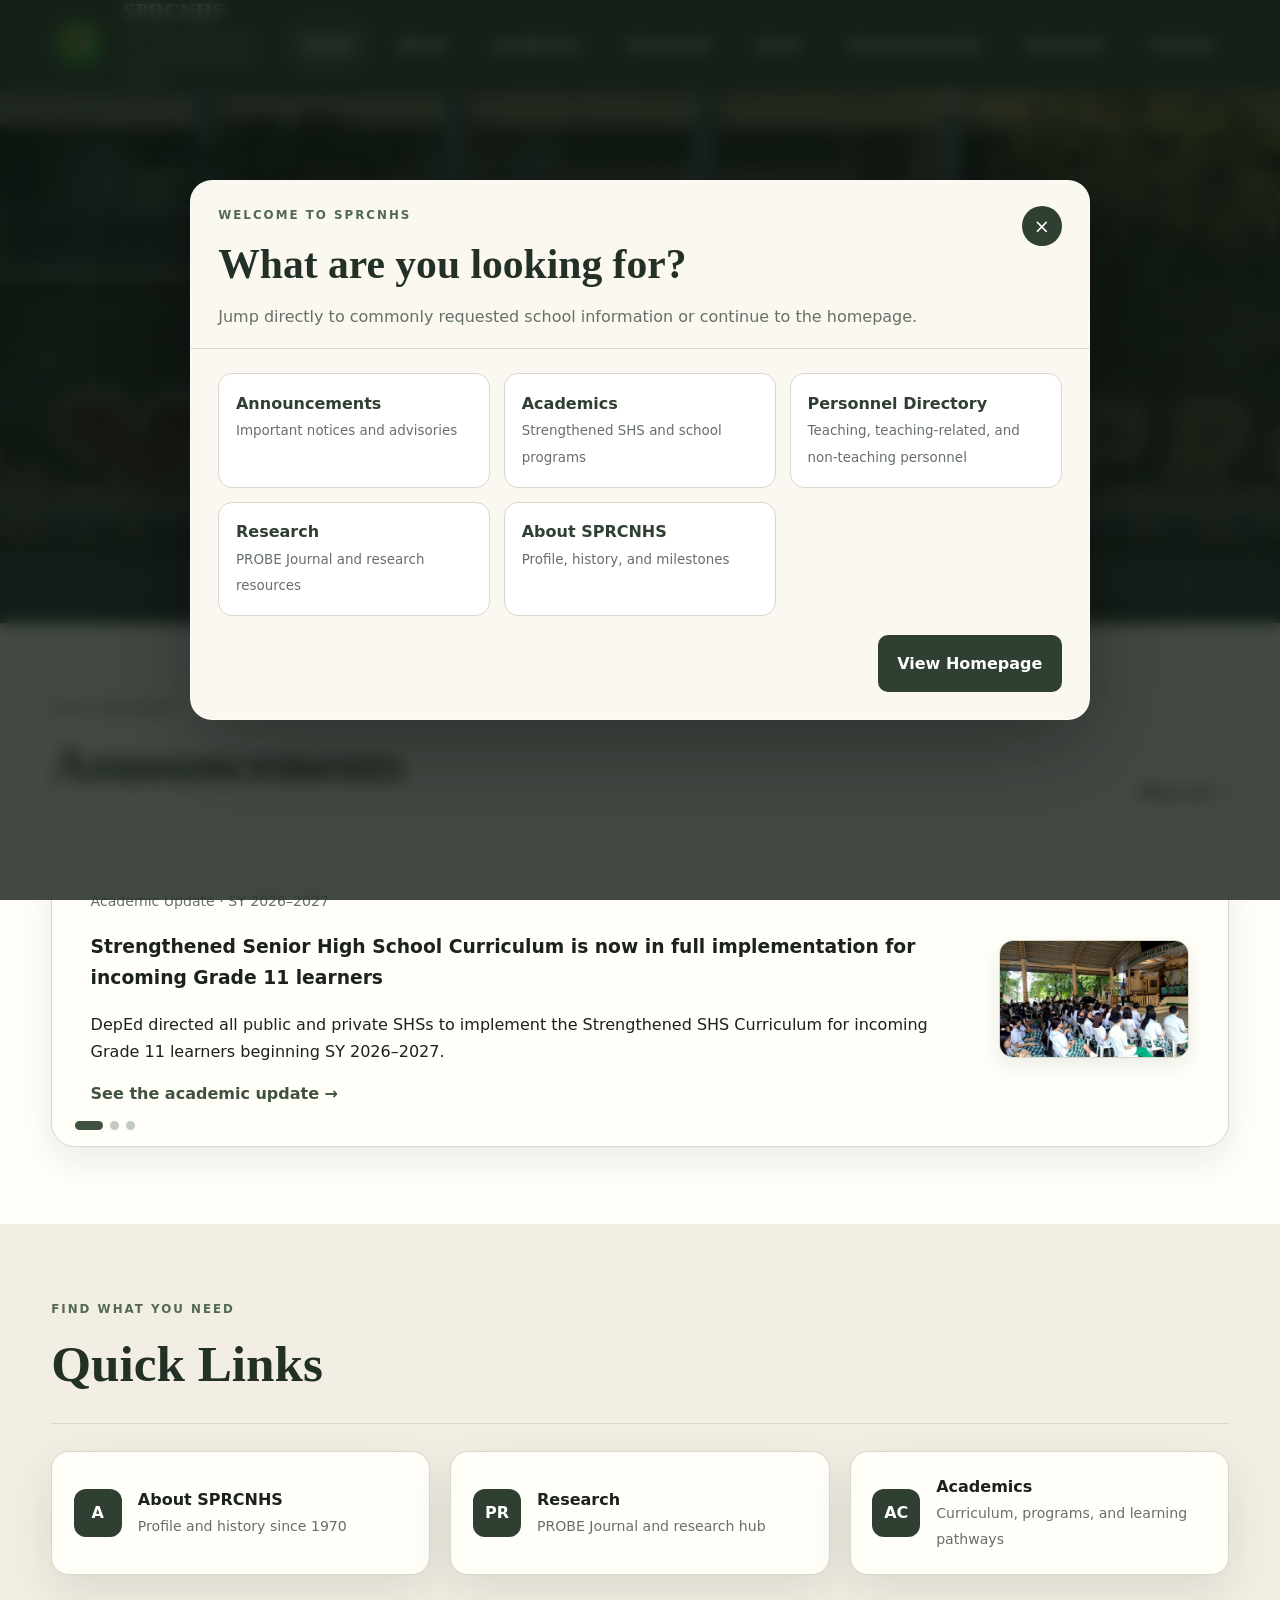
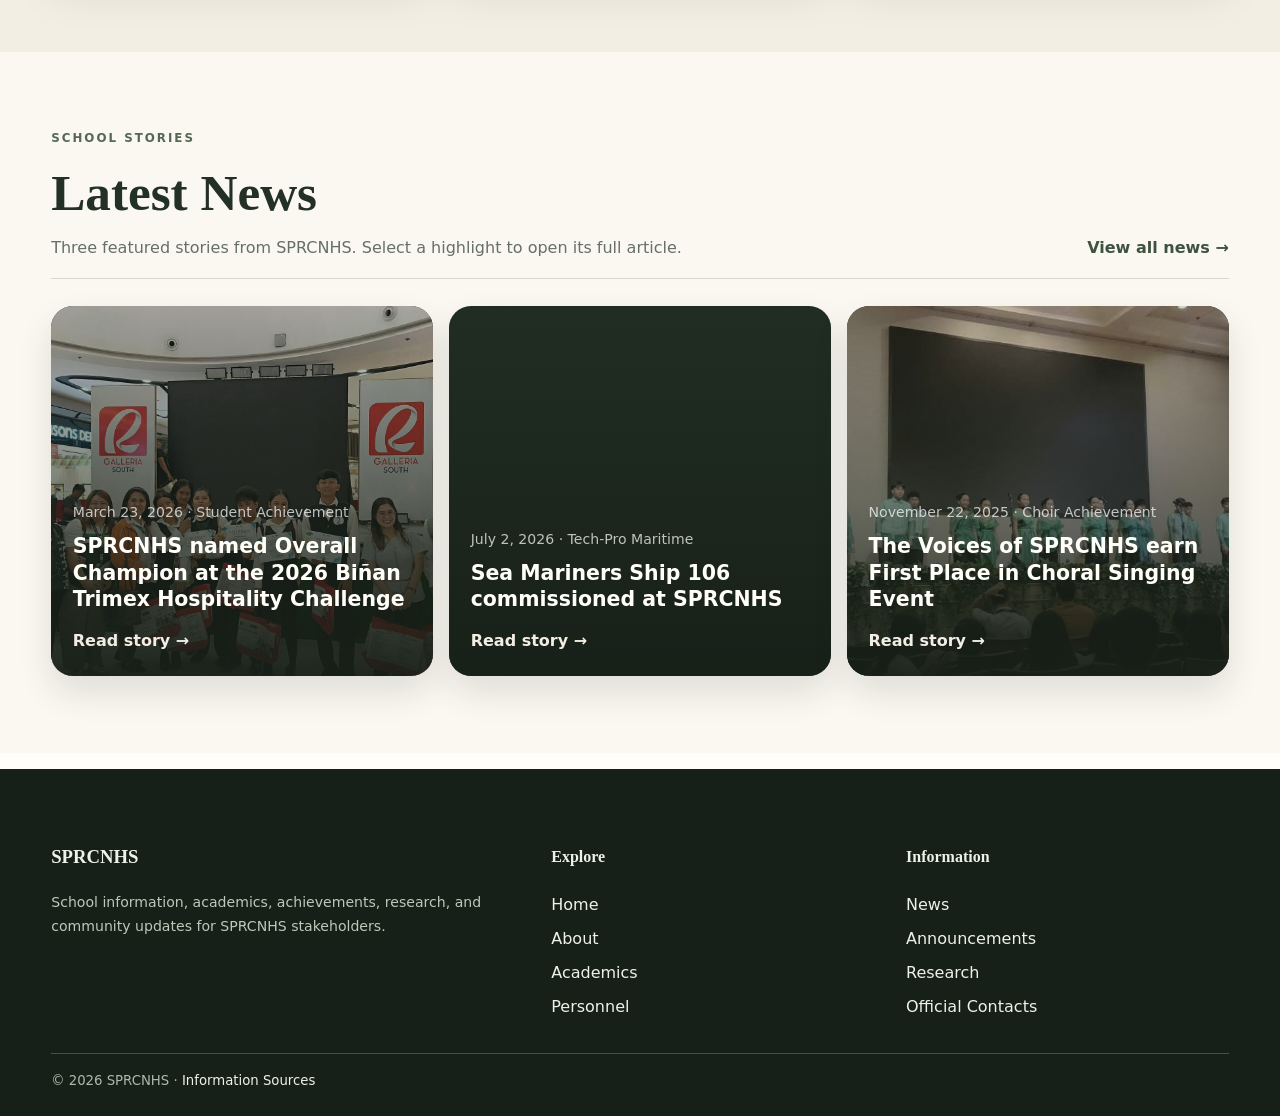
<file: index.html>
<!DOCTYPE html>
<html lang="en">
 <head>
  <meta charset="utf-8"/>
  <meta content="width=device-width, initial-scale=1" name="viewport"/>
  <link href="assets/images/school-logo.png" rel="icon" type="image/png"/>
  <title>
   Home | SPRCNHS
  </title>
  <link href="css/style.css" rel="stylesheet"/>
 </head>
 <body>
  <header class="site-header">
   <div class="container nav-wrap">
    <a class="brand" href="index.html">
     <img alt="SPRCNHS logo" class="brand-logo" src="assets/images/school-logo.png"/>
     <div class="brand-text">
      <strong>
       SPRCNHS
      </strong>
      <span>
       San Pedro Relocation Center National High School
      </span>
     </div>
    </a>
    <button aria-expanded="false" class="menu-btn" type="button">
     Menu
    </button>
    <nav aria-label="Primary navigation" class="nav">
     <a href="index.html">
      Home
     </a>
     <a href="about.html">
      About
     </a>
     <a href="academics.html">
      Academics
     </a>
     <a href="personnel.html">
      Personnel
     </a>
     <a href="news.html">
      News
     </a>
     <a href="announcements.html">
      Announcements
     </a>
     <a href="research.html">
      Research
     </a>
     <a href="contact.html">
      Contact
     </a>
    </nav>
   </div>
  </header>
  <div aria-labelledby="welcome-title" aria-modal="true" class="welcome-overlay" id="welcome-overlay" role="dialog">
   <div class="welcome-dialog">
    <div class="welcome-head">
     <div>
      <div class="eyebrow">
       Welcome to SPRCNHS
      </div>
      <h2 id="welcome-title">
       What are you looking for?
      </h2>
      <p>
       Jump directly to commonly requested school information or continue to the homepage.
      </p>
     </div>
     <button aria-label="Close" class="close-modal" data-close-welcome="" type="button">
      &times;
     </button>
    </div>
    <div class="welcome-body">
     <div class="recommend-grid">
      <a class="recommend-card" href="announcements.html">
       <strong>
        Announcements
       </strong>
       <span>
        Important notices and advisories
       </span>
      </a>
      <a class="recommend-card" href="academics.html">
       <strong>
        Academics
       </strong>
       <span>
        Strengthened SHS and school programs
       </span>
      </a>
      <a class="recommend-card" href="personnel.html">
       <strong>
        Personnel Directory
       </strong>
       <span>
        Teaching, teaching-related, and non-teaching personnel
       </span>
      </a>
      <a class="recommend-card" href="research.html">
       <strong>
        Research
       </strong>
       <span>
        PROBE Journal and research resources
       </span>
      </a>
      <a class="recommend-card" href="about.html">
       <strong>
        About SPRCNHS
       </strong>
       <span>
        Profile, history, and milestones
       </span>
      </a>
     </div>
     <div class="welcome-footer">
      <button class="btn btn-green" data-close-welcome="" type="button">
       View Homepage
      </button>
     </div>
    </div>
   </div>
  </div>
  <main>
   <section class="school-identity-hero" data-hero-carousel="" data-interval="6500">
    <div aria-hidden="true" class="hero-background-carousel">
     <div aria-hidden="true" class="hero-bg-slide active" data-hero-slide="" style="background-image:url('assets/images/school-campus-love-sprcnhs.png')">
     </div>
     <div aria-hidden="true" class="hero-bg-slide" data-hero-slide="" style="background-image:url('assets/images/adminbldg.png')">
     </div>
     <div aria-hidden="true" class="hero-bg-slide" data-hero-slide="" style="background-image:url('assets/images/voices-sprcnhs-medals-group.png')">
     </div>
     <div aria-hidden="true" class="hero-bg-slide" data-hero-slide="" style="background-image:url('assets/images/adopt-a-ship1.png')">
     </div>
     <div aria-hidden="true" class="hero-bg-slide" data-hero-slide="" style="background-image:url('assets/images/homepage-carousel-school-event.png')">
     </div>
     <div aria-hidden="true" class="hero-bg-slide" data-hero-slide="" style="background-image:url('assets/images/homepage-carousel-scout-investiture-2026.png')">
     </div>
     <div aria-hidden="true" class="hero-bg-slide" data-hero-slide="" style="background-image:url('assets/images/homepage-carousel-student-assembly.png')">
     </div>
     <div aria-hidden="true" class="hero-bg-slide" data-hero-slide="" style="background-image:url('assets/images/homepage-carousel-school-activity.png')">
     </div>
     <div aria-hidden="true" class="hero-bg-slide" data-hero-slide="" style="background-image:url('assets/images/adopt-a-ship2.png')">
     </div>
     <div aria-hidden="true" class="hero-bg-slide" data-hero-slide="" style="background-image:url('assets/images/sea-mariners.jpg')">
     </div>
     <div aria-hidden="true" class="hero-bg-slide" data-hero-slide="" style="background-image:url('assets/images/binan-trimex.jpg')">
     </div>
    </div>
    <div aria-hidden="true" class="hero-carousel-shade">
    </div>
    <button aria-label="Previous background image" class="hero-arrow hero-arrow-prev" data-hero-prev="" type="button">
     &lsaquo;
    </button>
    <button aria-label="Next background image" class="hero-arrow hero-arrow-next" data-hero-next="" type="button">
     &rsaquo;
    </button>
    <div class="container school-identity-inner reveal">
     <div class="school-name-kicker">
      San Pedro Relocation Center National High School
     </div>
     <div class="school-logo-wrap">
      <img alt="SPRCNHS school logo" class="school-hero-logo" src="assets/images/school-logo.png"/>
     </div>
     <div aria-label="Education office logos" class="partner-logo-row">
      <img alt="Schools Division Office logo" class="partner-logo" src="assets/images/schools-division-office-logo.png"/>
      <img alt="Department of Education logo" class="partner-logo" src="assets/images/deped-logo.png"/>
      <img alt="Regional Office logo" class="partner-logo" src="assets/images/deped-calabarzon-logo.png"/>
     </div>
     <h1 class="school-motto">
      &ldquo;The Home of Champions.&rdquo;
     </h1>
    </div>
    <div class="hero-carousel-footer">
     <div aria-label="Homepage background gallery" class="hero-dots">
      <button aria-label="Show background image 1" class="hero-dot active" data-hero-dot="0" type="button">
      </button>
      <button aria-label="Show background image 2" class="hero-dot" data-hero-dot="1" type="button">
      </button>
      <button aria-label="Show background image 3" class="hero-dot" data-hero-dot="2" type="button">
      </button>
      <button aria-label="Show background image 4" class="hero-dot" data-hero-dot="3" type="button">
      </button>
      <button aria-label="Show background image 5" class="hero-dot" data-hero-dot="4" type="button">
      </button>
      <button aria-label="Show background image 6" class="hero-dot" data-hero-dot="5" type="button">
      </button>
      <button aria-label="Show background image 7" class="hero-dot" data-hero-dot="6" type="button">
      </button>
      <button aria-label="Show background image 8" class="hero-dot" data-hero-dot="7" type="button">
      </button>
      <button aria-label="Show background image 9" class="hero-dot" data-hero-dot="8" type="button">
      </button>
      <button aria-label="Show background image 10" class="hero-dot" data-hero-dot="9" type="button">
      </button>
      <button aria-label="Show background image 11" class="hero-dot" data-hero-dot="10" type="button">
      </button>
     </div>
     <button aria-label="Pause carousel" aria-pressed="false" class="hero-pause" data-hero-pause="" type="button">
      <span aria-hidden="true" class="hero-control-icon">
       ⏸
      </span>
     </button>
     <button aria-pressed="false" class="hero-music" data-hero-music="" type="button">
      Play music
     </button>
    </div>
    <audio id="homepage-bgm" loop="" playsinline="" preload="none" src="assets/audio/Bagong%20Pilipinas%20Hymn.mp3">
    </audio>
   </section>
   <section>
    <div class="container">
     <div class="section-head">
      <div>
       <div class="eyebrow">
        Stay updated
       </div>
       <h2>
        Announcements
       </h2>
      </div>
      <a class="link-arrow" href="announcements.html">
       View all &rarr;
      </a>
     </div>
     <div class="rotator" data-interval="10000" data-rotator="">
      <article class="rotator-slide active">
       <div class="announcement-copy">
        <div class="meta">
         Academic Update &middot; SY 2026&ndash;2027
        </div>
        <h3>
         Strengthened Senior High School Curriculum is now in full implementation for incoming Grade 11 learners
        </h3>
        <p>
         DepEd directed all public and private SHSs to implement the Strengthened SHS Curriculum for incoming Grade 11 learners beginning SY 2026&ndash;2027.
        </p>
        <a class="link-arrow" href="academics.html">
         See the academic update &rarr;
        </a>
       </div>
       <div aria-hidden="true" class="announcement-thumb">
        <img alt="" src="assets/images/homepage-carousel-student-assembly.png"/>
       </div>
      </article>
      <article class="rotator-slide">
       <div class="announcement-copy">
        <div class="meta">
         Curriculum &amp; Learning
        </div>
        <h3>
         Official Strengthened SHS curriculum guides and learning resources
        </h3>
        <p>
         Students and teachers can use the Academics page to reach official DepEd curriculum information and school learning pathways.
        </p>
       </div>
       <div aria-hidden="true" class="announcement-thumb">
        <img alt="" src="assets/images/announcement-strengthened-shs.png"/>
       </div>
      </article>
      <article class="rotator-slide">
       <div class="announcement-copy">
        <div class="meta">
         Website Evaluation
        </div>
        <h3>
         Help improve the SPRCNHS website
        </h3>
        <p>
         The evaluation reminder appears throughout the website every minute and links to the research team's Google Form.
        </p>
        <a class="link-arrow" href="https://forms.gle/BQADoaQvHX5dyZUE6" rel="noopener noreferrer" target="_blank">
         Open evaluation form &rarr;
        </a>
       </div>
       <div aria-hidden="true" class="announcement-thumb">
        <img alt="" src="assets/images/website-evaluation-feedback.png"/>
       </div>
      </article>
      <div aria-label="Announcement controls" class="rotator-controls">
      </div>
     </div>
    </div>
   </section>
   <section class="quick-links">
    <div class="container">
     <div class="section-head">
      <div>
       <div class="eyebrow">
        Find what you need
       </div>
       <h2>
        Quick Links
       </h2>
      </div>
     </div>
     <div class="grid grid-3">
      <a class="card quick-link" href="about.html">
       <span class="icon">
        A
       </span>
       <span>
        <strong>
         About SPRCNHS
        </strong>
        <br/>
        <span class="meta">
         Profile and history since 1970
        </span>
       </span>
      </a>
      <a class="card quick-link" href="research.html">
       <span class="icon">
        PR
       </span>
       <span>
        <strong>
         Research
        </strong>
        <br/>
        <span class="meta">
         PROBE Journal and research hub
        </span>
       </span>
      </a>
        <a class="card quick-link" href="academics.html">
         <span class="icon">
          AC
         </span>
         <span>
          <strong>
           Academics
          </strong>
          <br/>
          <span class="meta">
           Curriculum, programs, and learning pathways
          </span>
         </span>
        </a>
     </div>
    </div>
   </section>
   <section class="home-news-highlights">
    <div class="container">
     <div class="section-head">
      <div>
       <div class="eyebrow">
        School Stories
       </div>
       <h2>
        Latest News
       </h2>
       <p class="section-intro">
        Three featured stories from SPRCNHS. Select a highlight to open its full article.
       </p>
      </div>
      <a class="link-arrow" href="news.html">
       View all news &rarr;
      </a>
     </div>
     <div class="news-banner-grid">
      <a class="news-banner-card" href="news/hospitality-champion.html">
       <div class="news-banner-bg" style='background-image:linear-gradient(to top,rgba(23,32,24,.96),rgba(23,32,24,.18)),url("assets/images/binan-trimex.jpg")'>
       </div>
       <div class="news-banner-content">
        <div class="meta">
         March 23, 2026 &middot; Student Achievement
        </div>
        <h3>
         SPRCNHS named Overall Champion at the 2026 Bi&ntilde;an Trimex Hospitality Challenge
        </h3>
        <span class="news-banner-read">
         Read story &rarr;
        </span>
       </div>
      </a>
      <a class="news-banner-card" href="news/sea-mariners-ship-106.html">
       <div class="news-banner-bg" style='background-image:linear-gradient(to top,rgba(23,32,24,.96),rgba(23,32,24,.18)),url("https://ptcmaritime.com/wp-content/uploads/2026/07/Sea-Mariners-formally-commissions-2.jpg")'>
       </div>
       <div class="news-banner-content">
        <div class="meta">
         July 2, 2026 &middot; Tech-Pro Maritime
        </div>
        <h3>
         Sea Mariners Ship 106 commissioned at SPRCNHS
        </h3>
        <span class="news-banner-read">
         Read story &rarr;
        </span>
       </div>
      </a>
      <a class="news-banner-card" href="news/voices-sprcnhs-first-place-2025.html">
       <div class="news-banner-bg" style='background-image:linear-gradient(to top,rgba(23,32,24,.96),rgba(23,32,24,.18)),url("assets/images/voices-sprcnhs-stage-performance.png")'>
       </div>
       <div class="news-banner-content">
        <div class="meta">
         November 22, 2025 &middot; Choir Achievement
        </div>
        <h3>
         The Voices of SPRCNHS earn First Place in Choral Singing Event
        </h3>
        <span class="news-banner-read">
         Read story &rarr;
        </span>
       </div>
      </a>
     </div>
    </div>
   </section>
  </main>
  <footer>
   <div class="container">
    <div class="footer-grid">
     <div>
      <h3>
       SPRCNHS
      </h3>
      <p class="small">
       School information, academics, achievements, research, and community updates for SPRCNHS stakeholders.
      </p>
     </div>
     <div>
      <h4>
       Explore
      </h4>
      <p class="footer-links">
       <a href="index.html">
        Home
       </a>
       <a href="about.html">
        About
       </a>
       <a href="academics.html">
        Academics
       </a>
       <a href="personnel.html">
        Personnel
       </a>
      </p>
     </div>
     <div>
      <h4>
       Information
      </h4>
      <p class="footer-links">
       <a href="news.html">
        News
       </a>
       <a href="announcements.html">
        Announcements
       </a>
       <a href="research.html">
        Research
       </a>
       <a href="contact.html">
        Official Contacts
       </a>
      </p>
     </div>
    </div>
    <div class="footer-bottom">
     &copy;
     <span data-year="">
     </span>
     SPRCNHS &middot;
     <a href="sources.html">
      Information Sources
     </a>
    </div>
   </div>
  </footer>
  <script src="js/script.js">
  </script>
 </body>
</html>
</file>
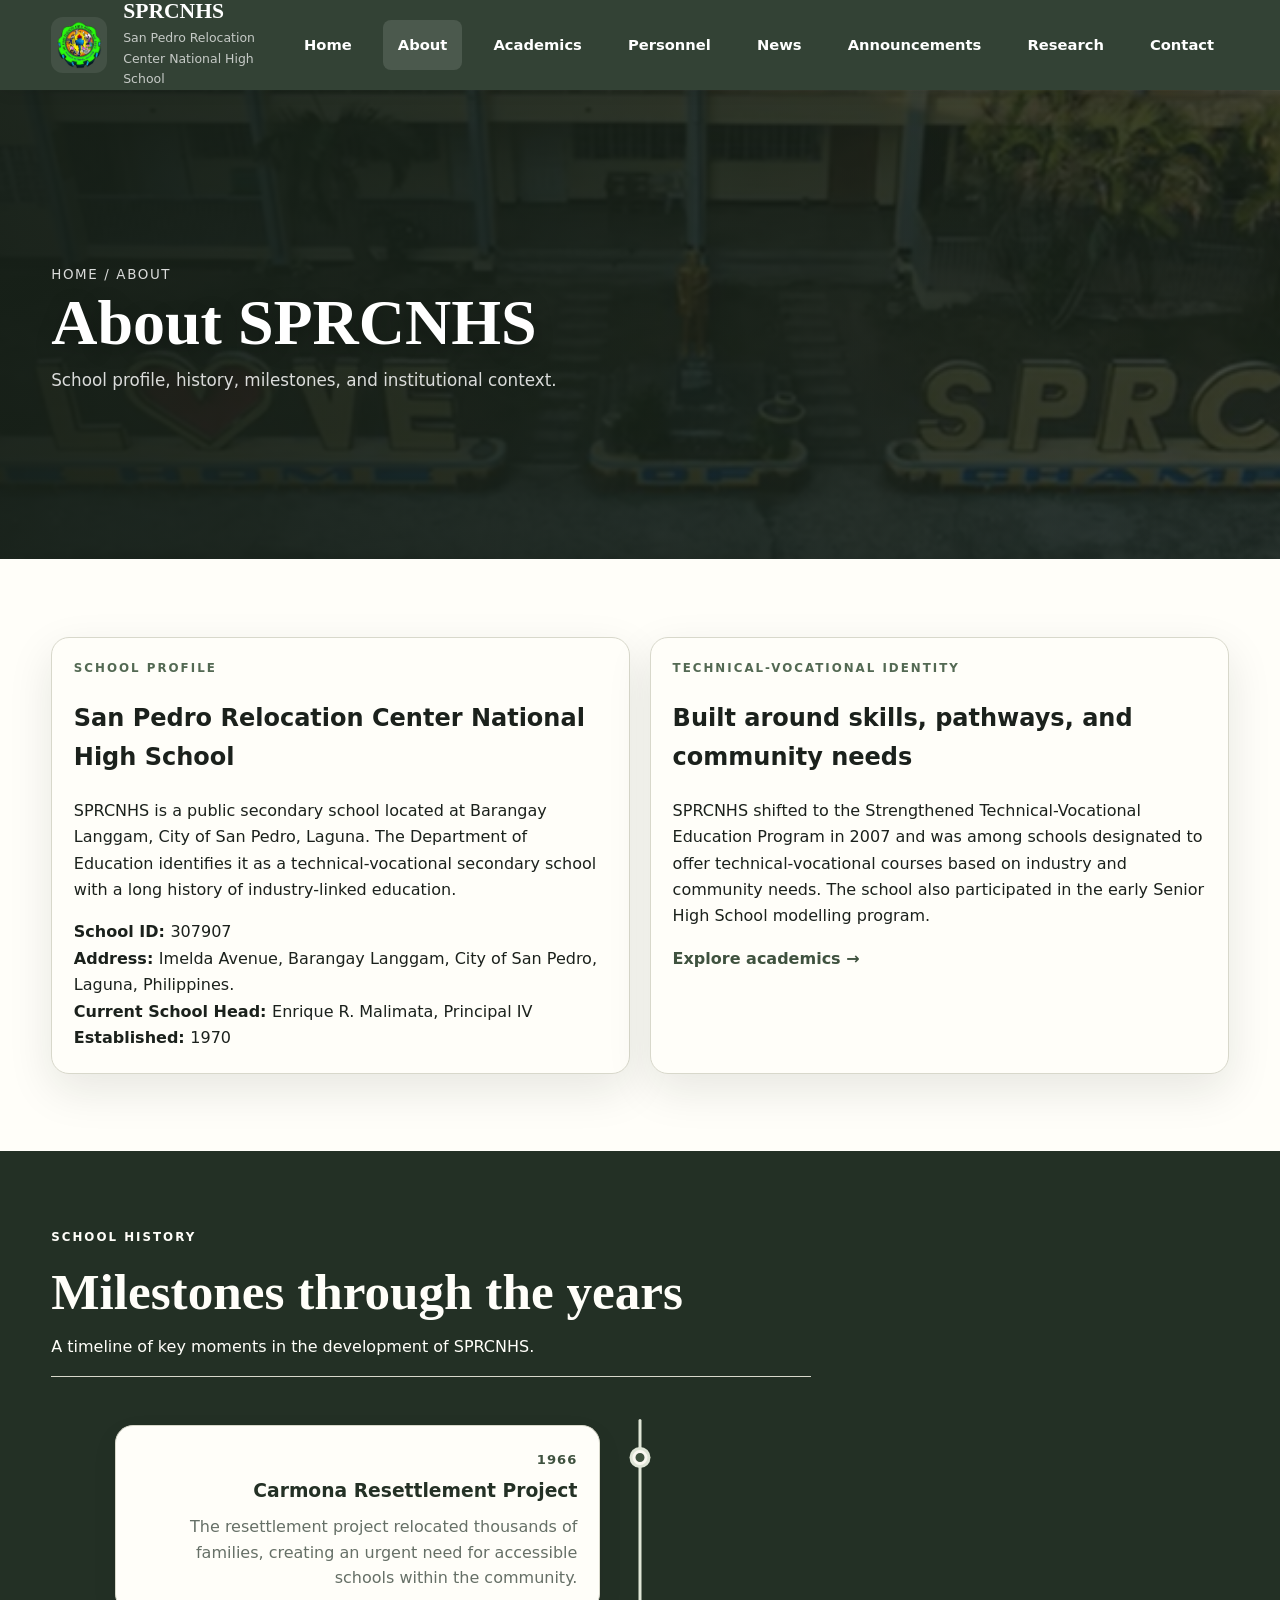
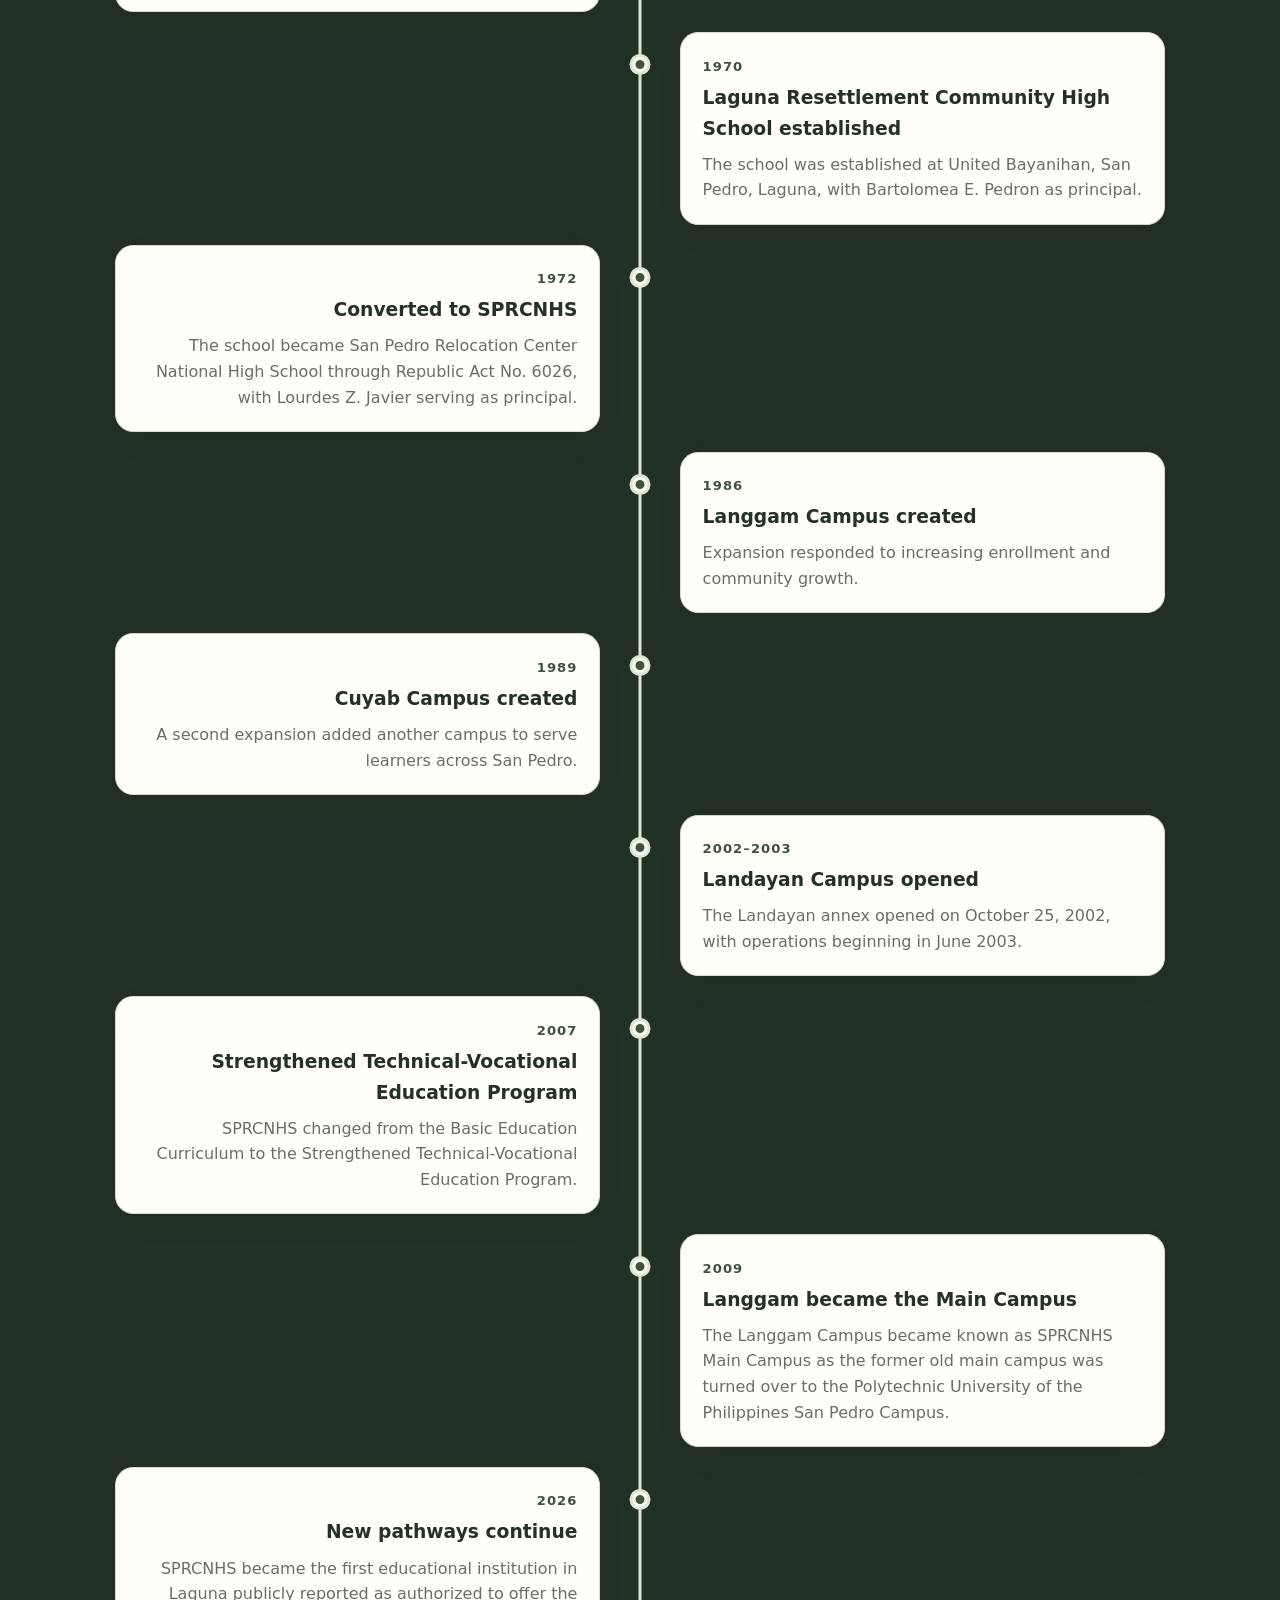
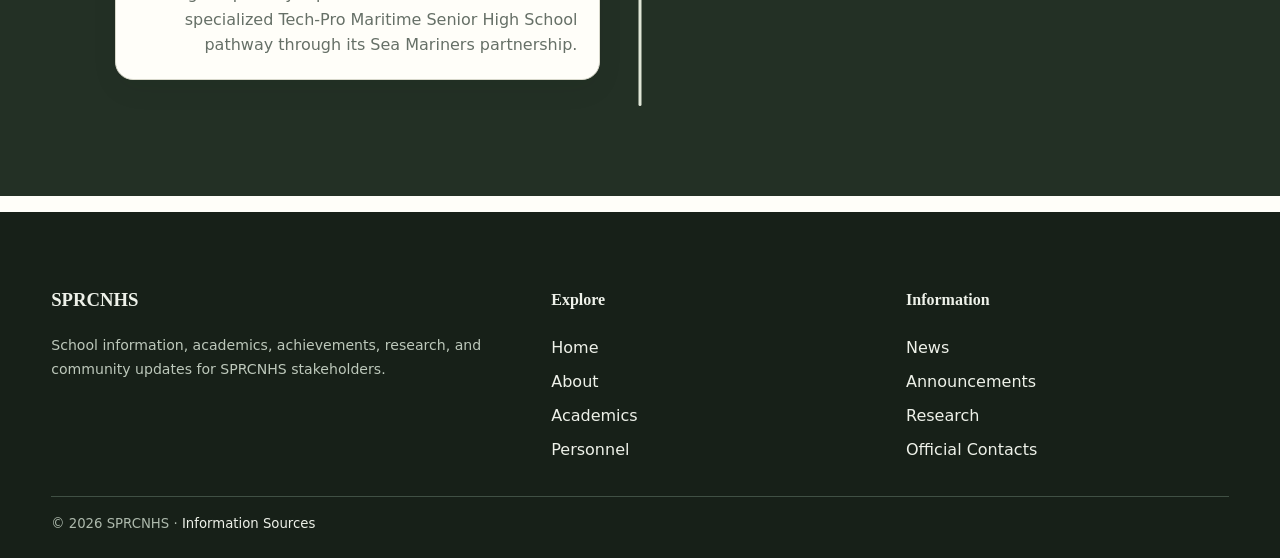
<file: about.html>
<!DOCTYPE html>
<html lang="en">
 <head>
  <meta charset="utf-8"/>
  <meta content="width=device-width, initial-scale=1" name="viewport"/>
  <link href="assets/images/school-logo.png" rel="icon" type="image/png"/>
  <title>
   About | SPRCNHS
  </title>
  <link href="css/style.css" rel="stylesheet"/>
 </head>
 <body>
  <header class="site-header">
   <div class="container nav-wrap">
    <a class="brand" href="index.html">
     <img alt="SPRCNHS logo" class="brand-logo" src="assets/images/school-logo.png"/>
     <div class="brand-text">
      <strong>
       SPRCNHS
      </strong>
      <span>
       San Pedro Relocation Center National High School
      </span>
     </div>
    </a>
    <button aria-expanded="false" class="menu-btn" type="button">
     Menu
    </button>
    <nav aria-label="Primary navigation" class="nav">
     <a href="index.html">
      Home
     </a>
     <a href="about.html">
      About
     </a>
     <a href="academics.html">
      Academics
     </a>
     <a href="personnel.html">
      Personnel
     </a>
     <a href="news.html">
      News
     </a>
     <a href="announcements.html">
      Announcements
     </a>
     <a href="research.html">
      Research
     </a>
     <a href="contact.html">
      Contact
     </a>
    </nav>
   </div>
  </header>
  <main>
   <section class="page-hero about-photo-hero">
    <div class="about-photo-overlay">
    </div>
    <div class="container about-photo-content reveal">
     <div class="breadcrumb">
      Home / About
     </div>
     <h1>
      About SPRCNHS
     </h1>
     <p>
      School profile, history, milestones, and institutional context.
     </p>
    </div>
   </section>
   <section>
    <div class="container grid grid-2">
     <article class="card">
      <div class="eyebrow">
       School Profile
      </div>
      <h2>
       San Pedro Relocation Center National High School
      </h2>
      <p>
       SPRCNHS is a public secondary school located at Barangay Langgam, City of San Pedro, Laguna. The Department of Education identifies it as a technical-vocational secondary school with a long history of industry-linked education.
      </p>
      <div class="fact-list">
       <div>
        <strong>
         School ID:
        </strong>
        <span>
         307907
        </span>
       </div>
       <div>
        <strong>
         Address:
        </strong>
        <span>
         Imelda Avenue, Barangay Langgam, City of San Pedro, Laguna, Philippines.
        </span>
       </div>
       <div>
        <strong>
         Current School Head:
        </strong>
        <span>
         Enrique R. Malimata, Principal IV
        </span>
       </div>
       <div>
        <strong>
         Established:
        </strong>
        <span>
         1970
        </span>
       </div>
      </div>
     </article>
     <article class="card">
      <div class="eyebrow">
       Technical-Vocational Identity
      </div>
      <h2>
       Built around skills, pathways, and community needs
      </h2>
      <p>
       SPRCNHS shifted to the Strengthened Technical-Vocational Education Program in 2007 and was among schools designated to offer technical-vocational courses based on industry and community needs. The school also participated in the early Senior High School modelling program.
      </p>
      <a class="link-arrow" href="academics.html">
       Explore academics &rarr;
      </a>
     </article>
    </div>
   </section>
   <section class="timeline-section redesigned-timeline">
    <div class="container">
     <div class="section-head timeline-intro">
      <div>
       <div class="eyebrow">
        School History
       </div>
       <h2>
        Milestones through the years
       </h2>
       <p class="section-intro">
        A timeline of key moments in the development of SPRCNHS.
       </p>
      </div>
     </div>
     <div class="school-timeline">
      <article class="timeline-event timeline-left">
       <span aria-hidden="true" class="timeline-node">
       </span>
       <div class="timeline-card">
        <span class="timeline-year">
         1966
        </span>
        <h3>
         Carmona Resettlement Project
        </h3>
        <p>
         The resettlement project relocated thousands of families, creating an urgent need for accessible schools within the community.
        </p>
       </div>
      </article>
      <article class="timeline-event timeline-right">
       <span aria-hidden="true" class="timeline-node">
       </span>
       <div class="timeline-card">
        <span class="timeline-year">
         1970
        </span>
        <h3>
         Laguna Resettlement Community High School established
        </h3>
        <p>
         The school was established at United Bayanihan, San Pedro, Laguna, with Bartolomea E. Pedron as principal.
        </p>
       </div>
      </article>
      <article class="timeline-event timeline-left">
       <span aria-hidden="true" class="timeline-node">
       </span>
       <div class="timeline-card">
        <span class="timeline-year">
         1972
        </span>
        <h3>
         Converted to SPRCNHS
        </h3>
        <p>
         The school became San Pedro Relocation Center National High School through Republic Act No. 6026, with Lourdes Z. Javier serving as principal.
        </p>
       </div>
      </article>
      <article class="timeline-event timeline-right">
       <span aria-hidden="true" class="timeline-node">
       </span>
       <div class="timeline-card">
        <span class="timeline-year">
         1986
        </span>
        <h3>
         Langgam Campus created
        </h3>
        <p>
         Expansion responded to increasing enrollment and community growth.
        </p>
       </div>
      </article>
      <article class="timeline-event timeline-left">
       <span aria-hidden="true" class="timeline-node">
       </span>
       <div class="timeline-card">
        <span class="timeline-year">
         1989
        </span>
        <h3>
         Cuyab Campus created
        </h3>
        <p>
         A second expansion added another campus to serve learners across San Pedro.
        </p>
       </div>
      </article>
      <article class="timeline-event timeline-right">
       <span aria-hidden="true" class="timeline-node">
       </span>
       <div class="timeline-card">
        <span class="timeline-year">
         2002&ndash;2003
        </span>
        <h3>
         Landayan Campus opened
        </h3>
        <p>
         The Landayan annex opened on October 25, 2002, with operations beginning in June 2003.
        </p>
       </div>
      </article>
      <article class="timeline-event timeline-left">
       <span aria-hidden="true" class="timeline-node">
       </span>
       <div class="timeline-card">
        <span class="timeline-year">
         2007
        </span>
        <h3>
         Strengthened Technical-Vocational Education Program
        </h3>
        <p>
         SPRCNHS changed from the Basic Education Curriculum to the Strengthened Technical-Vocational Education Program.
        </p>
       </div>
      </article>
      <article class="timeline-event timeline-right">
       <span aria-hidden="true" class="timeline-node">
       </span>
       <div class="timeline-card">
        <span class="timeline-year">
         2009
        </span>
        <h3>
         Langgam became the Main Campus
        </h3>
        <p>
         The Langgam Campus became known as SPRCNHS Main Campus as the former old main campus was turned over to the Polytechnic University of the Philippines San Pedro Campus.
        </p>
       </div>
      </article>
      <article class="timeline-event timeline-left">
       <span aria-hidden="true" class="timeline-node">
       </span>
       <div class="timeline-card">
        <span class="timeline-year">
         2026
        </span>
        <h3>
         New pathways continue
        </h3>
        <p>
         SPRCNHS became the first educational institution in Laguna publicly reported as authorized to offer the specialized Tech-Pro Maritime Senior High School pathway through its Sea Mariners partnership.
        </p>
       </div>
      </article>
     </div>
    </div>
   </section>
  </main>
  <footer>
   <div class="container">
    <div class="footer-grid">
     <div>
      <h3>
       SPRCNHS
      </h3>
      <p class="small">
       School information, academics, achievements, research, and community updates for SPRCNHS stakeholders.
      </p>
     </div>
     <div>
      <h4>
       Explore
      </h4>
      <p class="footer-links">
       <a href="index.html">
        Home
       </a>
       <a href="about.html">
        About
       </a>
       <a href="academics.html">
        Academics
       </a>
       <a href="personnel.html">
        Personnel
       </a>
      </p>
     </div>
     <div>
      <h4>
       Information
      </h4>
      <p class="footer-links">
       <a href="news.html">
        News
       </a>
       <a href="announcements.html">
        Announcements
       </a>
       <a href="research.html">
        Research
       </a>
       <a href="contact.html">
        Official Contacts
       </a>
      </p>
     </div>
    </div>
    <div class="footer-bottom">
     &copy;
     <span data-year="">
     </span>
     SPRCNHS &middot;
     <a href="sources.html">
      Information Sources
     </a>
    </div>
   </div>
  </footer>
  <script src="js/script.js">
  </script>
 </body>
</html>
</file>
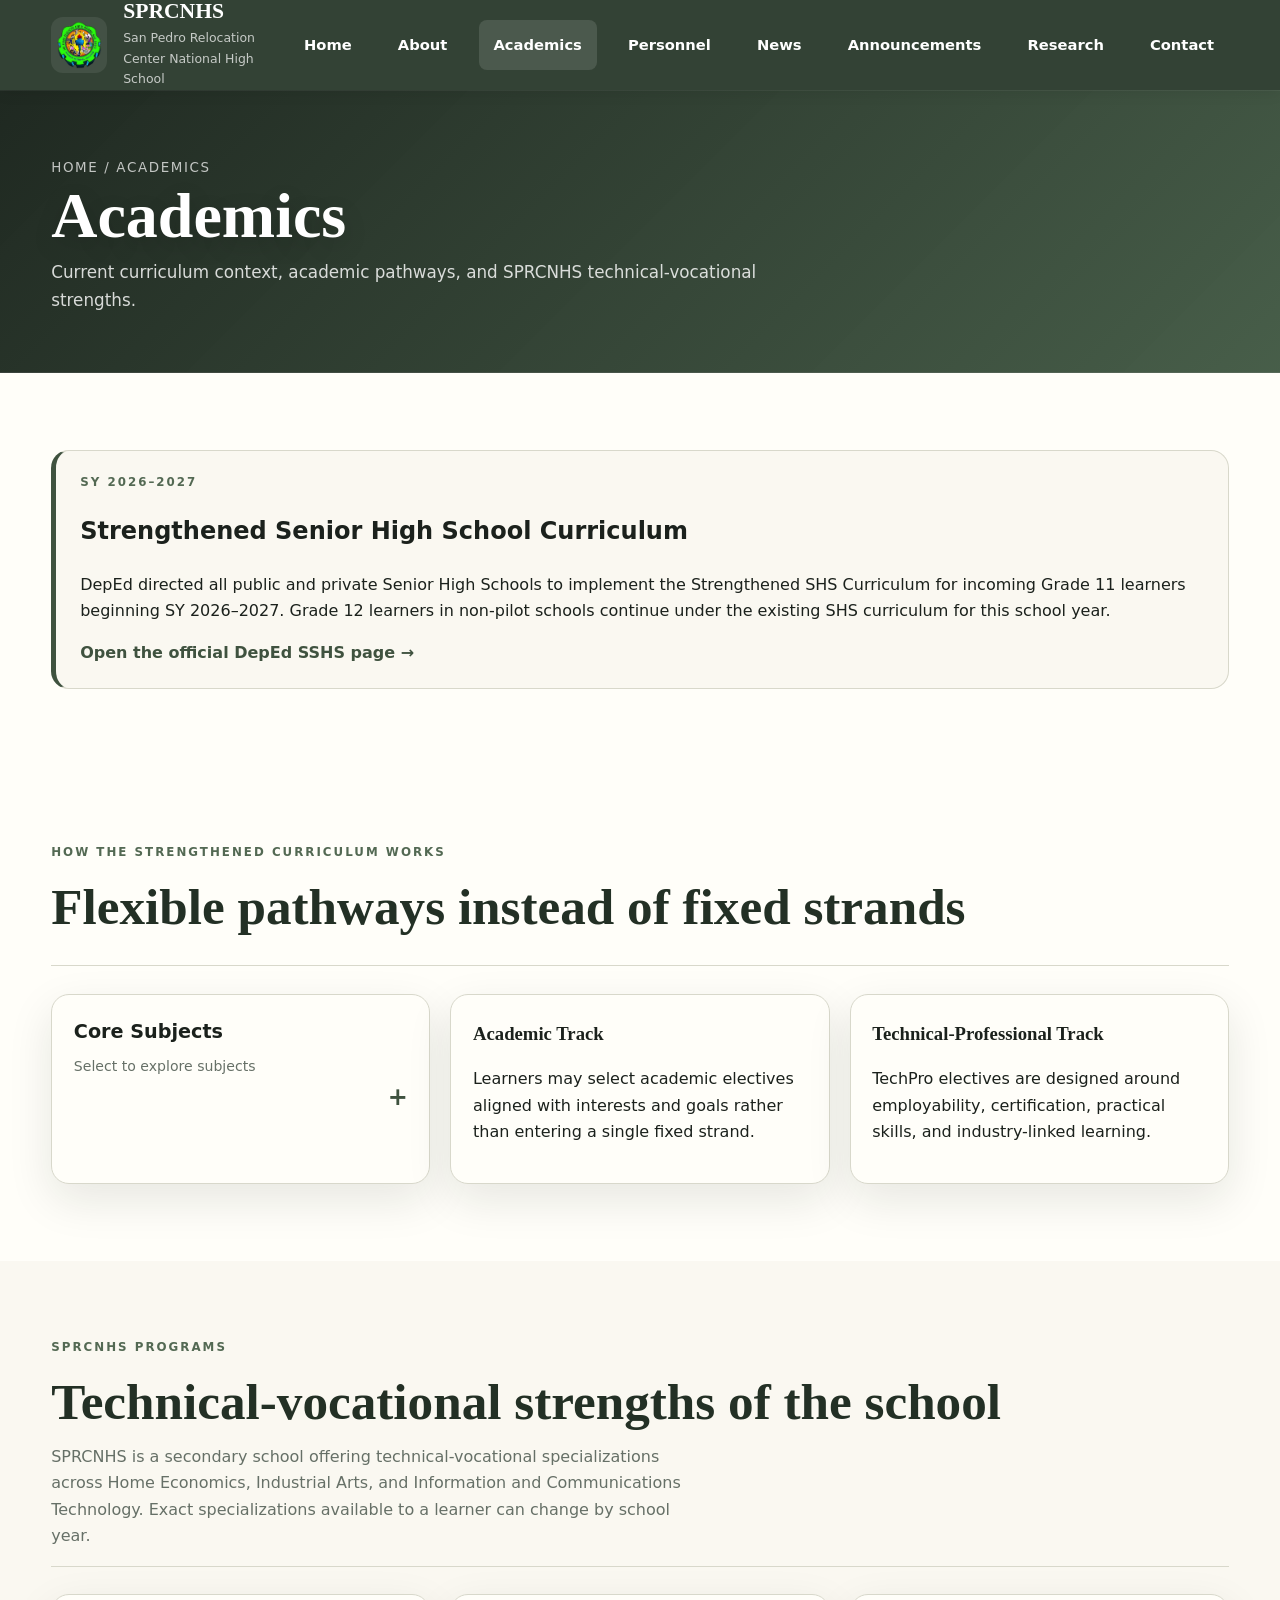
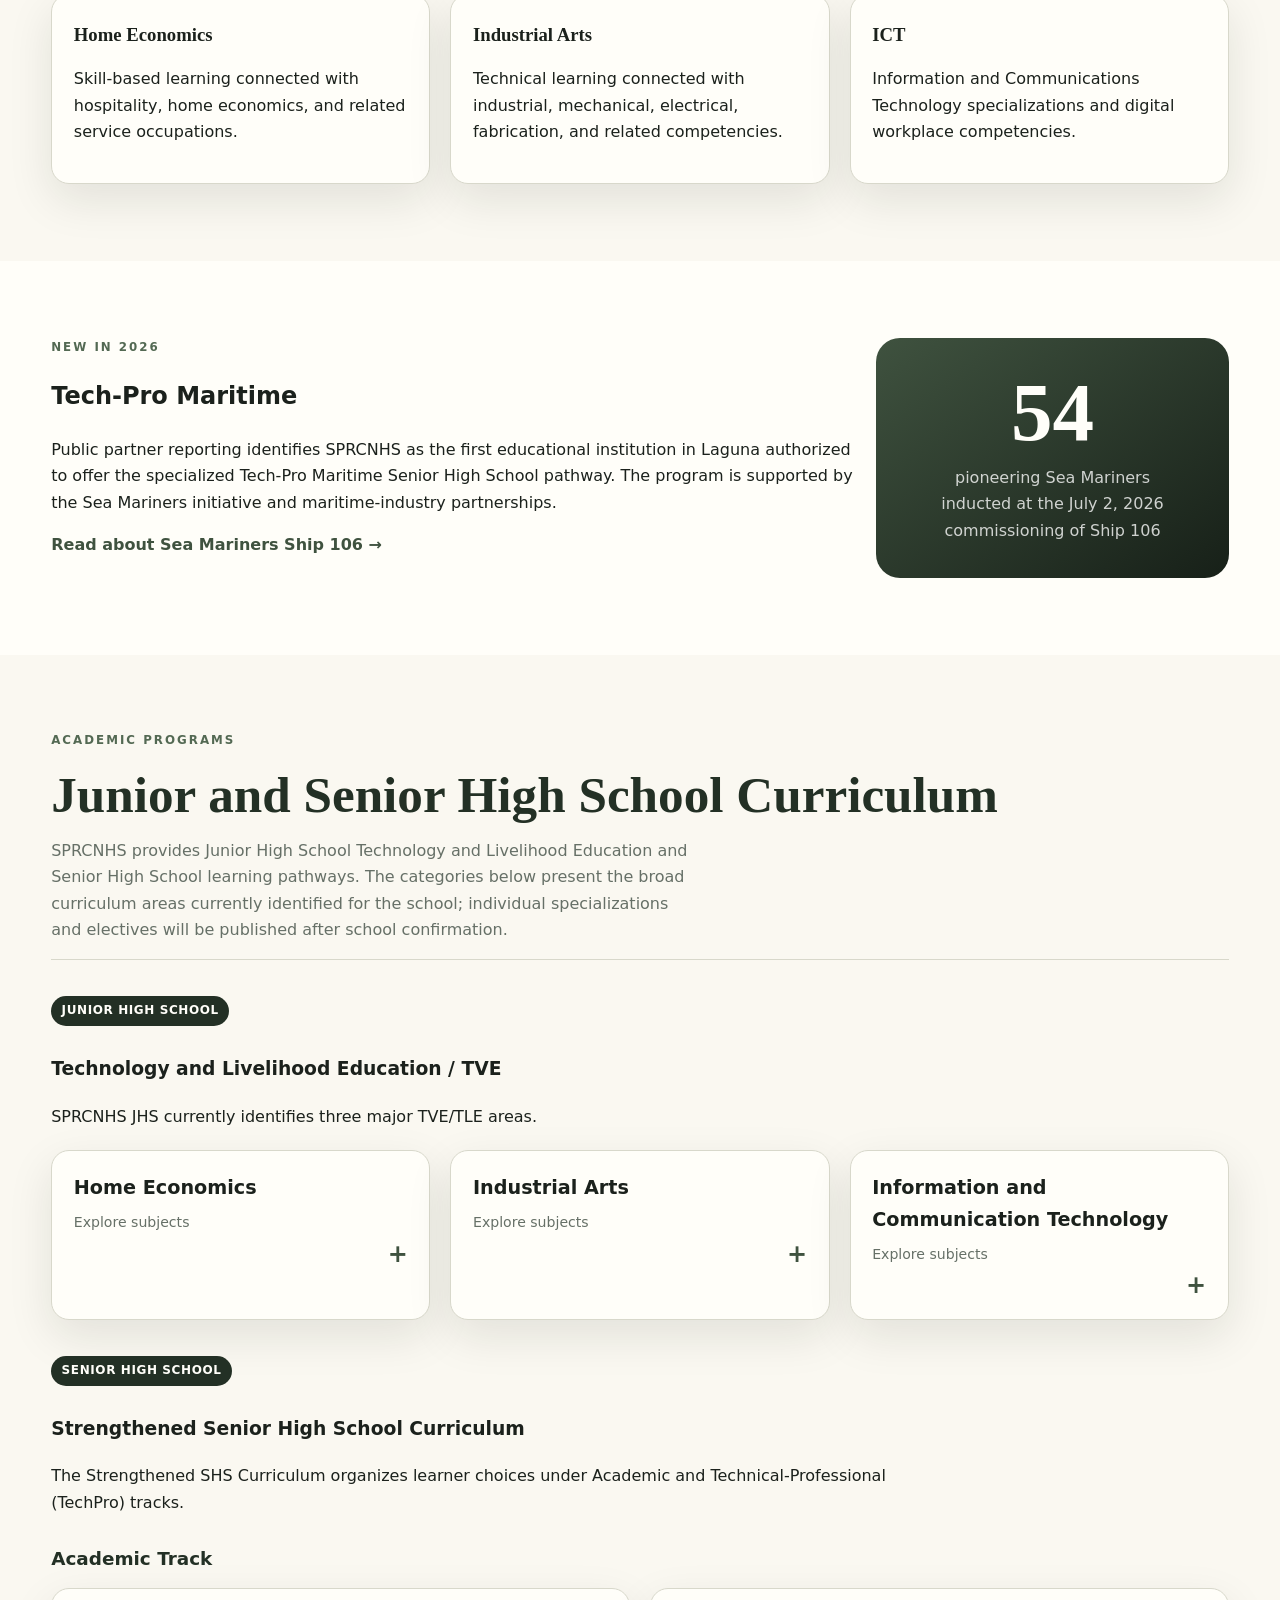
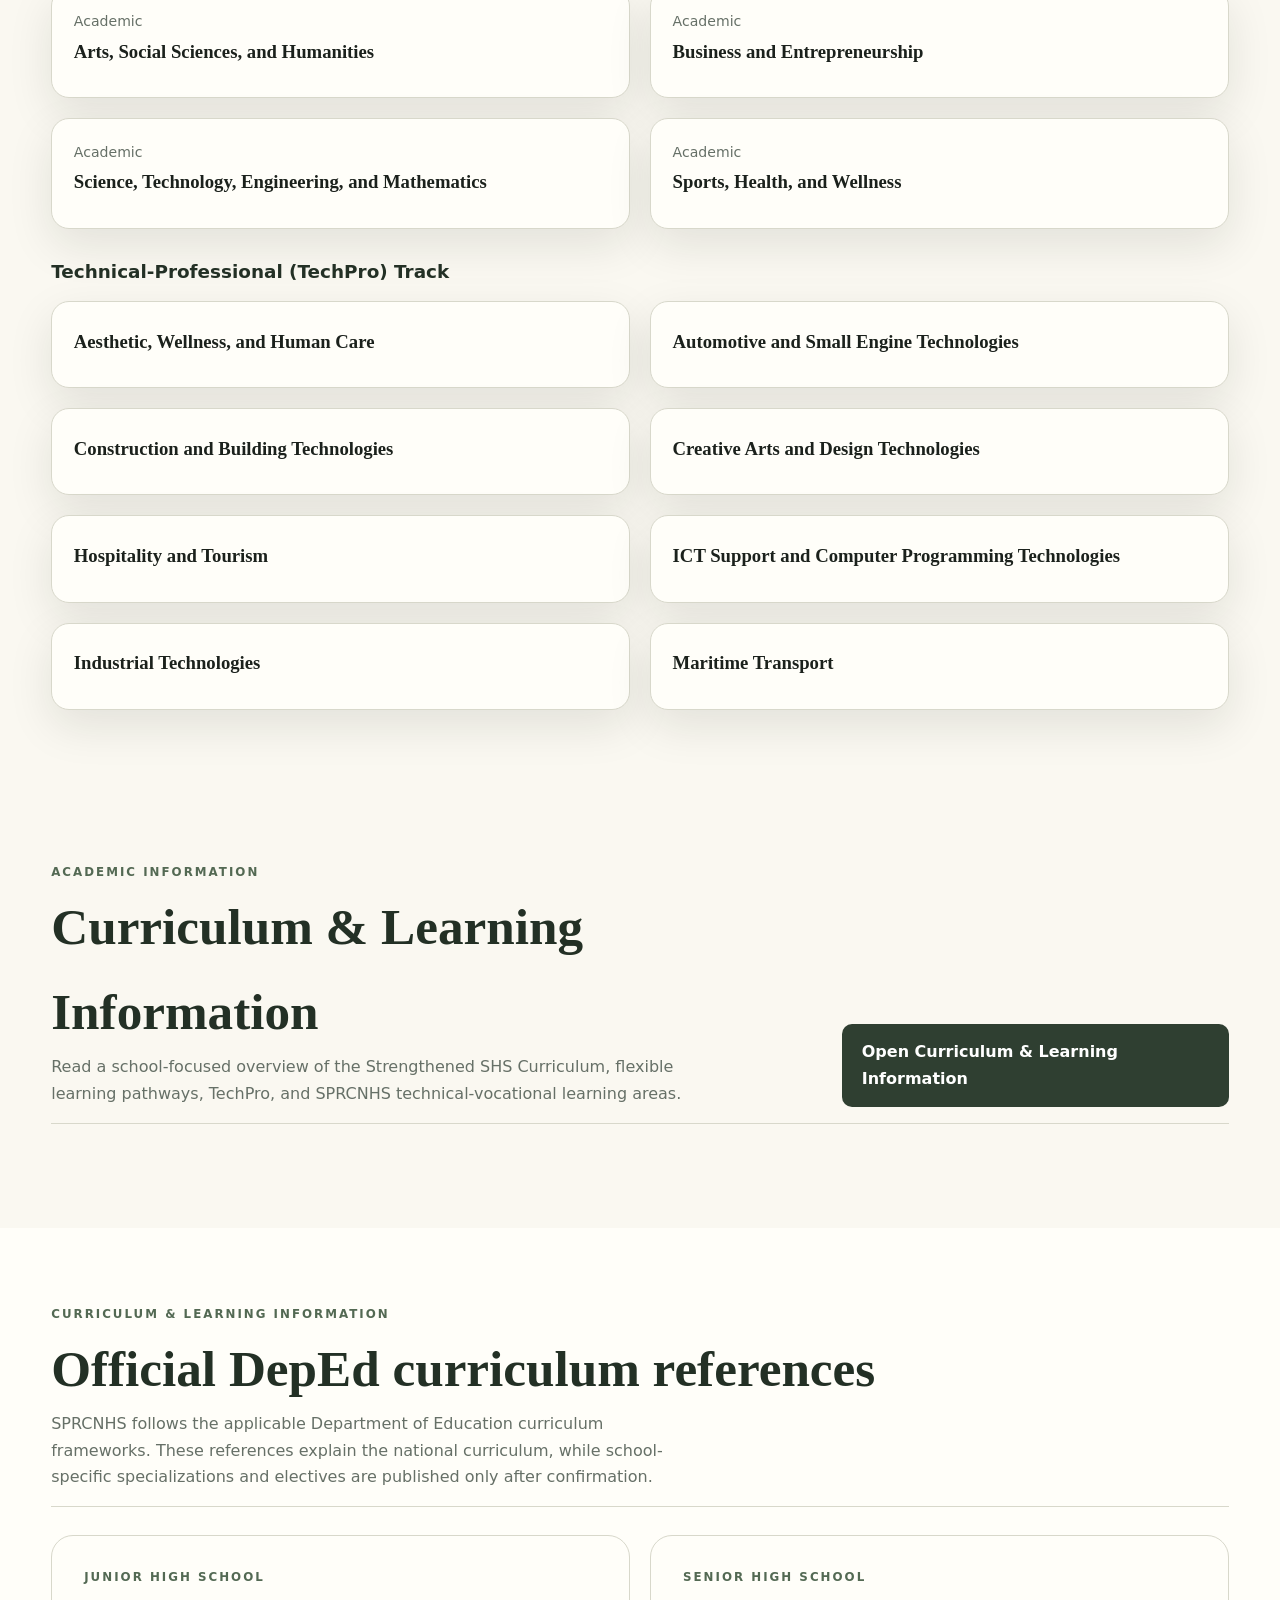
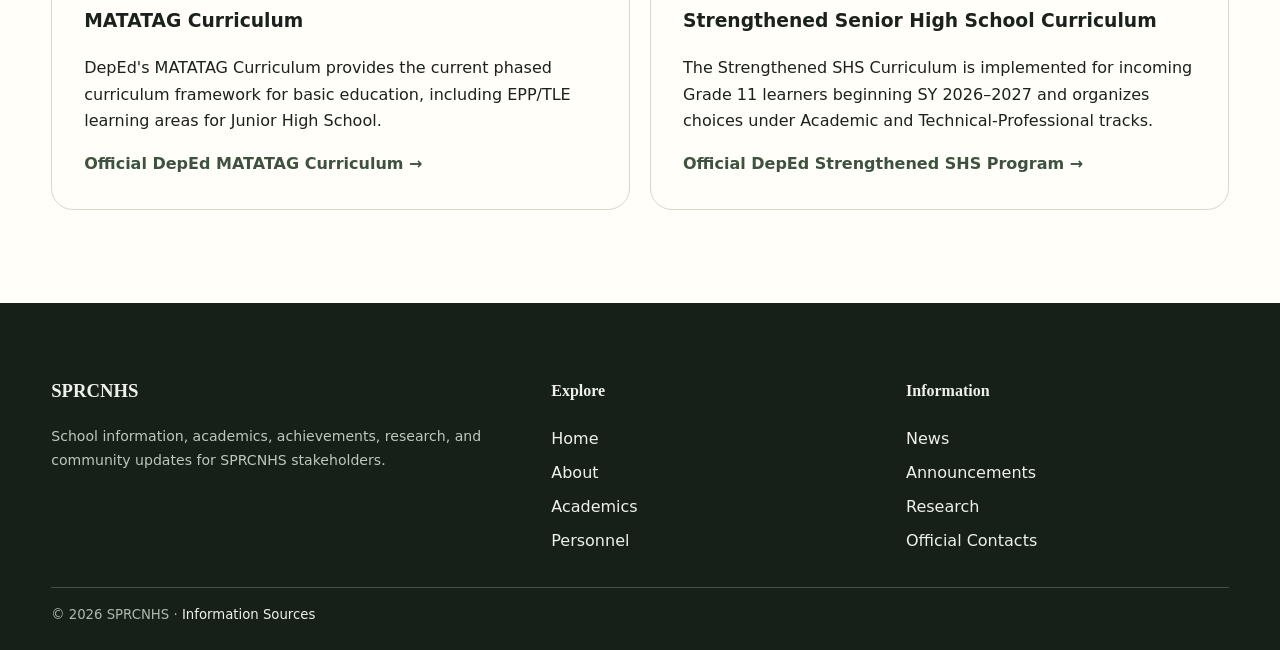
<file: academics.html>
<!DOCTYPE html>
<html lang="en">
 <head>
  <meta charset="utf-8"/>
  <meta content="width=device-width, initial-scale=1" name="viewport"/>
  <link href="assets/images/school-logo.png" rel="icon" type="image/png"/>
  <title>
   Academics | SPRCNHS
  </title>
  <link href="css/style.css" rel="stylesheet"/>
 </head>
 <body>
  <header class="site-header">
   <div class="container nav-wrap">
    <a class="brand" href="index.html">
     <img alt="SPRCNHS logo" class="brand-logo" src="assets/images/school-logo.png"/>
     <div class="brand-text">
      <strong>
       SPRCNHS
      </strong>
      <span>
       San Pedro Relocation Center National High School
      </span>
     </div>
    </a>
    <button aria-expanded="false" class="menu-btn" type="button">
     Menu
    </button>
    <nav aria-label="Primary navigation" class="nav">
     <a href="index.html">
      Home
     </a>
     <a href="about.html">
      About
     </a>
     <a href="academics.html">
      Academics
     </a>
     <a href="personnel.html">
      Personnel
     </a>
     <a href="news.html">
      News
     </a>
     <a href="announcements.html">
      Announcements
     </a>
     <a href="research.html">
      Research
     </a>
     <a href="contact.html">
      Contact
     </a>
    </nav>
   </div>
  </header>
  <main>
   <section class="page-hero">
    <div class="container">
     <div class="breadcrumb">
      Home / Academics
     </div>
     <h1>
      Academics
     </h1>
     <p>
      Current curriculum context, academic pathways, and SPRCNHS technical-vocational strengths.
     </p>
    </div>
   </section>
   <section>
    <div class="container">
     <div class="notice-panel">
      <div class="eyebrow">
       SY 2026&ndash;2027
      </div>
      <h2>
       Strengthened Senior High School Curriculum
      </h2>
      <p>
       DepEd directed all public and private Senior High Schools to implement the Strengthened SHS Curriculum for incoming Grade 11 learners beginning SY 2026&ndash;2027. Grade 12 learners in non-pilot schools continue under the existing SHS curriculum for this school year.
      </p>
      <a class="link-arrow" href="https://www.deped.gov.ph/strengthened-shs-program/" rel="noopener noreferrer" target="_blank">
       Open the official DepEd SSHS page &rarr;
      </a>
     </div>
    </div>
   </section>
   <section>
    <div class="container">
     <div class="section-head">
      <div>
       <div class="eyebrow">
        How the strengthened curriculum works
       </div>
       <h2>
        Flexible pathways instead of fixed strands
       </h2>
      </div>
     </div>
     <div class="grid grid-3">
      <details class="card curriculum-explorer">
       <summary>
        <span class="curriculum-explorer-title">
         Core Subjects
        </span>
        <span class="curriculum-explorer-hint">
         Select to explore subjects
        </span>
       </summary>
       <p>
        The Strengthened SHS Curriculum identifies the following core subjects. Select a subject to open the official DepEd curriculum guide page.
       </p>
       <ul class="curriculum-subject-list">
        <li>
         <a aria-label="Open curriculum guide or Budget of Work for Mabisang Komunikasyon" href="https://www.deped.gov.ph/strengthened-shs-program/" rel="noopener noreferrer" target="_blank">
          Mabisang Komunikasyon
         </a>
        </li>
        <li>
         <a aria-label="Open curriculum guide or Budget of Work for Effective Communication" href="https://www.deped.gov.ph/strengthened-shs-program/" rel="noopener noreferrer" target="_blank">
          Effective Communication
         </a>
        </li>
        <li>
         <a aria-label="Open curriculum guide or Budget of Work for General Mathematics" href="https://www.deped.gov.ph/strengthened-shs-program/" rel="noopener noreferrer" target="_blank">
          General Mathematics
         </a>
        </li>
        <li>
         <a aria-label="Open curriculum guide or Budget of Work for General Science" href="https://www.deped.gov.ph/strengthened-shs-program/" rel="noopener noreferrer" target="_blank">
          General Science
         </a>
        </li>
        <li>
         <a aria-label="Open curriculum guide or Budget of Work for Life and Career Skills" href="https://www.deped.gov.ph/strengthened-shs-program/" rel="noopener noreferrer" target="_blank">
          Life and Career Skills
         </a>
        </li>
        <li>
         <a aria-label="Open curriculum guide or Budget of Work for Pag-aaral ng Kasaysayan at Lipunang Pilipino" href="https://www.deped.gov.ph/strengthened-shs-program/" rel="noopener noreferrer" target="_blank">
          Pag-aaral ng Kasaysayan at Lipunang Pilipino
         </a>
        </li>
       </ul>
       <p class="curriculum-note">
        The official DepEd page hosts the current curriculum guide files. If a direct guide is unavailable, check the same official page for the latest version.
       </p>
      </details>
      <article class="card">
       <h3>
        Academic Track
       </h3>
       <p>
        Learners may select academic electives aligned with interests and goals rather than entering a single fixed strand.
       </p>
      </article>
      <article class="card">
       <h3>
        Technical-Professional Track
       </h3>
       <p>
        TechPro electives are designed around employability, certification, practical skills, and industry-linked learning.
       </p>
      </article>
     </div>
    </div>
   </section>
   <section class="soft-section">
    <div class="container">
     <div class="section-head">
      <div>
       <div class="eyebrow">
        SPRCNHS Programs
       </div>
       <h2>
        Technical-vocational strengths of the school
       </h2>
       <p class="section-intro">
        SPRCNHS is a secondary school offering technical-vocational specializations across Home Economics, Industrial Arts, and Information and Communications Technology. Exact specializations available to a learner can change by school year.
       </p>
      </div>
     </div>
     <div class="grid grid-3">
      <article class="card">
       <h3>
        Home Economics
       </h3>
       <p>
        Skill-based learning connected with hospitality, home economics, and related service occupations.
       </p>
      </article>
      <article class="card">
       <h3>
        Industrial Arts
       </h3>
       <p>
        Technical learning connected with industrial, mechanical, electrical, fabrication, and related competencies.
       </p>
      </article>
      <article class="card">
       <h3>
        ICT
       </h3>
       <p>
        Information and Communications Technology specializations and digital workplace competencies.
       </p>
      </article>
     </div>
    </div>
   </section>
   <section>
    <div class="container feature-split">
     <div>
      <div class="eyebrow">
       New in 2026
      </div>
      <h2>
       Tech-Pro Maritime
      </h2>
      <p>
       Public partner reporting identifies SPRCNHS as the first educational institution in Laguna authorized to offer the specialized Tech-Pro Maritime Senior High School pathway. The program is supported by the Sea Mariners initiative and maritime-industry partnerships.
      </p>
      <a class="link-arrow" href="news.html#ship-106">
       Read about Sea Mariners Ship 106 &rarr;
      </a>
     </div>
     <div class="stat-card">
      <strong>
       54
      </strong>
      <span>
       pioneering Sea Mariners inducted at the July 2, 2026 commissioning of Ship 106
      </span>
     </div>
    </div>
   </section>
   <section class="soft-section curriculum-overview-section">
    <div class="container">
     <div class="section-head">
      <div>
       <div class="eyebrow">
        Academic Programs
       </div>
       <h2>
        Junior and Senior High School Curriculum
       </h2>
       <p class="section-intro">
        SPRCNHS provides Junior High School Technology and Livelihood Education and Senior High School learning pathways. The categories below present the broad curriculum areas currently identified for the school; individual specializations and electives will be published after school confirmation.
       </p>
      </div>
     </div>
     <div class="curriculum-level-block">
      <div class="curriculum-level-heading">
       <span class="curriculum-level-tag">
        Junior High School
       </span>
       <h3>
        Technology and Livelihood Education / TVE
       </h3>
       <p>
        SPRCNHS JHS currently identifies three major TVE/TLE areas.
       </p>
      </div>
      <div class="grid grid-3 curriculum-category-grid">
       <details class="card curriculum-explorer">
        <summary>
         <span class="curriculum-explorer-title">
          Home Economics
         </span>
         <span class="curriculum-explorer-hint">
          Explore subjects
         </span>
        </summary>
        <p>
         Common Home Economics learning areas and specializations in the DepEd curriculum include:
        </p>
        <ul class="curriculum-subject-list">
         <li>
          <a aria-label="Open curriculum guide or Budget of Work for Cookery" href="https://lrmds.deped.gov.ph/search?query=Home%20Economics%20Cookery%20NC%20II%20Curriculum%20Guide%20Budget%20of%20Work" rel="noopener noreferrer" target="_blank">
           Cookery
          </a>
         </li>
         <li>
          <a aria-label="Open curriculum guide or Budget of Work for Bread and Pastry Production" href="https://lrmds.deped.gov.ph/search?query=Bread%20and%20Pastry%20Production%20Curriculum%20Guide%20Budget%20of%20Work" rel="noopener noreferrer" target="_blank">
           Bread and Pastry Production
          </a>
         </li>
         <li>
          <a aria-label="Open curriculum guide or Budget of Work for Food and Beverage Services" href="https://lrmds.deped.gov.ph/search?query=Food%20and%20Beverage%20Services%20Curriculum%20Guide%20Budget%20of%20Work" rel="noopener noreferrer" target="_blank">
           Food and Beverage Services
          </a>
         </li>
         <li>
          <a aria-label="Open curriculum guide or Budget of Work for Housekeeping" href="https://lrmds.deped.gov.ph/search?query=Housekeeping%20NC%20II%20Curriculum%20Guide%20Budget%20of%20Work" rel="noopener noreferrer" target="_blank">
           Housekeeping
          </a>
         </li>
        </ul>
       </details>
       <details class="card curriculum-explorer">
        <summary>
         <span class="curriculum-explorer-title">
          Industrial Arts
         </span>
         <span class="curriculum-explorer-hint">
          Explore subjects
         </span>
        </summary>
        <p>
         Common Industrial Arts learning areas and specializations in the DepEd curriculum include:
        </p>
        <ul class="curriculum-subject-list">
         <li>
          <a aria-label="Open curriculum guide or Budget of Work for Electrical Installation and Maintenance" href="https://lrmds.deped.gov.ph/search?query=Electrical%20Installation%20and%20Maintenance%20Curriculum%20Guide%20Budget%20of%20Work" rel="noopener noreferrer" target="_blank">
           Electrical Installation and Maintenance
          </a>
         </li>
         <li>
          <a aria-label="Open curriculum guide or Budget of Work for Shielded Metal Arc Welding" href="https://lrmds.deped.gov.ph/search?query=Shielded%20Metal%20Arc%20Welding%20Curriculum%20Guide%20Budget%20of%20Work" rel="noopener noreferrer" target="_blank">
           Shielded Metal Arc Welding
          </a>
         </li>
         <li>
          <a aria-label="Open curriculum guide or Budget of Work for Automotive Servicing" href="https://lrmds.deped.gov.ph/search?query=Automotive%20Servicing%20Curriculum%20Guide%20Budget%20of%20Work" rel="noopener noreferrer" target="_blank">
           Automotive Servicing
          </a>
         </li>
         <li>
          <a aria-label="Open curriculum guide or Budget of Work for Technical Drafting" href="https://lrmds.deped.gov.ph/search?query=Technical%20Drafting%20Curriculum%20Guide%20Budget%20of%20Work" rel="noopener noreferrer" target="_blank">
           Technical Drafting
          </a>
         </li>
        </ul>
       </details>
       <details class="card curriculum-explorer">
        <summary>
         <span class="curriculum-explorer-title">
          Information and Communication Technology
         </span>
         <span class="curriculum-explorer-hint">
          Explore subjects
         </span>
        </summary>
        <p>
         Common ICT learning areas and specializations in the DepEd curriculum include:
        </p>
        <ul class="curriculum-subject-list">
         <li>
          <a aria-label="Open curriculum guide or Budget of Work for Computer Systems Servicing" href="https://lrmds.deped.gov.ph/detail/14540" rel="noopener noreferrer" target="_blank">
           Computer Systems Servicing
          </a>
         </li>
         <li>
          <a aria-label="Open curriculum guide or Budget of Work for Programming" href="https://lrmds.deped.gov.ph/detail/14542" rel="noopener noreferrer" target="_blank">
           Programming
          </a>
         </li>
         <li>
          <a aria-label="Open curriculum guide or Budget of Work for Technical Drafting" href="https://lrmds.deped.gov.ph/detail/15476" rel="noopener noreferrer" target="_blank">
           Technical Drafting
          </a>
         </li>
        </ul>
       </details>
      </div>
     </div>
     <div class="curriculum-level-block">
      <div class="curriculum-level-heading">
       <span class="curriculum-level-tag">
        Senior High School
       </span>
       <h3>
        Strengthened Senior High School Curriculum
       </h3>
       <p>
        The Strengthened SHS Curriculum organizes learner choices under Academic and Technical-Professional (TechPro) tracks.
       </p>
      </div>
      <h4 class="curriculum-track-title">
       Academic Track
      </h4>
      <div class="grid grid-2 curriculum-category-grid">
       <article class="card">
        <div class="meta">
         Academic
        </div>
        <h3>
         Arts, Social Sciences, and Humanities
        </h3>
       </article>
       <article class="card">
        <div class="meta">
         Academic
        </div>
        <h3>
         Business and Entrepreneurship
        </h3>
       </article>
       <article class="card">
        <div class="meta">
         Academic
        </div>
        <h3>
         Science, Technology, Engineering, and Mathematics
        </h3>
       </article>
       <article class="card">
        <div class="meta">
         Academic
        </div>
        <h3>
         Sports, Health, and Wellness
        </h3>
       </article>
      </div>
      <h4 class="curriculum-track-title">
       Technical-Professional (TechPro) Track
      </h4>
      <div class="grid grid-2 curriculum-category-grid">
       <article class="card">
        <h3>
         Aesthetic, Wellness, and Human Care
        </h3>
       </article>
       <article class="card">
        <h3>
         Automotive and Small Engine Technologies
        </h3>
       </article>
       <article class="card">
        <h3>
         Construction and Building Technologies
        </h3>
       </article>
       <article class="card">
        <h3>
         Creative Arts and Design Technologies
        </h3>
       </article>
       <article class="card">
        <h3>
         Hospitality and Tourism
        </h3>
       </article>
       <article class="card">
        <h3>
         ICT Support and Computer Programming Technologies
        </h3>
       </article>
       <article class="card">
        <h3>
         Industrial Technologies
        </h3>
       </article>
       <article class="card">
        <h3>
         Maritime Transport
        </h3>
       </article>
      </div>
     </div>
    </div>
   </section>
   <section class="soft-section">
    <div class="container">
     <div class="section-head">
      <div>
       <div class="eyebrow">
        Academic Information
       </div>
       <h2>
        Curriculum &amp; Learning Information
       </h2>
       <p class="section-intro">
        Read a school-focused overview of the Strengthened SHS Curriculum, flexible learning pathways, TechPro, and SPRCNHS technical-vocational learning areas.
       </p>
      </div>
      <a class="btn btn-green" href="#curriculum-information">
       Open Curriculum &amp; Learning Information
      </a>
     </div>
    </div>
   </section>
   <section class="curriculum-information-section" id="curriculum-information">
    <div class="container">
     <div class="section-head">
      <div>
       <div class="eyebrow">
        Curriculum &amp; Learning Information
       </div>
       <h2>
        Official DepEd curriculum references
       </h2>
       <p class="section-intro">
        SPRCNHS follows the applicable Department of Education curriculum frameworks. These references explain the national curriculum, while school-specific specializations and electives are published only after confirmation.
       </p>
      </div>
     </div>
     <div class="grid grid-2">
      <article class="curriculum-source-card">
       <div class="eyebrow">
        Junior High School
       </div>
       <h3>
        MATATAG Curriculum
       </h3>
       <p>
        DepEd's MATATAG Curriculum provides the current phased curriculum framework for basic education, including EPP/TLE learning areas for Junior High School.
       </p>
       <a class="link-arrow" href="https://www.deped.gov.ph/matatagcurriculumk147/" rel="noopener noreferrer" target="_blank">
        Official DepEd MATATAG Curriculum &rarr;
       </a>
      </article>
      <article class="curriculum-source-card">
       <div class="eyebrow">
        Senior High School
       </div>
       <h3>
        Strengthened Senior High School Curriculum
       </h3>
       <p>
        The Strengthened SHS Curriculum is implemented for incoming Grade 11 learners beginning SY 2026&ndash;2027 and organizes choices under Academic and Technical-Professional tracks.
       </p>
       <a class="link-arrow" href="https://www.deped.gov.ph/strengthened-shs-program/" rel="noopener noreferrer" target="_blank">
        Official DepEd Strengthened SHS Program &rarr;
       </a>
      </article>
     </div>
    </div>
   </section>
  </main>
  <footer>
   <div class="container">
    <div class="footer-grid">
     <div>
      <h3>
       SPRCNHS
      </h3>
      <p class="small">
       School information, academics, achievements, research, and community updates for SPRCNHS stakeholders.
      </p>
     </div>
     <div>
      <h4>
       Explore
      </h4>
      <p class="footer-links">
       <a href="index.html">
        Home
       </a>
       <a href="about.html">
        About
       </a>
       <a href="academics.html">
        Academics
       </a>
       <a href="personnel.html">
        Personnel
       </a>
      </p>
     </div>
     <div>
      <h4>
       Information
      </h4>
      <p class="footer-links">
       <a href="news.html">
        News
       </a>
       <a href="announcements.html">
        Announcements
       </a>
       <a href="research.html">
        Research
       </a>
       <a href="contact.html">
        Official Contacts
       </a>
      </p>
     </div>
    </div>
    <div class="footer-bottom">
     &copy;
     <span data-year="">
     </span>
     SPRCNHS &middot;
     <a href="sources.html">
      Information Sources
     </a>
    </div>
   </div>
  </footer>
  <script src="js/script.js">
  </script>
 </body>
</html>
</file>
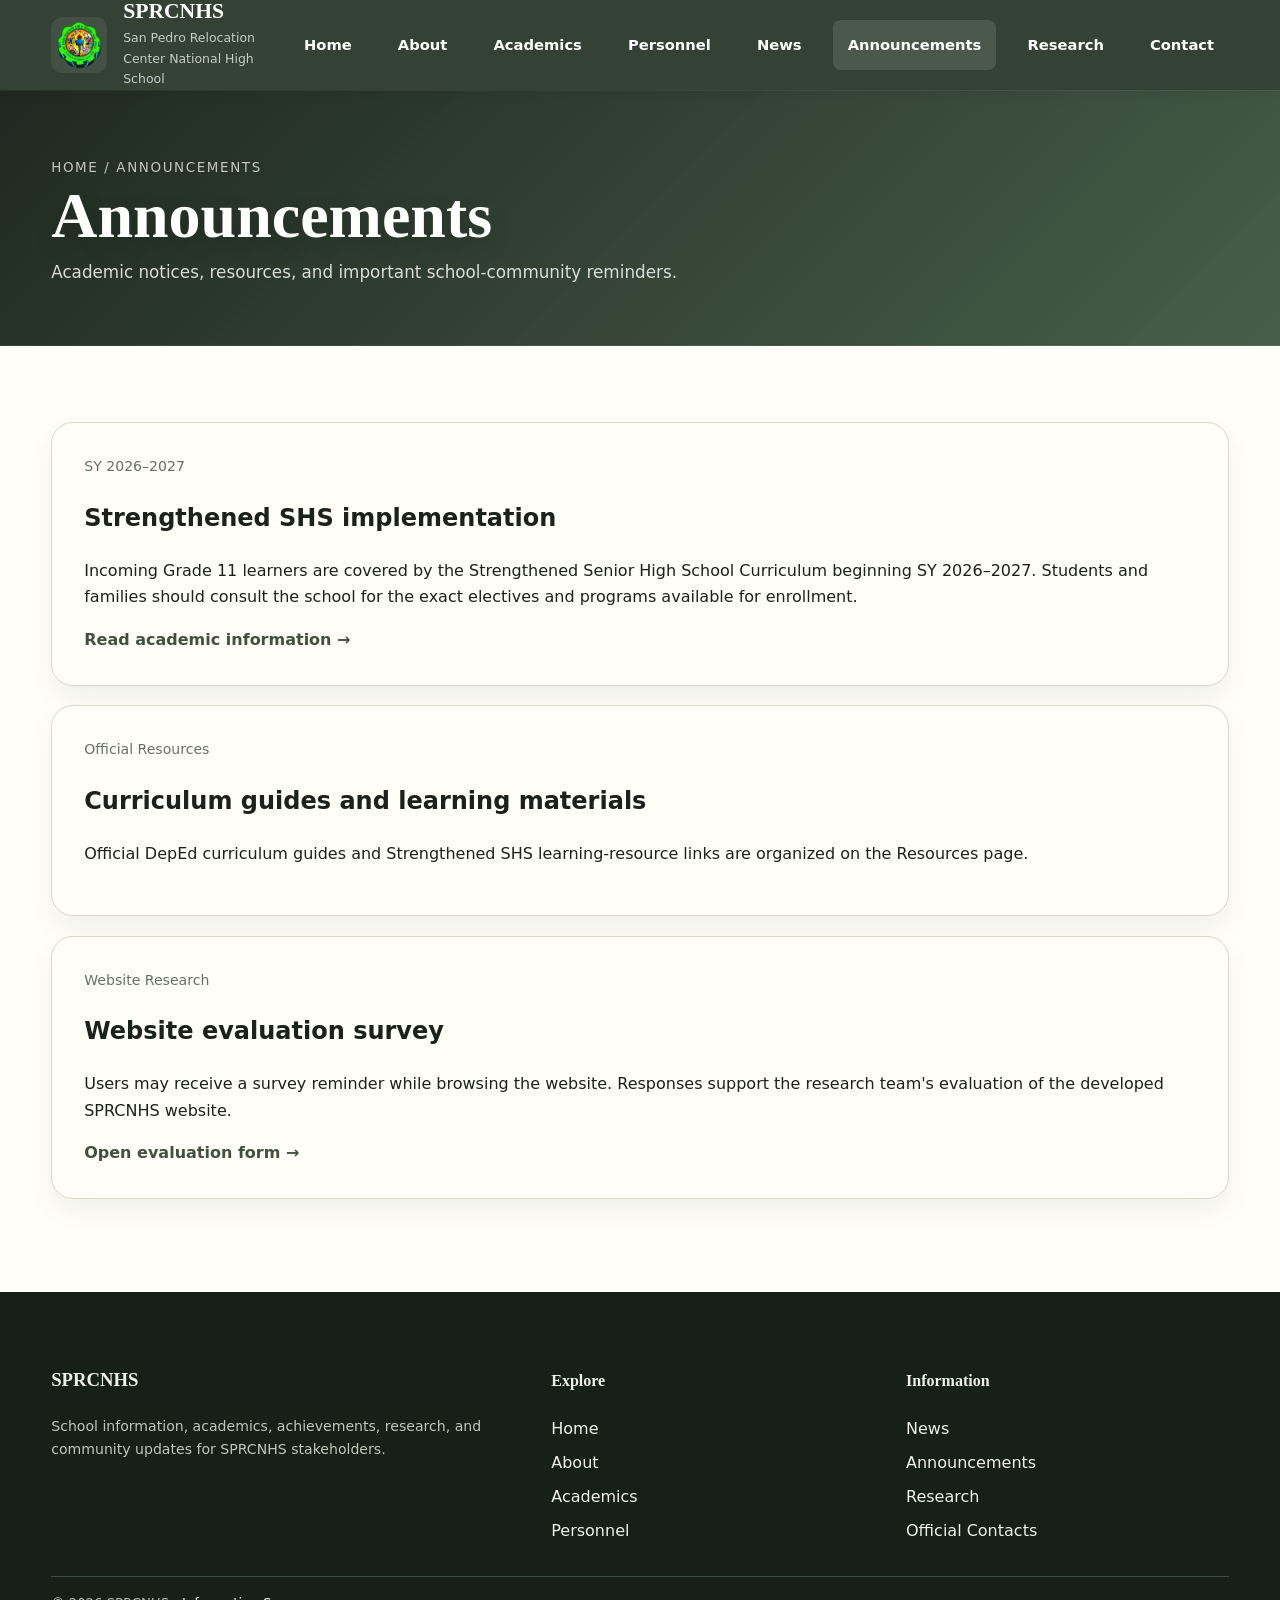
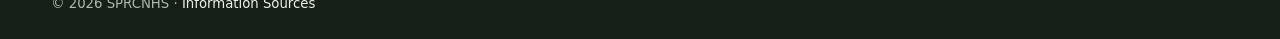
<file: announcements.html>
<!DOCTYPE html>
<html lang="en">
 <head>
  <meta charset="utf-8"/>
  <meta content="width=device-width, initial-scale=1" name="viewport"/>
  <link href="assets/images/school-logo.png" rel="icon" type="image/png"/>
  <title>
   Announcements | SPRCNHS
  </title>
  <link href="css/style.css" rel="stylesheet"/>
 </head>
 <body>
  <header class="site-header">
   <div class="container nav-wrap">
    <a class="brand" href="index.html">
     <img alt="SPRCNHS logo" class="brand-logo" src="assets/images/school-logo.png"/>
     <div class="brand-text">
      <strong>
       SPRCNHS
      </strong>
      <span>
       San Pedro Relocation Center National High School
      </span>
     </div>
    </a>
    <button aria-expanded="false" class="menu-btn" type="button">
     Menu
    </button>
    <nav aria-label="Primary navigation" class="nav">
     <a href="index.html">
      Home
     </a>
     <a href="about.html">
      About
     </a>
     <a href="academics.html">
      Academics
     </a>
     <a href="personnel.html">
      Personnel
     </a>
     <a href="news.html">
      News
     </a>
     <a href="announcements.html">
      Announcements
     </a>
     <a href="research.html">
      Research
     </a>
     <a href="contact.html">
      Contact
     </a>
    </nav>
   </div>
  </header>
  <main>
   <section class="page-hero">
    <div class="container">
     <div class="breadcrumb">
      Home / Announcements
     </div>
     <h1>
      Announcements
     </h1>
     <p>
      Academic notices, resources, and important school-community reminders.
     </p>
    </div>
   </section>
   <section>
    <div class="container story-list">
     <article class="story-card">
      <div class="meta">
       SY 2026&ndash;2027
      </div>
      <h2>
       Strengthened SHS implementation
      </h2>
      <p>
       Incoming Grade 11 learners are covered by the Strengthened Senior High School Curriculum beginning SY 2026&ndash;2027. Students and families should consult the school for the exact electives and programs available for enrollment.
      </p>
      <a class="link-arrow" href="academics.html">
       Read academic information &rarr;
      </a>
     </article>
     <article class="story-card">
      <div class="meta">
       Official Resources
      </div>
      <h2>
       Curriculum guides and learning materials
      </h2>
      <p>
       Official DepEd curriculum guides and Strengthened SHS learning-resource links are organized on the Resources page.
      </p>
     </article>
     <article class="story-card">
      <div class="meta">
       Website Research
      </div>
      <h2>
       Website evaluation survey
      </h2>
      <p>
       Users may receive a survey reminder while browsing the website. Responses support the research team's evaluation of the developed SPRCNHS website.
      </p>
      <a class="link-arrow" href="https://forms.gle/BQADoaQvHX5dyZUE6" rel="noopener noreferrer" target="_blank">
       Open evaluation form &rarr;
      </a>
     </article>
    </div>
   </section>
  </main>
  <footer>
   <div class="container">
    <div class="footer-grid">
     <div>
      <h3>
       SPRCNHS
      </h3>
      <p class="small">
       School information, academics, achievements, research, and community updates for SPRCNHS stakeholders.
      </p>
     </div>
     <div>
      <h4>
       Explore
      </h4>
      <p class="footer-links">
       <a href="index.html">
        Home
       </a>
       <a href="about.html">
        About
       </a>
       <a href="academics.html">
        Academics
       </a>
       <a href="personnel.html">
        Personnel
       </a>
      </p>
     </div>
     <div>
      <h4>
       Information
      </h4>
      <p class="footer-links">
       <a href="news.html">
        News
       </a>
       <a href="announcements.html">
        Announcements
       </a>
       <a href="research.html">
        Research
       </a>
       <a href="contact.html">
        Official Contacts
       </a>
      </p>
     </div>
    </div>
    <div class="footer-bottom">
     &copy;
     <span data-year="">
     </span>
     SPRCNHS &middot;
     <a href="sources.html">
      Information Sources
     </a>
    </div>
   </div>
  </footer>
  <script src="js/script.js">
  </script>
 </body>
</html>
</file>
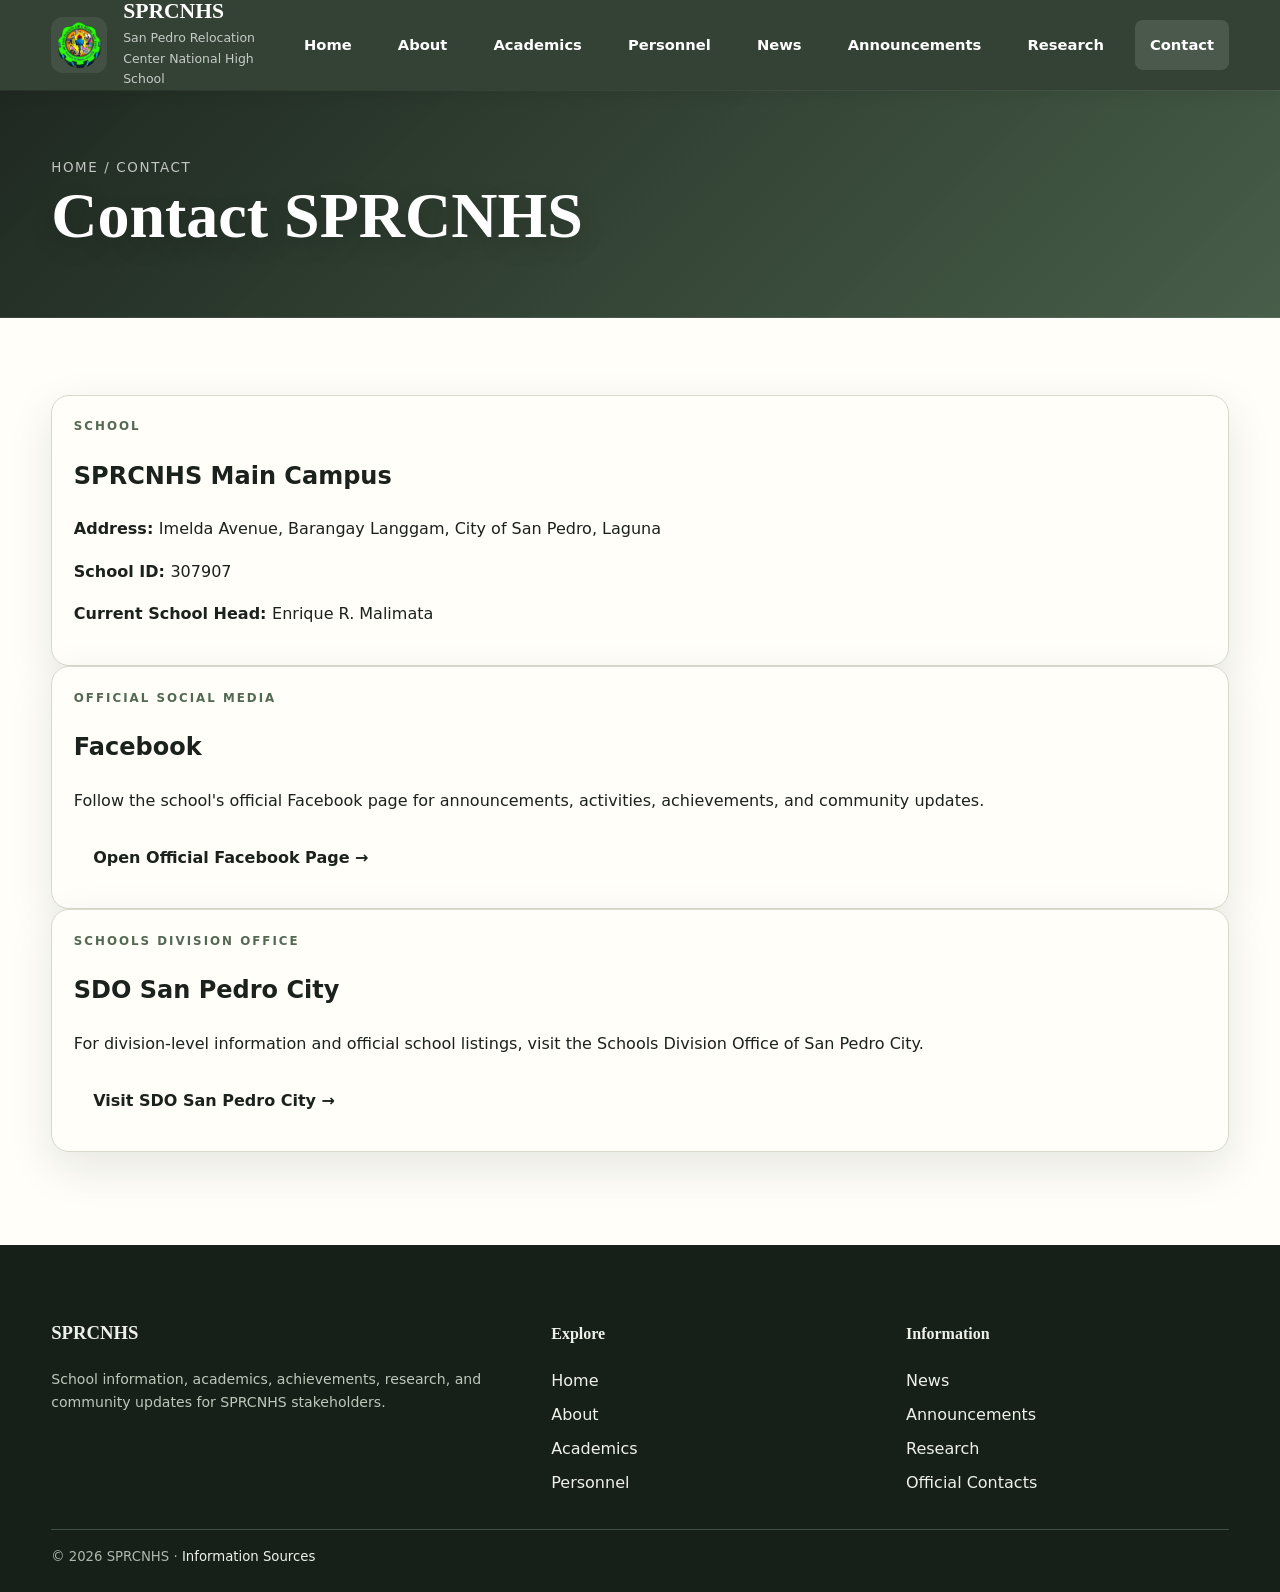
<file: contact.html>
<!DOCTYPE html>
<html lang="en">
 <head>
  <meta charset="utf-8"/>
  <meta content="width=device-width, initial-scale=1" name="viewport"/>
  <link href="assets/images/school-logo.png" rel="icon" type="image/png"/>
  <title>
   Contact | SPRCNHS
  </title>
  <link href="css/style.css" rel="stylesheet"/>
 </head>
 <body>
  <header class="site-header">
   <div class="container nav-wrap">
    <a class="brand" href="index.html">
     <img alt="SPRCNHS logo" class="brand-logo" src="assets/images/school-logo.png"/>
     <div class="brand-text">
      <strong>
       SPRCNHS
      </strong>
      <span>
       San Pedro Relocation Center National High School
      </span>
     </div>
    </a>
    <button aria-expanded="false" class="menu-btn" type="button">
     Menu
    </button>
    <nav aria-label="Primary navigation" class="nav">
     <a href="index.html">
      Home
     </a>
     <a href="about.html">
      About
     </a>
     <a href="academics.html">
      Academics
     </a>
     <a href="personnel.html">
      Personnel
     </a>
     <a href="news.html">
      News
     </a>
     <a href="announcements.html">
      Announcements
     </a>
     <a href="research.html">
      Research
     </a>
     <a href="contact.html">
      Contact
     </a>
    </nav>
   </div>
  </header>
  <main>
   <section class="page-hero">
    <div class="container">
     <div class="breadcrumb">
      Home / Contact
     </div>
     <h1>
      Contact SPRCNHS
     </h1>
    </div>
   </section>
   <section>
    <div class="container contact-grid">
     <!-- SCHOOL INFORMATION -->
     <article class="card contact-card">
      <div class="eyebrow">
       School
      </div>
      <h2>
       SPRCNHS Main Campus
      </h2>
      <p>
       <strong>
        Address:
       </strong>
       Imelda Avenue, Barangay Langgam, City of San Pedro, Laguna
      </p>
      <p>
       <strong>
        School ID:
       </strong>
       307907
      </p>
      <p>
       <strong>
        Current School Head:
       </strong>
       Enrique R. Malimata
      </p>
     </article>
     <!-- OFFICIAL FACEBOOK -->
     <article class="card contact-card">
      <div class="eyebrow">
       Official Social Media
      </div>
      <h2>
       Facebook
      </h2>
      <p>
       Follow the school's official Facebook page for announcements,
          activities, achievements, and community updates.
      </p>
      <a class="btn" href="https://www.facebook.com/DepEdSPRCNHS307907" rel="noopener noreferrer" target="_blank">
       Open Official Facebook Page &rarr;
      </a>
     </article>
     <!-- SCHOOLS DIVISION OFFICE -->
     <article class="card contact-card">
      <div class="eyebrow">
       Schools Division Office
      </div>
      <h2>
       SDO San Pedro City
      </h2>
      <p>
       For division-level information and official school listings,
          visit the Schools Division Office of San Pedro City.
      </p>
      <a class="btn" href="https://depedsanpedrocity.com/" rel="noopener noreferrer" target="_blank">
       Visit SDO San Pedro City &rarr;
      </a>
     </article>
    </div>
   </section>
  </main>
  <footer>
   <div class="container">
    <div class="footer-grid">
     <div>
      <h3>
       SPRCNHS
      </h3>
      <p class="small">
       School information, academics, achievements, research,
          and community updates for SPRCNHS stakeholders.
      </p>
     </div>
     <div>
      <h4>
       Explore
      </h4>
      <p class="footer-links">
       <a href="index.html">
        Home
       </a>
       <a href="about.html">
        About
       </a>
       <a href="academics.html">
        Academics
       </a>
       <a href="personnel.html">
        Personnel
       </a>
      </p>
     </div>
     <div>
      <h4>
       Information
      </h4>
      <p class="footer-links">
       <a href="news.html">
        News
       </a>
       <a href="announcements.html">
        Announcements
       </a>
       <a href="research.html">
        Research
       </a>
       <a href="contact.html">
        Official Contacts
       </a>
      </p>
     </div>
    </div>
    <div class="footer-bottom">
     &copy;
     <span data-year="">
     </span>
     SPRCNHS &middot;
     <a href="sources.html">
      Information Sources
     </a>
    </div>
   </div>
  </footer>
  <script src="js/script.js">
  </script>
 </body>
</html>
</file>
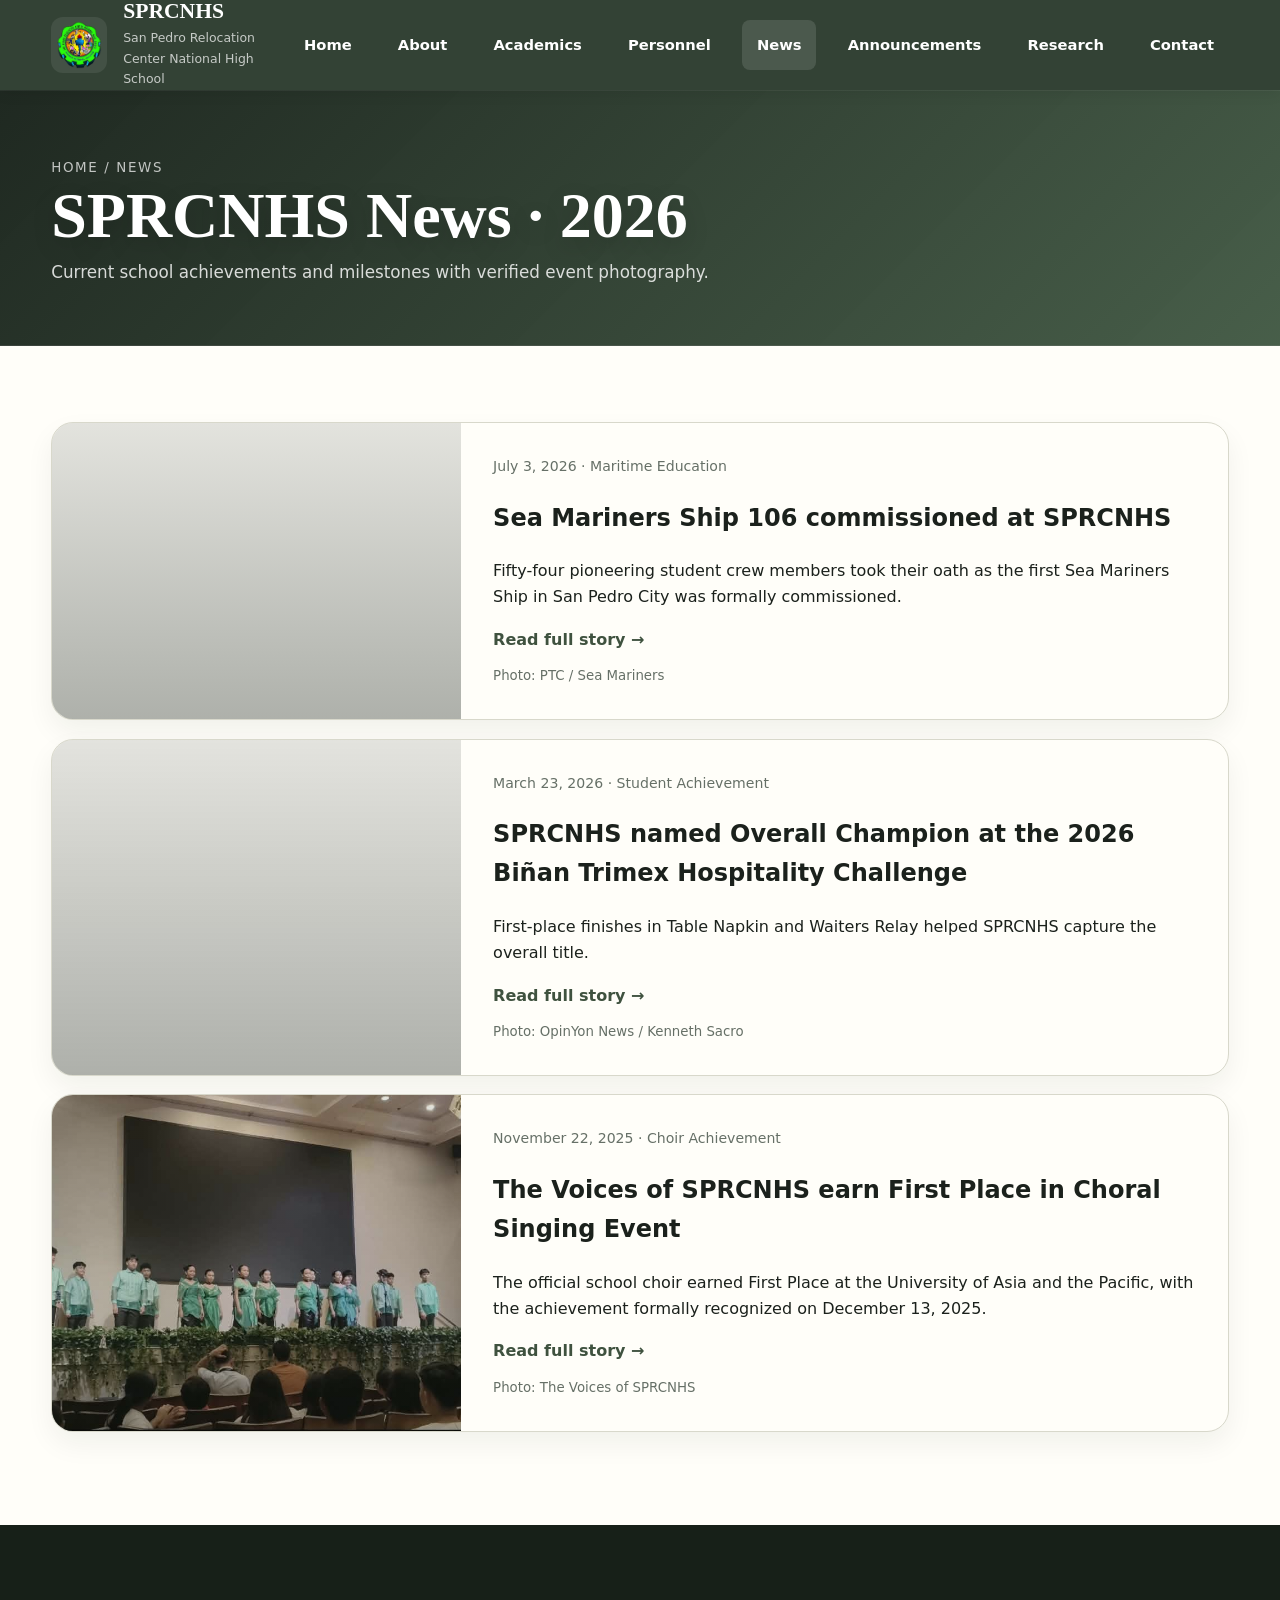
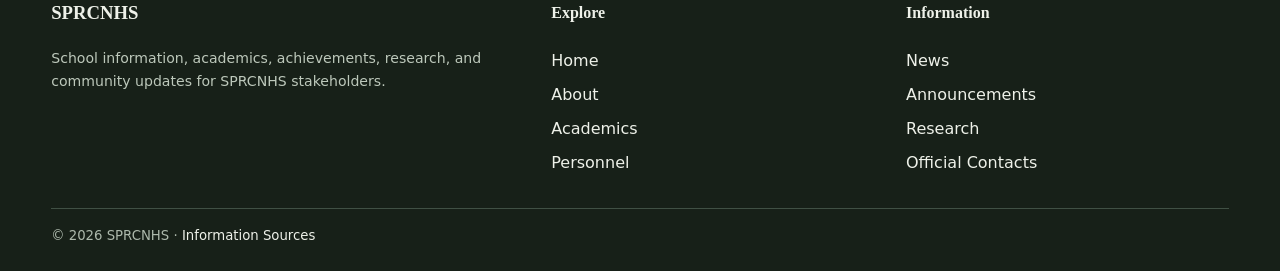
<file: news.html>
<!DOCTYPE html>
<html lang="en">
 <head>
  <meta charset="utf-8"/>
  <meta content="width=device-width, initial-scale=1" name="viewport"/>
  <link href="assets/images/school-logo.png" rel="icon" type="image/png"/>
  <title>
   News | SPRCNHS
  </title>
  <link href="css/style.css" rel="stylesheet"/>
 </head>
 <body>
  <header class="site-header">
   <div class="container nav-wrap">
    <a class="brand" href="index.html">
     <img alt="SPRCNHS logo" class="brand-logo" src="assets/images/school-logo.png"/>
     <div class="brand-text">
      <strong>
       SPRCNHS
      </strong>
      <span>
       San Pedro Relocation Center National High School
      </span>
     </div>
    </a>
    <button aria-expanded="false" class="menu-btn" type="button">
     Menu
    </button>
    <nav aria-label="Primary navigation" class="nav">
     <a href="index.html">
      Home
     </a>
     <a href="about.html">
      About
     </a>
     <a href="academics.html">
      Academics
     </a>
     <a href="personnel.html">
      Personnel
     </a>
     <a href="news.html">
      News
     </a>
     <a href="announcements.html">
      Announcements
     </a>
     <a href="research.html">
      Research
     </a>
     <a href="contact.html">
      Contact
     </a>
    </nav>
   </div>
  </header>
  <main>
   <section class="page-hero">
    <div class="container">
     <div class="breadcrumb">
      Home / News
     </div>
     <h1>
      SPRCNHS News &middot; 2026
     </h1>
     <p>
      Current school achievements and milestones with verified event photography.
     </p>
    </div>
   </section>
   <section>
    <div class="container news-index-grid">
     <a class="news-index-card" href="news/sea-mariners-ship-106.html">
      <div class="news-index-image" style="background-image:linear-gradient(rgba(23,32,24,.12),rgba(23,32,24,.35)),url('https://ptcmaritime.com/wp-content/uploads/2026/07/Sea-Mariners-formally-commissions-2.jpg')">
      </div>
      <div class="news-index-copy">
       <div class="meta">
        July 3, 2026 &middot; Maritime Education
       </div>
       <h2>
        Sea Mariners Ship 106 commissioned at SPRCNHS
       </h2>
       <p>
        Fifty-four pioneering student crew members took their oath as the first Sea Mariners Ship in San Pedro City was formally commissioned.
       </p>
       <span class="link-arrow">
        Read full story &rarr;
       </span>
       <small class="image-credit-inline">
        Photo: PTC / Sea Mariners
       </small>
      </div>
     </a>
     <a class="news-index-card" href="news/hospitality-champion.html">
      <div class="news-index-image" style="background-image:linear-gradient(rgba(23,32,24,.12),rgba(23,32,24,.35)),url('https://cdn.sanity.io/images/ycvw0l8e/production/1b76f1d0016f646b4df011f149521fc70cf4fd9d-2048x1152.jpg')">
      </div>
      <div class="news-index-copy">
       <div class="meta">
        March 23, 2026 &middot; Student Achievement
       </div>
       <h2>
        SPRCNHS named Overall Champion at the 2026 Bi&ntilde;an Trimex Hospitality Challenge
       </h2>
       <p>
        First-place finishes in Table Napkin and Waiters Relay helped SPRCNHS capture the overall title.
       </p>
       <span class="link-arrow">
        Read full story &rarr;
       </span>
       <small class="image-credit-inline">
        Photo: OpinYon News / Kenneth Sacro
       </small>
      </div>
     </a>
     <a class="news-index-card" href="news/voices-sprcnhs-first-place-2025.html">
      <div class="news-index-image" style="background-image:linear-gradient(rgba(23,32,24,.12),rgba(23,32,24,.35)),url('assets/images/voices-sprcnhs-stage-performance.png')">
      </div>
      <div class="news-index-copy">
       <div class="meta">
        November 22, 2025 &middot; Choir Achievement
       </div>
       <h2>
        The Voices of SPRCNHS earn First Place in Choral Singing Event
       </h2>
       <p>
        The official school choir earned First Place at the University of Asia and the Pacific, with the achievement formally recognized on December 13, 2025.
       </p>
       <span class="link-arrow">
        Read full story &rarr;
       </span>
       <small class="image-credit-inline">
        Photo: The Voices of SPRCNHS
       </small>
      </div>
     </a>
    </div>
   </section>
  </main>
  <footer>
   <div class="container">
    <div class="footer-grid">
     <div>
      <h3>
       SPRCNHS
      </h3>
      <p class="small">
       School information, academics, achievements, research, and community updates for SPRCNHS stakeholders.
      </p>
     </div>
     <div>
      <h4>
       Explore
      </h4>
      <p class="footer-links">
       <a href="index.html">
        Home
       </a>
       <a href="about.html">
        About
       </a>
       <a href="academics.html">
        Academics
       </a>
       <a href="personnel.html">
        Personnel
       </a>
      </p>
     </div>
     <div>
      <h4>
       Information
      </h4>
      <p class="footer-links">
       <a href="news.html">
        News
       </a>
       <a href="announcements.html">
        Announcements
       </a>
       <a href="research.html">
        Research
       </a>
       <a href="contact.html">
        Official Contacts
       </a>
      </p>
     </div>
    </div>
    <div class="footer-bottom">
     &copy;
     <span data-year="">
     </span>
     SPRCNHS &middot;
     <a href="sources.html">
      Information Sources
     </a>
    </div>
   </div>
  </footer>
  <script src="js/script.js">
  </script>
 </body>
</html>
</file>
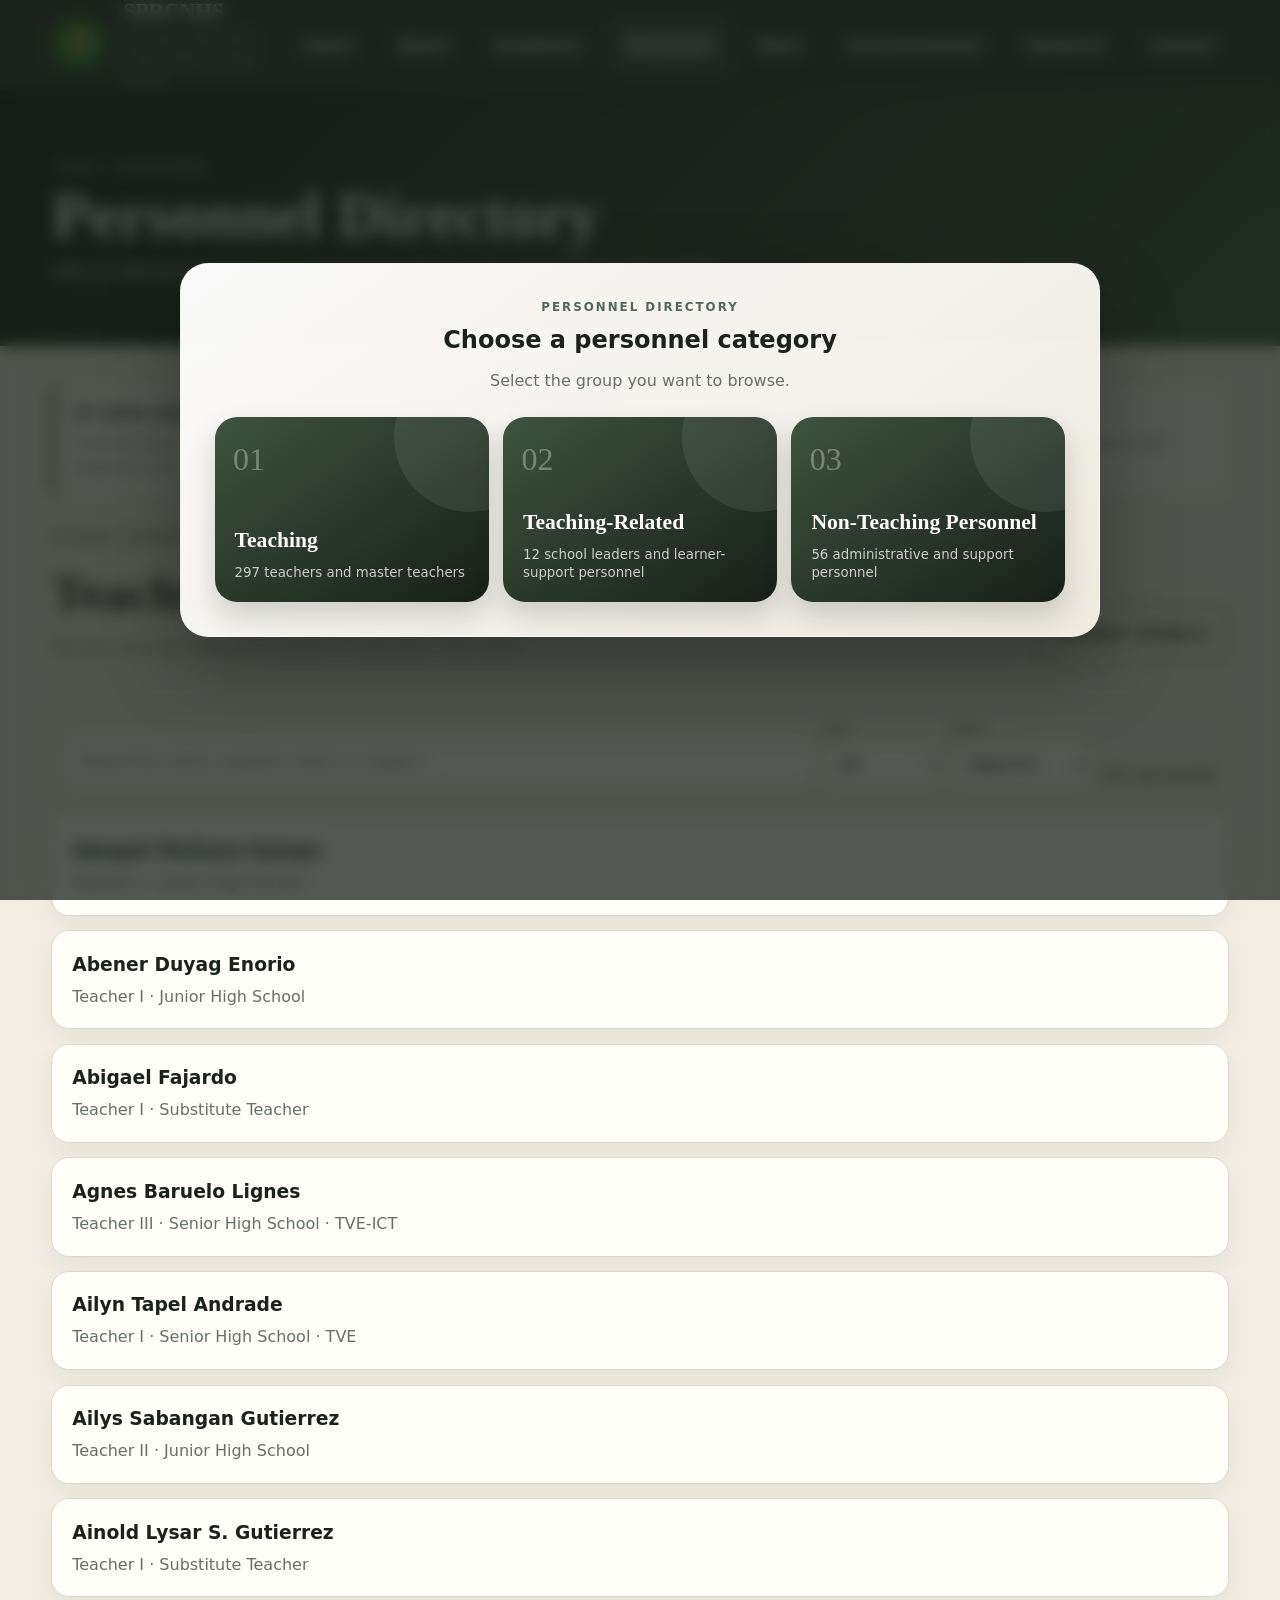
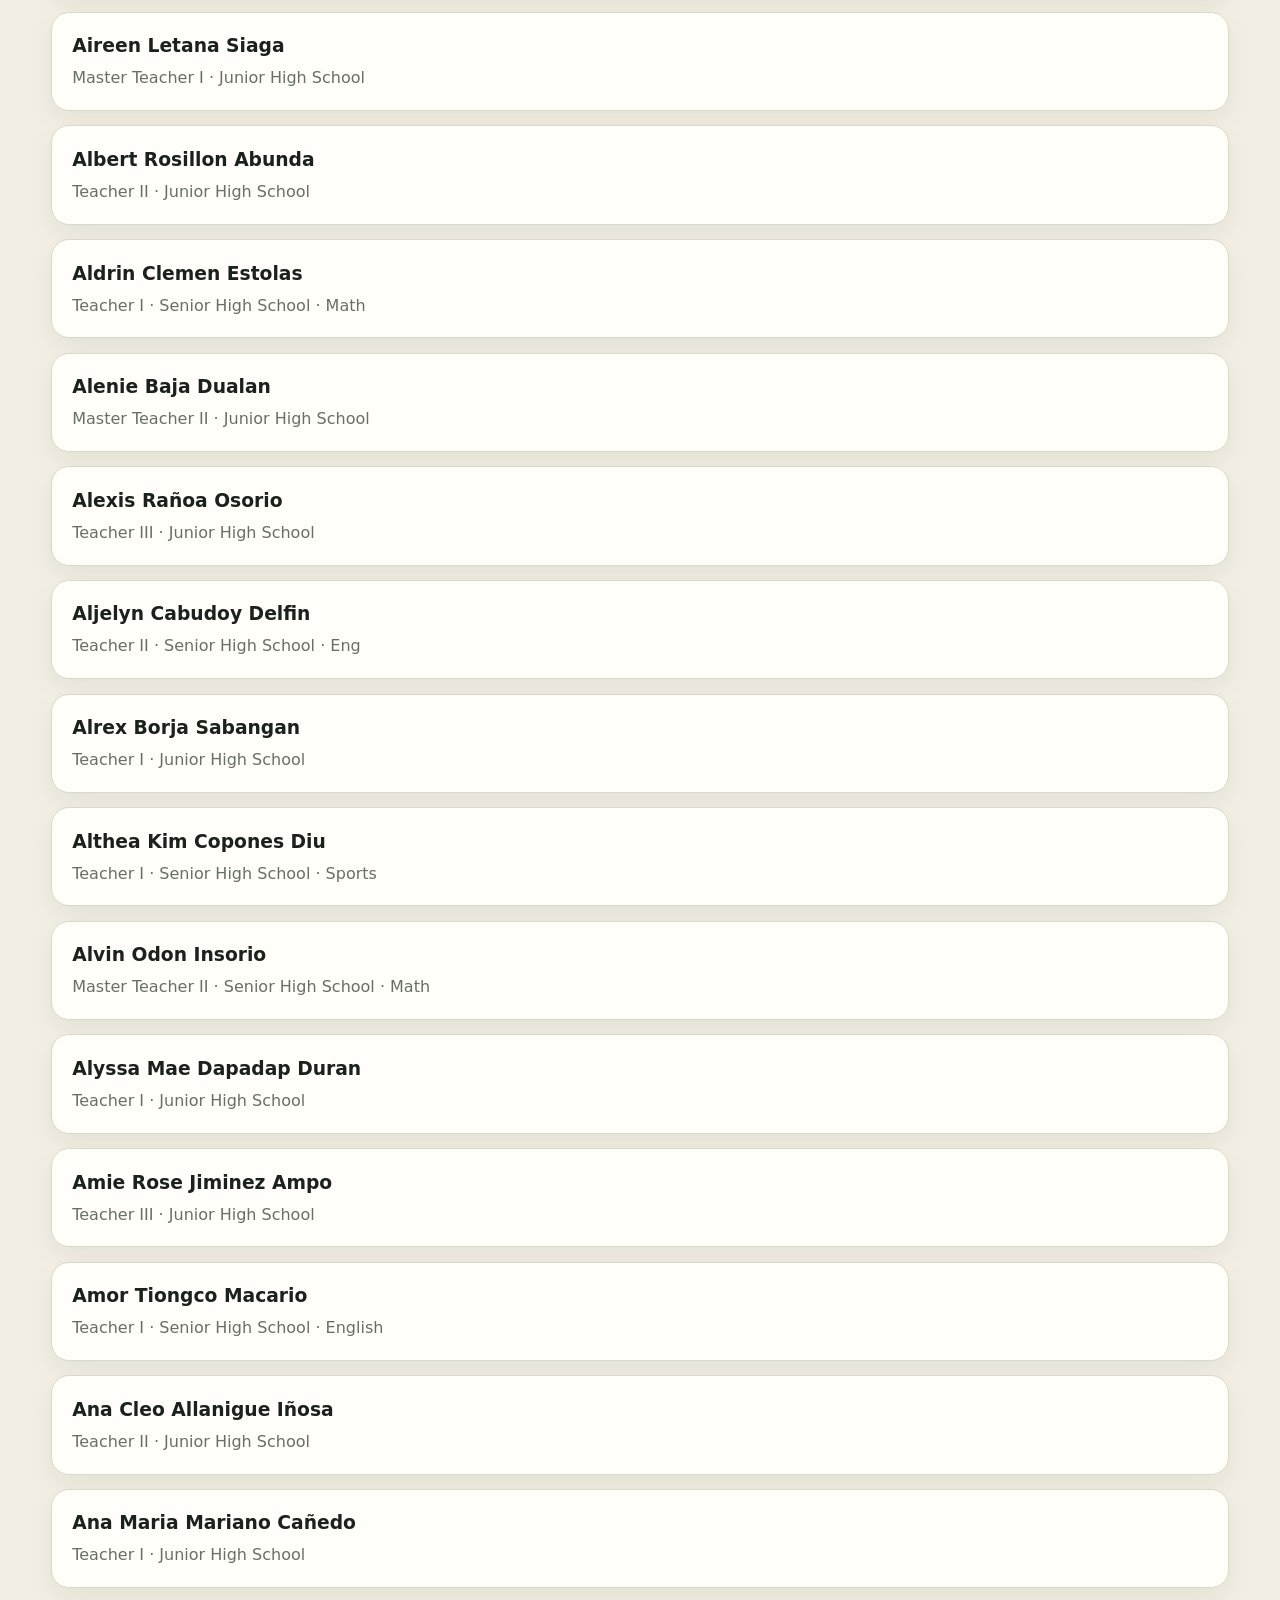
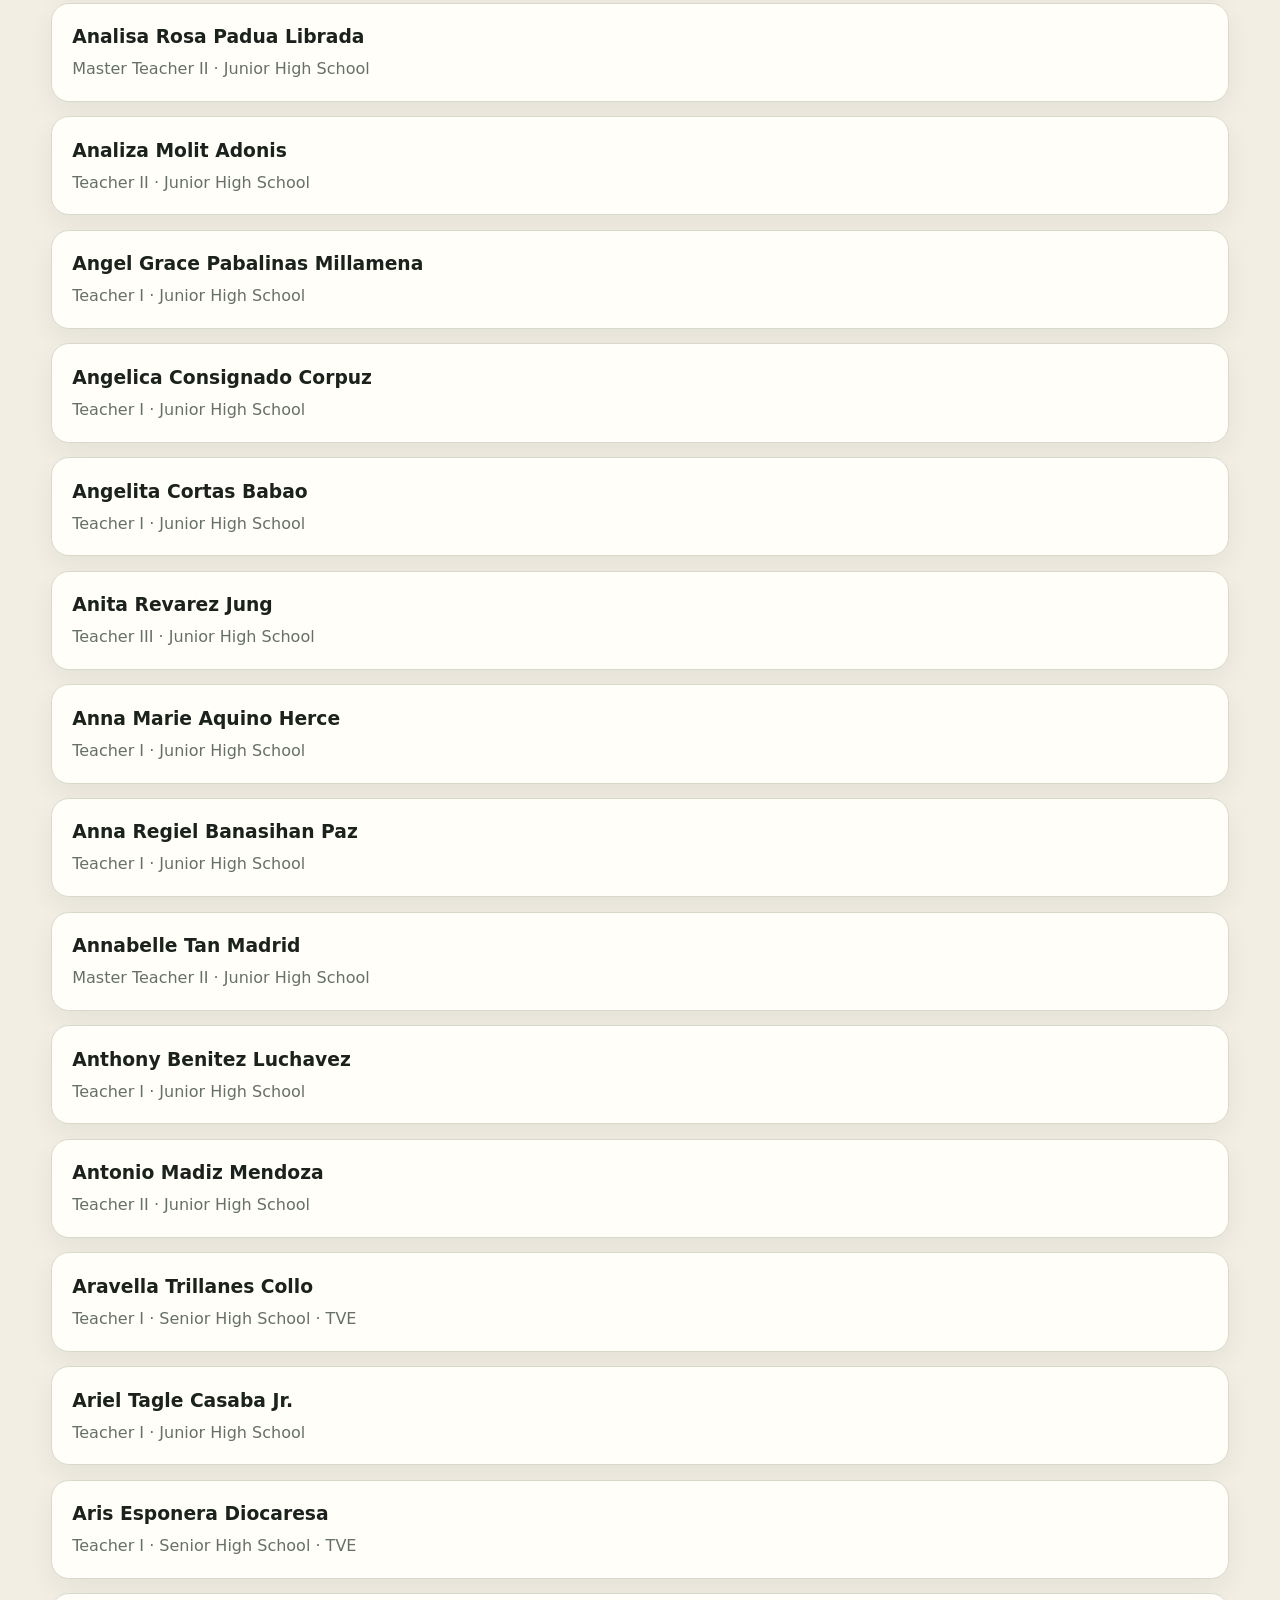
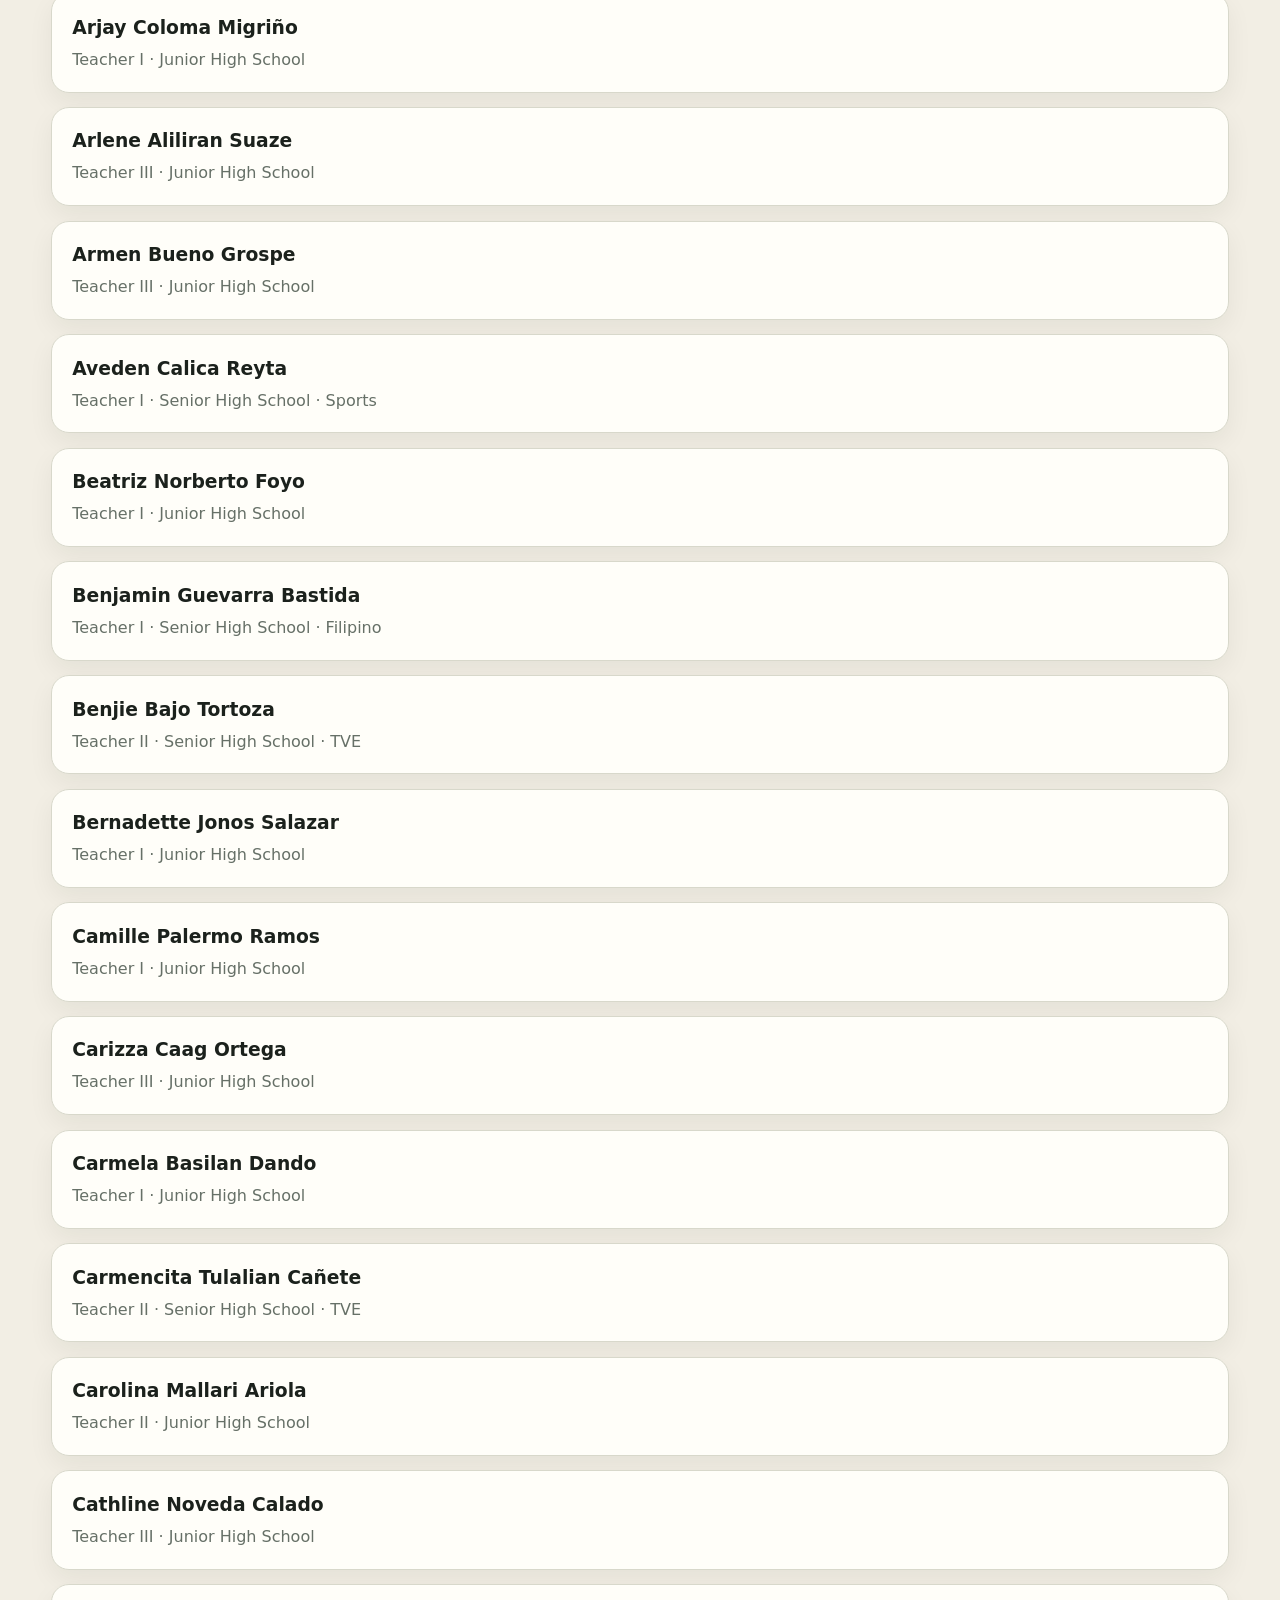
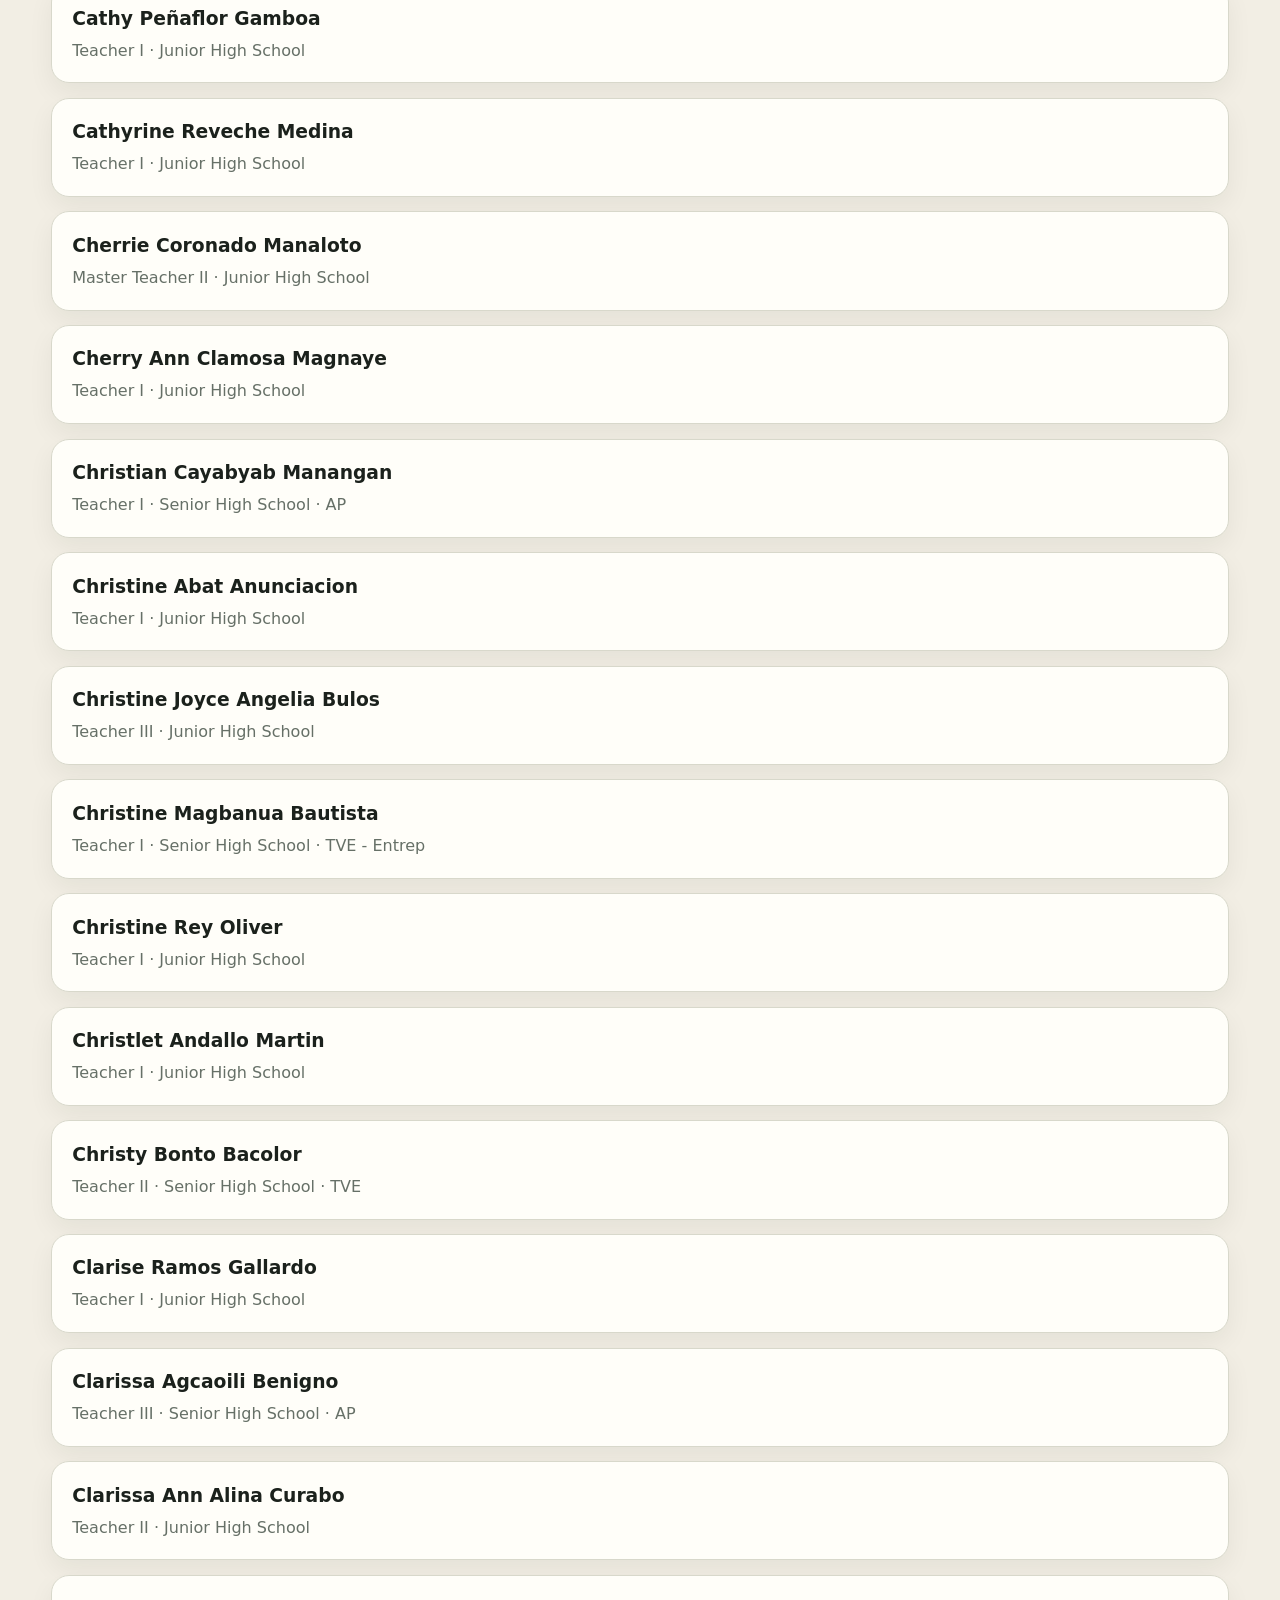
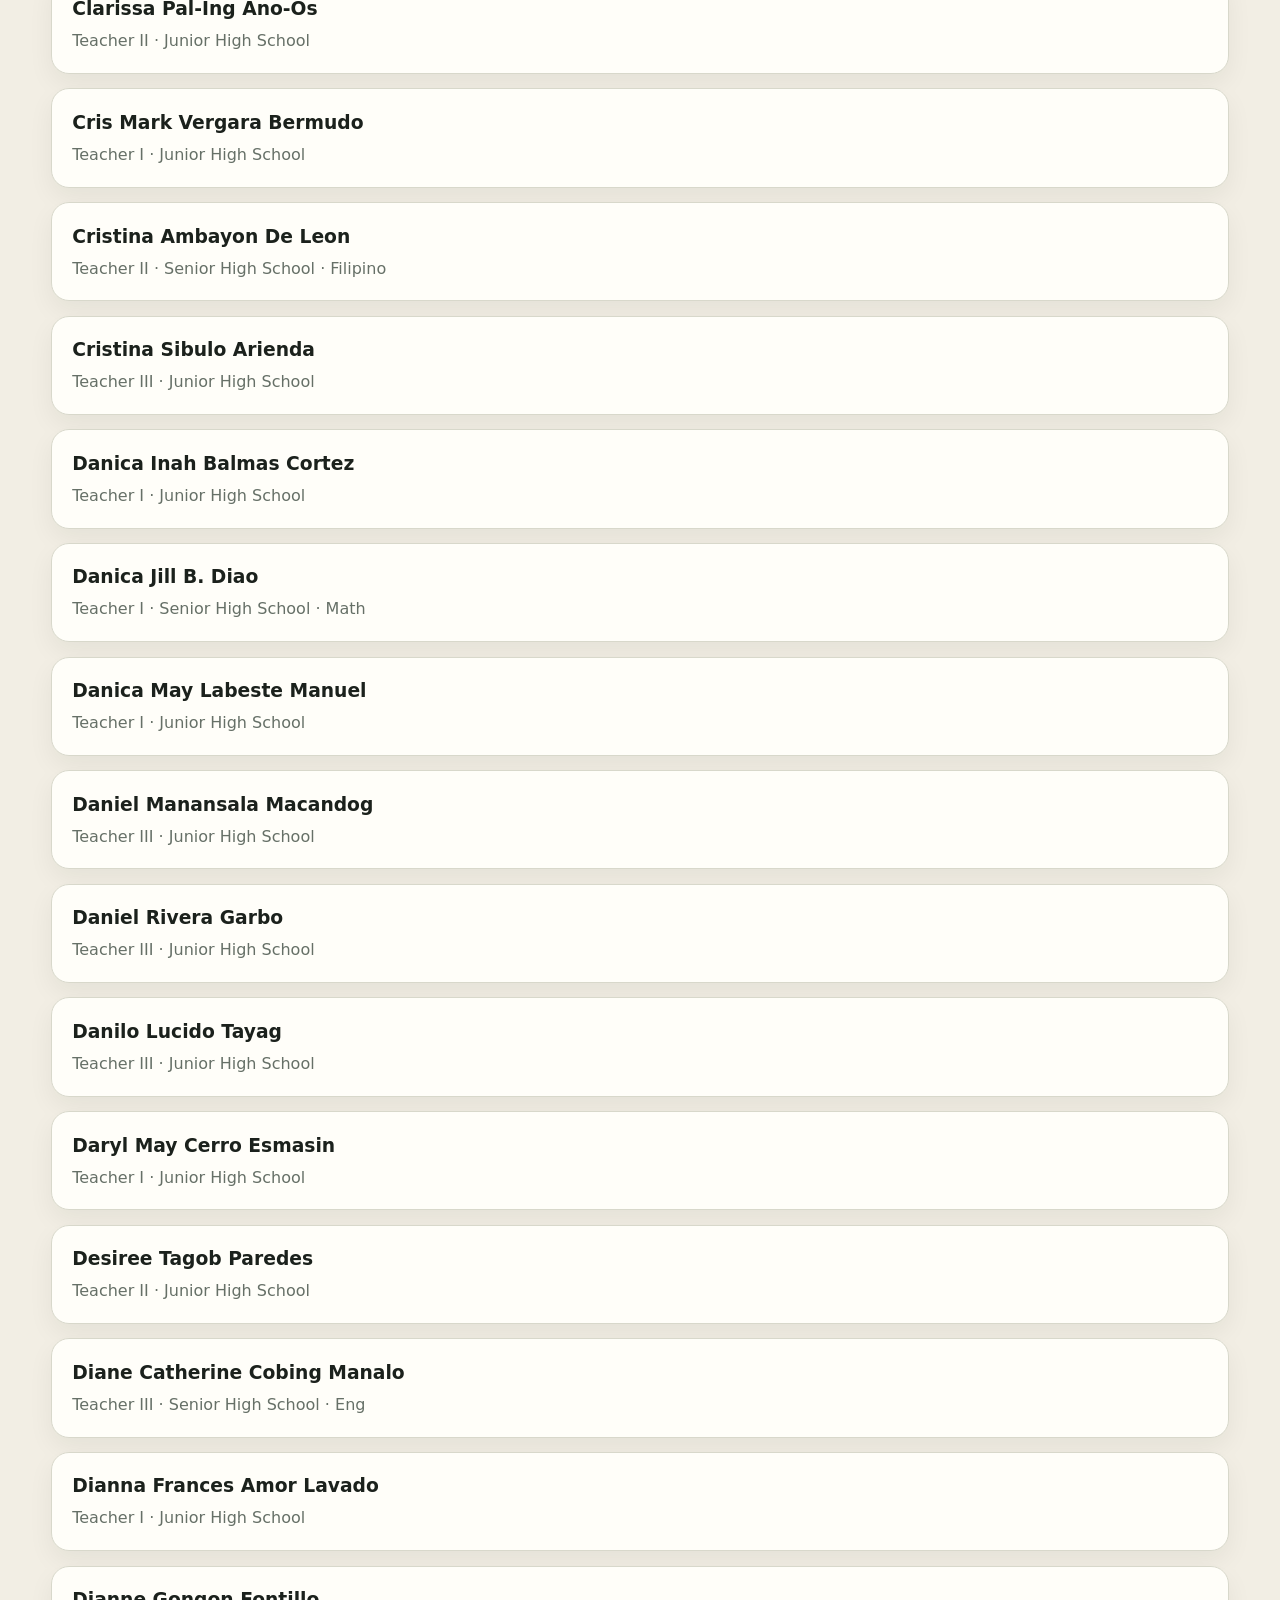
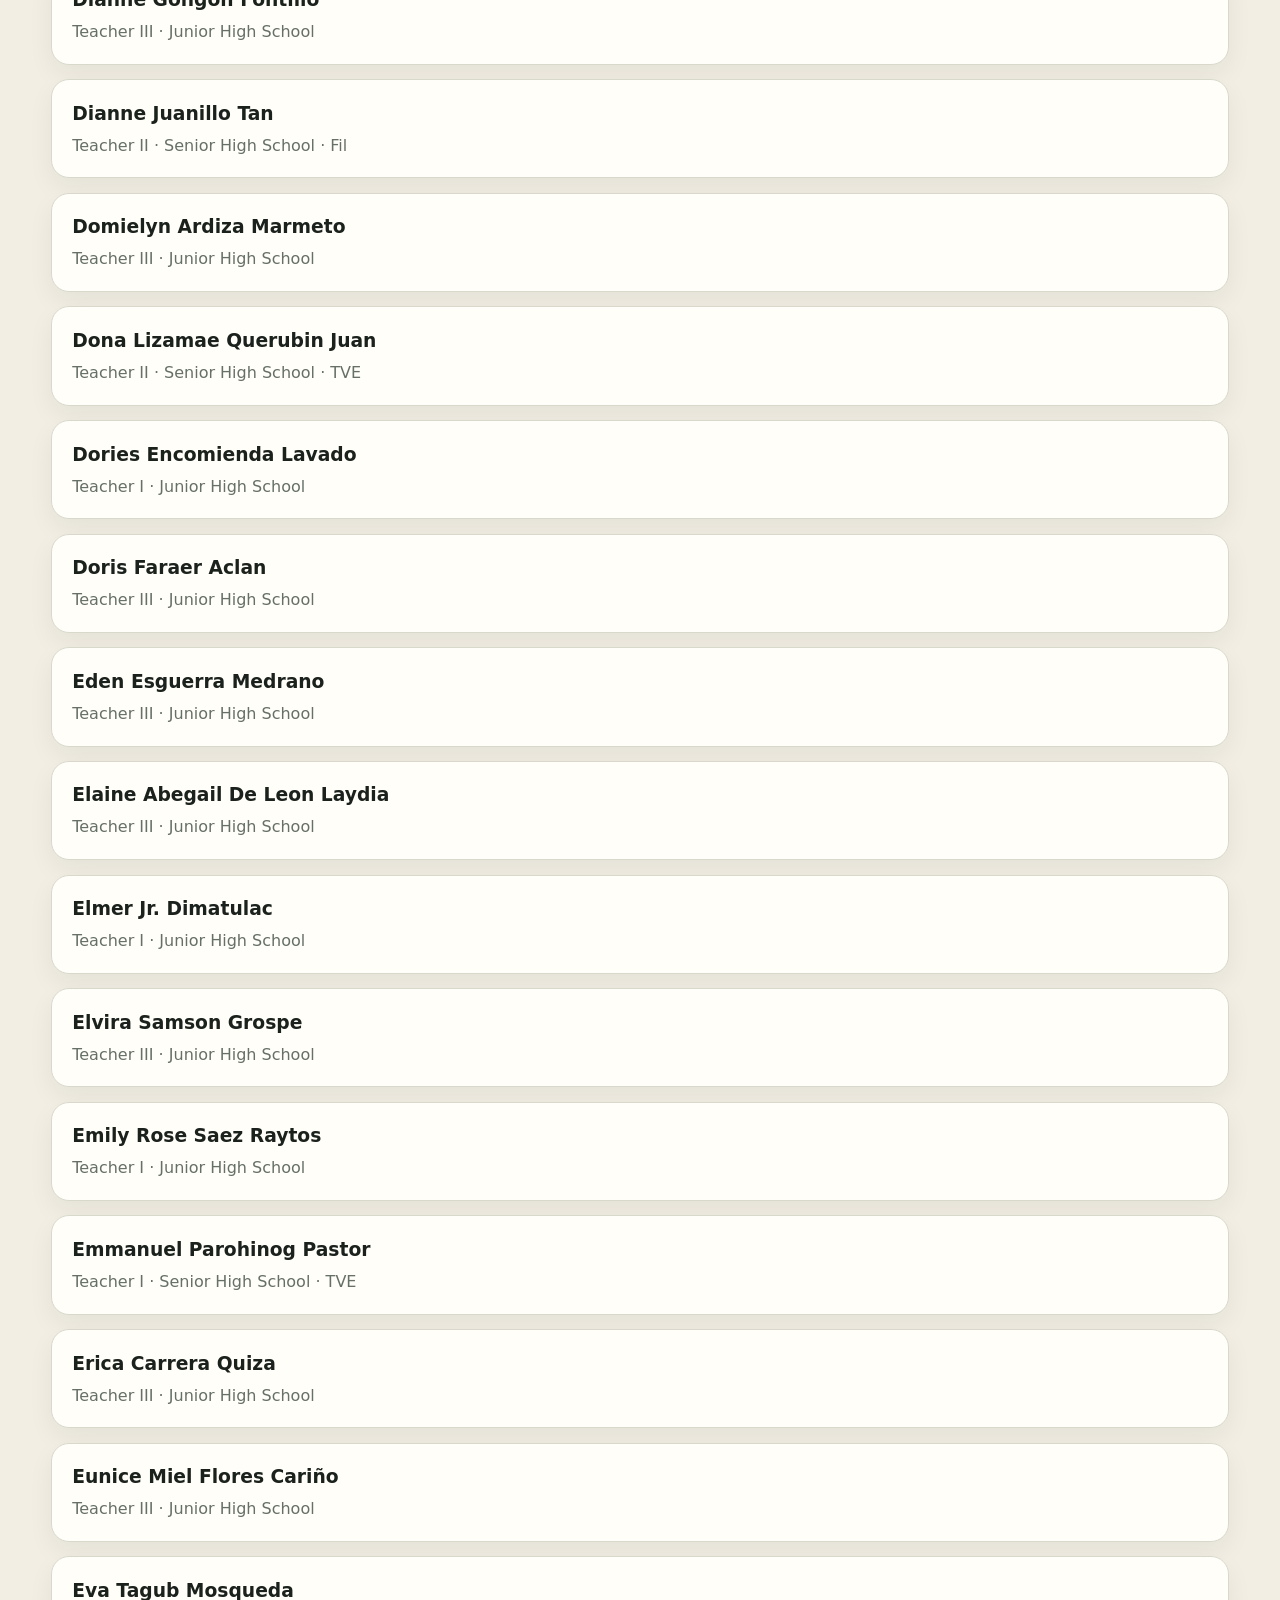
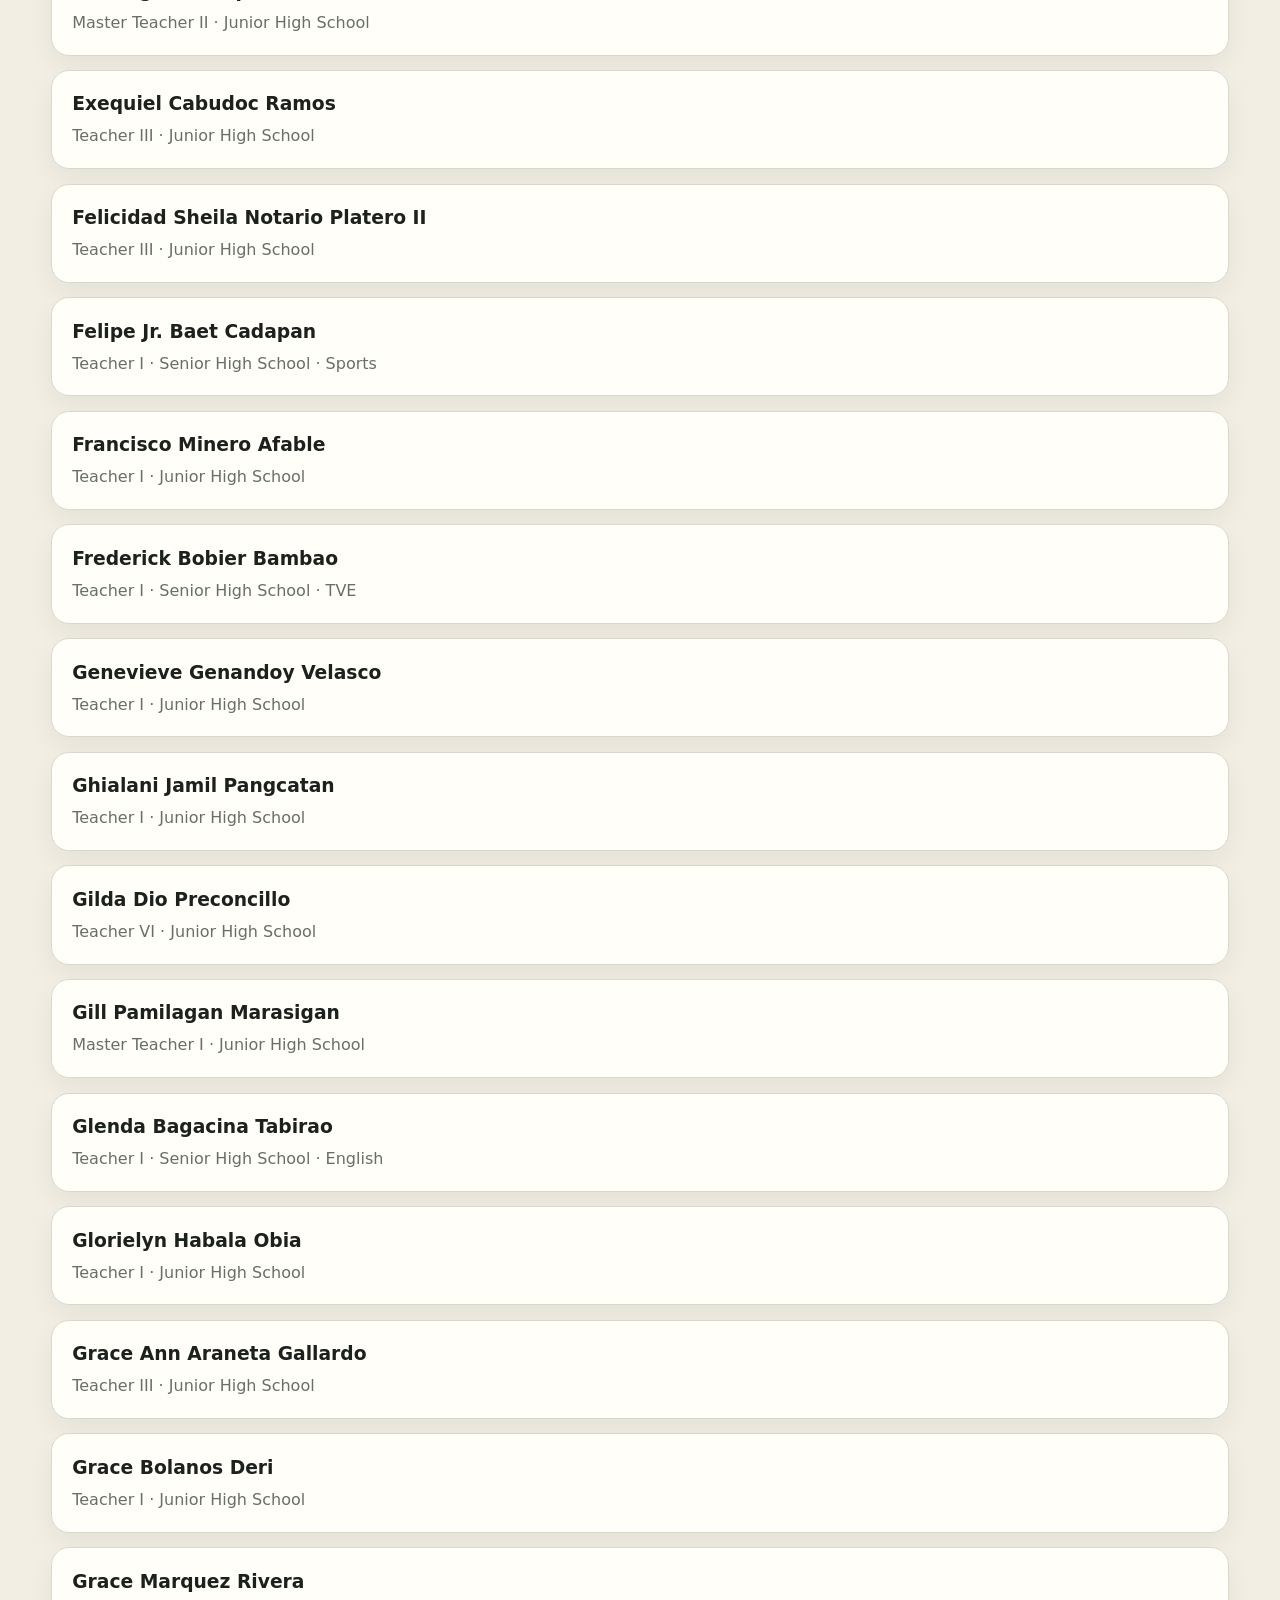
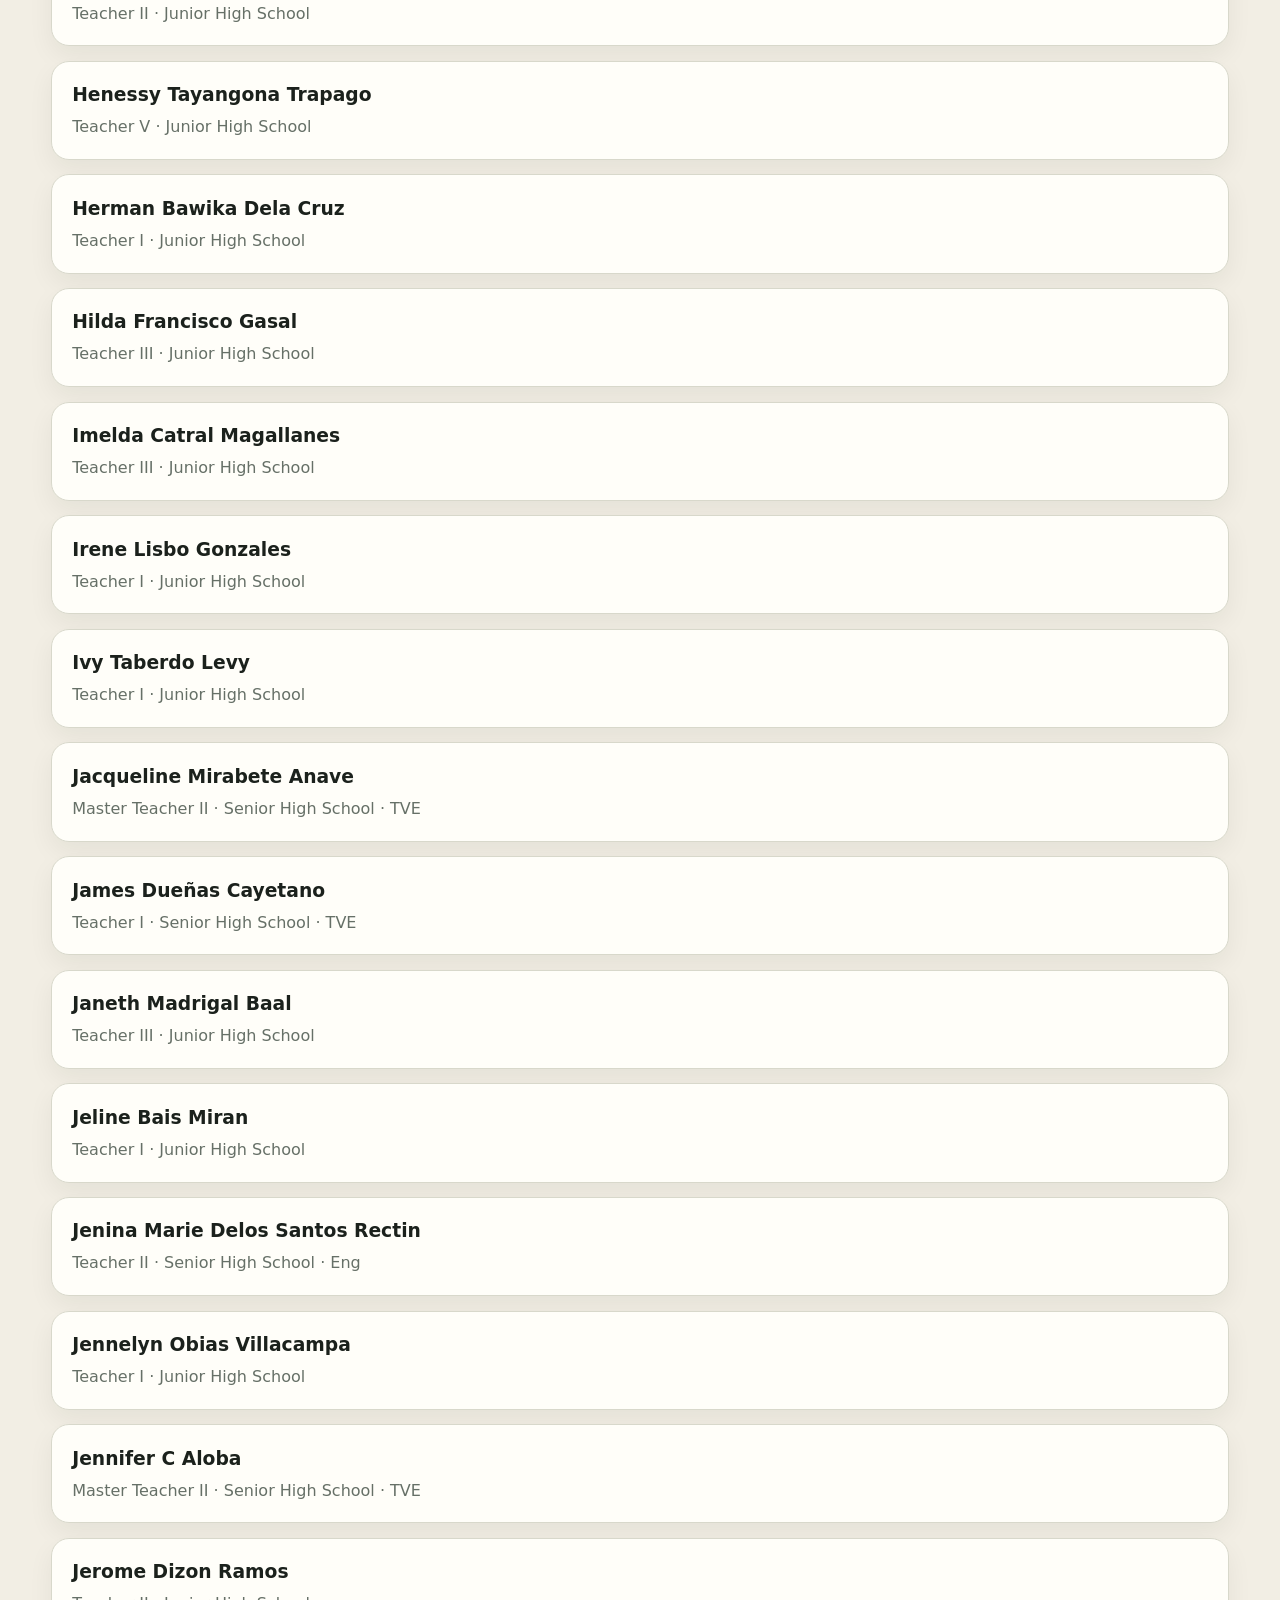
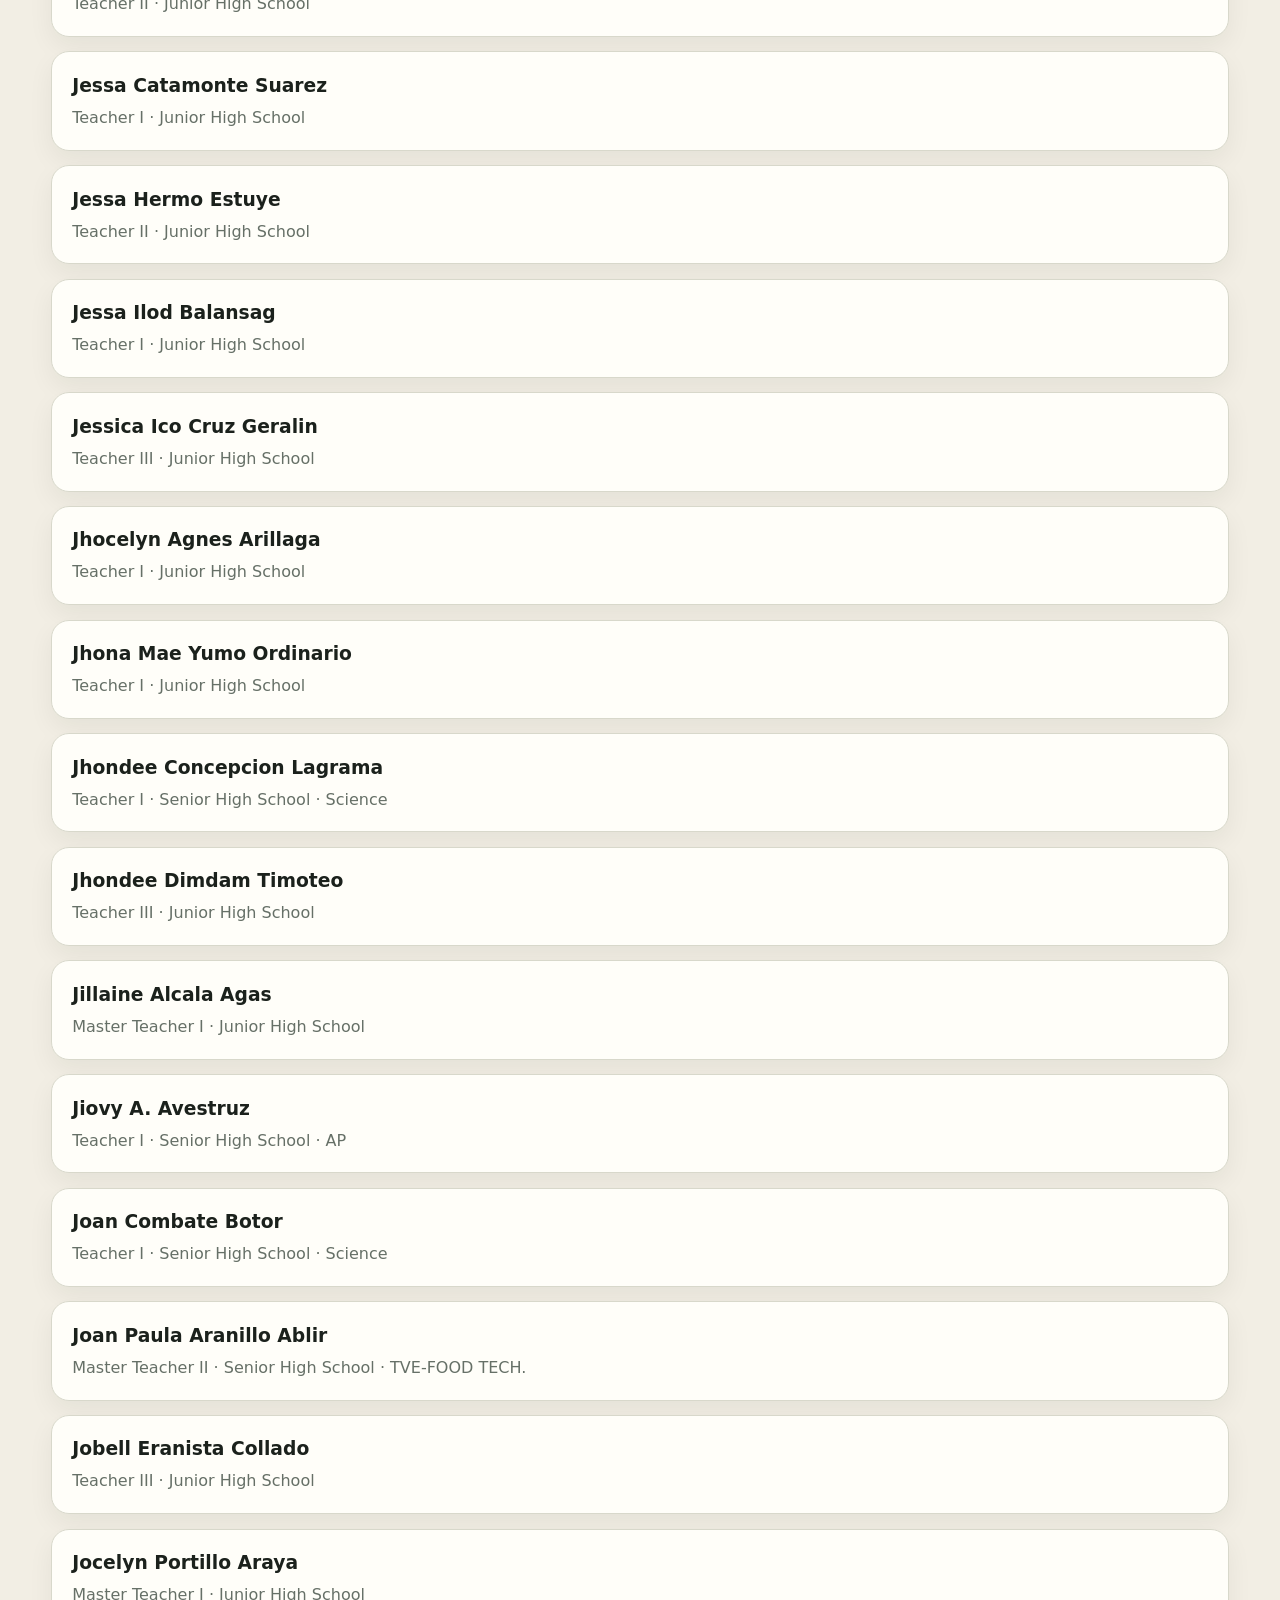
<file: personnel.html>
<!DOCTYPE html>
<html lang="en">
 <head>
  <meta charset="utf-8"/>
  <meta content="width=device-width, initial-scale=1" name="viewport"/>
  <link href="assets/images/school-logo.png" rel="icon" type="image/png"/>
  <title>
   Personnel | SPRCNHS
  </title>
  <link href="css/style.css" rel="stylesheet"/>
 </head>
 <body>
  <header class="site-header">
   <div class="container nav-wrap">
    <a class="brand" href="index.html">
     <img alt="SPRCNHS logo" class="brand-logo" src="assets/images/school-logo.png"/>
     <div class="brand-text">
      <strong>
       SPRCNHS
      </strong>
      <span>
       San Pedro Relocation Center National High School
      </span>
     </div>
    </a>
    <button aria-expanded="false" class="menu-btn" type="button">
     Menu
    </button>
    <nav aria-label="Primary navigation" class="nav">
     <a href="index.html">
      Home
     </a>
     <a href="about.html">
      About
     </a>
     <a href="academics.html">
      Academics
     </a>
     <a href="personnel.html">
      Personnel
     </a>
     <a href="news.html">
      News
     </a>
     <a href="announcements.html">
      Announcements
     </a>
     <a href="research.html">
      Research
     </a>
     <a href="contact.html">
      Contact
     </a>
    </nav>
   </div>
  </header>
  <main>
   <section class="page-hero">
    <div class="container">
     <div class="breadcrumb">
      Home / Personnel
     </div>
     <h1>
      Personnel Directory
     </h1>
     <p>
      Official SPRCNHS Main Campus personnel directory for School Year 2026&ndash;2027.
     </p>
    </div>
   </section>
   <section class="personnel-directory-section">
    <div class="container">
     <div class="personnel-roster-note">
      <strong>
       SY 2026&ndash;2027 Personnel Roster
      </strong>
      <p>
       This directory is based on the school personnel list provided for the current school year. Employee numbers, plantilla numbers, birthdays, and email addresses are intentionally not displayed on the public website.
      </p>
     </div>
     <div class="section-head personnel-directory-head">
      <div>
       <div class="eyebrow">
        School Directory
       </div>
       <h2 id="personnel-category-title">
        Teaching Personnel
       </h2>
       <p class="directory-description" id="personnel-category-description">
        Faculty members directly involved in classroom instruction.
       </p>
      </div>
      <button class="btn directory-switch-btn" data-open-personnel-picker="" type="button">
       Change category
      </button>
     </div>
     <div class="personnel-category-panel active" data-personnel-panel="teaching">
      <div class="directory-toolbar directory-toolbar-v19">
       <label class="personnel-search-label">
        <span class="sr-only">
         Search personnel
        </span>
        <input autocomplete="off" class="personnel-search" placeholder="Search by name, position, level, or subject&hellip;" type="search"/>
       </label>
       <label class="directory-control">
        <span>
         Sex
        </span>
        <select aria-label="Filter personnel by sex" class="personnel-sex-filter">
         <option value="all">
          All
         </option>
         <option value="female">
          Female
         </option>
         <option value="male">
          Male
         </option>
        </select>
       </label>
       <label class="directory-control">
        <span>
         Sort
        </span>
        <select aria-label="Sort personnel" class="personnel-sort">
         <option value="az">
          Name A&ndash;Z
         </option>
         <option value="za">
          Name Z&ndash;A
         </option>
        </select>
       </label>
       <span aria-live="polite" class="personnel-count">
        297 personnel
       </span>
      </div>
      <div class="directory-list">
       <article class="directory-entry personnel-record" data-personnel-name="joan paula aranillo ablir" data-personnel-search="joan paula aranillo ablir ablir, joan paula aranillo master teacher ii senior high school tve-food tech." data-personnel-sex="female">
        <div>
         <h3>
          Joan Paula Aranillo Ablir
         </h3>
         <p>
          Master Teacher II &middot; Senior High School &middot; TVE-FOOD TECH.
         </p>
        </div>
       </article>
       <article class="directory-entry personnel-record" data-personnel-name="albert rosillon abunda" data-personnel-search="albert rosillon abunda abunda, albert rosillon teacher ii junior high school " data-personnel-sex="male">
        <div>
         <h3>
          Albert Rosillon Abunda
         </h3>
         <p>
          Teacher II &middot; Junior High School
         </p>
        </div>
       </article>
       <article class="directory-entry personnel-record" data-personnel-name="doris faraer aclan" data-personnel-search="doris faraer aclan aclan,  doris faraer teacher iii junior high school " data-personnel-sex="female">
        <div>
         <h3>
          Doris Faraer Aclan
         </h3>
         <p>
          Teacher III &middot; Junior High School
         </p>
        </div>
       </article>
       <article class="directory-entry personnel-record" data-personnel-name="riel domingo jr. alusima adofina" data-personnel-search="riel domingo jr. alusima adofina adofina, riel domingo jr. alusima teacher ii junior high school " data-personnel-sex="male">
        <div>
         <h3>
          Riel Domingo Jr. Alusima Adofina
         </h3>
         <p>
          Teacher II &middot; Junior High School
         </p>
        </div>
       </article>
       <article class="directory-entry personnel-record" data-personnel-name="analiza molit adonis" data-personnel-search="analiza molit adonis adonis, analiza molit teacher ii junior high school " data-personnel-sex="female">
        <div>
         <h3>
          Analiza Molit Adonis
         </h3>
         <p>
          Teacher II &middot; Junior High School
         </p>
        </div>
       </article>
       <article class="directory-entry personnel-record" data-personnel-name="francisco minero afable" data-personnel-search="francisco minero afable afable, francisco minero teacher i junior high school " data-personnel-sex="male">
        <div>
         <h3>
          Francisco Minero Afable
         </h3>
         <p>
          Teacher I &middot; Junior High School
         </p>
        </div>
       </article>
       <article class="directory-entry personnel-record" data-personnel-name="jillaine alcala agas" data-personnel-search="jillaine alcala agas agas, jillaine alcala master teacher i junior high school " data-personnel-sex="female">
        <div>
         <h3>
          Jillaine Alcala Agas
         </h3>
         <p>
          Master Teacher I &middot; Junior High School
         </p>
        </div>
       </article>
       <article class="directory-entry personnel-record" data-personnel-name="myra malubay alarcon" data-personnel-search="myra malubay alarcon alarcon, myra malubay master teacher i junior high school " data-personnel-sex="female">
        <div>
         <h3>
          Myra Malubay Alarcon
         </h3>
         <p>
          Master Teacher I &middot; Junior High School
         </p>
        </div>
       </article>
       <article class="directory-entry personnel-record" data-personnel-name="renzhel salazar alcaide" data-personnel-search="renzhel salazar alcaide alcaide, renzhel salazar teacher iii junior high school " data-personnel-sex="male">
        <div>
         <h3>
          Renzhel Salazar Alcaide
         </h3>
         <p>
          Teacher III &middot; Junior High School
         </p>
        </div>
       </article>
       <article class="directory-entry personnel-record" data-personnel-name="shekinah shalom cortejo alinsunurin" data-personnel-search="shekinah shalom cortejo alinsunurin alinsunurin, shekinah shalom cortejo teacher i junior high school " data-personnel-sex="female">
        <div>
         <h3>
          Shekinah Shalom Cortejo Alinsunurin
         </h3>
         <p>
          Teacher I &middot; Junior High School
         </p>
        </div>
       </article>
       <article class="directory-entry personnel-record" data-personnel-name="kristina amor merginio allosa" data-personnel-search="kristina amor merginio allosa allosa, kristina amor merginio teacher iii junior high school " data-personnel-sex="female">
        <div>
         <h3>
          Kristina Amor Merginio Allosa
         </h3>
         <p>
          Teacher III &middot; Junior High School
         </p>
        </div>
       </article>
       <article class="directory-entry personnel-record" data-personnel-name="vince evan santos almeida" data-personnel-search="vince evan santos almeida almeida, vince evan santos teacher i senior high school tve" data-personnel-sex="male">
        <div>
         <h3>
          Vince Evan Santos Almeida
         </h3>
         <p>
          Teacher I &middot; Senior High School &middot; TVE
         </p>
        </div>
       </article>
       <article class="directory-entry personnel-record" data-personnel-name="jennifer c aloba" data-personnel-search="jennifer c aloba aloba, jennifer c master teacher ii senior high school tve" data-personnel-sex="female">
        <div>
         <h3>
          Jennifer C Aloba
         </h3>
         <p>
          Master Teacher II &middot; Senior High School &middot; TVE
         </p>
        </div>
       </article>
       <article class="directory-entry personnel-record" data-personnel-name="regina elaine avelina alvarado" data-personnel-search="regina elaine avelina alvarado alvarado, regina elaine avelina teacher i junior high school " data-personnel-sex="female">
        <div>
         <h3>
          Regina Elaine Avelina Alvarado
         </h3>
         <p>
          Teacher I &middot; Junior High School
         </p>
        </div>
       </article>
       <article class="directory-entry personnel-record" data-personnel-name="amie rose jiminez ampo" data-personnel-search="amie rose jiminez ampo ampo, amie rose jiminez teacher iii junior high school " data-personnel-sex="female">
        <div>
         <h3>
          Amie Rose Jiminez Ampo
         </h3>
         <p>
          Teacher III &middot; Junior High School
         </p>
        </div>
       </article>
       <article class="directory-entry personnel-record" data-personnel-name="jacqueline mirabete anave" data-personnel-search="jacqueline mirabete anave anave, jacqueline mirabete master teacher ii senior high school tve" data-personnel-sex="female">
        <div>
         <h3>
          Jacqueline Mirabete Anave
         </h3>
         <p>
          Master Teacher II &middot; Senior High School &middot; TVE
         </p>
        </div>
       </article>
       <article class="directory-entry personnel-record" data-personnel-name="mary grace toribio ancheta" data-personnel-search="mary grace toribio ancheta ancheta, mary grace toribio teacher iii junior high school " data-personnel-sex="female">
        <div>
         <h3>
          Mary Grace Toribio Ancheta
         </h3>
         <p>
          Teacher III &middot; Junior High School
         </p>
        </div>
       </article>
       <article class="directory-entry personnel-record" data-personnel-name="ailyn tapel andrade" data-personnel-search="ailyn tapel andrade andrade, ailyn tapel teacher i senior high school tve" data-personnel-sex="female">
        <div>
         <h3>
          Ailyn Tapel Andrade
         </h3>
         <p>
          Teacher I &middot; Senior High School &middot; TVE
         </p>
        </div>
       </article>
       <article class="directory-entry personnel-record" data-personnel-name="clarissa pal-ing ano-os" data-personnel-search="clarissa pal-ing ano-os ano-os, clarissa pal-ing teacher ii junior high school " data-personnel-sex="female">
        <div>
         <h3>
          Clarissa Pal-Ing Ano-Os
         </h3>
         <p>
          Teacher II &middot; Junior High School
         </p>
        </div>
       </article>
       <article class="directory-entry personnel-record" data-personnel-name="merly batec antolin" data-personnel-search="merly batec antolin antolin, merly batec teacher iii junior high school " data-personnel-sex="female">
        <div>
         <h3>
          Merly Batec Antolin
         </h3>
         <p>
          Teacher III &middot; Junior High School
         </p>
        </div>
       </article>
       <article class="directory-entry personnel-record" data-personnel-name="christine abat anunciacion" data-personnel-search="christine abat anunciacion anunciacion, christine abat teacher i junior high school " data-personnel-sex="female">
        <div>
         <h3>
          Christine Abat Anunciacion
         </h3>
         <p>
          Teacher I &middot; Junior High School
         </p>
        </div>
       </article>
       <article class="directory-entry personnel-record" data-personnel-name="samuel titan aranza" data-personnel-search="samuel titan aranza aranza, samuel titan teacher i junior high school " data-personnel-sex="male">
        <div>
         <h3>
          Samuel Titan Aranza
         </h3>
         <p>
          Teacher I &middot; Junior High School
         </p>
        </div>
       </article>
       <article class="directory-entry personnel-record" data-personnel-name="jocelyn portillo araya" data-personnel-search="jocelyn portillo araya araya, jocelyn portillo master teacher i junior high school " data-personnel-sex="female">
        <div>
         <h3>
          Jocelyn Portillo Araya
         </h3>
         <p>
          Master Teacher I &middot; Junior High School
         </p>
        </div>
       </article>
       <article class="directory-entry personnel-record" data-personnel-name="cristina sibulo arienda" data-personnel-search="cristina sibulo arienda arienda, cristina sibulo teacher iii junior high school " data-personnel-sex="female">
        <div>
         <h3>
          Cristina Sibulo Arienda
         </h3>
         <p>
          Teacher III &middot; Junior High School
         </p>
        </div>
       </article>
       <article class="directory-entry personnel-record" data-personnel-name="jhocelyn agnes arillaga" data-personnel-search="jhocelyn agnes arillaga arillaga, jhocelyn agnes teacher i junior high school " data-personnel-sex="female">
        <div>
         <h3>
          Jhocelyn Agnes Arillaga
         </h3>
         <p>
          Teacher I &middot; Junior High School
         </p>
        </div>
       </article>
       <article class="directory-entry personnel-record" data-personnel-name="carolina mallari ariola" data-personnel-search="carolina mallari ariola ariola, carolina mallari teacher ii junior high school " data-personnel-sex="female">
        <div>
         <h3>
          Carolina Mallari Ariola
         </h3>
         <p>
          Teacher II &middot; Junior High School
         </p>
        </div>
       </article>
       <article class="directory-entry personnel-record" data-personnel-name="milagros aquino arroyo" data-personnel-search="milagros aquino arroyo arroyo, milagros aquino teacher i junior high school " data-personnel-sex="female">
        <div>
         <h3>
          Milagros Aquino Arroyo
         </h3>
         <p>
          Teacher I &middot; Junior High School
         </p>
        </div>
       </article>
       <article class="directory-entry personnel-record" data-personnel-name="jordan asedillo" data-personnel-search="jordan asedillo asedillo, jordan teacher iii junior high school " data-personnel-sex="male">
        <div>
         <h3>
          Jordan Asedillo
         </h3>
         <p>
          Teacher III &middot; Junior High School
         </p>
        </div>
       </article>
       <article class="directory-entry personnel-record" data-personnel-name="rudsen perez atienza" data-personnel-search="rudsen perez atienza atienza, rudsen perez teacher ii junior high school " data-personnel-sex="male">
        <div>
         <h3>
          Rudsen Perez Atienza
         </h3>
         <p>
          Teacher II &middot; Junior High School
         </p>
        </div>
       </article>
       <article class="directory-entry personnel-record" data-personnel-name="jiovy a. avestruz" data-personnel-search="jiovy a. avestruz avestruz, jiovy a. teacher i senior high school ap" data-personnel-sex="male">
        <div>
         <h3>
          Jiovy A. Avestruz
         </h3>
         <p>
          Teacher I &middot; Senior High School &middot; AP
         </p>
        </div>
       </article>
       <article class="directory-entry personnel-record" data-personnel-name="janeth madrigal baal" data-personnel-search="janeth madrigal baal baal, janeth madrigal teacher iii junior high school " data-personnel-sex="female">
        <div>
         <h3>
          Janeth Madrigal Baal
         </h3>
         <p>
          Teacher III &middot; Junior High School
         </p>
        </div>
       </article>
       <article class="directory-entry personnel-record" data-personnel-name="angelita cortas babao" data-personnel-search="angelita cortas babao babao, angelita cortas teacher i junior high school " data-personnel-sex="female">
        <div>
         <h3>
          Angelita Cortas Babao
         </h3>
         <p>
          Teacher I &middot; Junior High School
         </p>
        </div>
       </article>
       <article class="directory-entry personnel-record" data-personnel-name="christy bonto bacolor" data-personnel-search="christy bonto bacolor bacolor, christy bonto teacher ii senior high school tve" data-personnel-sex="female">
        <div>
         <h3>
          Christy Bonto Bacolor
         </h3>
         <p>
          Teacher II &middot; Senior High School &middot; TVE
         </p>
        </div>
       </article>
       <article class="directory-entry personnel-record" data-personnel-name="loren tarnate bacolor" data-personnel-search="loren tarnate bacolor bacolor, loren tarnate teacher i junior high school " data-personnel-sex="male">
        <div>
         <h3>
          Loren Tarnate Bacolor
         </h3>
         <p>
          Teacher I &middot; Junior High School
         </p>
        </div>
       </article>
       <article class="directory-entry personnel-record" data-personnel-name="jessa ilod balansag" data-personnel-search="jessa ilod balansag balansag, jessa ilod teacher i junior high school " data-personnel-sex="female">
        <div>
         <h3>
          Jessa Ilod Balansag
         </h3>
         <p>
          Teacher I &middot; Junior High School
         </p>
        </div>
       </article>
       <article class="directory-entry personnel-record" data-personnel-name="lorenzo yasona baldovino jr" data-personnel-search="lorenzo yasona baldovino jr baldovino jr, lorenzo yasona master teacher i junior high school " data-personnel-sex="male">
        <div>
         <h3>
          Lorenzo Yasona Baldovino Jr
         </h3>
         <p>
          Master Teacher I &middot; Junior High School
         </p>
        </div>
       </article>
       <article class="directory-entry personnel-record" data-personnel-name="frederick bobier bambao" data-personnel-search="frederick bobier bambao bambao, frederick bobier teacher i senior high school tve" data-personnel-sex="male">
        <div>
         <h3>
          Frederick Bobier Bambao
         </h3>
         <p>
          Teacher I &middot; Senior High School &middot; TVE
         </p>
        </div>
       </article>
       <article class="directory-entry personnel-record" data-personnel-name="benjamin guevarra bastida" data-personnel-search="benjamin guevarra bastida bastida, benjamin guevarra teacher i senior high school filipino" data-personnel-sex="male">
        <div>
         <h3>
          Benjamin Guevarra Bastida
         </h3>
         <p>
          Teacher I &middot; Senior High School &middot; Filipino
         </p>
        </div>
       </article>
       <article class="directory-entry personnel-record" data-personnel-name="rona joy canlas batac" data-personnel-search="rona joy canlas batac batac, rona joy canlas teacher i junior high school " data-personnel-sex="female">
        <div>
         <h3>
          Rona Joy Canlas Batac
         </h3>
         <p>
          Teacher I &middot; Junior High School
         </p>
        </div>
       </article>
       <article class="directory-entry personnel-record" data-personnel-name="christine magbanua bautista" data-personnel-search="christine magbanua bautista bautista, christine magbanua teacher i senior high school tve - entrep" data-personnel-sex="female">
        <div>
         <h3>
          Christine Magbanua Bautista
         </h3>
         <p>
          Teacher I &middot; Senior High School &middot; TVE - Entrep
         </p>
        </div>
       </article>
       <article class="directory-entry personnel-record" data-personnel-name="marites cepriano bautista" data-personnel-search="marites cepriano bautista bautista, marites cepriano teacher iii junior high school " data-personnel-sex="female">
        <div>
         <h3>
          Marites Cepriano Bautista
         </h3>
         <p>
          Teacher III &middot; Junior High School
         </p>
        </div>
       </article>
       <article class="directory-entry personnel-record" data-personnel-name="jonabelle jamolin beleta" data-personnel-search="jonabelle jamolin beleta beleta, jonabelle jamolin teacher i junior high school " data-personnel-sex="female">
        <div>
         <h3>
          Jonabelle Jamolin Beleta
         </h3>
         <p>
          Teacher I &middot; Junior High School
         </p>
        </div>
       </article>
       <article class="directory-entry personnel-record" data-personnel-name="mary ann cirnio benaid" data-personnel-search="mary ann cirnio benaid benaid, mary ann cirnio teacher i junior high school " data-personnel-sex="female">
        <div>
         <h3>
          Mary Ann Cirnio Benaid
         </h3>
         <p>
          Teacher I &middot; Junior High School
         </p>
        </div>
       </article>
       <article class="directory-entry personnel-record" data-personnel-name="clarissa agcaoili benigno" data-personnel-search="clarissa agcaoili benigno benigno, clarissa agcaoili teacher iii senior high school ap" data-personnel-sex="female">
        <div>
         <h3>
          Clarissa Agcaoili Benigno
         </h3>
         <p>
          Teacher III &middot; Senior High School &middot; AP
         </p>
        </div>
       </article>
       <article class="directory-entry personnel-record" data-personnel-name="cris mark vergara bermudo" data-personnel-search="cris mark vergara bermudo bermudo, cris mark vergara teacher i junior high school " data-personnel-sex="male">
        <div>
         <h3>
          Cris Mark Vergara Bermudo
         </h3>
         <p>
          Teacher I &middot; Junior High School
         </p>
        </div>
       </article>
       <article class="directory-entry personnel-record" data-personnel-name="shane melorie blacer" data-personnel-search="shane melorie blacer blacer, shane melorie teacher i senior high school filipino" data-personnel-sex="female">
        <div>
         <h3>
          Shane Melorie Blacer
         </h3>
         <p>
          Teacher I &middot; Senior High School &middot; Filipino
         </p>
        </div>
       </article>
       <article class="directory-entry personnel-record" data-personnel-name="levina manabat bonoan" data-personnel-search="levina manabat bonoan bonoan, levina manabat teacher i senior high school ap" data-personnel-sex="female">
        <div>
         <h3>
          Levina Manabat Bonoan
         </h3>
         <p>
          Teacher I &middot; Senior High School &middot; AP
         </p>
        </div>
       </article>
       <article class="directory-entry personnel-record" data-personnel-name="joan combate botor" data-personnel-search="joan combate botor botor, joan combate teacher i senior high school science" data-personnel-sex="female">
        <div>
         <h3>
          Joan Combate Botor
         </h3>
         <p>
          Teacher I &middot; Senior High School &middot; Science
         </p>
        </div>
       </article>
       <article class="directory-entry personnel-record" data-personnel-name="christine joyce angelia bulos" data-personnel-search="christine joyce angelia bulos bulos, christine joyce angelia teacher iii junior high school " data-personnel-sex="female">
        <div>
         <h3>
          Christine Joyce Angelia Bulos
         </h3>
         <p>
          Teacher III &middot; Junior High School
         </p>
        </div>
       </article>
       <article class="directory-entry personnel-record" data-personnel-name="mary grace lorida buzon" data-personnel-search="mary grace lorida buzon buzon, mary grace lorida teacher i junior high school " data-personnel-sex="female">
        <div>
         <h3>
          Mary Grace Lorida Buzon
         </h3>
         <p>
          Teacher I &middot; Junior High School
         </p>
        </div>
       </article>
       <article class="directory-entry personnel-record" data-personnel-name="john mark rojo caballero" data-personnel-search="john mark rojo caballero caballero, john mark rojo teacher i junior high school " data-personnel-sex="male">
        <div>
         <h3>
          John Mark Rojo Caballero
         </h3>
         <p>
          Teacher I &middot; Junior High School
         </p>
        </div>
       </article>
       <article class="directory-entry personnel-record" data-personnel-name="juddielene maclit caceres" data-personnel-search="juddielene maclit caceres caceres, juddielene maclit teacher iii junior high school " data-personnel-sex="female">
        <div>
         <h3>
          Juddielene Maclit Caceres
         </h3>
         <p>
          Teacher III &middot; Junior High School
         </p>
        </div>
       </article>
       <article class="directory-entry personnel-record" data-personnel-name="felipe jr. baet cadapan" data-personnel-search="felipe jr. baet cadapan cadapan, felipe jr. baet teacher i senior high school sports" data-personnel-sex="male">
        <div>
         <h3>
          Felipe Jr. Baet Cadapan
         </h3>
         <p>
          Teacher I &middot; Senior High School &middot; Sports
         </p>
        </div>
       </article>
       <article class="directory-entry personnel-record" data-personnel-name="sonia lisondra cagas" data-personnel-search="sonia lisondra cagas cagas, sonia lisondra teacher i junior high school " data-personnel-sex="female">
        <div>
         <h3>
          Sonia Lisondra Cagas
         </h3>
         <p>
          Teacher I &middot; Junior High School
         </p>
        </div>
       </article>
       <article class="directory-entry personnel-record" data-personnel-name="cathline noveda calado" data-personnel-search="cathline noveda calado calado, cathline noveda teacher iii junior high school " data-personnel-sex="female">
        <div>
         <h3>
          Cathline Noveda Calado
         </h3>
         <p>
          Teacher III &middot; Junior High School
         </p>
        </div>
       </article>
       <article class="directory-entry personnel-record" data-personnel-name="ma. celine noveda calado" data-personnel-search="ma. celine noveda calado calado, ma. celine noveda teacher iii junior high school " data-personnel-sex="female">
        <div>
         <h3>
          Ma. Celine Noveda Calado
         </h3>
         <p>
          Teacher III &middot; Junior High School
         </p>
        </div>
       </article>
       <article class="directory-entry personnel-record" data-personnel-name="mary patriccia cardano camu" data-personnel-search="mary patriccia cardano camu camu, mary patriccia cardano teacher iii junior high school " data-personnel-sex="female">
        <div>
         <h3>
          Mary Patriccia Cardano Camu
         </h3>
         <p>
          Teacher III &middot; Junior High School
         </p>
        </div>
       </article>
       <article class="directory-entry personnel-record" data-personnel-name="sean mikkail nolasco diores capili" data-personnel-search="sean mikkail nolasco diores capili capili, sean mikkail nolasco diores special science teacher i senior high school science" data-personnel-sex="male">
        <div>
         <h3>
          Sean Mikkail Nolasco Diores Capili
         </h3>
         <p>
          Special Science Teacher I &middot; Senior High School &middot; Science
         </p>
        </div>
       </article>
       <article class="directory-entry personnel-record" data-personnel-name="eunice miel flores cari&ntilde;o" data-personnel-search="eunice miel flores cari&ntilde;o cari&ntilde;o, eunice miel flores teacher iii junior high school " data-personnel-sex="female">
        <div>
         <h3>
          Eunice Miel Flores Cari&ntilde;o
         </h3>
         <p>
          Teacher III &middot; Junior High School
         </p>
        </div>
       </article>
       <article class="directory-entry personnel-record" data-personnel-name="reinalyn salazar carlos" data-personnel-search="reinalyn salazar carlos carlos, reinalyn salazar teacher ii junior high school " data-personnel-sex="female">
        <div>
         <h3>
          Reinalyn Salazar Carlos
         </h3>
         <p>
          Teacher II &middot; Junior High School
         </p>
        </div>
       </article>
       <article class="directory-entry personnel-record" data-personnel-name="julie ann de mesa carmen" data-personnel-search="julie ann de mesa carmen carmen, julie ann de mesa teacher i junior high school " data-personnel-sex="female">
        <div>
         <h3>
          Julie Ann De Mesa Carmen
         </h3>
         <p>
          Teacher I &middot; Junior High School
         </p>
        </div>
       </article>
       <article class="directory-entry personnel-record" data-personnel-name="ariel tagle casaba jr." data-personnel-search="ariel tagle casaba jr. casaba jr., ariel tagle teacher i junior high school " data-personnel-sex="male">
        <div>
         <h3>
          Ariel Tagle Casaba Jr.
         </h3>
         <p>
          Teacher I &middot; Junior High School
         </p>
        </div>
       </article>
       <article class="directory-entry personnel-record" data-personnel-name="wilma balibol caspillo" data-personnel-search="wilma balibol caspillo caspillo, wilma balibol teacher i junior high school " data-personnel-sex="female">
        <div>
         <h3>
          Wilma Balibol Caspillo
         </h3>
         <p>
          Teacher I &middot; Junior High School
         </p>
        </div>
       </article>
       <article class="directory-entry personnel-record" data-personnel-name="mary joy flordeliz castillo" data-personnel-search="mary joy flordeliz castillo castillo, mary joy flordeliz teacher i junior high school " data-personnel-sex="female">
        <div>
         <h3>
          Mary Joy Flordeliz Castillo
         </h3>
         <p>
          Teacher I &middot; Junior High School
         </p>
        </div>
       </article>
       <article class="directory-entry personnel-record" data-personnel-name="james due&ntilde;as cayetano" data-personnel-search="james due&ntilde;as cayetano cayetano, james due&ntilde;as teacher i senior high school tve" data-personnel-sex="male">
        <div>
         <h3>
          James Due&ntilde;as Cayetano
         </h3>
         <p>
          Teacher I &middot; Senior High School &middot; TVE
         </p>
        </div>
       </article>
       <article class="directory-entry personnel-record" data-personnel-name="mark joseph due&ntilde;as cayetano" data-personnel-search="mark joseph due&ntilde;as cayetano cayetano, mark joseph due&ntilde;as teacher ii junior high school " data-personnel-sex="male">
        <div>
         <h3>
          Mark Joseph Due&ntilde;as Cayetano
         </h3>
         <p>
          Teacher II &middot; Junior High School
         </p>
        </div>
       </article>
       <article class="directory-entry personnel-record" data-personnel-name="ana maria mariano ca&ntilde;edo" data-personnel-search="ana maria mariano ca&ntilde;edo ca&ntilde;edo, ana maria mariano teacher i junior high school " data-personnel-sex="female">
        <div>
         <h3>
          Ana Maria Mariano Ca&ntilde;edo
         </h3>
         <p>
          Teacher I &middot; Junior High School
         </p>
        </div>
       </article>
       <article class="directory-entry personnel-record" data-personnel-name="carmencita tulalian ca&ntilde;ete" data-personnel-search="carmencita tulalian ca&ntilde;ete ca&ntilde;ete, carmencita tulalian teacher ii senior high school tve" data-personnel-sex="female">
        <div>
         <h3>
          Carmencita Tulalian Ca&ntilde;ete
         </h3>
         <p>
          Teacher II &middot; Senior High School &middot; TVE
         </p>
        </div>
       </article>
       <article class="directory-entry personnel-record" data-personnel-name="rona lynn sandoval celeste" data-personnel-search="rona lynn sandoval celeste celeste, rona lynn sandoval teacher iii junior high school " data-personnel-sex="female">
        <div>
         <h3>
          Rona Lynn Sandoval Celeste
         </h3>
         <p>
          Teacher III &middot; Junior High School
         </p>
        </div>
       </article>
       <article class="directory-entry personnel-record" data-personnel-name="jonard martinez coladilla" data-personnel-search="jonard martinez coladilla coladilla, jonard martinez teacher ii junior high school " data-personnel-sex="male">
        <div>
         <h3>
          Jonard Martinez Coladilla
         </h3>
         <p>
          Teacher II &middot; Junior High School
         </p>
        </div>
       </article>
       <article class="directory-entry personnel-record" data-personnel-name="jobell eranista collado" data-personnel-search="jobell eranista collado collado, jobell eranista teacher iii junior high school " data-personnel-sex="female">
        <div>
         <h3>
          Jobell Eranista Collado
         </h3>
         <p>
          Teacher III &middot; Junior High School
         </p>
        </div>
       </article>
       <article class="directory-entry personnel-record" data-personnel-name="aravella trillanes collo" data-personnel-search="aravella trillanes collo collo, aravella trillanes teacher i senior high school tve" data-personnel-sex="female">
        <div>
         <h3>
          Aravella Trillanes Collo
         </h3>
         <p>
          Teacher I &middot; Senior High School &middot; TVE
         </p>
        </div>
       </article>
       <article class="directory-entry personnel-record" data-personnel-name="marie nesh tabilisma colonia" data-personnel-search="marie nesh tabilisma colonia colonia, marie nesh tabilisma teacher i junior high school " data-personnel-sex="female">
        <div>
         <h3>
          Marie Nesh Tabilisma Colonia
         </h3>
         <p>
          Teacher I &middot; Junior High School
         </p>
        </div>
       </article>
       <article class="directory-entry personnel-record" data-personnel-name="angelica consignado corpuz" data-personnel-search="angelica consignado corpuz corpuz, angelica consignado teacher i junior high school " data-personnel-sex="female">
        <div>
         <h3>
          Angelica Consignado Corpuz
         </h3>
         <p>
          Teacher I &middot; Junior High School
         </p>
        </div>
       </article>
       <article class="directory-entry personnel-record" data-personnel-name="danica inah balmas cortez" data-personnel-search="danica inah balmas cortez cortez, danica inah balmas teacher i junior high school " data-personnel-sex="female">
        <div>
         <h3>
          Danica Inah Balmas Cortez
         </h3>
         <p>
          Teacher I &middot; Junior High School
         </p>
        </div>
       </article>
       <article class="directory-entry personnel-record" data-personnel-name="john paulo balmas cortez" data-personnel-search="john paulo balmas cortez cortez, john paulo balmas teacher i junior high school " data-personnel-sex="male">
        <div>
         <h3>
          John Paulo Balmas Cortez
         </h3>
         <p>
          Teacher I &middot; Junior High School
         </p>
        </div>
       </article>
       <article class="directory-entry personnel-record" data-personnel-name="joy anne pascual cruzado" data-personnel-search="joy anne pascual cruzado cruzado, joy anne pascual teacher ii junior high school " data-personnel-sex="female">
        <div>
         <h3>
          Joy Anne Pascual Cruzado
         </h3>
         <p>
          Teacher II &middot; Junior High School
         </p>
        </div>
       </article>
       <article class="directory-entry personnel-record" data-personnel-name="rowena basa cuajao" data-personnel-search="rowena basa cuajao cuajao, rowena basa teacher iii junior high school " data-personnel-sex="female">
        <div>
         <h3>
          Rowena Basa Cuajao
         </h3>
         <p>
          Teacher III &middot; Junior High School
         </p>
        </div>
       </article>
       <article class="directory-entry personnel-record" data-personnel-name="kayeden monterola cubacob" data-personnel-search="kayeden monterola cubacob cubacob, kayeden monterola teacher iii junior high school " data-personnel-sex="female">
        <div>
         <h3>
          Kayeden Monterola Cubacob
         </h3>
         <p>
          Teacher III &middot; Junior High School
         </p>
        </div>
       </article>
       <article class="directory-entry personnel-record" data-personnel-name="clarissa ann alina curabo" data-personnel-search="clarissa ann alina curabo curabo, clarissa ann alina teacher ii junior high school " data-personnel-sex="female">
        <div>
         <h3>
          Clarissa Ann Alina Curabo
         </h3>
         <p>
          Teacher II &middot; Junior High School
         </p>
        </div>
       </article>
       <article class="directory-entry personnel-record" data-personnel-name="lourdes cascajo dalumpines" data-personnel-search="lourdes cascajo dalumpines dalumpines, lourdes cascajo teacher iii junior high school " data-personnel-sex="female">
        <div>
         <h3>
          Lourdes Cascajo Dalumpines
         </h3>
         <p>
          Teacher III &middot; Junior High School
         </p>
        </div>
       </article>
       <article class="directory-entry personnel-record" data-personnel-name="mellize royo damyong" data-personnel-search="mellize royo damyong damyong, mellize royo teacher i junior high school " data-personnel-sex="female">
        <div>
         <h3>
          Mellize Royo Damyong
         </h3>
         <p>
          Teacher I &middot; Junior High School
         </p>
        </div>
       </article>
       <article class="directory-entry personnel-record" data-personnel-name="carmela basilan dando" data-personnel-search="carmela basilan dando dando, carmela basilan teacher i junior high school " data-personnel-sex="female">
        <div>
         <h3>
          Carmela Basilan Dando
         </h3>
         <p>
          Teacher I &middot; Junior High School
         </p>
        </div>
       </article>
       <article class="directory-entry personnel-record" data-personnel-name="venneth s. daquigan" data-personnel-search="venneth s. daquigan daquigan, venneth s. teacher i senior high school ap" data-personnel-sex="male">
        <div>
         <h3>
          Venneth S. Daquigan
         </h3>
         <p>
          Teacher I &middot; Senior High School &middot; AP
         </p>
        </div>
       </article>
       <article class="directory-entry personnel-record" data-personnel-name="shirley tiempo de castro" data-personnel-search="shirley tiempo de castro de castro, shirley tiempo teacher iii junior high school " data-personnel-sex="female">
        <div>
         <h3>
          Shirley Tiempo De Castro
         </h3>
         <p>
          Teacher III &middot; Junior High School
         </p>
        </div>
       </article>
       <article class="directory-entry personnel-record" data-personnel-name="marjorie dayo de guzman" data-personnel-search="marjorie dayo de guzman de guzman, marjorie dayo teacher iii junior high school " data-personnel-sex="female">
        <div>
         <h3>
          Marjorie Dayo De Guzman
         </h3>
         <p>
          Teacher III &middot; Junior High School
         </p>
        </div>
       </article>
       <article class="directory-entry personnel-record" data-personnel-name="cristina ambayon de leon" data-personnel-search="cristina ambayon de leon de leon, cristina ambayon teacher ii senior high school filipino" data-personnel-sex="female">
        <div>
         <h3>
          Cristina Ambayon De Leon
         </h3>
         <p>
          Teacher II &middot; Senior High School &middot; Filipino
         </p>
        </div>
       </article>
       <article class="directory-entry personnel-record" data-personnel-name="mela grace balmediano de vera" data-personnel-search="mela grace balmediano de vera de vera, mela grace balmediano teacher i junior high school " data-personnel-sex="female">
        <div>
         <h3>
          Mela Grace Balmediano De Vera
         </h3>
         <p>
          Teacher I &middot; Junior High School
         </p>
        </div>
       </article>
       <article class="directory-entry personnel-record" data-personnel-name="herman bawika dela cruz" data-personnel-search="herman bawika dela cruz dela cruz, herman bawika teacher i junior high school " data-personnel-sex="male">
        <div>
         <h3>
          Herman Bawika Dela Cruz
         </h3>
         <p>
          Teacher I &middot; Junior High School
         </p>
        </div>
       </article>
       <article class="directory-entry personnel-record" data-personnel-name="yurie takahashi dela cruz" data-personnel-search="yurie takahashi dela cruz dela cruz, yurie takahashi teacher i junior high school " data-personnel-sex="female">
        <div>
         <h3>
          Yurie Takahashi Dela Cruz
         </h3>
         <p>
          Teacher I &middot; Junior High School
         </p>
        </div>
       </article>
       <article class="directory-entry personnel-record" data-personnel-name="aljelyn cabudoy delfin" data-personnel-search="aljelyn cabudoy delfin delfin, aljelyn cabudoy teacher ii senior high school eng" data-personnel-sex="female">
        <div>
         <h3>
          Aljelyn Cabudoy Delfin
         </h3>
         <p>
          Teacher II &middot; Senior High School &middot; Eng
         </p>
        </div>
       </article>
       <article class="directory-entry personnel-record" data-personnel-name="michelle derilo depante" data-personnel-search="michelle derilo depante depante, michelle derilo teacher i junior high school " data-personnel-sex="female">
        <div>
         <h3>
          Michelle Derilo Depante
         </h3>
         <p>
          Teacher I &middot; Junior High School
         </p>
        </div>
       </article>
       <article class="directory-entry personnel-record" data-personnel-name="grace bolanos deri" data-personnel-search="grace bolanos deri deri, grace bolanos teacher i junior high school " data-personnel-sex="female">
        <div>
         <h3>
          Grace Bolanos Deri
         </h3>
         <p>
          Teacher I &middot; Junior High School
         </p>
        </div>
       </article>
       <article class="directory-entry personnel-record" data-personnel-name="danica jill b. diao" data-personnel-search="danica jill b. diao diao, danica jill b. teacher i senior high school math" data-personnel-sex="female">
        <div>
         <h3>
          Danica Jill B. Diao
         </h3>
         <p>
          Teacher I &middot; Senior High School &middot; Math
         </p>
        </div>
       </article>
       <article class="directory-entry personnel-record" data-personnel-name="jonathan oamil diaz" data-personnel-search="jonathan oamil diaz diaz, jonathan oamil teacher iii junior high school " data-personnel-sex="male">
        <div>
         <h3>
          Jonathan Oamil Diaz
         </h3>
         <p>
          Teacher III &middot; Junior High School
         </p>
        </div>
       </article>
       <article class="directory-entry personnel-record" data-personnel-name="elmer jr. dimatulac" data-personnel-search="elmer jr. dimatulac dimatulac, elmer jr. teacher i junior high school " data-personnel-sex="male">
        <div>
         <h3>
          Elmer Jr. Dimatulac
         </h3>
         <p>
          Teacher I &middot; Junior High School
         </p>
        </div>
       </article>
       <article class="directory-entry personnel-record" data-personnel-name="aris esponera diocaresa" data-personnel-search="aris esponera diocaresa diocaresa, aris esponera teacher i senior high school tve" data-personnel-sex="male">
        <div>
         <h3>
          Aris Esponera Diocaresa
         </h3>
         <p>
          Teacher I &middot; Senior High School &middot; TVE
         </p>
        </div>
       </article>
       <article class="directory-entry personnel-record" data-personnel-name="althea kim copones diu" data-personnel-search="althea kim copones diu diu, althea kim copones teacher i senior high school sports" data-personnel-sex="female">
        <div>
         <h3>
          Althea Kim Copones Diu
         </h3>
         <p>
          Teacher I &middot; Senior High School &middot; Sports
         </p>
        </div>
       </article>
       <article class="directory-entry personnel-record" data-personnel-name="john carlo gomez divinagracia" data-personnel-search="john carlo gomez divinagracia divinagracia, john carlo gomez teacher i senior high school filipino" data-personnel-sex="male">
        <div>
         <h3>
          John Carlo Gomez Divinagracia
         </h3>
         <p>
          Teacher I &middot; Senior High School &middot; Filipino
         </p>
        </div>
       </article>
       <article class="directory-entry personnel-record" data-personnel-name="leni soria domogma" data-personnel-search="leni soria domogma domogma, leni soria teacher i junior high school " data-personnel-sex="female">
        <div>
         <h3>
          Leni Soria Domogma
         </h3>
         <p>
          Teacher I &middot; Junior High School
         </p>
        </div>
       </article>
       <article class="directory-entry personnel-record" data-personnel-name="alenie baja dualan" data-personnel-search="alenie baja dualan dualan, alenie baja master teacher ii junior high school " data-personnel-sex="female">
        <div>
         <h3>
          Alenie Baja Dualan
         </h3>
         <p>
          Master Teacher II &middot; Junior High School
         </p>
        </div>
       </article>
       <article class="directory-entry personnel-record" data-personnel-name="novelyn impreso dumalaog" data-personnel-search="novelyn impreso dumalaog dumalaog, novelyn impreso teacher i junior high school " data-personnel-sex="female">
        <div>
         <h3>
          Novelyn Impreso Dumalaog
         </h3>
         <p>
          Teacher I &middot; Junior High School
         </p>
        </div>
       </article>
       <article class="directory-entry personnel-record" data-personnel-name="alyssa mae dapadap duran" data-personnel-search="alyssa mae dapadap duran duran, alyssa mae dapadap teacher i junior high school " data-personnel-sex="female">
        <div>
         <h3>
          Alyssa Mae Dapadap Duran
         </h3>
         <p>
          Teacher I &middot; Junior High School
         </p>
        </div>
       </article>
       <article class="directory-entry personnel-record" data-personnel-name="michelle serrano elaurza" data-personnel-search="michelle serrano elaurza elaurza, michelle serrano teacher i senior high school ap" data-personnel-sex="female">
        <div>
         <h3>
          Michelle Serrano Elaurza
         </h3>
         <p>
          Teacher I &middot; Senior High School &middot; AP
         </p>
        </div>
       </article>
       <article class="directory-entry personnel-record" data-personnel-name="abener duyag enorio" data-personnel-search="abener duyag enorio enorio, abener duyag teacher i junior high school " data-personnel-sex="male">
        <div>
         <h3>
          Abener Duyag Enorio
         </h3>
         <p>
          Teacher I &middot; Junior High School
         </p>
        </div>
       </article>
       <article class="directory-entry personnel-record" data-personnel-name="vanessa diyan esayas" data-personnel-search="vanessa diyan esayas esayas, vanessa diyan teacher ii junior high school " data-personnel-sex="female">
        <div>
         <h3>
          Vanessa Diyan Esayas
         </h3>
         <p>
          Teacher II &middot; Junior High School
         </p>
        </div>
       </article>
       <article class="directory-entry personnel-record" data-personnel-name="lucille lamac escarda" data-personnel-search="lucille lamac escarda escarda, lucille lamac teacher i senior high school tve" data-personnel-sex="female">
        <div>
         <h3>
          Lucille Lamac Escarda
         </h3>
         <p>
          Teacher I &middot; Senior High School &middot; TVE
         </p>
        </div>
       </article>
       <article class="directory-entry personnel-record" data-personnel-name="ronna funtanar escauriaga" data-personnel-search="ronna funtanar escauriaga escauriaga, ronna funtanar teacher iii junior high school " data-personnel-sex="female">
        <div>
         <h3>
          Ronna Funtanar Escauriaga
         </h3>
         <p>
          Teacher III &middot; Junior High School
         </p>
        </div>
       </article>
       <article class="directory-entry personnel-record" data-personnel-name="daryl may cerro esmasin" data-personnel-search="daryl may cerro esmasin esmasin, daryl may cerro teacher i junior high school " data-personnel-sex="female">
        <div>
         <h3>
          Daryl May Cerro Esmasin
         </h3>
         <p>
          Teacher I &middot; Junior High School
         </p>
        </div>
       </article>
       <article class="directory-entry personnel-record" data-personnel-name="mary gladys conde espinorio" data-personnel-search="mary gladys conde espinorio espinorio, mary gladys conde teacher i junior high school " data-personnel-sex="female">
        <div>
         <h3>
          Mary Gladys Conde Espinorio
         </h3>
         <p>
          Teacher I &middot; Junior High School
         </p>
        </div>
       </article>
       <article class="directory-entry personnel-record" data-personnel-name="aldrin clemen estolas" data-personnel-search="aldrin clemen estolas estolas, aldrin clemen teacher i senior high school math" data-personnel-sex="male">
        <div>
         <h3>
          Aldrin Clemen Estolas
         </h3>
         <p>
          Teacher I &middot; Senior High School &middot; Math
         </p>
        </div>
       </article>
       <article class="directory-entry personnel-record" data-personnel-name="john christian suello estrellado" data-personnel-search="john christian suello estrellado estrellado, john christian suello teacher iii senior high school tve-electrical" data-personnel-sex="male">
        <div>
         <h3>
          John Christian Suello Estrellado
         </h3>
         <p>
          Teacher III &middot; Senior High School &middot; TVE-Electrical
         </p>
        </div>
       </article>
       <article class="directory-entry personnel-record" data-personnel-name="jessa hermo estuye" data-personnel-search="jessa hermo estuye estuye, jessa hermo teacher ii junior high school " data-personnel-sex="female">
        <div>
         <h3>
          Jessa Hermo Estuye
         </h3>
         <p>
          Teacher II &middot; Junior High School
         </p>
        </div>
       </article>
       <article class="directory-entry personnel-record" data-personnel-name="julieta follero etang" data-personnel-search="julieta follero etang etang, julieta follero master teacher i junior high school " data-personnel-sex="female">
        <div>
         <h3>
          Julieta Follero Etang
         </h3>
         <p>
          Master Teacher I &middot; Junior High School
         </p>
        </div>
       </article>
       <article class="directory-entry personnel-record" data-personnel-name="john ruiz rayno fabellar" data-personnel-search="john ruiz rayno fabellar fabellar, john ruiz rayno teacher i junior high school " data-personnel-sex="male">
        <div>
         <h3>
          John Ruiz Rayno Fabellar
         </h3>
         <p>
          Teacher I &middot; Junior High School
         </p>
        </div>
       </article>
       <article class="directory-entry personnel-record" data-personnel-name="abigael fajardo" data-personnel-search="abigael fajardo fajardo, abigael teacher i substitute teacher " data-personnel-sex="female">
        <div>
         <h3>
          Abigael Fajardo
         </h3>
         <p>
          Teacher I &middot; Substitute Teacher
         </p>
        </div>
       </article>
       <article class="directory-entry personnel-record" data-personnel-name="julie ann palaginog fami" data-personnel-search="julie ann palaginog fami fami, julie ann palaginog teacher i junior high school " data-personnel-sex="female">
        <div>
         <h3>
          Julie Ann Palaginog Fami
         </h3>
         <p>
          Teacher I &middot; Junior High School
         </p>
        </div>
       </article>
       <article class="directory-entry personnel-record" data-personnel-name="ruby pinpin favis" data-personnel-search="ruby pinpin favis favis, ruby pinpin master teacher ii junior high school " data-personnel-sex="female">
        <div>
         <h3>
          Ruby Pinpin Favis
         </h3>
         <p>
          Master Teacher II &middot; Junior High School
         </p>
        </div>
       </article>
       <article class="directory-entry personnel-record" data-personnel-name="norberto jr. mabuang ferrer" data-personnel-search="norberto jr. mabuang ferrer ferrer, norberto jr. mabuang teacher i senior high school math" data-personnel-sex="male">
        <div>
         <h3>
          Norberto Jr. Mabuang Ferrer
         </h3>
         <p>
          Teacher I &middot; Senior High School &middot; Math
         </p>
        </div>
       </article>
       <article class="directory-entry personnel-record" data-personnel-name="dianne gongon fontillo" data-personnel-search="dianne gongon fontillo fontillo, dianne gongon teacher iii junior high school " data-personnel-sex="female">
        <div>
         <h3>
          Dianne Gongon Fontillo
         </h3>
         <p>
          Teacher III &middot; Junior High School
         </p>
        </div>
       </article>
       <article class="directory-entry personnel-record" data-personnel-name="beatriz norberto foyo" data-personnel-search="beatriz norberto foyo foyo, beatriz norberto teacher i junior high school " data-personnel-sex="female">
        <div>
         <h3>
          Beatriz Norberto Foyo
         </h3>
         <p>
          Teacher I &middot; Junior High School
         </p>
        </div>
       </article>
       <article class="directory-entry personnel-record" data-personnel-name="clarise ramos gallardo" data-personnel-search="clarise ramos gallardo gallardo, clarise ramos teacher i junior high school " data-personnel-sex="female">
        <div>
         <h3>
          Clarise Ramos Gallardo
         </h3>
         <p>
          Teacher I &middot; Junior High School
         </p>
        </div>
       </article>
       <article class="directory-entry personnel-record" data-personnel-name="grace ann araneta gallardo" data-personnel-search="grace ann araneta gallardo gallardo, grace ann araneta teacher iii junior high school " data-personnel-sex="female">
        <div>
         <h3>
          Grace Ann Araneta Gallardo
         </h3>
         <p>
          Teacher III &middot; Junior High School
         </p>
        </div>
       </article>
       <article class="directory-entry personnel-record" data-personnel-name="jomar tuyor gallego" data-personnel-search="jomar tuyor gallego gallego, jomar tuyor teacher i junior high school " data-personnel-sex="male">
        <div>
         <h3>
          Jomar Tuyor Gallego
         </h3>
         <p>
          Teacher I &middot; Junior High School
         </p>
        </div>
       </article>
       <article class="directory-entry personnel-record" data-personnel-name="orlie john palmes gallo" data-personnel-search="orlie john palmes gallo gallo, orlie john palmes master teacher i junior high school " data-personnel-sex="male">
        <div>
         <h3>
          Orlie John Palmes Gallo
         </h3>
         <p>
          Master Teacher I &middot; Junior High School
         </p>
        </div>
       </article>
       <article class="directory-entry personnel-record" data-personnel-name="abegail mollona galupo" data-personnel-search="abegail mollona galupo galupo, abegail mollona teacher i junior high school " data-personnel-sex="female">
        <div>
         <h3>
          Abegail Mollona Galupo
         </h3>
         <p>
          Teacher I &middot; Junior High School
         </p>
        </div>
       </article>
       <article class="directory-entry personnel-record" data-personnel-name="cathy pe&ntilde;aflor gamboa" data-personnel-search="cathy pe&ntilde;aflor gamboa gamboa, cathy pe&ntilde;aflor teacher i junior high school " data-personnel-sex="female">
        <div>
         <h3>
          Cathy Pe&ntilde;aflor Gamboa
         </h3>
         <p>
          Teacher I &middot; Junior High School
         </p>
        </div>
       </article>
       <article class="directory-entry personnel-record" data-personnel-name="daniel rivera garbo" data-personnel-search="daniel rivera garbo garbo, daniel rivera teacher iii junior high school " data-personnel-sex="male">
        <div>
         <h3>
          Daniel Rivera Garbo
         </h3>
         <p>
          Teacher III &middot; Junior High School
         </p>
        </div>
       </article>
       <article class="directory-entry personnel-record" data-personnel-name="maricon bermillo garbo" data-personnel-search="maricon bermillo garbo garbo, maricon bermillo teacher ii junior high school " data-personnel-sex="female">
        <div>
         <h3>
          Maricon Bermillo Garbo
         </h3>
         <p>
          Teacher II &middot; Junior High School
         </p>
        </div>
       </article>
       <article class="directory-entry personnel-record" data-personnel-name="hilda francisco gasal" data-personnel-search="hilda francisco gasal gasal, hilda francisco teacher iii junior high school " data-personnel-sex="female">
        <div>
         <h3>
          Hilda Francisco Gasal
         </h3>
         <p>
          Teacher III &middot; Junior High School
         </p>
        </div>
       </article>
       <article class="directory-entry personnel-record" data-personnel-name="marjorie vasquez gavino" data-personnel-search="marjorie vasquez gavino gavino, marjorie vasquez teacher i junior high school " data-personnel-sex="female">
        <div>
         <h3>
          Marjorie Vasquez Gavino
         </h3>
         <p>
          Teacher I &middot; Junior High School
         </p>
        </div>
       </article>
       <article class="directory-entry personnel-record" data-personnel-name="maria andrea andres gemino" data-personnel-search="maria andrea andres gemino gemino, maria andrea andres teacher iii junior high school " data-personnel-sex="female">
        <div>
         <h3>
          Maria Andrea Andres Gemino
         </h3>
         <p>
          Teacher III &middot; Junior High School
         </p>
        </div>
       </article>
       <article class="directory-entry personnel-record" data-personnel-name="jessica ico cruz geralin" data-personnel-search="jessica ico cruz geralin geralin, jessica ico cruz teacher iii junior high school " data-personnel-sex="female">
        <div>
         <h3>
          Jessica Ico Cruz Geralin
         </h3>
         <p>
          Teacher III &middot; Junior High School
         </p>
        </div>
       </article>
       <article class="directory-entry personnel-record" data-personnel-name="mary jane perez gilua" data-personnel-search="mary jane perez gilua gilua, mary jane perez teacher iii junior high school " data-personnel-sex="female">
        <div>
         <h3>
          Mary Jane Perez Gilua
         </h3>
         <p>
          Teacher III &middot; Junior High School
         </p>
        </div>
       </article>
       <article class="directory-entry personnel-record" data-personnel-name="sarah kaye g. glorioso" data-personnel-search="sarah kaye g. glorioso glorioso, sarah kaye g. teacher i substitute teacher " data-personnel-sex="female">
        <div>
         <h3>
          Sarah Kaye G. Glorioso
         </h3>
         <p>
          Teacher I &middot; Substitute Teacher
         </p>
        </div>
       </article>
       <article class="directory-entry personnel-record" data-personnel-name="irene lisbo gonzales" data-personnel-search="irene lisbo gonzales gonzales, irene lisbo teacher i junior high school " data-personnel-sex="female">
        <div>
         <h3>
          Irene Lisbo Gonzales
         </h3>
         <p>
          Teacher I &middot; Junior High School
         </p>
        </div>
       </article>
       <article class="directory-entry personnel-record" data-personnel-name="romeo quirante gonzales" data-personnel-search="romeo quirante gonzales gonzales, romeo quirante teacher ii junior high school " data-personnel-sex="male">
        <div>
         <h3>
          Romeo Quirante Gonzales
         </h3>
         <p>
          Teacher II &middot; Junior High School
         </p>
        </div>
       </article>
       <article class="directory-entry personnel-record" data-personnel-name="rozel golpo grafil" data-personnel-search="rozel golpo grafil grafil, rozel golpo teacher i junior high school " data-personnel-sex="female">
        <div>
         <h3>
          Rozel Golpo Grafil
         </h3>
         <p>
          Teacher I &middot; Junior High School
         </p>
        </div>
       </article>
       <article class="directory-entry personnel-record" data-personnel-name="armen bueno grospe" data-personnel-search="armen bueno grospe grospe, armen bueno teacher iii junior high school " data-personnel-sex="male">
        <div>
         <h3>
          Armen Bueno Grospe
         </h3>
         <p>
          Teacher III &middot; Junior High School
         </p>
        </div>
       </article>
       <article class="directory-entry personnel-record" data-personnel-name="elvira samson grospe" data-personnel-search="elvira samson grospe grospe, elvira samson teacher iii junior high school " data-personnel-sex="female">
        <div>
         <h3>
          Elvira Samson Grospe
         </h3>
         <p>
          Teacher III &middot; Junior High School
         </p>
        </div>
       </article>
       <article class="directory-entry personnel-record" data-personnel-name="ailys sabangan gutierrez" data-personnel-search="ailys sabangan gutierrez gutierrez, ailys sabangan teacher ii junior high school " data-personnel-sex="female">
        <div>
         <h3>
          Ailys Sabangan Gutierrez
         </h3>
         <p>
          Teacher II &middot; Junior High School
         </p>
        </div>
       </article>
       <article class="directory-entry personnel-record" data-personnel-name="ainold lysar s. gutierrez" data-personnel-search="ainold lysar s. gutierrez gutierrez, ainold lysar s. teacher i substitute teacher " data-personnel-sex="male">
        <div>
         <h3>
          Ainold Lysar S. Gutierrez
         </h3>
         <p>
          Teacher I &middot; Substitute Teacher
         </p>
        </div>
       </article>
       <article class="directory-entry personnel-record" data-personnel-name="maika dela cruz hayashi" data-personnel-search="maika dela cruz hayashi hayashi, maika dela cruz teacher i junior high school " data-personnel-sex="female">
        <div>
         <h3>
          Maika Dela Cruz Hayashi
         </h3>
         <p>
          Teacher I &middot; Junior High School
         </p>
        </div>
       </article>
       <article class="directory-entry personnel-record" data-personnel-name="maricel parayno hemedez" data-personnel-search="maricel parayno hemedez hemedez, maricel parayno teacher i junior high school " data-personnel-sex="female">
        <div>
         <h3>
          Maricel Parayno Hemedez
         </h3>
         <p>
          Teacher I &middot; Junior High School
         </p>
        </div>
       </article>
       <article class="directory-entry personnel-record" data-personnel-name="anna marie aquino herce" data-personnel-search="anna marie aquino herce herce, anna marie aquino teacher i junior high school " data-personnel-sex="female">
        <div>
         <h3>
          Anna Marie Aquino Herce
         </h3>
         <p>
          Teacher I &middot; Junior High School
         </p>
        </div>
       </article>
       <article class="directory-entry personnel-record" data-personnel-name="joshua carlton sembrano higuit" data-personnel-search="joshua carlton sembrano higuit higuit, joshua carlton sembrano teacher i junior high school " data-personnel-sex="male">
        <div>
         <h3>
          Joshua Carlton Sembrano Higuit
         </h3>
         <p>
          Teacher I &middot; Junior High School
         </p>
        </div>
       </article>
       <article class="directory-entry personnel-record" data-personnel-name="alvin odon insorio" data-personnel-search="alvin odon insorio insorio, alvin odon master teacher ii senior high school math" data-personnel-sex="male">
        <div>
         <h3>
          Alvin Odon Insorio
         </h3>
         <p>
          Master Teacher II &middot; Senior High School &middot; Math
         </p>
        </div>
       </article>
       <article class="directory-entry personnel-record" data-personnel-name="ana cleo allanigue i&ntilde;osa" data-personnel-search="ana cleo allanigue i&ntilde;osa i&ntilde;osa, ana cleo allanigue teacher ii junior high school " data-personnel-sex="female">
        <div>
         <h3>
          Ana Cleo Allanigue I&ntilde;osa
         </h3>
         <p>
          Teacher II &middot; Junior High School
         </p>
        </div>
       </article>
       <article class="directory-entry personnel-record" data-personnel-name="mary rose gonzales jasa" data-personnel-search="mary rose gonzales jasa jasa, mary rose gonzales master teacher ii senior high school tve" data-personnel-sex="female">
        <div>
         <h3>
          Mary Rose Gonzales Jasa
         </h3>
         <p>
          Master Teacher II &middot; Senior High School &middot; TVE
         </p>
        </div>
       </article>
       <article class="directory-entry personnel-record" data-personnel-name="marivic casuga joven" data-personnel-search="marivic casuga joven joven, marivic casuga teacher ii junior high school " data-personnel-sex="female">
        <div>
         <h3>
          Marivic Casuga Joven
         </h3>
         <p>
          Teacher II &middot; Junior High School
         </p>
        </div>
       </article>
       <article class="directory-entry personnel-record" data-personnel-name="maria rayla onde jovenes" data-personnel-search="maria rayla onde jovenes jovenes, maria rayla onde teacher i junior high school " data-personnel-sex="female">
        <div>
         <h3>
          Maria Rayla Onde Jovenes
         </h3>
         <p>
          Teacher I &middot; Junior High School
         </p>
        </div>
       </article>
       <article class="directory-entry personnel-record" data-personnel-name="dona lizamae querubin juan" data-personnel-search="dona lizamae querubin juan juan, dona lizamae querubin teacher ii senior high school tve" data-personnel-sex="female">
        <div>
         <h3>
          Dona Lizamae Querubin Juan
         </h3>
         <p>
          Teacher II &middot; Senior High School &middot; TVE
         </p>
        </div>
       </article>
       <article class="directory-entry personnel-record" data-personnel-name="anita revarez jung" data-personnel-search="anita revarez jung jung, anita revarez teacher iii junior high school " data-personnel-sex="female">
        <div>
         <h3>
          Anita Revarez Jung
         </h3>
         <p>
          Teacher III &middot; Junior High School
         </p>
        </div>
       </article>
       <article class="directory-entry personnel-record" data-personnel-name="mylyn low de mesa lagayan" data-personnel-search="mylyn low de mesa lagayan lagayan, mylyn low de mesa teacher ii junior high school " data-personnel-sex="female">
        <div>
         <h3>
          Mylyn Low De Mesa Lagayan
         </h3>
         <p>
          Teacher II &middot; Junior High School
         </p>
        </div>
       </article>
       <article class="directory-entry personnel-record" data-personnel-name="jhondee concepcion lagrama" data-personnel-search="jhondee concepcion lagrama lagrama, jhondee concepcion teacher i senior high school science" data-personnel-sex="male">
        <div>
         <h3>
          Jhondee Concepcion Lagrama
         </h3>
         <p>
          Teacher I &middot; Senior High School &middot; Science
         </p>
        </div>
       </article>
       <article class="directory-entry personnel-record" data-personnel-name="marissa manrisa lagrama" data-personnel-search="marissa manrisa lagrama lagrama, marissa manrisa teacher i senior high school tve" data-personnel-sex="female">
        <div>
         <h3>
          Marissa Manrisa Lagrama
         </h3>
         <p>
          Teacher I &middot; Senior High School &middot; TVE
         </p>
        </div>
       </article>
       <article class="directory-entry personnel-record" data-personnel-name="nico mar dequito lapad" data-personnel-search="nico mar dequito lapad lapad, nico mar dequito master teacher i junior high school " data-personnel-sex="male">
        <div>
         <h3>
          Nico Mar Dequito Lapad
         </h3>
         <p>
          Master Teacher I &middot; Junior High School
         </p>
        </div>
       </article>
       <article class="directory-entry personnel-record" data-personnel-name="mark anthony bocalig laroya" data-personnel-search="mark anthony bocalig laroya laroya, mark anthony bocalig teacher ii senior high school science" data-personnel-sex="male">
        <div>
         <h3>
          Mark Anthony Bocalig Laroya
         </h3>
         <p>
          Teacher II &middot; Senior High School &middot; Science
         </p>
        </div>
       </article>
       <article class="directory-entry personnel-record" data-personnel-name="dianna frances amor lavado" data-personnel-search="dianna frances amor lavado lavado, dianna frances amor teacher i junior high school " data-personnel-sex="female">
        <div>
         <h3>
          Dianna Frances Amor Lavado
         </h3>
         <p>
          Teacher I &middot; Junior High School
         </p>
        </div>
       </article>
       <article class="directory-entry personnel-record" data-personnel-name="dories encomienda lavado" data-personnel-search="dories encomienda lavado lavado, dories encomienda teacher i junior high school " data-personnel-sex="female">
        <div>
         <h3>
          Dories Encomienda Lavado
         </h3>
         <p>
          Teacher I &middot; Junior High School
         </p>
        </div>
       </article>
       <article class="directory-entry personnel-record" data-personnel-name="elaine abegail de leon laydia" data-personnel-search="elaine abegail de leon laydia laydia, elaine abegail de leon teacher iii junior high school " data-personnel-sex="female">
        <div>
         <h3>
          Elaine Abegail De Leon Laydia
         </h3>
         <p>
          Teacher III &middot; Junior High School
         </p>
        </div>
       </article>
       <article class="directory-entry personnel-record" data-personnel-name="rosemarie maglipas lego" data-personnel-search="rosemarie maglipas lego lego, rosemarie maglipas teacher i junior high school " data-personnel-sex="female">
        <div>
         <h3>
          Rosemarie Maglipas Lego
         </h3>
         <p>
          Teacher I &middot; Junior High School
         </p>
        </div>
       </article>
       <article class="directory-entry personnel-record" data-personnel-name="ivy taberdo levy" data-personnel-search="ivy taberdo levy levy, ivy taberdo teacher i junior high school " data-personnel-sex="male">
        <div>
         <h3>
          Ivy Taberdo Levy
         </h3>
         <p>
          Teacher I &middot; Junior High School
         </p>
        </div>
       </article>
       <article class="directory-entry personnel-record" data-personnel-name="analisa rosa padua librada" data-personnel-search="analisa rosa padua librada librada, analisa rosa padua master teacher ii junior high school " data-personnel-sex="female">
        <div>
         <h3>
          Analisa Rosa Padua Librada
         </h3>
         <p>
          Master Teacher II &middot; Junior High School
         </p>
        </div>
       </article>
       <article class="directory-entry personnel-record" data-personnel-name="agnes baruelo lignes" data-personnel-search="agnes baruelo lignes lignes, agnes baruelo teacher iii senior high school tve-ict" data-personnel-sex="female">
        <div>
         <h3>
          Agnes Baruelo Lignes
         </h3>
         <p>
          Teacher III &middot; Senior High School &middot; TVE-ICT
         </p>
        </div>
       </article>
       <article class="directory-entry personnel-record" data-personnel-name="anthony benitez luchavez" data-personnel-search="anthony benitez luchavez luchavez, anthony benitez teacher i junior high school " data-personnel-sex="male">
        <div>
         <h3>
          Anthony Benitez Luchavez
         </h3>
         <p>
          Teacher I &middot; Junior High School
         </p>
        </div>
       </article>
       <article class="directory-entry personnel-record" data-personnel-name="jr fernandez macalintal" data-personnel-search="jr fernandez macalintal macalintal, jr fernandez teacher i junior high school " data-personnel-sex="male">
        <div>
         <h3>
          Jr Fernandez Macalintal
         </h3>
         <p>
          Teacher I &middot; Junior High School
         </p>
        </div>
       </article>
       <article class="directory-entry personnel-record" data-personnel-name="daniel manansala macandog" data-personnel-search="daniel manansala macandog macandog, daniel manansala teacher iii junior high school " data-personnel-sex="male">
        <div>
         <h3>
          Daniel Manansala Macandog
         </h3>
         <p>
          Teacher III &middot; Junior High School
         </p>
        </div>
       </article>
       <article class="directory-entry personnel-record" data-personnel-name="amor tiongco macario" data-personnel-search="amor tiongco macario macario, amor tiongco teacher i senior high school english" data-personnel-sex="female">
        <div>
         <h3>
          Amor Tiongco Macario
         </h3>
         <p>
          Teacher I &middot; Senior High School &middot; English
         </p>
        </div>
       </article>
       <article class="directory-entry personnel-record" data-personnel-name="romah alcaide macinas" data-personnel-search="romah alcaide macinas macinas, romah alcaide teacher i junior high school " data-personnel-sex="female">
        <div>
         <h3>
          Romah Alcaide Macinas
         </h3>
         <p>
          Teacher I &middot; Junior High School
         </p>
        </div>
       </article>
       <article class="directory-entry personnel-record" data-personnel-name="annabelle tan madrid" data-personnel-search="annabelle tan madrid madrid, annabelle tan master teacher ii junior high school " data-personnel-sex="female">
        <div>
         <h3>
          Annabelle Tan Madrid
         </h3>
         <p>
          Master Teacher II &middot; Junior High School
         </p>
        </div>
       </article>
       <article class="directory-entry personnel-record" data-personnel-name="imelda catral magallanes" data-personnel-search="imelda catral magallanes magallanes, imelda catral teacher iii junior high school " data-personnel-sex="female">
        <div>
         <h3>
          Imelda Catral Magallanes
         </h3>
         <p>
          Teacher III &middot; Junior High School
         </p>
        </div>
       </article>
       <article class="directory-entry personnel-record" data-personnel-name="laiza gubaton magdamit" data-personnel-search="laiza gubaton magdamit magdamit, laiza gubaton teacher i junior high school " data-personnel-sex="female">
        <div>
         <h3>
          Laiza Gubaton Magdamit
         </h3>
         <p>
          Teacher I &middot; Junior High School
         </p>
        </div>
       </article>
       <article class="directory-entry personnel-record" data-personnel-name="cherry ann clamosa magnaye" data-personnel-search="cherry ann clamosa magnaye magnaye, cherry ann clamosa teacher i junior high school " data-personnel-sex="female">
        <div>
         <h3>
          Cherry Ann Clamosa Magnaye
         </h3>
         <p>
          Teacher I &middot; Junior High School
         </p>
        </div>
       </article>
       <article class="directory-entry personnel-record" data-personnel-name="raul joseph rosana malanyaon" data-personnel-search="raul joseph rosana malanyaon malanyaon, raul joseph rosana teacher i junior high school " data-personnel-sex="male">
        <div>
         <h3>
          Raul Joseph Rosana Malanyaon
         </h3>
         <p>
          Teacher I &middot; Junior High School
         </p>
        </div>
       </article>
       <article class="directory-entry personnel-record" data-personnel-name="michael malasa mallorca" data-personnel-search="michael malasa mallorca mallorca, michael malasa teacher i senior high school filipino" data-personnel-sex="male">
        <div>
         <h3>
          Michael Malasa Mallorca
         </h3>
         <p>
          Teacher I &middot; Senior High School &middot; Filipino
         </p>
        </div>
       </article>
       <article class="directory-entry personnel-record" data-personnel-name="paul nikki indidano manacpo" data-personnel-search="paul nikki indidano manacpo manacpo, paul nikki indidano teacher ii junior high school " data-personnel-sex="male">
        <div>
         <h3>
          Paul Nikki Indidano Manacpo
         </h3>
         <p>
          Teacher II &middot; Junior High School
         </p>
        </div>
       </article>
       <article class="directory-entry personnel-record" data-personnel-name="diane catherine cobing manalo" data-personnel-search="diane catherine cobing manalo manalo, diane catherine cobing teacher iii senior high school eng" data-personnel-sex="female">
        <div>
         <h3>
          Diane Catherine Cobing Manalo
         </h3>
         <p>
          Teacher III &middot; Senior High School &middot; Eng
         </p>
        </div>
       </article>
       <article class="directory-entry personnel-record" data-personnel-name="verna vida vizarra manalo" data-personnel-search="verna vida vizarra manalo manalo, verna vida vizarra teacher i junior high school " data-personnel-sex="female">
        <div>
         <h3>
          Verna Vida Vizarra Manalo
         </h3>
         <p>
          Teacher I &middot; Junior High School
         </p>
        </div>
       </article>
       <article class="directory-entry personnel-record" data-personnel-name="cherrie coronado manaloto" data-personnel-search="cherrie coronado manaloto manaloto, cherrie coronado master teacher ii junior high school " data-personnel-sex="female">
        <div>
         <h3>
          Cherrie Coronado Manaloto
         </h3>
         <p>
          Master Teacher II &middot; Junior High School
         </p>
        </div>
       </article>
       <article class="directory-entry personnel-record" data-personnel-name="christian cayabyab manangan" data-personnel-search="christian cayabyab manangan manangan, christian cayabyab teacher i senior high school ap" data-personnel-sex="male">
        <div>
         <h3>
          Christian Cayabyab Manangan
         </h3>
         <p>
          Teacher I &middot; Senior High School &middot; AP
         </p>
        </div>
       </article>
       <article class="directory-entry personnel-record" data-personnel-name="noel chris p. manlangit" data-personnel-search="noel chris p. manlangit manlangit, noel chris p. master teacher ii senior high school eng" data-personnel-sex="male">
        <div>
         <h3>
          Noel Chris P. Manlangit
         </h3>
         <p>
          Master Teacher II &middot; Senior High School &middot; Eng
         </p>
        </div>
       </article>
       <article class="directory-entry personnel-record" data-personnel-name="danica may labeste manuel" data-personnel-search="danica may labeste manuel manuel, danica may labeste teacher i junior high school " data-personnel-sex="female">
        <div>
         <h3>
          Danica May Labeste Manuel
         </h3>
         <p>
          Teacher I &middot; Junior High School
         </p>
        </div>
       </article>
       <article class="directory-entry personnel-record" data-personnel-name="royen sandig manzano" data-personnel-search="royen sandig manzano manzano, royen sandig teacher i junior high school " data-personnel-sex="male">
        <div>
         <h3>
          Royen Sandig Manzano
         </h3>
         <p>
          Teacher I &middot; Junior High School
         </p>
        </div>
       </article>
       <article class="directory-entry personnel-record" data-personnel-name="gill pamilagan marasigan" data-personnel-search="gill pamilagan marasigan marasigan, gill pamilagan master teacher i junior high school " data-personnel-sex="male">
        <div>
         <h3>
          Gill Pamilagan Marasigan
         </h3>
         <p>
          Master Teacher I &middot; Junior High School
         </p>
        </div>
       </article>
       <article class="directory-entry personnel-record" data-personnel-name="domielyn ardiza marmeto" data-personnel-search="domielyn ardiza marmeto marmeto, domielyn ardiza teacher iii junior high school " data-personnel-sex="female">
        <div>
         <h3>
          Domielyn Ardiza Marmeto
         </h3>
         <p>
          Teacher III &middot; Junior High School
         </p>
        </div>
       </article>
       <article class="directory-entry personnel-record" data-personnel-name="christlet andallo martin" data-personnel-search="christlet andallo martin martin, christlet andallo teacher i junior high school " data-personnel-sex="female">
        <div>
         <h3>
          Christlet Andallo Martin
         </h3>
         <p>
          Teacher I &middot; Junior High School
         </p>
        </div>
       </article>
       <article class="directory-entry personnel-record" data-personnel-name="ma. elena ramirez martinez" data-personnel-search="ma. elena ramirez martinez martinez, ma. elena ramirez teacher iii junior high school " data-personnel-sex="female">
        <div>
         <h3>
          Ma. Elena Ramirez Martinez
         </h3>
         <p>
          Teacher III &middot; Junior High School
         </p>
        </div>
       </article>
       <article class="directory-entry personnel-record" data-personnel-name="laurice gellido matienzo" data-personnel-search="laurice gellido matienzo matienzo, laurice gellido teacher i junior high school " data-personnel-sex="female">
        <div>
         <h3>
          Laurice Gellido Matienzo
         </h3>
         <p>
          Teacher I &middot; Junior High School
         </p>
        </div>
       </article>
       <article class="directory-entry personnel-record" data-personnel-name="cathyrine reveche medina" data-personnel-search="cathyrine reveche medina medina, cathyrine reveche teacher i junior high school " data-personnel-sex="female">
        <div>
         <h3>
          Cathyrine Reveche Medina
         </h3>
         <p>
          Teacher I &middot; Junior High School
         </p>
        </div>
       </article>
       <article class="directory-entry personnel-record" data-personnel-name="salve pedrasa medina" data-personnel-search="salve pedrasa medina medina, salve pedrasa teacher i junior high school " data-personnel-sex="female">
        <div>
         <h3>
          Salve Pedrasa Medina
         </h3>
         <p>
          Teacher I &middot; Junior High School
         </p>
        </div>
       </article>
       <article class="directory-entry personnel-record" data-personnel-name="eden esguerra medrano" data-personnel-search="eden esguerra medrano medrano, eden esguerra teacher iii junior high school " data-personnel-sex="female">
        <div>
         <h3>
          Eden Esguerra Medrano
         </h3>
         <p>
          Teacher III &middot; Junior High School
         </p>
        </div>
       </article>
       <article class="directory-entry personnel-record" data-personnel-name="sherwin panganiban medrano" data-personnel-search="sherwin panganiban medrano medrano, sherwin panganiban master teacher i junior high school " data-personnel-sex="male">
        <div>
         <h3>
          Sherwin Panganiban Medrano
         </h3>
         <p>
          Master Teacher I &middot; Junior High School
         </p>
        </div>
       </article>
       <article class="directory-entry personnel-record" data-personnel-name="antonio madiz mendoza" data-personnel-search="antonio madiz mendoza mendoza, antonio madiz teacher ii junior high school " data-personnel-sex="male">
        <div>
         <h3>
          Antonio Madiz Mendoza
         </h3>
         <p>
          Teacher II &middot; Junior High School
         </p>
        </div>
       </article>
       <article class="directory-entry personnel-record" data-personnel-name="prescilla gunio mendoza" data-personnel-search="prescilla gunio mendoza mendoza, prescilla gunio teacher iii junior high school " data-personnel-sex="female">
        <div>
         <h3>
          Prescilla Gunio Mendoza
         </h3>
         <p>
          Teacher III &middot; Junior High School
         </p>
        </div>
       </article>
       <article class="directory-entry personnel-record" data-personnel-name="rexy gamboa mendoza" data-personnel-search="rexy gamboa mendoza mendoza, rexy gamboa teacher i junior high school " data-personnel-sex="male">
        <div>
         <h3>
          Rexy Gamboa Mendoza
         </h3>
         <p>
          Teacher I &middot; Junior High School
         </p>
        </div>
       </article>
       <article class="directory-entry personnel-record" data-personnel-name="ruel baricanosa mercado" data-personnel-search="ruel baricanosa mercado mercado, ruel baricanosa master teacher ii senior high school tve" data-personnel-sex="male">
        <div>
         <h3>
          Ruel Baricanosa Mercado
         </h3>
         <p>
          Master Teacher II &middot; Senior High School &middot; TVE
         </p>
        </div>
       </article>
       <article class="directory-entry personnel-record" data-personnel-name="arjay coloma migri&ntilde;o" data-personnel-search="arjay coloma migri&ntilde;o migri&ntilde;o, arjay coloma teacher i junior high school " data-personnel-sex="female">
        <div>
         <h3>
          Arjay Coloma Migri&ntilde;o
         </h3>
         <p>
          Teacher I &middot; Junior High School
         </p>
        </div>
       </article>
       <article class="directory-entry personnel-record" data-personnel-name="angel grace pabalinas millamena" data-personnel-search="angel grace pabalinas millamena millamena, angel grace pabalinas teacher i junior high school " data-personnel-sex="female">
        <div>
         <h3>
          Angel Grace Pabalinas Millamena
         </h3>
         <p>
          Teacher I &middot; Junior High School
         </p>
        </div>
       </article>
       <article class="directory-entry personnel-record" data-personnel-name="jeline bais miran" data-personnel-search="jeline bais miran miran, jeline bais teacher i junior high school " data-personnel-sex="female">
        <div>
         <h3>
          Jeline Bais Miran
         </h3>
         <p>
          Teacher I &middot; Junior High School
         </p>
        </div>
       </article>
       <article class="directory-entry personnel-record" data-personnel-name="virginia villasoto molina" data-personnel-search="virginia villasoto molina molina, virginia villasoto master teacher i junior high school " data-personnel-sex="female">
        <div>
         <h3>
          Virginia Villasoto Molina
         </h3>
         <p>
          Master Teacher I &middot; Junior High School
         </p>
        </div>
       </article>
       <article class="directory-entry personnel-record" data-personnel-name="marlon more mongcal" data-personnel-search="marlon more mongcal mongcal, marlon more teacher v junior high school " data-personnel-sex="male">
        <div>
         <h3>
          Marlon More Mongcal
         </h3>
         <p>
          Teacher V &middot; Junior High School
         </p>
        </div>
       </article>
       <article class="directory-entry personnel-record" data-personnel-name="john ernest manabat monserrat" data-personnel-search="john ernest manabat monserrat monserrat, john ernest manabat teacher i junior high school " data-personnel-sex="male">
        <div>
         <h3>
          John Ernest Manabat Monserrat
         </h3>
         <p>
          Teacher I &middot; Junior High School
         </p>
        </div>
       </article>
       <article class="directory-entry personnel-record" data-personnel-name="eva tagub mosqueda" data-personnel-search="eva tagub mosqueda mosqueda, eva tagub master teacher ii junior high school " data-personnel-sex="female">
        <div>
         <h3>
          Eva Tagub Mosqueda
         </h3>
         <p>
          Master Teacher II &middot; Junior High School
         </p>
        </div>
       </article>
       <article class="directory-entry personnel-record" data-personnel-name="mervin suarez mosqueda" data-personnel-search="mervin suarez mosqueda mosqueda, mervin suarez master teacher i junior high school " data-personnel-sex="male">
        <div>
         <h3>
          Mervin Suarez Mosqueda
         </h3>
         <p>
          Master Teacher I &middot; Junior High School
         </p>
        </div>
       </article>
       <article class="directory-entry personnel-record" data-personnel-name="jojo villaflor mullasgo" data-personnel-search="jojo villaflor mullasgo mullasgo, jojo villaflor teacher ii senior high school tve" data-personnel-sex="male">
        <div>
         <h3>
          Jojo Villaflor Mullasgo
         </h3>
         <p>
          Teacher II &middot; Senior High School &middot; TVE
         </p>
        </div>
       </article>
       <article class="directory-entry personnel-record" data-personnel-name="trixie mae entrina nono" data-personnel-search="trixie mae entrina nono nono, trixie mae entrina teacher i junior high school " data-personnel-sex="female">
        <div>
         <h3>
          Trixie Mae Entrina Nono
         </h3>
         <p>
          Teacher I &middot; Junior High School
         </p>
        </div>
       </article>
       <article class="directory-entry personnel-record" data-personnel-name="jolan domanico nucum" data-personnel-search="jolan domanico nucum nucum, jolan domanico teacher i junior high school " data-personnel-sex="male">
        <div>
         <h3>
          Jolan Domanico Nucum
         </h3>
         <p>
          Teacher I &middot; Junior High School
         </p>
        </div>
       </article>
       <article class="directory-entry personnel-record" data-personnel-name="glorielyn habala obia" data-personnel-search="glorielyn habala obia obia, glorielyn habala teacher i junior high school " data-personnel-sex="female">
        <div>
         <h3>
          Glorielyn Habala Obia
         </h3>
         <p>
          Teacher I &middot; Junior High School
         </p>
        </div>
       </article>
       <article class="directory-entry personnel-record" data-personnel-name="jocelynda almendrala olivarez" data-personnel-search="jocelynda almendrala olivarez olivarez, jocelynda almendrala teacher iii junior high school " data-personnel-sex="female">
        <div>
         <h3>
          Jocelynda Almendrala Olivarez
         </h3>
         <p>
          Teacher III &middot; Junior High School
         </p>
        </div>
       </article>
       <article class="directory-entry personnel-record" data-personnel-name="christine rey oliver" data-personnel-search="christine rey oliver oliver, christine rey teacher i junior high school " data-personnel-sex="female">
        <div>
         <h3>
          Christine Rey Oliver
         </h3>
         <p>
          Teacher I &middot; Junior High School
         </p>
        </div>
       </article>
       <article class="directory-entry personnel-record" data-personnel-name="noelyn calibuso oliver" data-personnel-search="noelyn calibuso oliver oliver, noelyn calibuso teacher i senior high school tve" data-personnel-sex="female">
        <div>
         <h3>
          Noelyn Calibuso Oliver
         </h3>
         <p>
          Teacher I &middot; Senior High School &middot; TVE
         </p>
        </div>
       </article>
       <article class="directory-entry personnel-record" data-personnel-name="jhona mae yumo ordinario" data-personnel-search="jhona mae yumo ordinario ordinario, jhona mae yumo teacher i junior high school " data-personnel-sex="female">
        <div>
         <h3>
          Jhona Mae Yumo Ordinario
         </h3>
         <p>
          Teacher I &middot; Junior High School
         </p>
        </div>
       </article>
       <article class="directory-entry personnel-record" data-personnel-name="marietta llagas orit" data-personnel-search="marietta llagas orit orit, marietta llagas teacher iii junior high school " data-personnel-sex="female">
        <div>
         <h3>
          Marietta Llagas Orit
         </h3>
         <p>
          Teacher III &middot; Junior High School
         </p>
        </div>
       </article>
       <article class="directory-entry personnel-record" data-personnel-name="carizza caag ortega" data-personnel-search="carizza caag ortega ortega, carizza caag teacher iii junior high school " data-personnel-sex="female">
        <div>
         <h3>
          Carizza Caag Ortega
         </h3>
         <p>
          Teacher III &middot; Junior High School
         </p>
        </div>
       </article>
       <article class="directory-entry personnel-record" data-personnel-name="alexis ra&ntilde;oa osorio" data-personnel-search="alexis ra&ntilde;oa osorio osorio, alexis ra&ntilde;oa teacher iii junior high school " data-personnel-sex="male">
        <div>
         <h3>
          Alexis Ra&ntilde;oa Osorio
         </h3>
         <p>
          Teacher III &middot; Junior High School
         </p>
        </div>
       </article>
       <article class="directory-entry personnel-record" data-personnel-name="ma. christel aguilar pacurib" data-personnel-search="ma. christel aguilar pacurib pacurib, ma. christel aguilar teacher i junior high school " data-personnel-sex="female">
        <div>
         <h3>
          Ma. Christel Aguilar Pacurib
         </h3>
         <p>
          Teacher I &middot; Junior High School
         </p>
        </div>
       </article>
       <article class="directory-entry personnel-record" data-personnel-name="suzette jarque padua" data-personnel-search="suzette jarque padua padua, suzette jarque teacher i junior high school " data-personnel-sex="female">
        <div>
         <h3>
          Suzette Jarque Padua
         </h3>
         <p>
          Teacher I &middot; Junior High School
         </p>
        </div>
       </article>
       <article class="directory-entry personnel-record" data-personnel-name="ghialani jamil pangcatan" data-personnel-search="ghialani jamil pangcatan pangcatan, ghialani jamil teacher i junior high school " data-personnel-sex="male">
        <div>
         <h3>
          Ghialani Jamil Pangcatan
         </h3>
         <p>
          Teacher I &middot; Junior High School
         </p>
        </div>
       </article>
       <article class="directory-entry personnel-record" data-personnel-name="desiree tagob paredes" data-personnel-search="desiree tagob paredes paredes, desiree tagob teacher ii junior high school " data-personnel-sex="female">
        <div>
         <h3>
          Desiree Tagob Paredes
         </h3>
         <p>
          Teacher II &middot; Junior High School
         </p>
        </div>
       </article>
       <article class="directory-entry personnel-record" data-personnel-name="emmanuel parohinog pastor" data-personnel-search="emmanuel parohinog pastor pastor, emmanuel parohinog teacher i senior high school tve" data-personnel-sex="male">
        <div>
         <h3>
          Emmanuel Parohinog Pastor
         </h3>
         <p>
          Teacher I &middot; Senior High School &middot; TVE
         </p>
        </div>
       </article>
       <article class="directory-entry personnel-record" data-personnel-name="rochelle sarmiento pastrana" data-personnel-search="rochelle sarmiento pastrana pastrana, rochelle sarmiento teacher iii junior high school " data-personnel-sex="female">
        <div>
         <h3>
          Rochelle Sarmiento Pastrana
         </h3>
         <p>
          Teacher III &middot; Junior High School
         </p>
        </div>
       </article>
       <article class="directory-entry personnel-record" data-personnel-name="anna regiel banasihan paz" data-personnel-search="anna regiel banasihan paz paz, anna regiel banasihan teacher i junior high school " data-personnel-sex="female">
        <div>
         <h3>
          Anna Regiel Banasihan Paz
         </h3>
         <p>
          Teacher I &middot; Junior High School
         </p>
        </div>
       </article>
       <article class="directory-entry personnel-record" data-personnel-name="sheryl sabado perez" data-personnel-search="sheryl sabado perez perez, sheryl sabado teacher i junior high school " data-personnel-sex="female">
        <div>
         <h3>
          Sheryl Sabado Perez
         </h3>
         <p>
          Teacher I &middot; Junior High School
         </p>
        </div>
       </article>
       <article class="directory-entry personnel-record" data-personnel-name="kaylen kayte blaza pere&ntilde;a" data-personnel-search="kaylen kayte blaza pere&ntilde;a pere&ntilde;a, kaylen kayte blaza teacher i junior high school " data-personnel-sex="female">
        <div>
         <h3>
          Kaylen Kayte Blaza Pere&ntilde;a
         </h3>
         <p>
          Teacher I &middot; Junior High School
         </p>
        </div>
       </article>
       <article class="directory-entry personnel-record" data-personnel-name="roxanne tacda pe&ntilde;aflor" data-personnel-search="roxanne tacda pe&ntilde;aflor pe&ntilde;aflor, roxanne tacda teacher i junior high school " data-personnel-sex="female">
        <div>
         <h3>
          Roxanne Tacda Pe&ntilde;aflor
         </h3>
         <p>
          Teacher I &middot; Junior High School
         </p>
        </div>
       </article>
       <article class="directory-entry personnel-record" data-personnel-name="felicidad sheila notario platero ii" data-personnel-search="felicidad sheila notario platero ii platero ii, felicidad sheila notario teacher iii junior high school " data-personnel-sex="female">
        <div>
         <h3>
          Felicidad Sheila Notario Platero II
         </h3>
         <p>
          Teacher III &middot; Junior High School
         </p>
        </div>
       </article>
       <article class="directory-entry personnel-record" data-personnel-name="maryneth llanto pormento" data-personnel-search="maryneth llanto pormento pormento, maryneth llanto teacher i junior high school " data-personnel-sex="female">
        <div>
         <h3>
          Maryneth Llanto Pormento
         </h3>
         <p>
          Teacher I &middot; Junior High School
         </p>
        </div>
       </article>
       <article class="directory-entry personnel-record" data-personnel-name="gilda dio preconcillo" data-personnel-search="gilda dio preconcillo preconcillo, gilda dio teacher vi junior high school " data-personnel-sex="female">
        <div>
         <h3>
          Gilda Dio Preconcillo
         </h3>
         <p>
          Teacher VI &middot; Junior High School
         </p>
        </div>
       </article>
       <article class="directory-entry personnel-record" data-personnel-name="lorinz enriquez quimio" data-personnel-search="lorinz enriquez quimio quimio, lorinz enriquez teacher ii junior high school " data-personnel-sex="male">
        <div>
         <h3>
          Lorinz Enriquez Quimio
         </h3>
         <p>
          Teacher II &middot; Junior High School
         </p>
        </div>
       </article>
       <article class="directory-entry personnel-record" data-personnel-name="marilien malla quisteriano" data-personnel-search="marilien malla quisteriano quisteriano, marilien malla teacher iii junior high school " data-personnel-sex="female">
        <div>
         <h3>
          Marilien Malla Quisteriano
         </h3>
         <p>
          Teacher III &middot; Junior High School
         </p>
        </div>
       </article>
       <article class="directory-entry personnel-record" data-personnel-name="erica carrera quiza" data-personnel-search="erica carrera quiza quiza, erica carrera teacher iii junior high school " data-personnel-sex="female">
        <div>
         <h3>
          Erica Carrera Quiza
         </h3>
         <p>
          Teacher III &middot; Junior High School
         </p>
        </div>
       </article>
       <article class="directory-entry personnel-record" data-personnel-name="joseph espi&ntilde;a ramilo" data-personnel-search="joseph espi&ntilde;a ramilo ramilo, joseph espi&ntilde;a teacher i junior high school " data-personnel-sex="male">
        <div>
         <h3>
          Joseph Espi&ntilde;a Ramilo
         </h3>
         <p>
          Teacher I &middot; Junior High School
         </p>
        </div>
       </article>
       <article class="directory-entry personnel-record" data-personnel-name="camille palermo ramos" data-personnel-search="camille palermo ramos ramos, camille palermo teacher i junior high school " data-personnel-sex="female">
        <div>
         <h3>
          Camille Palermo Ramos
         </h3>
         <p>
          Teacher I &middot; Junior High School
         </p>
        </div>
       </article>
       <article class="directory-entry personnel-record" data-personnel-name="exequiel cabudoc ramos" data-personnel-search="exequiel cabudoc ramos ramos, exequiel cabudoc teacher iii junior high school " data-personnel-sex="female">
        <div>
         <h3>
          Exequiel Cabudoc Ramos
         </h3>
         <p>
          Teacher III &middot; Junior High School
         </p>
        </div>
       </article>
       <article class="directory-entry personnel-record" data-personnel-name="jerome dizon ramos" data-personnel-search="jerome dizon ramos ramos, jerome dizon teacher ii junior high school " data-personnel-sex="male">
        <div>
         <h3>
          Jerome Dizon Ramos
         </h3>
         <p>
          Teacher II &middot; Junior High School
         </p>
        </div>
       </article>
       <article class="directory-entry personnel-record" data-personnel-name="lhaarni luna ramos" data-personnel-search="lhaarni luna ramos ramos, lhaarni luna master teacher ii junior high school " data-personnel-sex="female">
        <div>
         <h3>
          Lhaarni Luna Ramos
         </h3>
         <p>
          Master Teacher II &middot; Junior High School
         </p>
        </div>
       </article>
       <article class="directory-entry personnel-record" data-personnel-name="ronald penilla ramos" data-personnel-search="ronald penilla ramos ramos, ronald penilla master teacher i junior high school " data-personnel-sex="male">
        <div>
         <h3>
          Ronald Penilla Ramos
         </h3>
         <p>
          Master Teacher I &middot; Junior High School
         </p>
        </div>
       </article>
       <article class="directory-entry personnel-record" data-personnel-name="emily rose saez raytos" data-personnel-search="emily rose saez raytos raytos, emily rose saez teacher i junior high school " data-personnel-sex="female">
        <div>
         <h3>
          Emily Rose Saez Raytos
         </h3>
         <p>
          Teacher I &middot; Junior High School
         </p>
        </div>
       </article>
       <article class="directory-entry personnel-record" data-personnel-name="kevin earl baluncio rebato" data-personnel-search="kevin earl baluncio rebato rebato, kevin earl baluncio teacher i junior high school " data-personnel-sex="male">
        <div>
         <h3>
          Kevin Earl Baluncio Rebato
         </h3>
         <p>
          Teacher I &middot; Junior High School
         </p>
        </div>
       </article>
       <article class="directory-entry personnel-record" data-personnel-name="jenina marie delos santos rectin" data-personnel-search="jenina marie delos santos rectin rectin, jenina marie delos santos teacher ii senior high school eng" data-personnel-sex="female">
        <div>
         <h3>
          Jenina Marie Delos Santos Rectin
         </h3>
         <p>
          Teacher II &middot; Senior High School &middot; Eng
         </p>
        </div>
       </article>
       <article class="directory-entry personnel-record" data-personnel-name="mercedes breyer remulta" data-personnel-search="mercedes breyer remulta remulta, mercedes breyer teacher i junior high school " data-personnel-sex="female">
        <div>
         <h3>
          Mercedes Breyer Remulta
         </h3>
         <p>
          Teacher I &middot; Junior High School
         </p>
        </div>
       </article>
       <article class="directory-entry personnel-record" data-personnel-name="john christian santos reufrir" data-personnel-search="john christian santos reufrir reufrir, john christian santos teacher ii junior high school " data-personnel-sex="male">
        <div>
         <h3>
          John Christian Santos Reufrir
         </h3>
         <p>
          Teacher II &middot; Junior High School
         </p>
        </div>
       </article>
       <article class="directory-entry personnel-record" data-personnel-name="kristine llanera reyes" data-personnel-search="kristine llanera reyes reyes, kristine llanera teacher i senior high school filipino" data-personnel-sex="female">
        <div>
         <h3>
          Kristine Llanera Reyes
         </h3>
         <p>
          Teacher I &middot; Senior High School &middot; Filipino
         </p>
        </div>
       </article>
       <article class="directory-entry personnel-record" data-personnel-name="shiella mariz binotapa reyes" data-personnel-search="shiella mariz binotapa reyes reyes, shiella mariz binotapa teacher i junior high school " data-personnel-sex="female">
        <div>
         <h3>
          Shiella Mariz Binotapa Reyes
         </h3>
         <p>
          Teacher I &middot; Junior High School
         </p>
        </div>
       </article>
       <article class="directory-entry personnel-record" data-personnel-name="vincent bryan quilapio reyes" data-personnel-search="vincent bryan quilapio reyes reyes, vincent bryan quilapio teacher ii junior high school " data-personnel-sex="male">
        <div>
         <h3>
          Vincent Bryan Quilapio Reyes
         </h3>
         <p>
          Teacher II &middot; Junior High School
         </p>
        </div>
       </article>
       <article class="directory-entry personnel-record" data-personnel-name="aveden calica reyta" data-personnel-search="aveden calica reyta reyta, aveden calica teacher i senior high school sports" data-personnel-sex="male">
        <div>
         <h3>
          Aveden Calica Reyta
         </h3>
         <p>
          Teacher I &middot; Senior High School &middot; Sports
         </p>
        </div>
       </article>
       <article class="directory-entry personnel-record" data-personnel-name="lynie tumandao re&ntilde;osa" data-personnel-search="lynie tumandao re&ntilde;osa re&ntilde;osa, lynie tumandao teacher i junior high school " data-personnel-sex="female">
        <div>
         <h3>
          Lynie Tumandao Re&ntilde;osa
         </h3>
         <p>
          Teacher I &middot; Junior High School
         </p>
        </div>
       </article>
       <article class="directory-entry personnel-record" data-personnel-name="rea llave riguer" data-personnel-search="rea llave riguer riguer, rea llave teacher iii junior high school " data-personnel-sex="male">
        <div>
         <h3>
          Rea Llave Riguer
         </h3>
         <p>
          Teacher III &middot; Junior High School
         </p>
        </div>
       </article>
       <article class="directory-entry personnel-record" data-personnel-name="kristine saquido rivarez" data-personnel-search="kristine saquido rivarez rivarez, kristine saquido teacher i junior high school " data-personnel-sex="female">
        <div>
         <h3>
          Kristine Saquido Rivarez
         </h3>
         <p>
          Teacher I &middot; Junior High School
         </p>
        </div>
       </article>
       <article class="directory-entry personnel-record" data-personnel-name="grace marquez rivera" data-personnel-search="grace marquez rivera rivera, grace marquez teacher ii junior high school " data-personnel-sex="female">
        <div>
         <h3>
          Grace Marquez Rivera
         </h3>
         <p>
          Teacher II &middot; Junior High School
         </p>
        </div>
       </article>
       <article class="directory-entry personnel-record" data-personnel-name="lois anne ragasa rodriguez" data-personnel-search="lois anne ragasa rodriguez rodriguez, lois anne ragasa teacher i junior high school " data-personnel-sex="female">
        <div>
         <h3>
          Lois Anne Ragasa Rodriguez
         </h3>
         <p>
          Teacher I &middot; Junior High School
         </p>
        </div>
       </article>
       <article class="directory-entry personnel-record" data-personnel-name="marvin a. rodriguez" data-personnel-search="marvin a. rodriguez rodriguez, marvin a. teacher i senior high school tve" data-personnel-sex="male">
        <div>
         <h3>
          Marvin A. Rodriguez
         </h3>
         <p>
          Teacher I &middot; Senior High School &middot; TVE
         </p>
        </div>
       </article>
       <article class="directory-entry personnel-record" data-personnel-name="mariella pragatos ruaya" data-personnel-search="mariella pragatos ruaya ruaya, mariella pragatos teacher i junior high school " data-personnel-sex="female">
        <div>
         <h3>
          Mariella Pragatos Ruaya
         </h3>
         <p>
          Teacher I &middot; Junior High School
         </p>
        </div>
       </article>
       <article class="directory-entry personnel-record" data-personnel-name="mark jeson madeja rusia" data-personnel-search="mark jeson madeja rusia rusia, mark jeson madeja teacher i junior high school " data-personnel-sex="male">
        <div>
         <h3>
          Mark Jeson Madeja Rusia
         </h3>
         <p>
          Teacher I &middot; Junior High School
         </p>
        </div>
       </article>
       <article class="directory-entry personnel-record" data-personnel-name="alrex borja sabangan" data-personnel-search="alrex borja sabangan sabangan, alrex borja teacher i junior high school " data-personnel-sex="male">
        <div>
         <h3>
          Alrex Borja Sabangan
         </h3>
         <p>
          Teacher I &middot; Junior High School
         </p>
        </div>
       </article>
       <article class="directory-entry personnel-record" data-personnel-name="bernadette jonos salazar" data-personnel-search="bernadette jonos salazar salazar, bernadette jonos teacher i junior high school " data-personnel-sex="female">
        <div>
         <h3>
          Bernadette Jonos Salazar
         </h3>
         <p>
          Teacher I &middot; Junior High School
         </p>
        </div>
       </article>
       <article class="directory-entry personnel-record" data-personnel-name="marishiel z. salonga" data-personnel-search="marishiel z. salonga salonga, marishiel z. teacher i senior high school ap" data-personnel-sex="female">
        <div>
         <h3>
          Marishiel Z. Salonga
         </h3>
         <p>
          Teacher I &middot; Senior High School &middot; AP
         </p>
        </div>
       </article>
       <article class="directory-entry personnel-record" data-personnel-name="john carlo bautista samson" data-personnel-search="john carlo bautista samson samson, john carlo bautista teacher i junior high school " data-personnel-sex="male">
        <div>
         <h3>
          John Carlo Bautista Samson
         </h3>
         <p>
          Teacher I &middot; Junior High School
         </p>
        </div>
       </article>
       <article class="directory-entry personnel-record" data-personnel-name="karen grace manore&ntilde;a sapitula" data-personnel-search="karen grace manore&ntilde;a sapitula sapitula, karen grace manore&ntilde;a teacher ii junior high school " data-personnel-sex="female">
        <div>
         <h3>
          Karen Grace Manore&ntilde;a Sapitula
         </h3>
         <p>
          Teacher II &middot; Junior High School
         </p>
        </div>
       </article>
       <article class="directory-entry personnel-record" data-personnel-name="ma. analyn hernandez sebastian" data-personnel-search="ma. analyn hernandez sebastian sebastian, ma. analyn hernandez teacher iii junior high school " data-personnel-sex="female">
        <div>
         <h3>
          Ma. Analyn Hernandez Sebastian
         </h3>
         <p>
          Teacher III &middot; Junior High School
         </p>
        </div>
       </article>
       <article class="directory-entry personnel-record" data-personnel-name="aireen letana siaga" data-personnel-search="aireen letana siaga siaga, aireen letana master teacher i junior high school " data-personnel-sex="female">
        <div>
         <h3>
          Aireen Letana Siaga
         </h3>
         <p>
          Master Teacher I &middot; Junior High School
         </p>
        </div>
       </article>
       <article class="directory-entry personnel-record" data-personnel-name="sheila grace qui&ntilde;anola sioson" data-personnel-search="sheila grace qui&ntilde;anola sioson sioson, sheila grace qui&ntilde;anola teacher ii junior high school " data-personnel-sex="female">
        <div>
         <h3>
          Sheila Grace Qui&ntilde;anola Sioson
         </h3>
         <p>
          Teacher II &middot; Junior High School
         </p>
        </div>
       </article>
       <article class="directory-entry personnel-record" data-personnel-name="kaye alutaya soriao" data-personnel-search="kaye alutaya soriao soriao, kaye alutaya teacher i junior high school " data-personnel-sex="female">
        <div>
         <h3>
          Kaye Alutaya Soriao
         </h3>
         <p>
          Teacher I &middot; Junior High School
         </p>
        </div>
       </article>
       <article class="directory-entry personnel-record" data-personnel-name="jessa catamonte suarez" data-personnel-search="jessa catamonte suarez suarez, jessa catamonte teacher i junior high school " data-personnel-sex="female">
        <div>
         <h3>
          Jessa Catamonte Suarez
         </h3>
         <p>
          Teacher I &middot; Junior High School
         </p>
        </div>
       </article>
       <article class="directory-entry personnel-record" data-personnel-name="arlene aliliran suaze" data-personnel-search="arlene aliliran suaze suaze, arlene aliliran teacher iii junior high school " data-personnel-sex="female">
        <div>
         <h3>
          Arlene Aliliran Suaze
         </h3>
         <p>
          Teacher III &middot; Junior High School
         </p>
        </div>
       </article>
       <article class="directory-entry personnel-record" data-personnel-name="glenda bagacina tabirao" data-personnel-search="glenda bagacina tabirao tabirao, glenda bagacina teacher i senior high school english" data-personnel-sex="female">
        <div>
         <h3>
          Glenda Bagacina Tabirao
         </h3>
         <p>
          Teacher I &middot; Senior High School &middot; English
         </p>
        </div>
       </article>
       <article class="directory-entry personnel-record" data-personnel-name="kaye celine labanda tablizo" data-personnel-search="kaye celine labanda tablizo tablizo, kaye celine labanda teacher i junior high school " data-personnel-sex="female">
        <div>
         <h3>
          Kaye Celine Labanda Tablizo
         </h3>
         <p>
          Teacher I &middot; Junior High School
         </p>
        </div>
       </article>
       <article class="directory-entry personnel-record" data-personnel-name="melinda bonita taller" data-personnel-search="melinda bonita taller taller, melinda bonita teacher i junior high school " data-personnel-sex="female">
        <div>
         <h3>
          Melinda Bonita Taller
         </h3>
         <p>
          Teacher I &middot; Junior High School
         </p>
        </div>
       </article>
       <article class="directory-entry personnel-record" data-personnel-name="dianne juanillo tan" data-personnel-search="dianne juanillo tan tan, dianne juanillo teacher ii senior high school fil" data-personnel-sex="female">
        <div>
         <h3>
          Dianne Juanillo Tan
         </h3>
         <p>
          Teacher II &middot; Senior High School &middot; Fil
         </p>
        </div>
       </article>
       <article class="directory-entry personnel-record" data-personnel-name="michelle ann de guzman taniegra" data-personnel-search="michelle ann de guzman taniegra taniegra, michelle ann de guzman teacher i junior high school " data-personnel-sex="female">
        <div>
         <h3>
          Michelle Ann De Guzman Taniegra
         </h3>
         <p>
          Teacher I &middot; Junior High School
         </p>
        </div>
       </article>
       <article class="directory-entry personnel-record" data-personnel-name="john kevin santillan tapar" data-personnel-search="john kevin santillan tapar tapar, john kevin santillan teacher ii junior high school " data-personnel-sex="male">
        <div>
         <h3>
          John Kevin Santillan Tapar
         </h3>
         <p>
          Teacher II &middot; Junior High School
         </p>
        </div>
       </article>
       <article class="directory-entry personnel-record" data-personnel-name="danilo lucido tayag" data-personnel-search="danilo lucido tayag tayag, danilo lucido teacher iii junior high school " data-personnel-sex="female">
        <div>
         <h3>
          Danilo Lucido Tayag
         </h3>
         <p>
          Teacher III &middot; Junior High School
         </p>
        </div>
       </article>
       <article class="directory-entry personnel-record" data-personnel-name="michelle matito tayag" data-personnel-search="michelle matito tayag tayag, michelle matito teacher iii junior high school " data-personnel-sex="female">
        <div>
         <h3>
          Michelle Matito Tayag
         </h3>
         <p>
          Teacher III &middot; Junior High School
         </p>
        </div>
       </article>
       <article class="directory-entry personnel-record" data-personnel-name="neldelyn avellano tiburcio" data-personnel-search="neldelyn avellano tiburcio tiburcio, neldelyn avellano teacher i senior high school tve" data-personnel-sex="female">
        <div>
         <h3>
          Neldelyn Avellano Tiburcio
         </h3>
         <p>
          Teacher I &middot; Senior High School &middot; TVE
         </p>
        </div>
       </article>
       <article class="directory-entry personnel-record" data-personnel-name="jhondee dimdam timoteo" data-personnel-search="jhondee dimdam timoteo timoteo, jhondee dimdam teacher iii junior high school " data-personnel-sex="male">
        <div>
         <h3>
          Jhondee Dimdam Timoteo
         </h3>
         <p>
          Teacher III &middot; Junior High School
         </p>
        </div>
       </article>
       <article class="directory-entry personnel-record" data-personnel-name="matthew grefiel toledo" data-personnel-search="matthew grefiel toledo toledo, matthew grefiel teacher i junior high school " data-personnel-sex="male">
        <div>
         <h3>
          Matthew Grefiel Toledo
         </h3>
         <p>
          Teacher I &middot; Junior High School
         </p>
        </div>
       </article>
       <article class="directory-entry personnel-record" data-personnel-name="benjie bajo tortoza" data-personnel-search="benjie bajo tortoza tortoza, benjie bajo teacher ii senior high school tve" data-personnel-sex="male">
        <div>
         <h3>
          Benjie Bajo Tortoza
         </h3>
         <p>
          Teacher II &middot; Senior High School &middot; TVE
         </p>
        </div>
       </article>
       <article class="directory-entry personnel-record" data-personnel-name="henessy tayangona trapago" data-personnel-search="henessy tayangona trapago trapago, henessy tayangona teacher v junior high school " data-personnel-sex="female">
        <div>
         <h3>
          Henessy Tayangona Trapago
         </h3>
         <p>
          Teacher V &middot; Junior High School
         </p>
        </div>
       </article>
       <article class="directory-entry personnel-record" data-personnel-name="wency tayangona trapago" data-personnel-search="wency tayangona trapago trapago, wency tayangona teacher iii junior high school " data-personnel-sex="female">
        <div>
         <h3>
          Wency Tayangona Trapago
         </h3>
         <p>
          Teacher III &middot; Junior High School
         </p>
        </div>
       </article>
       <article class="directory-entry personnel-record" data-personnel-name="mark john vaflor tumlos" data-personnel-search="mark john vaflor tumlos tumlos, mark john vaflor teacher i junior high school " data-personnel-sex="male">
        <div>
         <h3>
          Mark John Vaflor Tumlos
         </h3>
         <p>
          Teacher I &middot; Junior High School
         </p>
        </div>
       </article>
       <article class="directory-entry personnel-record" data-personnel-name="mark anthony castillo umali" data-personnel-search="mark anthony castillo umali umali, mark anthony castillo teacher ii senior high school science" data-personnel-sex="male">
        <div>
         <h3>
          Mark Anthony Castillo Umali
         </h3>
         <p>
          Teacher II &middot; Senior High School &middot; Science
         </p>
        </div>
       </article>
       <article class="directory-entry personnel-record" data-personnel-name="libeth bernat valdez" data-personnel-search="libeth bernat valdez valdez, libeth bernat teacher ii junior high school " data-personnel-sex="female">
        <div>
         <h3>
          Libeth Bernat Valdez
         </h3>
         <p>
          Teacher II &middot; Junior High School
         </p>
        </div>
       </article>
       <article class="directory-entry personnel-record" data-personnel-name="mhelorie de leon valdez" data-personnel-search="mhelorie de leon valdez valdez, mhelorie de leon teacher i junior high school " data-personnel-sex="female">
        <div>
         <h3>
          Mhelorie De Leon Valdez
         </h3>
         <p>
          Teacher I &middot; Junior High School
         </p>
        </div>
       </article>
       <article class="directory-entry personnel-record" data-personnel-name="nathaniel bermillo valencia" data-personnel-search="nathaniel bermillo valencia valencia, nathaniel bermillo teacher i junior high school " data-personnel-sex="male">
        <div>
         <h3>
          Nathaniel Bermillo Valencia
         </h3>
         <p>
          Teacher I &middot; Junior High School
         </p>
        </div>
       </article>
       <article class="directory-entry personnel-record" data-personnel-name="mikaella luce&ntilde;a valentino" data-personnel-search="mikaella luce&ntilde;a valentino valentino, mikaella luce&ntilde;a teacher i junior high school " data-personnel-sex="female">
        <div>
         <h3>
          Mikaella Luce&ntilde;a Valentino
         </h3>
         <p>
          Teacher I &middot; Junior High School
         </p>
        </div>
       </article>
       <article class="directory-entry personnel-record" data-personnel-name="zaira tadique valois" data-personnel-search="zaira tadique valois valois, zaira tadique teacher i senior high school science" data-personnel-sex="female">
        <div>
         <h3>
          Zaira Tadique Valois
         </h3>
         <p>
          Teacher I &middot; Senior High School &middot; Science
         </p>
        </div>
       </article>
       <article class="directory-entry personnel-record" data-personnel-name="genevieve genandoy velasco" data-personnel-search="genevieve genandoy velasco velasco, genevieve genandoy teacher i junior high school " data-personnel-sex="female">
        <div>
         <h3>
          Genevieve Genandoy Velasco
         </h3>
         <p>
          Teacher I &middot; Junior High School
         </p>
        </div>
       </article>
       <article class="directory-entry personnel-record" data-personnel-name="michelle mison velasco" data-personnel-search="michelle mison velasco velasco, michelle mison teacher i junior high school " data-personnel-sex="female">
        <div>
         <h3>
          Michelle Mison Velasco
         </h3>
         <p>
          Teacher I &middot; Junior High School
         </p>
        </div>
       </article>
       <article class="directory-entry personnel-record" data-personnel-name="rubilyn serrano vergara" data-personnel-search="rubilyn serrano vergara vergara, rubilyn serrano teacher iii junior high school " data-personnel-sex="female">
        <div>
         <h3>
          Rubilyn Serrano Vergara
         </h3>
         <p>
          Teacher III &middot; Junior High School
         </p>
        </div>
       </article>
       <article class="directory-entry personnel-record" data-personnel-name="marjorie de villa verzo" data-personnel-search="marjorie de villa verzo verzo, marjorie de villa teacher i junior high school " data-personnel-sex="female">
        <div>
         <h3>
          Marjorie De Villa Verzo
         </h3>
         <p>
          Teacher I &middot; Junior High School
         </p>
        </div>
       </article>
       <article class="directory-entry personnel-record" data-personnel-name="ma. victoria nate vierneza" data-personnel-search="ma. victoria nate vierneza vierneza, ma. victoria nate teacher iii junior high school " data-personnel-sex="female">
        <div>
         <h3>
          Ma. Victoria Nate Vierneza
         </h3>
         <p>
          Teacher III &middot; Junior High School
         </p>
        </div>
       </article>
       <article class="directory-entry personnel-record" data-personnel-name="jennelyn obias villacampa" data-personnel-search="jennelyn obias villacampa villacampa, jennelyn obias teacher i junior high school " data-personnel-sex="female">
        <div>
         <h3>
          Jennelyn Obias Villacampa
         </h3>
         <p>
          Teacher I &middot; Junior High School
         </p>
        </div>
       </article>
       <article class="directory-entry personnel-record" data-personnel-name="rachelle goting villegas" data-personnel-search="rachelle goting villegas villegas, rachelle goting teacher i junior high school " data-personnel-sex="female">
        <div>
         <h3>
          Rachelle Goting Villegas
         </h3>
         <p>
          Teacher I &middot; Junior High School
         </p>
        </div>
       </article>
       <article class="directory-entry personnel-record" data-personnel-name="madelin nadera yosolon" data-personnel-search="madelin nadera yosolon yosolon, madelin nadera teacher i senior high school tve" data-personnel-sex="female">
        <div>
         <h3>
          Madelin Nadera Yosolon
         </h3>
         <p>
          Teacher I &middot; Senior High School &middot; TVE
         </p>
        </div>
       </article>
       <article class="directory-entry personnel-record" data-personnel-name="maria leogelyn espaldon yulo" data-personnel-search="maria leogelyn espaldon yulo yulo, maria leogelyn espaldon teacher i senior high school english" data-personnel-sex="female">
        <div>
         <h3>
          Maria Leogelyn Espaldon Yulo
         </h3>
         <p>
          Teacher I &middot; Senior High School &middot; English
         </p>
        </div>
       </article>
       <article class="directory-entry personnel-record" data-personnel-name="yolanda mostajo zabala" data-personnel-search="yolanda mostajo zabala zabala, yolanda mostajo teacher ii senior high school tve-cosme" data-personnel-sex="female">
        <div>
         <h3>
          Yolanda Mostajo Zabala
         </h3>
         <p>
          Teacher II &middot; Senior High School &middot; TVE-Cosme
         </p>
        </div>
       </article>
       <div class="personnel-empty" hidden="">
        No personnel matched your search.
       </div>
      </div>
     </div>
     <div class="personnel-category-panel" data-personnel-panel="teaching-related">
      <div class="directory-toolbar directory-toolbar-v19">
       <label class="personnel-search-label">
        <span class="sr-only">
         Search personnel
        </span>
        <input autocomplete="off" class="personnel-search" placeholder="Search by name, position, level, or subject&hellip;" type="search"/>
       </label>
       <label class="directory-control">
        <span>
         Sex
        </span>
        <select aria-label="Filter personnel by sex" class="personnel-sex-filter">
         <option value="all">
          All
         </option>
         <option value="female">
          Female
         </option>
         <option value="male">
          Male
         </option>
        </select>
       </label>
       <label class="directory-control">
        <span>
         Sort
        </span>
        <select aria-label="Sort personnel" class="personnel-sort">
         <option value="az">
          Name A&ndash;Z
         </option>
         <option value="za">
          Name Z&ndash;A
         </option>
        </select>
       </label>
       <span aria-live="polite" class="personnel-count">
        12 personnel
       </span>
      </div>
      <div class="directory-list">
       <article class="directory-entry personnel-record" data-personnel-name="enrique rogelio malimata" data-personnel-search="enrique rogelio malimata malimata, enrique rogelio school principal iv junior high school " data-personnel-sex="male">
        <div>
         <h3>
          Enrique Rogelio Malimata
         </h3>
         <p>
          School Principal IV &middot; Junior High School
         </p>
        </div>
       </article>
       <article class="directory-entry personnel-record" data-personnel-name="mirasol fernandez dasig" data-personnel-search="mirasol fernandez dasig dasig, mirasol fernandez head teacher vi junior high school " data-personnel-sex="female">
        <div>
         <h3>
          Mirasol Fernandez Dasig
         </h3>
         <p>
          Head Teacher VI &middot; Junior High School
         </p>
        </div>
       </article>
       <article class="directory-entry personnel-record" data-personnel-name="divina pineda manlangit" data-personnel-search="divina pineda manlangit manlangit, divina pineda head teacher vi junior high school " data-personnel-sex="female">
        <div>
         <h3>
          Divina Pineda Manlangit
         </h3>
         <p>
          Head Teacher VI &middot; Junior High School
         </p>
        </div>
       </article>
       <article class="directory-entry personnel-record" data-personnel-name="glenda sanares palma" data-personnel-search="glenda sanares palma palma, glenda sanares head teacher vi junior high school " data-personnel-sex="female">
        <div>
         <h3>
          Glenda Sanares Palma
         </h3>
         <p>
          Head Teacher VI &middot; Junior High School
         </p>
        </div>
       </article>
       <article class="directory-entry personnel-record" data-personnel-name="jimmy boy panoy tabling" data-personnel-search="jimmy boy panoy tabling tabling, jimmy boy panoy head teacher vi junior high school " data-personnel-sex="male">
        <div>
         <h3>
          Jimmy Boy Panoy Tabling
         </h3>
         <p>
          Head Teacher VI &middot; Junior High School
         </p>
        </div>
       </article>
       <article class="directory-entry personnel-record" data-personnel-name="wilma tayangona trapago" data-personnel-search="wilma tayangona trapago trapago, wilma tayangona head teacher vi junior high school " data-personnel-sex="female">
        <div>
         <h3>
          Wilma Tayangona Trapago
         </h3>
         <p>
          Head Teacher VI &middot; Junior High School
         </p>
        </div>
       </article>
       <article class="directory-entry personnel-record" data-personnel-name="marites matibag urcia" data-personnel-search="marites matibag urcia urcia, marites matibag head teacher vi junior high school " data-personnel-sex="female">
        <div>
         <h3>
          Marites Matibag Urcia
         </h3>
         <p>
          Head Teacher VI &middot; Junior High School
         </p>
        </div>
       </article>
       <article class="directory-entry personnel-record" data-personnel-name="chad philip marchan monroid" data-personnel-search="chad philip marchan monroid monroid, chad philip marchan head teacher iii senior high school assistant principal ii" data-personnel-sex="male">
        <div>
         <h3>
          Chad Philip Marchan Monroid
         </h3>
         <p>
          Head Teacher III &middot; Senior High School &middot; Assistant Principal II
         </p>
        </div>
       </article>
       <article class="directory-entry personnel-record" data-personnel-name="cynthia tambal marca" data-personnel-search="cynthia tambal marca marca, cynthia tambal guidance counselor iii junior high school " data-personnel-sex="female">
        <div>
         <h3>
          Cynthia Tambal Marca
         </h3>
         <p>
          Guidance Counselor III &middot; Junior High School
         </p>
        </div>
       </article>
       <article class="directory-entry personnel-record" data-personnel-name="marianne villacruzada ponce" data-personnel-search="marianne villacruzada ponce ponce, marianne villacruzada guidance counselor iii junior high school " data-personnel-sex="female">
        <div>
         <h3>
          Marianne Villacruzada Ponce
         </h3>
         <p>
          Guidance Counselor III &middot; Junior High School
         </p>
        </div>
       </article>
       <article class="directory-entry personnel-record" data-personnel-name="nanette ventura biong" data-personnel-search="nanette ventura biong biong, nanette ventura nurse ii junior high school " data-personnel-sex="female">
        <div>
         <h3>
          Nanette Ventura Biong
         </h3>
         <p>
          Nurse II &middot; Junior High School
         </p>
        </div>
       </article>
       <article class="directory-entry personnel-record" data-personnel-name="eliezel magdamit locriana" data-personnel-search="eliezel magdamit locriana locriana, eliezel magdamit school librarian i junior high school " data-personnel-sex="female">
        <div>
         <h3>
          Eliezel Magdamit Locriana
         </h3>
         <p>
          School Librarian I &middot; Junior High School
         </p>
        </div>
       </article>
       <div class="personnel-empty" hidden="">
        No personnel matched your search.
       </div>
      </div>
     </div>
     <div class="personnel-category-panel" data-personnel-panel="non-teaching">
      <div class="directory-toolbar directory-toolbar-v19">
       <label class="personnel-search-label">
        <span class="sr-only">
         Search personnel
        </span>
        <input autocomplete="off" class="personnel-search" placeholder="Search by name, position, level, or subject&hellip;" type="search"/>
       </label>
       <label class="directory-control">
        <span>
         Sex
        </span>
        <select aria-label="Filter personnel by sex" class="personnel-sex-filter">
         <option value="all">
          All
         </option>
         <option value="female">
          Female
         </option>
         <option value="male">
          Male
         </option>
        </select>
       </label>
       <label class="directory-control">
        <span>
         Sort
        </span>
        <select aria-label="Sort personnel" class="personnel-sort">
         <option value="az">
          Name A&ndash;Z
         </option>
         <option value="za">
          Name Z&ndash;A
         </option>
        </select>
       </label>
       <span aria-live="polite" class="personnel-count">
        56 personnel
       </span>
      </div>
      <div class="directory-list">
       <article class="directory-entry personnel-record" data-personnel-name="allen jonathan achoy ac-ac" data-personnel-search="allen jonathan achoy ac-ac ac-ac, allen jonathan achoy administrative officer iv junior high school " data-personnel-sex="male">
        <div>
         <h3>
          Allen Jonathan Achoy Ac-Ac
         </h3>
         <p>
          Administrative Officer IV &middot; Junior High School
         </p>
        </div>
       </article>
       <article class="directory-entry personnel-record" data-personnel-name="angelica alciso" data-personnel-search="angelica alciso alciso, angelica canteen personnel canteen 3 ">
        <div>
         <h3>
          Angelica Alciso
         </h3>
         <p>
          Canteen Personnel &middot; CANTEEN 3
         </p>
        </div>
       </article>
       <article class="directory-entry personnel-record" data-personnel-name="lydia c. almarez" data-personnel-search="lydia c. almarez almarez, lydia c. canteen personnel canteen 1 ">
        <div>
         <h3>
          Lydia C. Almarez
         </h3>
         <p>
          Canteen Personnel &middot; CANTEEN 1
         </p>
        </div>
       </article>
       <article class="directory-entry personnel-record" data-personnel-name="abriliza c. angeles" data-personnel-search="abriliza c. angeles angeles, abriliza c. canteen personnel canteen 1 ">
        <div>
         <h3>
          Abriliza C. Angeles
         </h3>
         <p>
          Canteen Personnel &middot; CANTEEN 1
         </p>
        </div>
       </article>
       <article class="directory-entry personnel-record" data-personnel-name="ria fabricante antonio" data-personnel-search="ria fabricante antonio antonio, ria fabricante clerk contract / lsb " data-personnel-sex="female">
        <div>
         <h3>
          Ria Fabricante Antonio
         </h3>
         <p>
          Clerk &middot; Contract / LSB
         </p>
        </div>
       </article>
       <article class="directory-entry personnel-record" data-personnel-name="elena aquino" data-personnel-search="elena aquino aquino, elena canteen personnel canteen 3 ">
        <div>
         <h3>
          Elena Aquino
         </h3>
         <p>
          Canteen Personnel &middot; CANTEEN 3
         </p>
        </div>
       </article>
       <article class="directory-entry personnel-record" data-personnel-name="lorela aquino" data-personnel-search="lorela aquino aquino, lorela canteen personnel canteen 3 ">
        <div>
         <h3>
          Lorela Aquino
         </h3>
         <p>
          Canteen Personnel &middot; CANTEEN 3
         </p>
        </div>
       </article>
       <article class="directory-entry personnel-record" data-personnel-name="ricardo jr. g. arillaga" data-personnel-search="ricardo jr. g. arillaga arillaga, ricardo jr. g. canteen personnel canteen 1 ">
        <div>
         <h3>
          Ricardo Jr. G. Arillaga
         </h3>
         <p>
          Canteen Personnel &middot; CANTEEN 1
         </p>
        </div>
       </article>
       <article class="directory-entry personnel-record" data-personnel-name="may buena articona" data-personnel-search="may buena articona articona, may buena administrative assistant ii senior high school non-teaching" data-personnel-sex="female">
        <div>
         <h3>
          May Buena Articona
         </h3>
         <p>
          Administrative Assistant II &middot; Senior High School
         </p>
        </div>
       </article>
       <article class="directory-entry personnel-record" data-personnel-name="edmund gregory astibe" data-personnel-search="edmund gregory astibe astibe, edmund gregory utility worker contract / lsb " data-personnel-sex="male">
        <div>
         <h3>
          Edmund Gregory Astibe
         </h3>
         <p>
          Utility Worker &middot; Contract / LSB
         </p>
        </div>
       </article>
       <article class="directory-entry personnel-record" data-personnel-name="sharmaine b. barutillo" data-personnel-search="sharmaine b. barutillo barutillo, sharmaine b. clerk contract / lsb " data-personnel-sex="female">
        <div>
         <h3>
          Sharmaine B. Barutillo
         </h3>
         <p>
          Clerk &middot; Contract / LSB
         </p>
        </div>
       </article>
       <article class="directory-entry personnel-record" data-personnel-name="winniefreda muster benoya" data-personnel-search="winniefreda muster benoya benoya, winniefreda muster utility worker - lsb contract / lsb " data-personnel-sex="female">
        <div>
         <h3>
          Winniefreda Muster Benoya
         </h3>
         <p>
          Utility Worker - Lsb &middot; Contract / LSB
         </p>
        </div>
       </article>
       <article class="directory-entry personnel-record" data-personnel-name="antonio bonto" data-personnel-search="antonio bonto bonto, antonio utility worker contract / lsb " data-personnel-sex="male">
        <div>
         <h3>
          Antonio Bonto
         </h3>
         <p>
          Utility Worker &middot; Contract / LSB
         </p>
        </div>
       </article>
       <article class="directory-entry personnel-record" data-personnel-name="ma. elena balahadja bravo" data-personnel-search="ma. elena balahadja bravo bravo, ma. elena balahadja administrative aide i junior high school " data-personnel-sex="female">
        <div>
         <h3>
          Ma. Elena Balahadja Bravo
         </h3>
         <p>
          Administrative Aide I &middot; Junior High School
         </p>
        </div>
       </article>
       <article class="directory-entry personnel-record" data-personnel-name="enrico rodriguez caballero" data-personnel-search="enrico rodriguez caballero caballero, enrico rodriguez utility worker contract / lsb " data-personnel-sex="male">
        <div>
         <h3>
          Enrico Rodriguez Caballero
         </h3>
         <p>
          Utility Worker &middot; Contract / LSB
         </p>
        </div>
       </article>
       <article class="directory-entry personnel-record" data-personnel-name="rael capistrano caballero" data-personnel-search="rael capistrano caballero caballero, rael capistrano utility worker contract / lsb " data-personnel-sex="male">
        <div>
         <h3>
          Rael Capistrano Caballero
         </h3>
         <p>
          Utility Worker &middot; Contract / LSB
         </p>
        </div>
       </article>
       <article class="directory-entry personnel-record" data-personnel-name="eduardo d. calazara" data-personnel-search="eduardo d. calazara calazara, eduardo d. utility worker contract / lsb " data-personnel-sex="male">
        <div>
         <h3>
          Eduardo D. Calazara
         </h3>
         <p>
          Utility Worker &middot; Contract / LSB
         </p>
        </div>
       </article>
       <article class="directory-entry personnel-record" data-personnel-name="paul dominic acosta canuto" data-personnel-search="paul dominic acosta canuto canuto, paul dominic acosta utility worker - lsb contract / lsb " data-personnel-sex="male">
        <div>
         <h3>
          Paul Dominic Acosta Canuto
         </h3>
         <p>
          Utility Worker - Lsb &middot; Contract / LSB
         </p>
        </div>
       </article>
       <article class="directory-entry personnel-record" data-personnel-name="glen a. casipit" data-personnel-search="glen a. casipit casipit, glen a. canteen personnel canteen 1 ">
        <div>
         <h3>
          Glen A. Casipit
         </h3>
         <p>
          Canteen Personnel &middot; CANTEEN 1
         </p>
        </div>
       </article>
       <article class="directory-entry personnel-record" data-personnel-name="alexander c. cinco" data-personnel-search="alexander c. cinco cinco, alexander c. utility worker contract / lsb " data-personnel-sex="male">
        <div>
         <h3>
          Alexander C. Cinco
         </h3>
         <p>
          Utility Worker &middot; Contract / LSB
         </p>
        </div>
       </article>
       <article class="directory-entry personnel-record" data-personnel-name="narisma o. claro" data-personnel-search="narisma o. claro claro, narisma o. utility worker contract / lsb " data-personnel-sex="male">
        <div>
         <h3>
          Narisma O. Claro
         </h3>
         <p>
          Utility Worker &middot; Contract / LSB
         </p>
        </div>
       </article>
       <article class="directory-entry personnel-record" data-personnel-name="victorio conaco" data-personnel-search="victorio conaco conaco, victorio clerk contract / lsb " data-personnel-sex="male">
        <div>
         <h3>
          Victorio Conaco
         </h3>
         <p>
          Clerk &middot; Contract / LSB
         </p>
        </div>
       </article>
       <article class="directory-entry personnel-record" data-personnel-name="benilda cortez" data-personnel-search="benilda cortez cortez, benilda canteen personnel canteen 3 ">
        <div>
         <h3>
          Benilda Cortez
         </h3>
         <p>
          Canteen Personnel &middot; CANTEEN 3
         </p>
        </div>
       </article>
       <article class="directory-entry personnel-record" data-personnel-name="mercy cruz" data-personnel-search="mercy cruz cruz, mercy canteen personnel canteen 1 ">
        <div>
         <h3>
          Mercy Cruz
         </h3>
         <p>
          Canteen Personnel &middot; CANTEEN 1
         </p>
        </div>
       </article>
       <article class="directory-entry personnel-record" data-personnel-name="erwin delos santos cruzada" data-personnel-search="erwin delos santos cruzada cruzada, erwin delos santos security guard i junior high school " data-personnel-sex="male">
        <div>
         <h3>
          Erwin Delos Santos Cruzada
         </h3>
         <p>
          Security Guard I &middot; Junior High School
         </p>
        </div>
       </article>
       <article class="directory-entry personnel-record" data-personnel-name="rogelio taman cuaresma" data-personnel-search="rogelio taman cuaresma cuaresma, rogelio taman security guard i junior high school " data-personnel-sex="male">
        <div>
         <h3>
          Rogelio Taman Cuaresma
         </h3>
         <p>
          Security Guard I &middot; Junior High School
         </p>
        </div>
       </article>
       <article class="directory-entry personnel-record" data-personnel-name="john wilson dela cruz dela torre" data-personnel-search="john wilson dela cruz dela torre dela torre, john wilson dela cruz utility worker contract / lsb " data-personnel-sex="male">
        <div>
         <h3>
          John Wilson Dela Cruz Dela Torre
         </h3>
         <p>
          Utility Worker &middot; Contract / LSB
         </p>
        </div>
       </article>
       <article class="directory-entry personnel-record" data-personnel-name="bernardita mojos dumdum" data-personnel-search="bernardita mojos dumdum dumdum, bernardita mojos utility worker - lsb contract / lsb " data-personnel-sex="female">
        <div>
         <h3>
          Bernardita Mojos Dumdum
         </h3>
         <p>
          Utility Worker - Lsb &middot; Contract / LSB
         </p>
        </div>
       </article>
       <article class="directory-entry personnel-record" data-personnel-name="johnna pineda fernandez" data-personnel-search="johnna pineda fernandez fernandez, johnna pineda administrative aide i junior high school " data-personnel-sex="female">
        <div>
         <h3>
          Johnna Pineda Fernandez
         </h3>
         <p>
          Administrative Aide I &middot; Junior High School
         </p>
        </div>
       </article>
       <article class="directory-entry personnel-record" data-personnel-name="ermelyn a. francisco" data-personnel-search="ermelyn a. francisco francisco, ermelyn a. canteen personnel canteen 3 ">
        <div>
         <h3>
          Ermelyn A. Francisco
         </h3>
         <p>
          Canteen Personnel &middot; CANTEEN 3
         </p>
        </div>
       </article>
       <article class="directory-entry personnel-record" data-personnel-name="rafaello luis labado galman" data-personnel-search="rafaello luis labado galman galman, rafaello luis labado administrative officer i junior high school " data-personnel-sex="male">
        <div>
         <h3>
          Rafaello Luis Labado Galman
         </h3>
         <p>
          Administrative Officer I &middot; Junior High School
         </p>
        </div>
       </article>
       <article class="directory-entry personnel-record" data-personnel-name="esmael gapayao" data-personnel-search="esmael gapayao gapayao, esmael utility worker contract / lsb " data-personnel-sex="male">
        <div>
         <h3>
          Esmael Gapayao
         </h3>
         <p>
          Utility Worker &middot; Contract / LSB
         </p>
        </div>
       </article>
       <article class="directory-entry personnel-record" data-personnel-name="samantha louis gravines garciano" data-personnel-search="samantha louis gravines garciano garciano, samantha louis gravines administrative aide iv junior high school " data-personnel-sex="female">
        <div>
         <h3>
          Samantha Louis Gravines Garciano
         </h3>
         <p>
          Administrative Aide IV &middot; Junior High School
         </p>
        </div>
       </article>
       <article class="directory-entry personnel-record" data-personnel-name="jayron bocalig garduce" data-personnel-search="jayron bocalig garduce garduce, jayron bocalig administrative officer i junior high school " data-personnel-sex="male">
        <div>
         <h3>
          Jayron Bocalig Garduce
         </h3>
         <p>
          Administrative Officer I &middot; Junior High School
         </p>
        </div>
       </article>
       <article class="directory-entry personnel-record" data-personnel-name="floyd christopher agustin grijaldo" data-personnel-search="floyd christopher agustin grijaldo grijaldo, floyd christopher agustin administrative officer ii junior high school " data-personnel-sex="male">
        <div>
         <h3>
          Floyd Christopher Agustin Grijaldo
         </h3>
         <p>
          Administrative Officer II &middot; Junior High School
         </p>
        </div>
       </article>
       <article class="directory-entry personnel-record" data-personnel-name="emmanuel dollente gustilo" data-personnel-search="emmanuel dollente gustilo gustilo, emmanuel dollente utility worker - lsb contract / lsb " data-personnel-sex="male">
        <div>
         <h3>
          Emmanuel Dollente Gustilo
         </h3>
         <p>
          Utility Worker - Lsb &middot; Contract / LSB
         </p>
        </div>
       </article>
       <article class="directory-entry personnel-record" data-personnel-name="lolita p. isaac" data-personnel-search="lolita p. isaac isaac, lolita p. canteen personnel canteen 2 ">
        <div>
         <h3>
          Lolita P. Isaac
         </h3>
         <p>
          Canteen Personnel &middot; CANTEEN 2
         </p>
        </div>
       </article>
       <article class="directory-entry personnel-record" data-personnel-name="joan katrina reyna lorenzo" data-personnel-search="joan katrina reyna lorenzo lorenzo, joan katrina reyna clerk contract / lsb " data-personnel-sex="female">
        <div>
         <h3>
          Joan Katrina Reyna Lorenzo
         </h3>
         <p>
          Clerk &middot; Contract / LSB
         </p>
        </div>
       </article>
       <article class="directory-entry personnel-record" data-personnel-name="cheertie masarig magpantay" data-personnel-search="cheertie masarig magpantay magpantay, cheertie masarig clerk contract / lsb " data-personnel-sex="female">
        <div>
         <h3>
          Cheertie Masarig Magpantay
         </h3>
         <p>
          Clerk &middot; Contract / LSB
         </p>
        </div>
       </article>
       <article class="directory-entry personnel-record" data-personnel-name="neil kayce mijares margarito" data-personnel-search="neil kayce mijares margarito margarito, neil kayce mijares utility worker - lsb contract / lsb " data-personnel-sex="female">
        <div>
         <h3>
          Neil Kayce Mijares Margarito
         </h3>
         <p>
          Utility Worker - Lsb &middot; Contract / LSB
         </p>
        </div>
       </article>
       <article class="directory-entry personnel-record" data-personnel-name="juliet o. melendres" data-personnel-search="juliet o. melendres melendres, juliet o. canteen personnel canteen 1 ">
        <div>
         <h3>
          Juliet O. Melendres
         </h3>
         <p>
          Canteen Personnel &middot; CANTEEN 1
         </p>
        </div>
       </article>
       <article class="directory-entry personnel-record" data-personnel-name="rose anne millares" data-personnel-search="rose anne millares millares, rose anne canteen personnel canteen 1 ">
        <div>
         <h3>
          Rose Anne Millares
         </h3>
         <p>
          Canteen Personnel &middot; CANTEEN 1
         </p>
        </div>
       </article>
       <article class="directory-entry personnel-record" data-personnel-name="helmer m. munda" data-personnel-search="helmer m. munda munda, helmer m. utility worker - lsb contract / lsb " data-personnel-sex="male">
        <div>
         <h3>
          Helmer M. Munda
         </h3>
         <p>
          Utility Worker - Lsb &middot; Contract / LSB
         </p>
        </div>
       </article>
       <article class="directory-entry personnel-record" data-personnel-name="jocelyn nabol" data-personnel-search="jocelyn nabol nabol, jocelyn canteen personnel canteen 3 ">
        <div>
         <h3>
          Jocelyn Nabol
         </h3>
         <p>
          Canteen Personnel &middot; CANTEEN 3
         </p>
        </div>
       </article>
       <article class="directory-entry personnel-record" data-personnel-name="marelyne odicta" data-personnel-search="marelyne odicta odicta, marelyne canteen personnel canteen 2 ">
        <div>
         <h3>
          Marelyne Odicta
         </h3>
         <p>
          Canteen Personnel &middot; CANTEEN 2
         </p>
        </div>
       </article>
       <article class="directory-entry personnel-record" data-personnel-name="yolanda quintans" data-personnel-search="yolanda quintans quintans, yolanda canteen personnel canteen 3 ">
        <div>
         <h3>
          Yolanda Quintans
         </h3>
         <p>
          Canteen Personnel &middot; CANTEEN 3
         </p>
        </div>
       </article>
       <article class="directory-entry personnel-record" data-personnel-name="ronald pulga ra&ntilde;a" data-personnel-search="ronald pulga ra&ntilde;a ra&ntilde;a, ronald pulga security guard i junior high school " data-personnel-sex="male">
        <div>
         <h3>
          Ronald Pulga Ra&ntilde;a
         </h3>
         <p>
          Security Guard I &middot; Junior High School
         </p>
        </div>
       </article>
       <article class="directory-entry personnel-record" data-personnel-name="conrado iii c. rebucan" data-personnel-search="conrado iii c. rebucan rebucan, conrado iii c. canteen personnel canteen 2 ">
        <div>
         <h3>
          Conrado III C. Rebucan
         </h3>
         <p>
          Canteen Personnel &middot; CANTEEN 2
         </p>
        </div>
       </article>
       <article class="directory-entry personnel-record" data-personnel-name="cristel grace c. rebucan" data-personnel-search="cristel grace c. rebucan rebucan, cristel grace c. canteen personnel canteen 2 ">
        <div>
         <h3>
          Cristel Grace C. Rebucan
         </h3>
         <p>
          Canteen Personnel &middot; CANTEEN 2
         </p>
        </div>
       </article>
       <article class="directory-entry personnel-record" data-personnel-name="malou f. san pedro" data-personnel-search="malou f. san pedro san pedro, malou f. canteen personnel canteen 2 ">
        <div>
         <h3>
          Malou F. San Pedro
         </h3>
         <p>
          Canteen Personnel &middot; CANTEEN 2
         </p>
        </div>
       </article>
       <article class="directory-entry personnel-record" data-personnel-name="alvin f. soria" data-personnel-search="alvin f. soria soria, alvin f. canteen personnel canteen 1 ">
        <div>
         <h3>
          Alvin F. Soria
         </h3>
         <p>
          Canteen Personnel &middot; CANTEEN 1
         </p>
        </div>
       </article>
       <article class="directory-entry personnel-record" data-personnel-name="alex buensalida subijano" data-personnel-search="alex buensalida subijano subijano, alex buensalida administrative aide iii junior high school " data-personnel-sex="male">
        <div>
         <h3>
          Alex Buensalida Subijano
         </h3>
         <p>
          Administrative Aide III &middot; Junior High School
         </p>
        </div>
       </article>
       <article class="directory-entry personnel-record" data-personnel-name="mysty ann susaya" data-personnel-search="mysty ann susaya susaya, mysty ann canteen personnel canteen 3 ">
        <div>
         <h3>
          Mysty Ann Susaya
         </h3>
         <p>
          Canteen Personnel &middot; CANTEEN 3
         </p>
        </div>
       </article>
       <article class="directory-entry personnel-record" data-personnel-name="feliciana tiplo" data-personnel-search="feliciana tiplo tiplo, feliciana utility worker - lsb contract / lsb " data-personnel-sex="female">
        <div>
         <h3>
          Feliciana Tiplo
         </h3>
         <p>
          Utility Worker - Lsb &middot; Contract / LSB
         </p>
        </div>
       </article>
       <article class="directory-entry personnel-record" data-personnel-name="maryjane t. tojon" data-personnel-search="maryjane t. tojon tojon, maryjane t. canteen personnel canteen 1 ">
        <div>
         <h3>
          Maryjane T. Tojon
         </h3>
         <p>
          Canteen Personnel &middot; CANTEEN 1
         </p>
        </div>
       </article>
       <article class="directory-entry personnel-record" data-personnel-name="jonalyn vargas" data-personnel-search="jonalyn vargas vargas, jonalyn canteen personnel canteen 3 ">
        <div>
         <h3>
          Jonalyn Vargas
         </h3>
         <p>
          Canteen Personnel &middot; CANTEEN 3
         </p>
        </div>
       </article>
       <div class="personnel-empty" hidden="">
        No personnel matched your search.
       </div>
      </div>
     </div>
    </div>
   </section>
   <div aria-labelledby="personnel-picker-title" aria-modal="true" class="personnel-picker-overlay show" id="personnel-picker-overlay" role="dialog">
    <div class="personnel-picker-dialog">
     <div class="personnel-picker-copy">
      <div class="eyebrow">
       Personnel Directory
      </div>
      <h2 id="personnel-picker-title">
       Choose a personnel category
      </h2>
      <p>
       Select the group you want to browse.
      </p>
     </div>
     <div class="personnel-picker-grid">
      <button class="personnel-category-banner" data-personnel-choice="teaching" type="button">
       <span class="personnel-banner-number">
        01
       </span>
       <span>
        <strong>
         Teaching
        </strong>
        <small>
         297 teachers and master teachers
        </small>
       </span>
      </button>
      <button class="personnel-category-banner" data-personnel-choice="teaching-related" type="button">
       <span class="personnel-banner-number">
        02
       </span>
       <span>
        <strong>
         Teaching-Related
        </strong>
        <small>
         12 school leaders and learner-support personnel
        </small>
       </span>
      </button>
      <button class="personnel-category-banner" data-personnel-choice="non-teaching" type="button">
       <span class="personnel-banner-number">
        03
       </span>
       <span>
        <strong>
         Non-Teaching Personnel
        </strong>
        <small>
         56 administrative and support personnel
        </small>
       </span>
      </button>
     </div>
    </div>
   </div>
  </main>
  <footer>
   <div class="container">
    <div class="footer-grid">
     <div>
      <h3>
       SPRCNHS
      </h3>
      <p class="small">
       School information, academics, achievements, research, and community updates for SPRCNHS stakeholders.
      </p>
     </div>
     <div>
      <h4>
       Explore
      </h4>
      <p class="footer-links">
       <a href="index.html">
        Home
       </a>
       <a href="about.html">
        About
       </a>
       <a href="academics.html">
        Academics
       </a>
       <a href="personnel.html">
        Personnel
       </a>
      </p>
     </div>
     <div>
      <h4>
       Information
      </h4>
      <p class="footer-links">
       <a href="news.html">
        News
       </a>
       <a href="announcements.html">
        Announcements
       </a>
       <a href="research.html">
        Research
       </a>
       <a href="contact.html">
        Official Contacts
       </a>
      </p>
     </div>
    </div>
    <div class="footer-bottom">
     &copy;
     <span data-year="">
     </span>
     SPRCNHS &middot;
     <a href="sources.html">
      Information Sources
     </a>
    </div>
   </div>
  </footer>
  <script src="js/script.js">
  </script>
 </body>
</html>
</file>
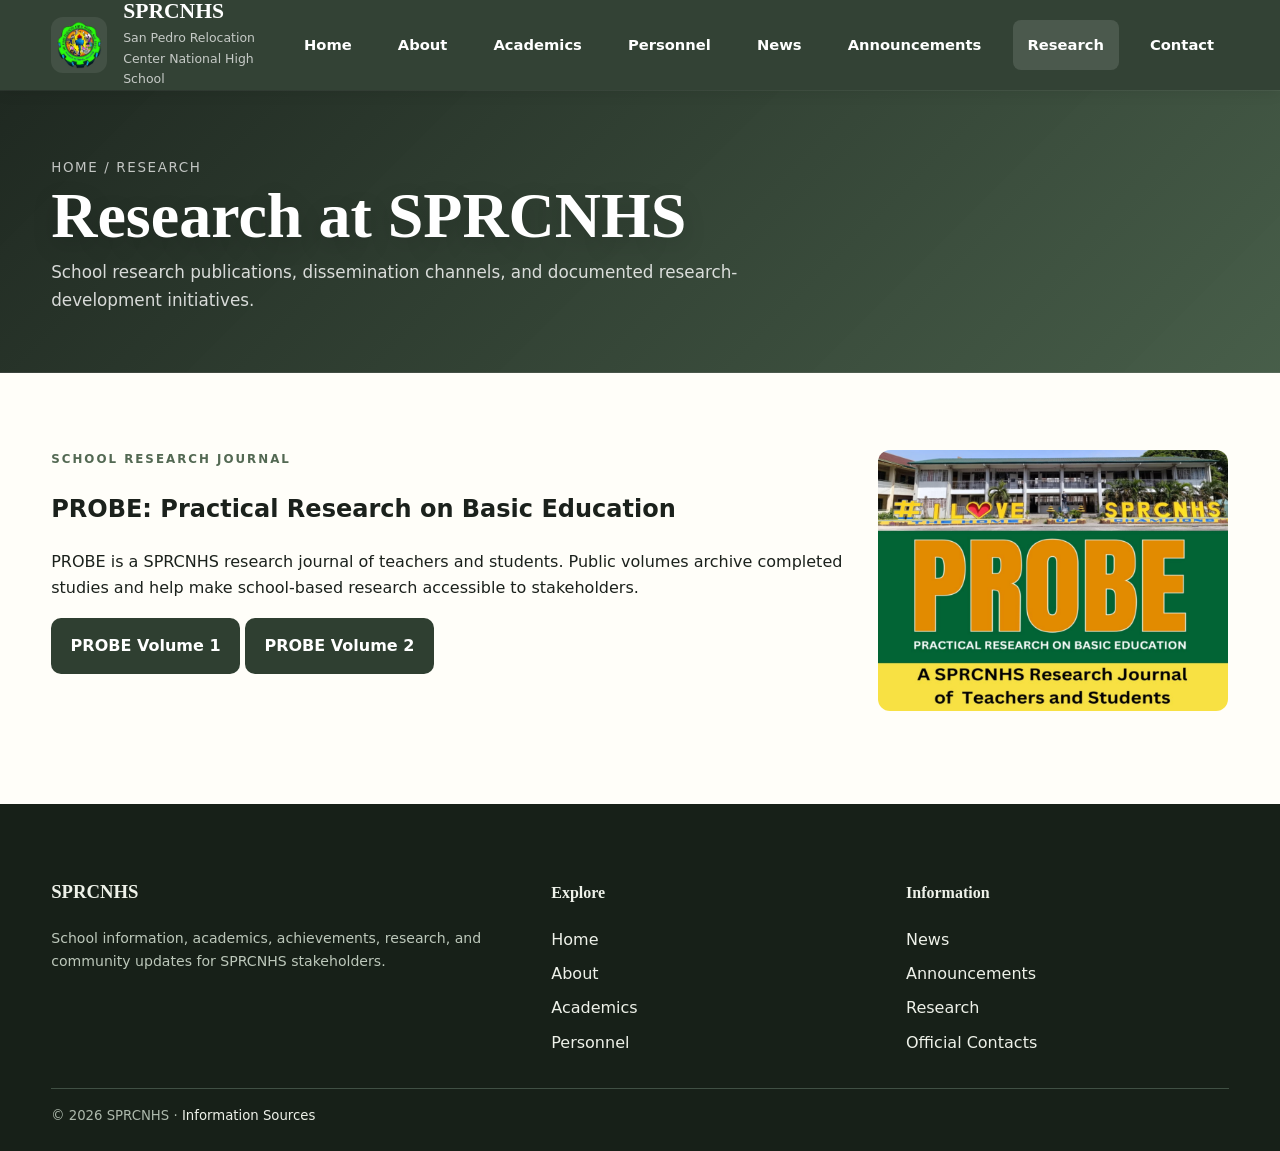
<file: research.html>
<!DOCTYPE html>
<html lang="en">
 <head>
  <meta charset="utf-8"/>
  <meta content="width=device-width, initial-scale=1" name="viewport"/>
  <link href="assets/images/school-logo.png" rel="icon" type="image/png"/>
  <title>
   Research | SPRCNHS
  </title>
  <link href="css/style.css" rel="stylesheet"/>
 </head>
 <body>
  <header class="site-header">
   <div class="container nav-wrap">
    <a class="brand" href="index.html">
     <img alt="SPRCNHS logo" class="brand-logo" src="assets/images/school-logo.png"/>
     <div class="brand-text">
      <strong>
       SPRCNHS
      </strong>
      <span>
       San Pedro Relocation Center National High School
      </span>
     </div>
    </a>
    <button aria-expanded="false" class="menu-btn" type="button">
     Menu
    </button>
    <nav aria-label="Primary navigation" class="nav">
     <a href="index.html">
      Home
     </a>
     <a href="about.html">
      About
     </a>
     <a href="academics.html">
      Academics
     </a>
     <a href="personnel.html">
      Personnel
     </a>
     <a href="news.html">
      News
     </a>
     <a href="announcements.html">
      Announcements
     </a>
     <a href="research.html">
      Research
     </a>
     <a href="contact.html">
      Contact
     </a>
    </nav>
   </div>
  </header>
  <main>
   <section class="page-hero">
    <div class="container">
     <div class="breadcrumb">
      Home / Research
     </div>
     <h1>
      Research at SPRCNHS
     </h1>
     <p>
      School research publications, dissemination channels, and documented research-development initiatives.
     </p>
    </div>
   </section>
   <section>
    <div class="container feature-split">
     <div>
      <div class="eyebrow">
       School Research Journal
      </div>
      <h2>
       PROBE: Practical Research on Basic Education
      </h2>
      <p>
       PROBE is a SPRCNHS research journal of teachers and students. Public volumes archive completed studies and help make school-based research accessible to stakeholders.
      </p>
      <div class="story-actions">
       <a class="btn btn-green" href="https://www.depedsanpedrocity.com/data_files/uploaded_memo/PROBE%20Vol.1%201st%20Ed-HSxo9FyFvi9BEA0ukfqy.pdf" rel="noopener noreferrer" target="_blank">
        PROBE Volume 1
       </a>
       <a class="btn btn-green" href="https://www.depedsanpedrocity.com/data_files/uploaded_memo/PROBE%20Vol.%202%201st%20Edition-KCs1xOnMzrKdr31vQLKq.pdf" rel="noopener noreferrer" target="_blank">
        PROBE Volume 2
       </a>
      </div>
     </div>
     <div class="probe-cover">
      <img alt="PROBE Volume 1 cover" src="assets/images/probe-volume-2-cover.png"/>
     </div>
    </div>
   </section>
  </main>
  <footer>
   <div class="container">
    <div class="footer-grid">
     <div>
      <h3>
       SPRCNHS
      </h3>
      <p class="small">
       School information, academics, achievements, research, and community updates for SPRCNHS stakeholders.
      </p>
     </div>
     <div>
      <h4>
       Explore
      </h4>
      <p class="footer-links">
       <a href="index.html">
        Home
       </a>
       <a href="about.html">
        About
       </a>
       <a href="academics.html">
        Academics
       </a>
       <a href="personnel.html">
        Personnel
       </a>
      </p>
     </div>
     <div>
      <h4>
       Information
      </h4>
      <p class="footer-links">
       <a href="news.html">
        News
       </a>
       <a href="announcements.html">
        Announcements
       </a>
       <a href="research.html">
        Research
       </a>
       <a href="contact.html">
        Official Contacts
       </a>
      </p>
     </div>
    </div>
    <div class="footer-bottom">
     &copy;
     <span data-year="">
     </span>
     SPRCNHS &middot;
     <a href="sources.html">
      Information Sources
     </a>
    </div>
   </div>
  </footer>
  <script src="js/script.js">
  </script>
 </body>
</html>
</file>
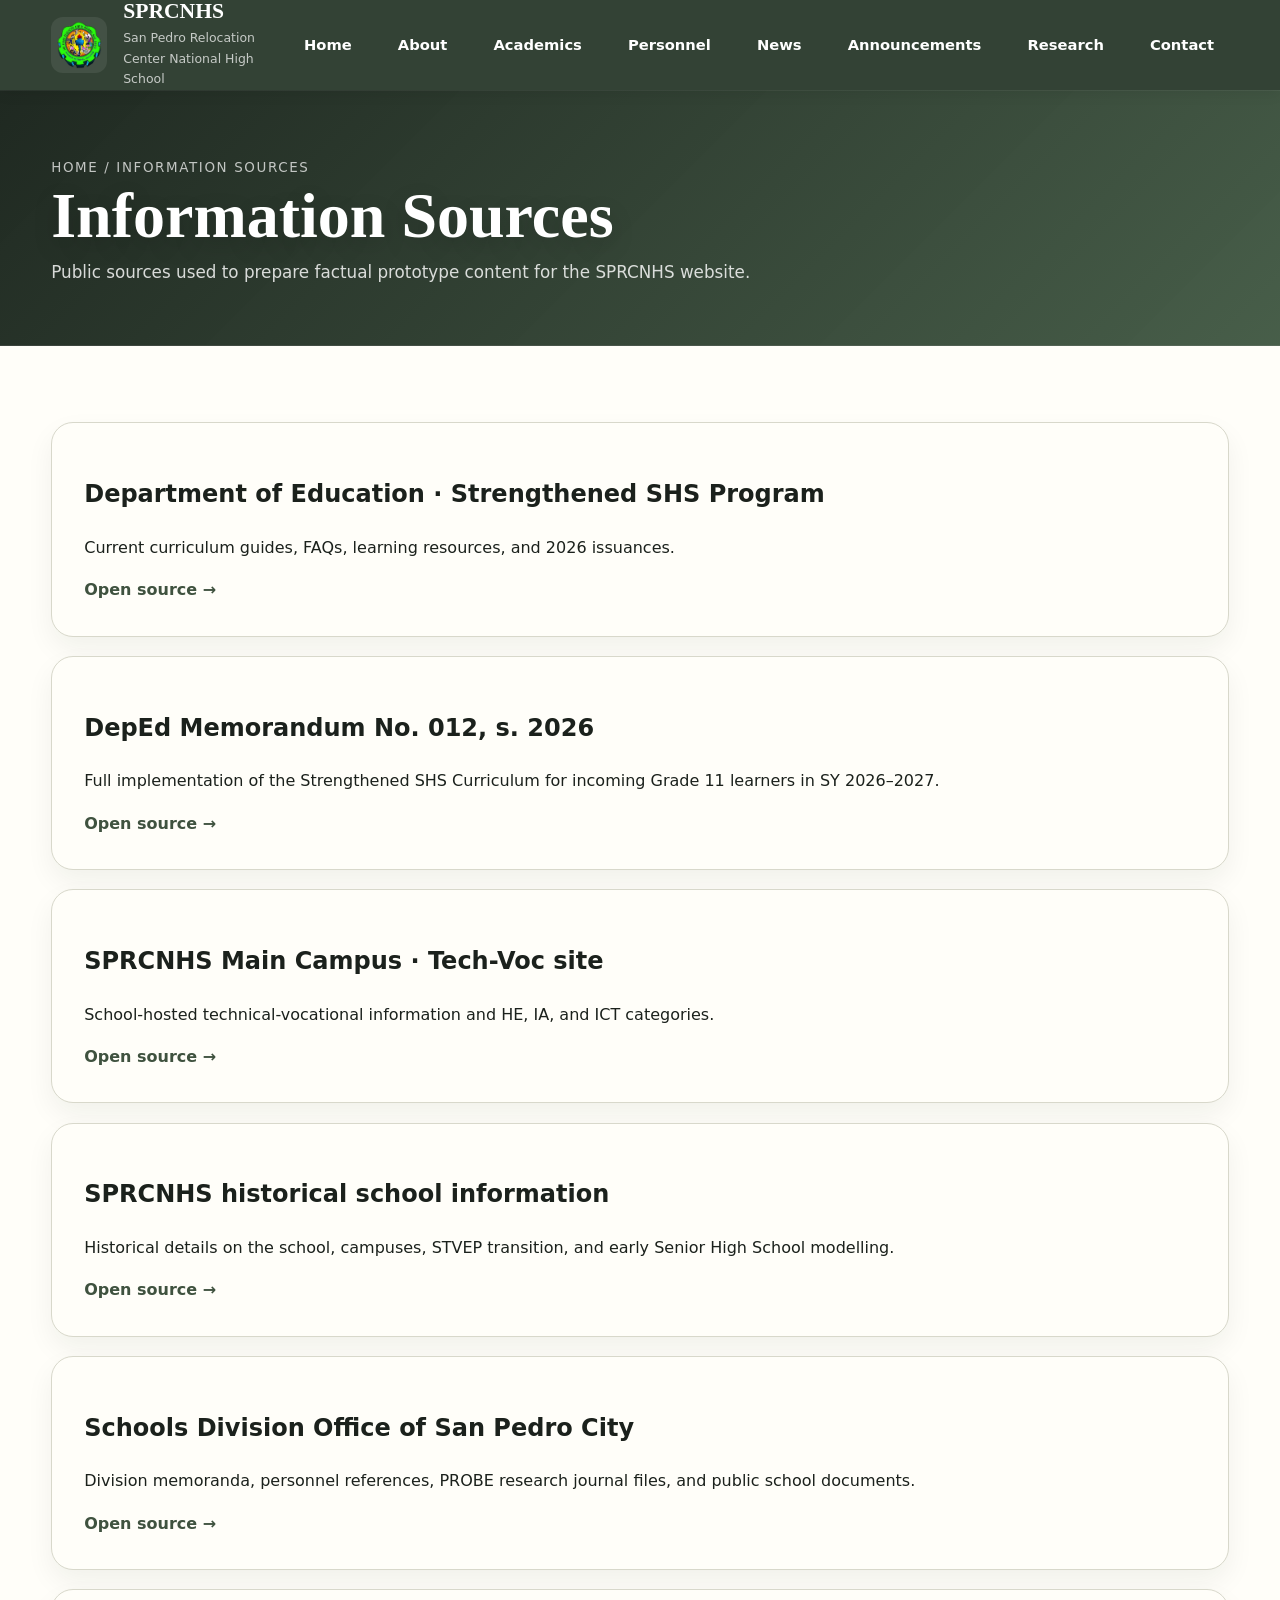
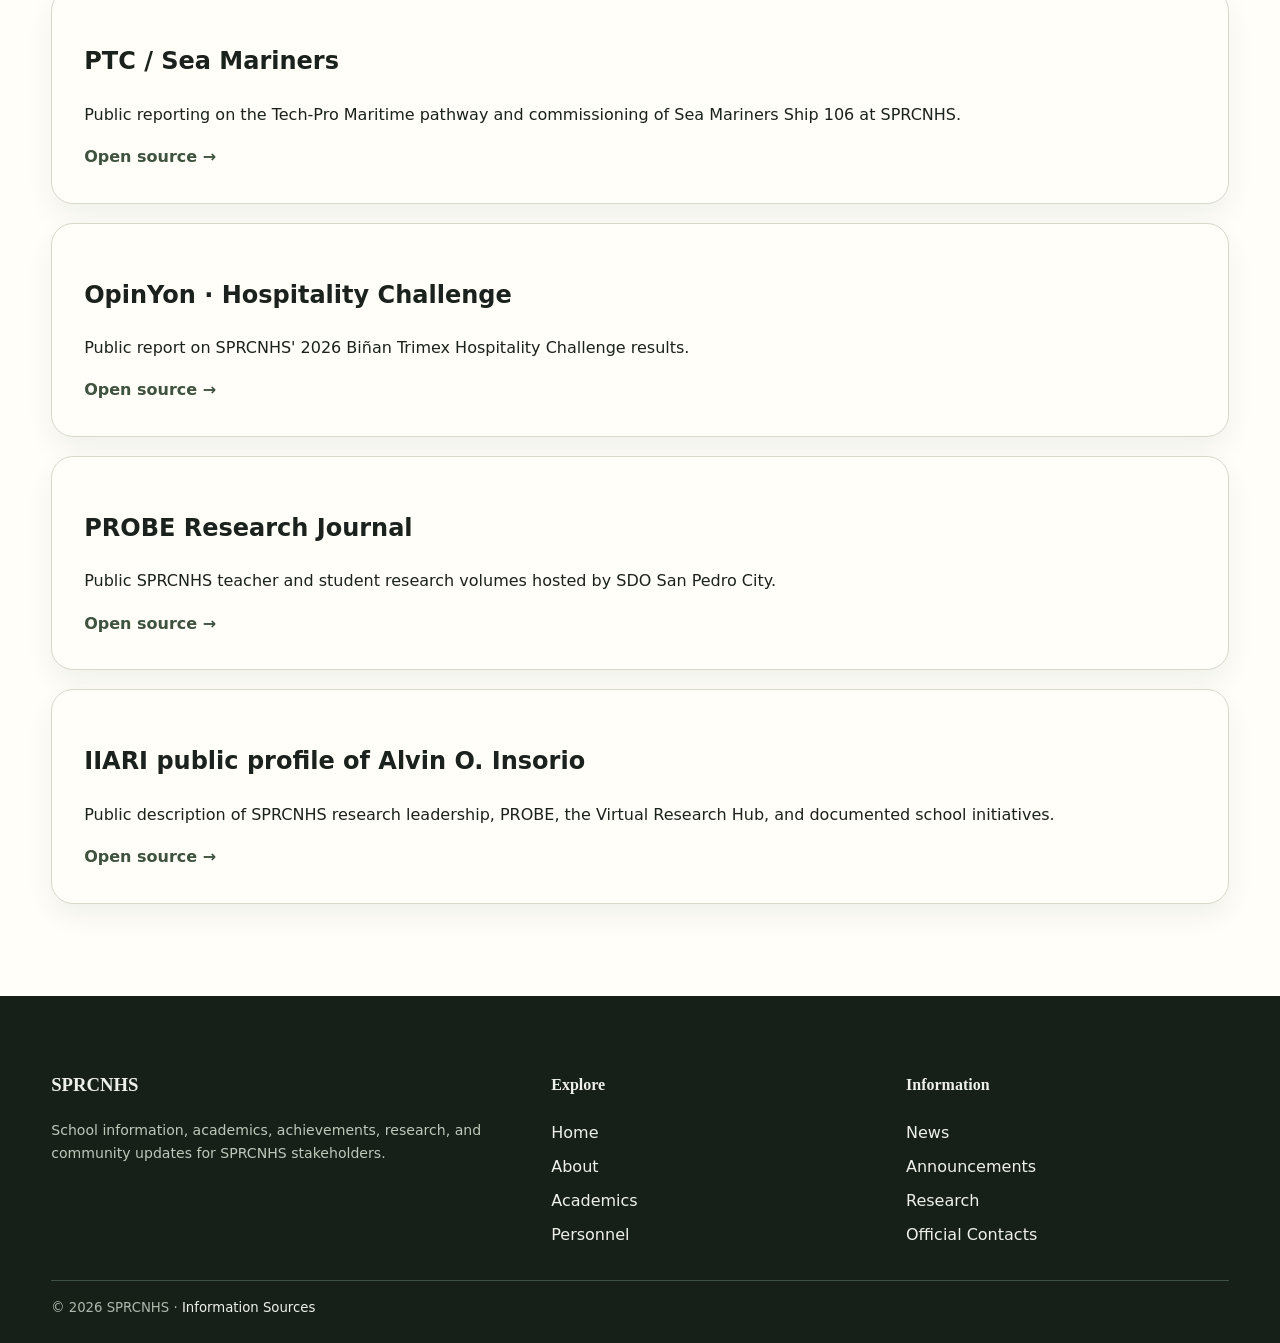
<file: sources.html>
<!DOCTYPE html>
<html lang="en">
 <head>
  <meta charset="utf-8"/>
  <meta content="width=device-width, initial-scale=1" name="viewport"/>
  <link href="assets/images/school-logo.png" rel="icon" type="image/png"/>
  <title>
   Information Sources | SPRCNHS
  </title>
  <link href="css/style.css" rel="stylesheet"/>
 </head>
 <body>
  <header class="site-header">
   <div class="container nav-wrap">
    <a class="brand" href="index.html">
     <img alt="SPRCNHS logo" class="brand-logo" src="assets/images/school-logo.png"/>
     <div class="brand-text">
      <strong>
       SPRCNHS
      </strong>
      <span>
       San Pedro Relocation Center National High School
      </span>
     </div>
    </a>
    <button aria-expanded="false" class="menu-btn" type="button">
     Menu
    </button>
    <nav aria-label="Primary navigation" class="nav">
     <a href="index.html">
      Home
     </a>
     <a href="about.html">
      About
     </a>
     <a href="academics.html">
      Academics
     </a>
     <a href="personnel.html">
      Personnel
     </a>
     <a href="news.html">
      News
     </a>
     <a href="announcements.html">
      Announcements
     </a>
     <a href="research.html">
      Research
     </a>
     <a href="contact.html">
      Contact
     </a>
    </nav>
   </div>
  </header>
  <main>
   <section class="page-hero">
    <div class="container">
     <div class="breadcrumb">
      Home / Information Sources
     </div>
     <h1>
      Information Sources
     </h1>
     <p>
      Public sources used to prepare factual prototype content for the SPRCNHS website.
     </p>
    </div>
   </section>
   <section>
    <div class="container story-list source-list">
     <article class="story-card">
      <h2>
       Department of Education &middot; Strengthened SHS Program
      </h2>
      <p>
       Current curriculum guides, FAQs, learning resources, and 2026 issuances.
      </p>
      <a class="link-arrow" href="https://www.deped.gov.ph/strengthened-shs-program/" rel="noopener noreferrer" target="_blank">
       Open source &rarr;
      </a>
     </article>
     <article class="story-card">
      <h2>
       DepEd Memorandum No. 012, s. 2026
      </h2>
      <p>
       Full implementation of the Strengthened SHS Curriculum for incoming Grade 11 learners in SY 2026&ndash;2027.
      </p>
      <a class="link-arrow" href="https://www.deped.gov.ph/wp-content/uploads/DM-12-s.-2026_Full-Implementation-of-the-Strengthened-Senior-High-School-Curriculum-in-School-Year-2026-2027.pdf" rel="noopener noreferrer" target="_blank">
       Open source &rarr;
      </a>
     </article>
     <article class="story-card">
      <h2>
       SPRCNHS Main Campus &middot; Tech-Voc site
      </h2>
      <p>
       School-hosted technical-vocational information and HE, IA, and ICT categories.
      </p>
      <a class="link-arrow" href="https://sites.google.com/deped.gov.ph/sprcnhs-techvoc/home" rel="noopener noreferrer" target="_blank">
       Open source &rarr;
      </a>
     </article>
     <article class="story-card">
      <h2>
       SPRCNHS historical school information
      </h2>
      <p>
       Historical details on the school, campuses, STVEP transition, and early Senior High School modelling.
      </p>
      <a class="link-arrow" href="https://sprcnhsictshs.wordpress.com/sprcnhs-main-campus/" rel="noopener noreferrer" target="_blank">
       Open source &rarr;
      </a>
     </article>
     <article class="story-card">
      <h2>
       Schools Division Office of San Pedro City
      </h2>
      <p>
       Division memoranda, personnel references, PROBE research journal files, and public school documents.
      </p>
      <a class="link-arrow" href="https://depedsanpedrocity.com/" rel="noopener noreferrer" target="_blank">
       Open source &rarr;
      </a>
     </article>
     <article class="story-card">
      <h2>
       PTC / Sea Mariners
      </h2>
      <p>
       Public reporting on the Tech-Pro Maritime pathway and commissioning of Sea Mariners Ship 106 at SPRCNHS.
      </p>
      <a class="link-arrow" href="https://ptcmaritime.com/news/2026/07/sea-mariners-formally-commissions-first-ship-in-san-pedro-city-at-sprcnhs-54-new-crew-members-take-oath/" rel="noopener noreferrer" target="_blank">
       Open source &rarr;
      </a>
     </article>
     <article class="story-card">
      <h2>
       OpinYon &middot; Hospitality Challenge
      </h2>
      <p>
       Public report on SPRCNHS' 2026 Bi&ntilde;an Trimex Hospitality Challenge results.
      </p>
      <a class="link-arrow" href="https://opinyon.net/national/sprcnhs-langgam-kampeon-sa-binan-trimex-hospitality-challenge" rel="noopener noreferrer" target="_blank">
       Open source &rarr;
      </a>
     </article>
     <article class="story-card">
      <h2>
       PROBE Research Journal
      </h2>
      <p>
       Public SPRCNHS teacher and student research volumes hosted by SDO San Pedro City.
      </p>
      <a class="link-arrow" href="https://www.depedsanpedrocity.com/data_files/uploaded_memo/PROBE%20Vol.%202%201st%20Edition-KCs1xOnMzrKdr31vQLKq.pdf" rel="noopener noreferrer" target="_blank">
       Open source &rarr;
      </a>
     </article>
     <article class="story-card">
      <h2>
       IIARI public profile of Alvin O. Insorio
      </h2>
      <p>
       Public description of SPRCNHS research leadership, PROBE, the Virtual Research Hub, and documented school initiatives.
      </p>
      <a class="link-arrow" href="https://iiari.org/awardees/alvin-o-insorio/" rel="noopener noreferrer" target="_blank">
       Open source &rarr;
      </a>
     </article>
    </div>
   </section>
  </main>
  <footer>
   <div class="container">
    <div class="footer-grid">
     <div>
      <h3>
       SPRCNHS
      </h3>
      <p class="small">
       School information, academics, achievements, research, and community updates for SPRCNHS stakeholders.
      </p>
     </div>
     <div>
      <h4>
       Explore
      </h4>
      <p class="footer-links">
       <a href="index.html">
        Home
       </a>
       <a href="about.html">
        About
       </a>
       <a href="academics.html">
        Academics
       </a>
       <a href="personnel.html">
        Personnel
       </a>
      </p>
     </div>
     <div>
      <h4>
       Information
      </h4>
      <p class="footer-links">
       <a href="news.html">
        News
       </a>
       <a href="announcements.html">
        Announcements
       </a>
       <a href="research.html">
        Research
       </a>
       <a href="contact.html">
        Official Contacts
       </a>
      </p>
     </div>
    </div>
    <div class="footer-bottom">
     &copy;
     <span data-year="">
     </span>
     SPRCNHS &middot;
     <a href="sources.html">
      Information Sources
     </a>
    </div>
   </div>
  </footer>
  <script src="js/script.js">
  </script>
 </body>
</html>
</file>
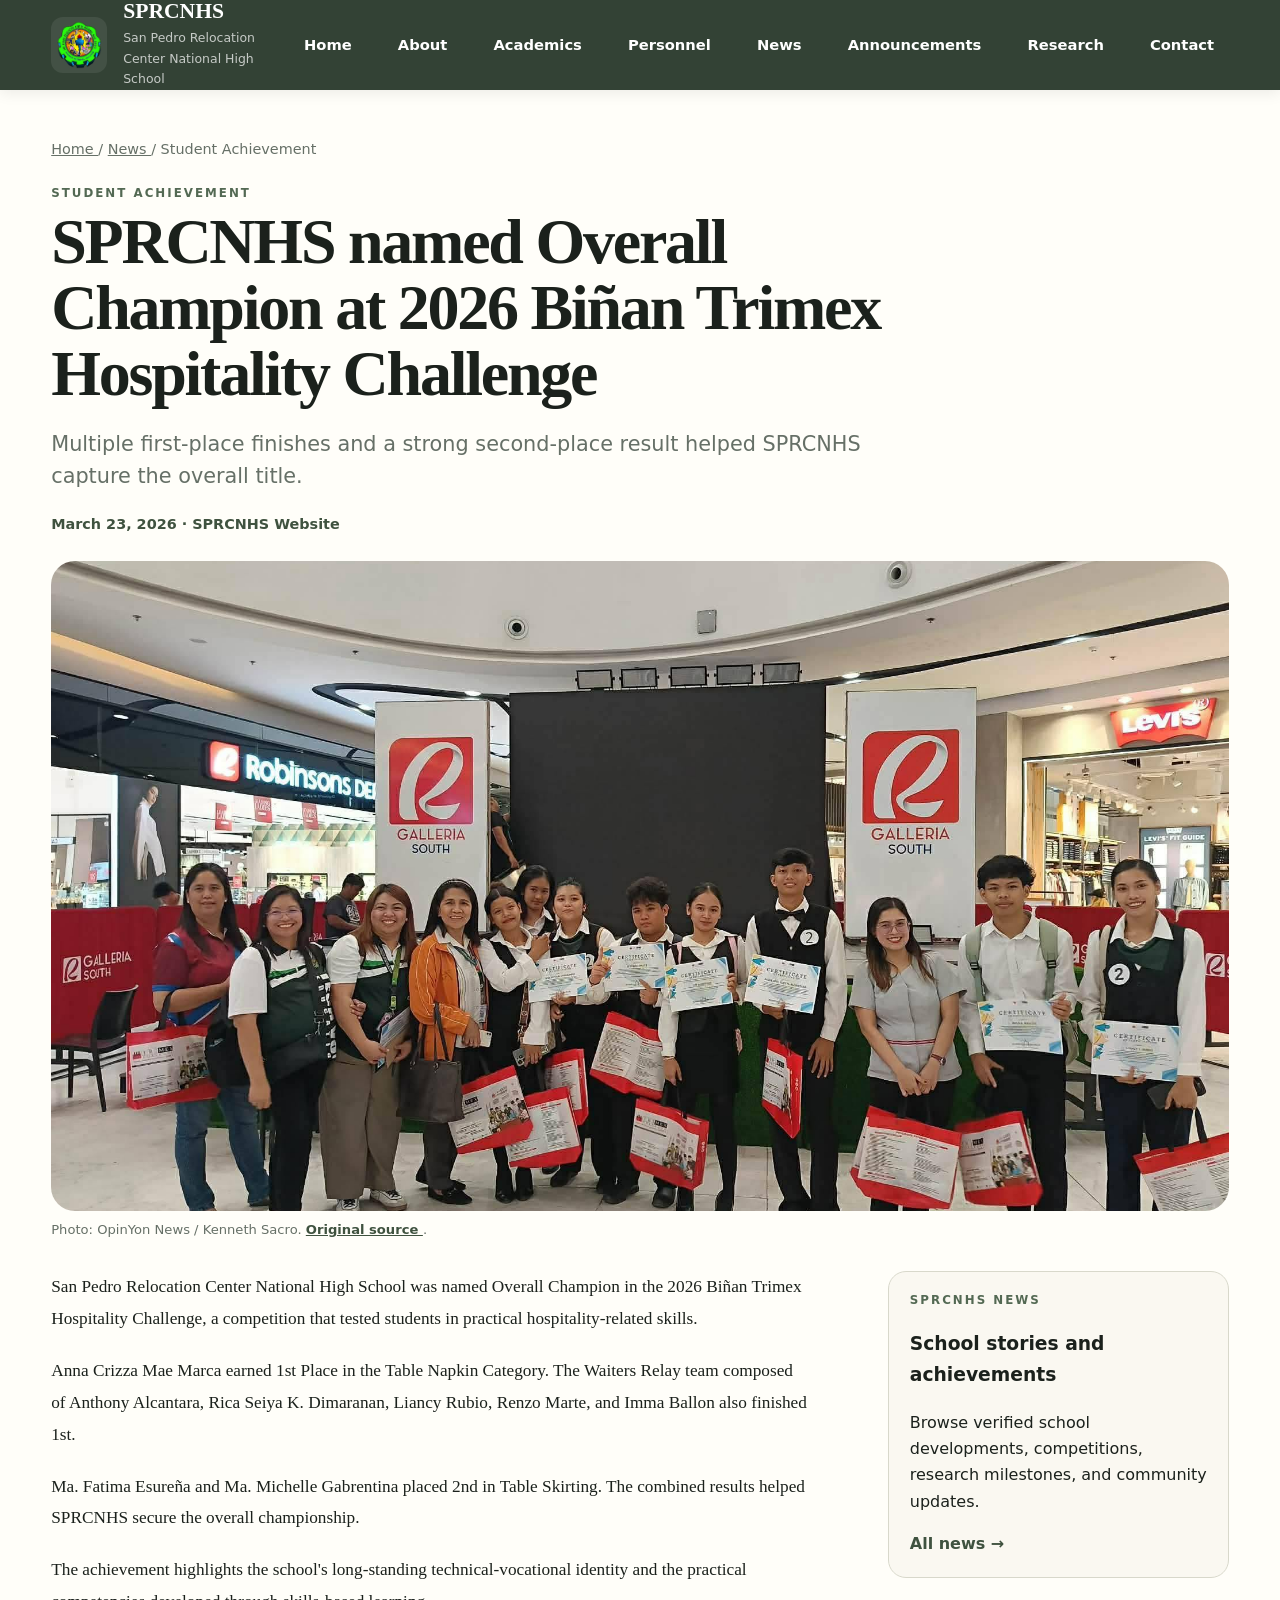
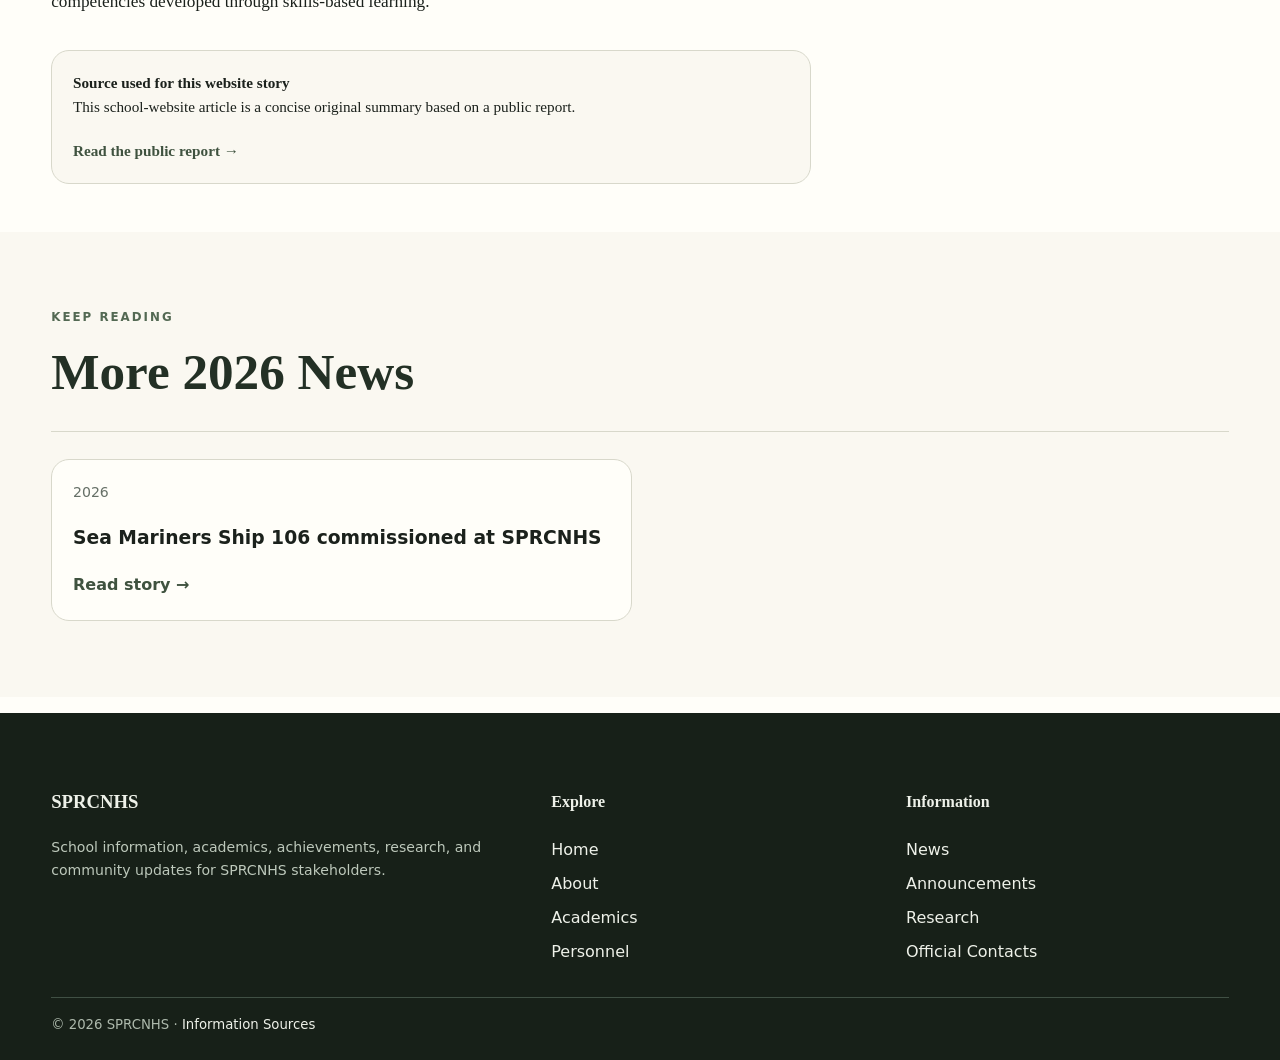
<file: news/hospitality-champion.html>
<!DOCTYPE html>
<html lang="en">
 <head>
  <meta charset="utf-8"/>
  <meta content="width=device-width, initial-scale=1" name="viewport"/>
  <link href="../assets/images/school-logo.png" rel="icon" type="image/png"/>
  <title>
   SPRCNHS named Overall Champion at 2026 Bi&ntilde;an Trimex Hospitality Challenge | SPRCNHS
  </title>
  <link href="../css/style.css" rel="stylesheet"/>
 </head>
 <body>
  <header class="site-header">
   <div class="container nav-wrap">
    <a class="brand" href="../index.html">
     <img alt="SPRCNHS logo" class="brand-logo" src="../assets/images/school-logo.png"/>
     <div class="brand-text">
      <strong>
       SPRCNHS
      </strong>
      <span>
       San Pedro Relocation Center National High School
      </span>
     </div>
    </a>
    <button aria-expanded="false" class="menu-btn" type="button">
     Menu
    </button>
    <nav aria-label="Primary navigation" class="nav">
     <a href="../index.html">
      Home
     </a>
     <a href="../about.html">
      About
     </a>
     <a href="../academics.html">
      Academics
     </a>
     <a href="../personnel.html">
      Personnel
     </a>
     <a href="../news.html">
      News
     </a>
     <a href="../announcements.html">
      Announcements
     </a>
     <a href="../research.html">
      Research
     </a>
     <a href="../contact.html">
      Contact
     </a>
    </nav>
   </div>
  </header>
  <main>
   <article class="news-article">
    <div class="container article-shell">
     <div class="article-breadcrumb">
      <a href="../index.html">
       Home
      </a>
      /
      <a href="../news.html">
       News
      </a>
      / Student Achievement
     </div>
     <header class="article-header">
      <div class="eyebrow">
       Student Achievement
      </div>
      <h1>
       SPRCNHS named Overall Champion at 2026 Bi&ntilde;an Trimex Hospitality Challenge
      </h1>
      <p class="article-dek">
       Multiple first-place finishes and a strong second-place result helped SPRCNHS capture the overall title.
      </p>
      <div class="article-meta">
       March 23, 2026 &middot; SPRCNHS Website
      </div>
     </header>
     <figure class="article-photo">
      <img alt="SPRCNHS students and coaches after the 2026 Bi&ntilde;an Trimex Hospitality Challenge" loading="lazy" referrerpolicy="no-referrer" src="../assets/images/binan-trimex.jpg"/>
      <figcaption>
       Photo: OpinYon News / Kenneth Sacro.
       <a href="https://opinyon.net/national/sprcnhs-langgam-kampeon-sa-binan-trimex-hospitality-challenge" rel="noopener noreferrer" target="_blank">
        Original source
       </a>
       .
      </figcaption>
     </figure>
     <div class="article-layout">
      <div class="article-body">
       <p>
        San Pedro Relocation Center National High School was named Overall Champion in the 2026 Bi&ntilde;an Trimex Hospitality Challenge, a competition that tested students in practical hospitality-related skills.
       </p>
       <p>
        Anna Crizza Mae Marca earned 1st Place in the Table Napkin Category. The Waiters Relay team composed of Anthony Alcantara, Rica Seiya K. Dimaranan, Liancy Rubio, Renzo Marte, and Imma Ballon also finished 1st.
       </p>
       <p>
        Ma. Fatima Esure&ntilde;a and Ma. Michelle Gabrentina placed 2nd in Table Skirting. The combined results helped SPRCNHS secure the overall championship.
       </p>
       <p>
        The achievement highlights the school's long-standing technical-vocational identity and the practical competencies developed through skills-based learning.
       </p>
       <div class="article-source-box">
        <strong>
         Source used for this website story
        </strong>
        <p>
         This school-website article is a concise original summary based on a public report.
        </p>
        <a class="link-arrow" href="https://opinyon.net/national/sprcnhs-langgam-kampeon-sa-binan-trimex-hospitality-challenge" rel="noopener noreferrer" target="_blank">
         Read the public report &rarr;
        </a>
       </div>
      </div>
      <aside class="article-aside">
       <div class="aside-box">
        <div class="eyebrow">
         SPRCNHS News
        </div>
        <h3>
         School stories and achievements
        </h3>
        <p>
         Browse verified school developments, competitions, research milestones, and community updates.
        </p>
        <a class="link-arrow" href="../news.html">
         All news &rarr;
        </a>
       </div>
      </aside>
     </div>
    </div>
   </article>
   <section class="related-news-section">
    <div class="container">
     <div class="section-head">
      <div>
       <div class="eyebrow">
        Keep Reading
       </div>
       <h2>
        More 2026 News
       </h2>
      </div>
     </div>
     <div class="related-news-grid">
      <a class="related-news-card" href="sea-mariners-ship-106.html">
       <div class="meta">
        2026
       </div>
       <h3>
        Sea Mariners Ship 106 commissioned at SPRCNHS
       </h3>
       <span class="link-arrow">
        Read story &rarr;
       </span>
      </a>
     </div>
    </div>
   </section>
  </main>
  <footer>
   <div class="container">
    <div class="footer-grid">
     <div>
      <h3>
       SPRCNHS
      </h3>
      <p class="small">
       School information, academics, achievements, research, and community updates for SPRCNHS stakeholders.
      </p>
     </div>
     <div>
      <h4>
       Explore
      </h4>
      <p class="footer-links">
       <a href="../index.html">
        Home
       </a>
       <a href="../about.html">
        About
       </a>
       <a href="../academics.html">
        Academics
       </a>
       <a href="../personnel.html">
        Personnel
       </a>
      </p>
     </div>
     <div>
      <h4>
       Information
      </h4>
      <p class="footer-links">
       <a href="../news.html">
        News
       </a>
       <a href="../announcements.html">
        Announcements
       </a>
       <a href="../research.html">
        Research
       </a>
       <a href="../contact.html">
        Official Contacts
       </a>
      </p>
     </div>
    </div>
    <div class="footer-bottom">
     &copy;
     <span data-year="">
     </span>
     SPRCNHS &middot;
     <a href="../sources.html">
      Information Sources
     </a>
    </div>
   </div>
  </footer>
  <script src="../js/script.js">
  </script>
 </body>
</html>
</file>
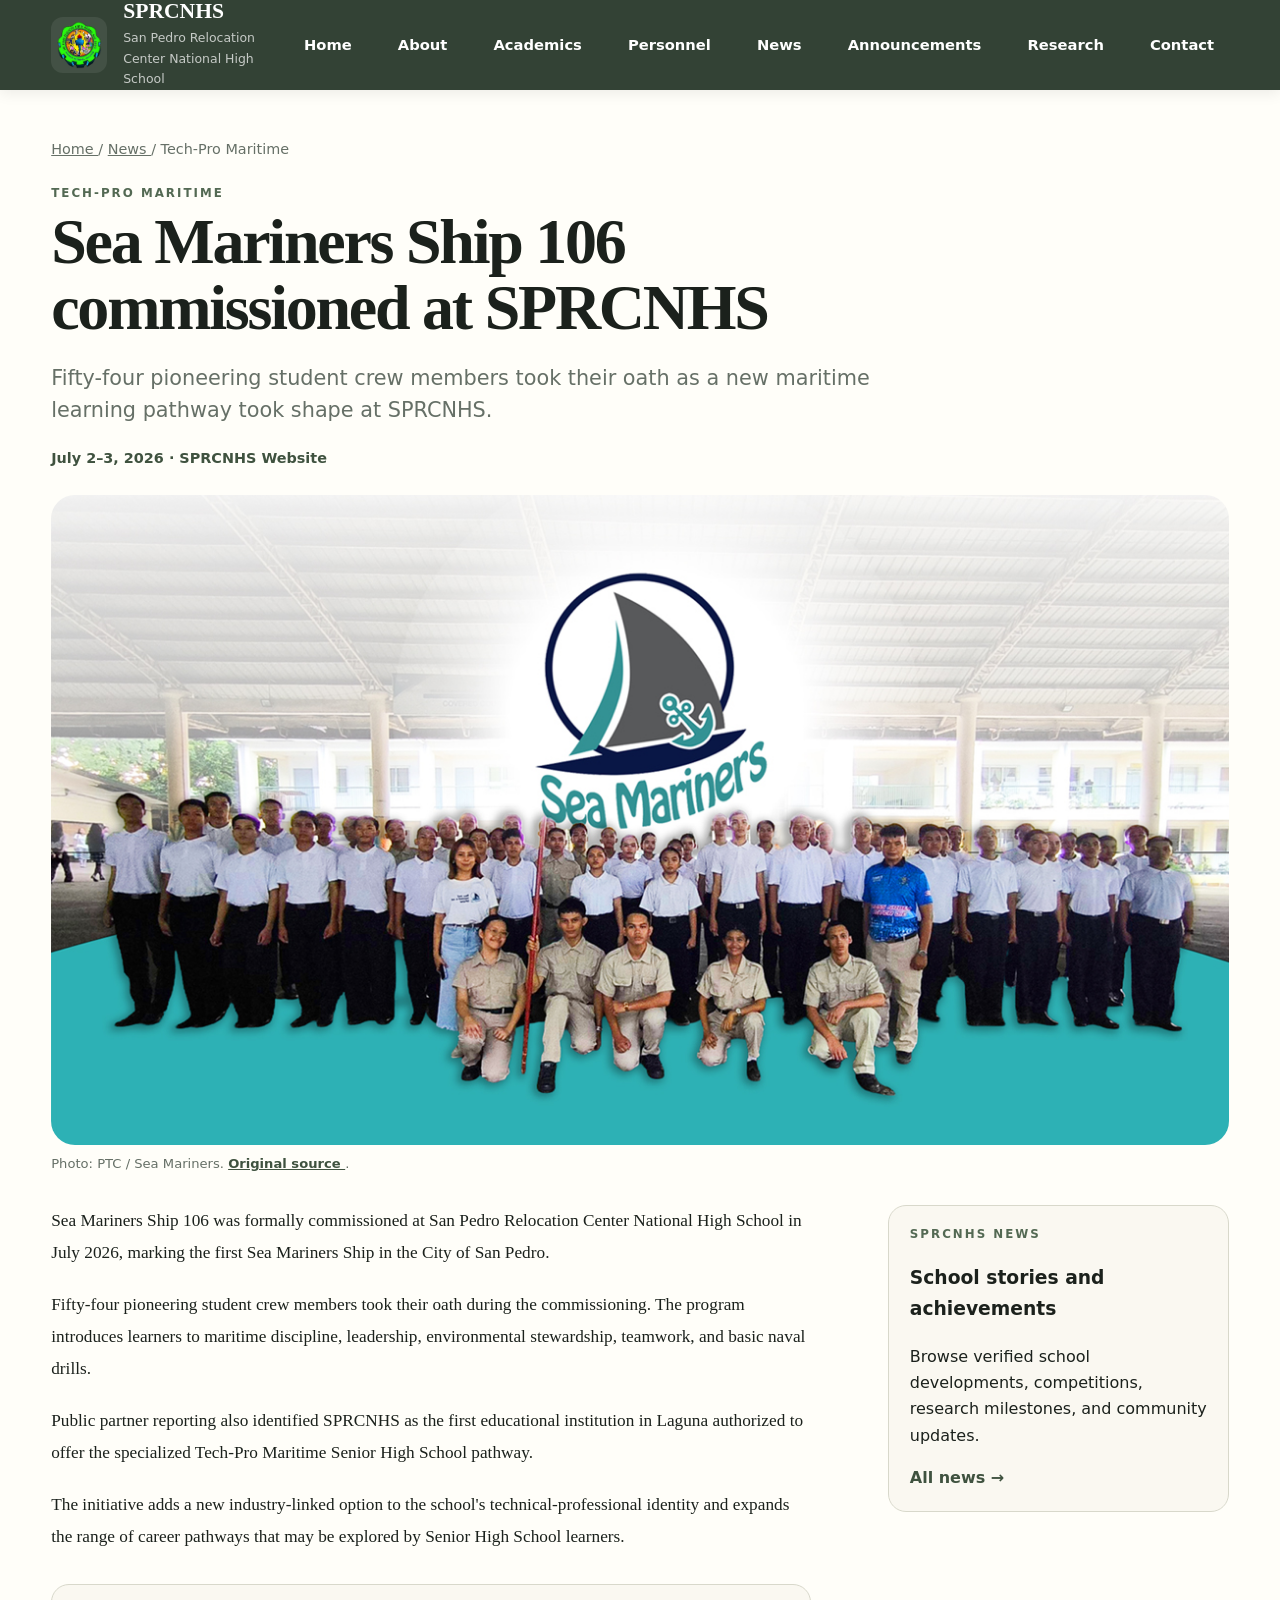
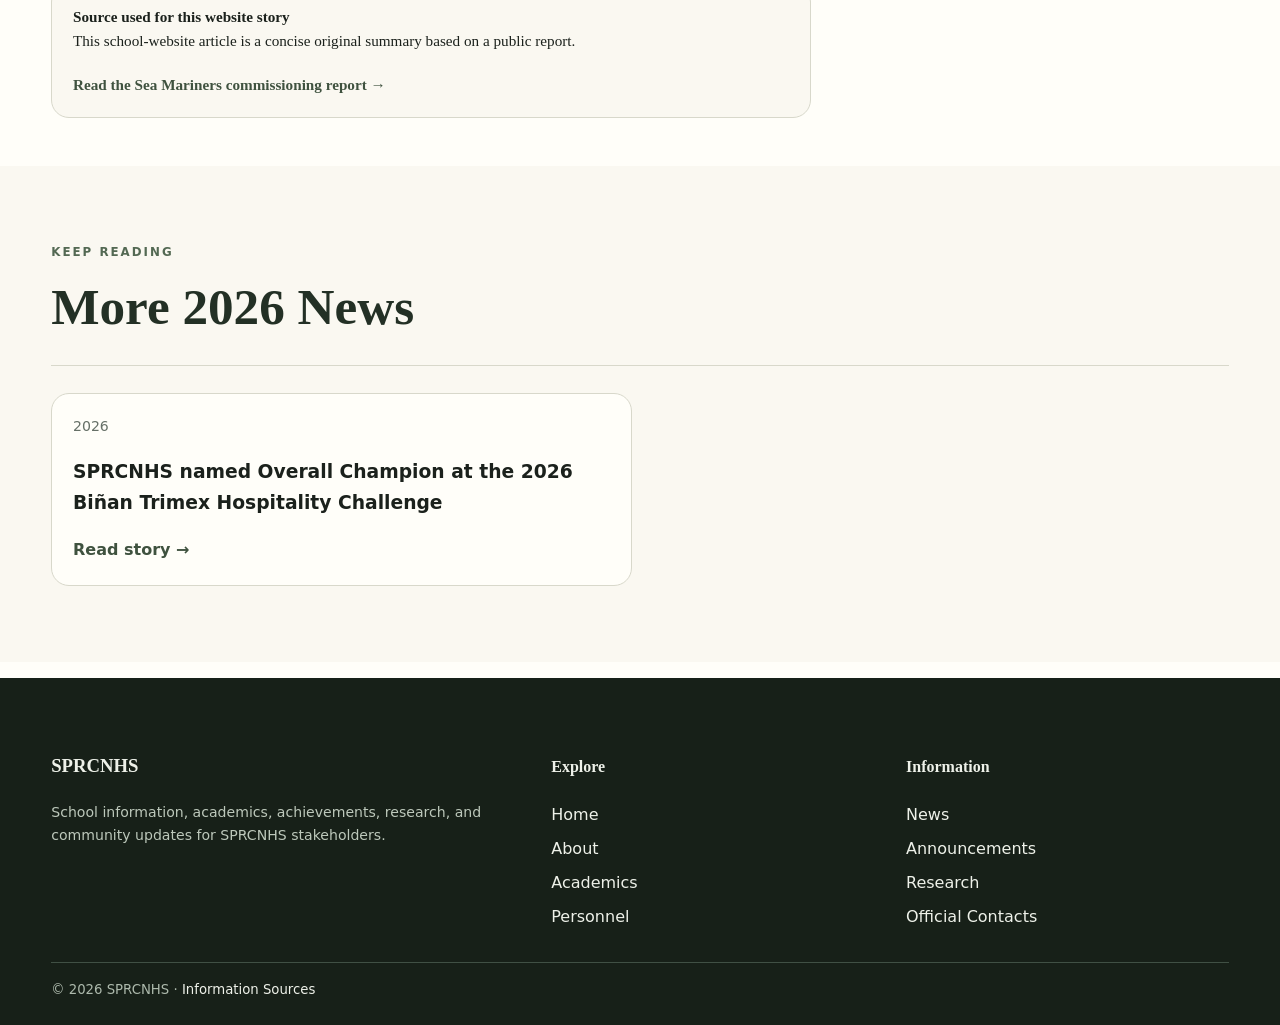
<file: news/sea-mariners-ship-106.html>
<!DOCTYPE html>
<html lang="en">
 <head>
  <meta charset="utf-8"/>
  <meta content="width=device-width, initial-scale=1" name="viewport"/>
  <link href="../assets/images/school-logo.png" rel="icon" type="image/png"/>
  <title>
   Sea Mariners Ship 106 commissioned at SPRCNHS | SPRCNHS
  </title>
  <link href="../css/style.css" rel="stylesheet"/>
 </head>
 <body>
  <header class="site-header">
   <div class="container nav-wrap">
    <a class="brand" href="../index.html">
     <img alt="SPRCNHS logo" class="brand-logo" src="../assets/images/school-logo.png"/>
     <div class="brand-text">
      <strong>
       SPRCNHS
      </strong>
      <span>
       San Pedro Relocation Center National High School
      </span>
     </div>
    </a>
    <button aria-expanded="false" class="menu-btn" type="button">
     Menu
    </button>
    <nav aria-label="Primary navigation" class="nav">
     <a href="../index.html">
      Home
     </a>
     <a href="../about.html">
      About
     </a>
     <a href="../academics.html">
      Academics
     </a>
     <a href="../personnel.html">
      Personnel
     </a>
     <a href="../news.html">
      News
     </a>
     <a href="../announcements.html">
      Announcements
     </a>
     <a href="../research.html">
      Research
     </a>
     <a href="../contact.html">
      Contact
     </a>
    </nav>
   </div>
  </header>
  <main>
   <article class="news-article">
    <div class="container article-shell">
     <div class="article-breadcrumb">
      <a href="../index.html">
       Home
      </a>
      /
      <a href="../news.html">
       News
      </a>
      / Tech-Pro Maritime
     </div>
     <header class="article-header">
      <div class="eyebrow">
       Tech-Pro Maritime
      </div>
      <h1>
       Sea Mariners Ship 106 commissioned at SPRCNHS
      </h1>
      <p class="article-dek">
       Fifty-four pioneering student crew members took their oath as a new maritime learning pathway took shape at SPRCNHS.
      </p>
      <div class="article-meta">
       July 2&ndash;3, 2026 &middot; SPRCNHS Website
      </div>
     </header>
     <figure class="article-photo">
      <img alt="Pioneering Sea Mariners Ship 106 members at SPRCNHS" loading="lazy" referrerpolicy="no-referrer" src="../assets/images/sea-mariners.jpg"/>
      <figcaption>
       Photo: PTC / Sea Mariners.
       <a href="https://ptcmaritime.com/news/2026/07/sea-mariners-formally-commissions-first-ship-in-san-pedro-city-at-sprcnhs-54-new-crew-members-take-oath/" rel="noopener noreferrer" target="_blank">
        Original source
       </a>
       .
      </figcaption>
     </figure>
     <div class="article-layout">
      <div class="article-body">
       <p>
        Sea Mariners Ship 106 was formally commissioned at San Pedro Relocation Center National High School in July 2026, marking the first Sea Mariners Ship in the City of San Pedro.
       </p>
       <p>
        Fifty-four pioneering student crew members took their oath during the commissioning. The program introduces learners to maritime discipline, leadership, environmental stewardship, teamwork, and basic naval drills.
       </p>
       <p>
        Public partner reporting also identified SPRCNHS as the first educational institution in Laguna authorized to offer the specialized Tech-Pro Maritime Senior High School pathway.
       </p>
       <p>
        The initiative adds a new industry-linked option to the school's technical-professional identity and expands the range of career pathways that may be explored by Senior High School learners.
       </p>
       <div class="article-source-box">
        <strong>
         Source used for this website story
        </strong>
        <p>
         This school-website article is a concise original summary based on a public report.
        </p>
        <a class="link-arrow" href="https://ptcmaritime.com/news/2026/07/sea-mariners-formally-commissions-first-ship-in-san-pedro-city-at-sprcnhs-54-new-crew-members-take-oath/" rel="noopener noreferrer" target="_blank">
         Read the Sea Mariners commissioning report &rarr;
        </a>
       </div>
      </div>
      <aside class="article-aside">
       <div class="aside-box">
        <div class="eyebrow">
         SPRCNHS News
        </div>
        <h3>
         School stories and achievements
        </h3>
        <p>
         Browse verified school developments, competitions, research milestones, and community updates.
        </p>
        <a class="link-arrow" href="../news.html">
         All news &rarr;
        </a>
       </div>
      </aside>
     </div>
    </div>
   </article>
   <section class="related-news-section">
    <div class="container">
     <div class="section-head">
      <div>
       <div class="eyebrow">
        Keep Reading
       </div>
       <h2>
        More 2026 News
       </h2>
      </div>
     </div>
     <div class="related-news-grid">
      <a class="related-news-card" href="hospitality-champion.html">
       <div class="meta">
        2026
       </div>
       <h3>
        SPRCNHS named Overall Champion at the 2026 Bi&ntilde;an Trimex Hospitality Challenge
       </h3>
       <span class="link-arrow">
        Read story &rarr;
       </span>
      </a>
     </div>
    </div>
   </section>
  </main>
  <footer>
   <div class="container">
    <div class="footer-grid">
     <div>
      <h3>
       SPRCNHS
      </h3>
      <p class="small">
       School information, academics, achievements, research, and community updates for SPRCNHS stakeholders.
      </p>
     </div>
     <div>
      <h4>
       Explore
      </h4>
      <p class="footer-links">
       <a href="../index.html">
        Home
       </a>
       <a href="../about.html">
        About
       </a>
       <a href="../academics.html">
        Academics
       </a>
       <a href="../personnel.html">
        Personnel
       </a>
      </p>
     </div>
     <div>
      <h4>
       Information
      </h4>
      <p class="footer-links">
       <a href="../news.html">
        News
       </a>
       <a href="../announcements.html">
        Announcements
       </a>
       <a href="../research.html">
        Research
       </a>
       <a href="../contact.html">
        Official Contacts
       </a>
      </p>
     </div>
    </div>
    <div class="footer-bottom">
     &copy;
     <span data-year="">
     </span>
     SPRCNHS &middot;
     <a href="../sources.html">
      Information Sources
     </a>
    </div>
   </div>
  </footer>
  <script src="../js/script.js">
  </script>
 </body>
</html>
</file>
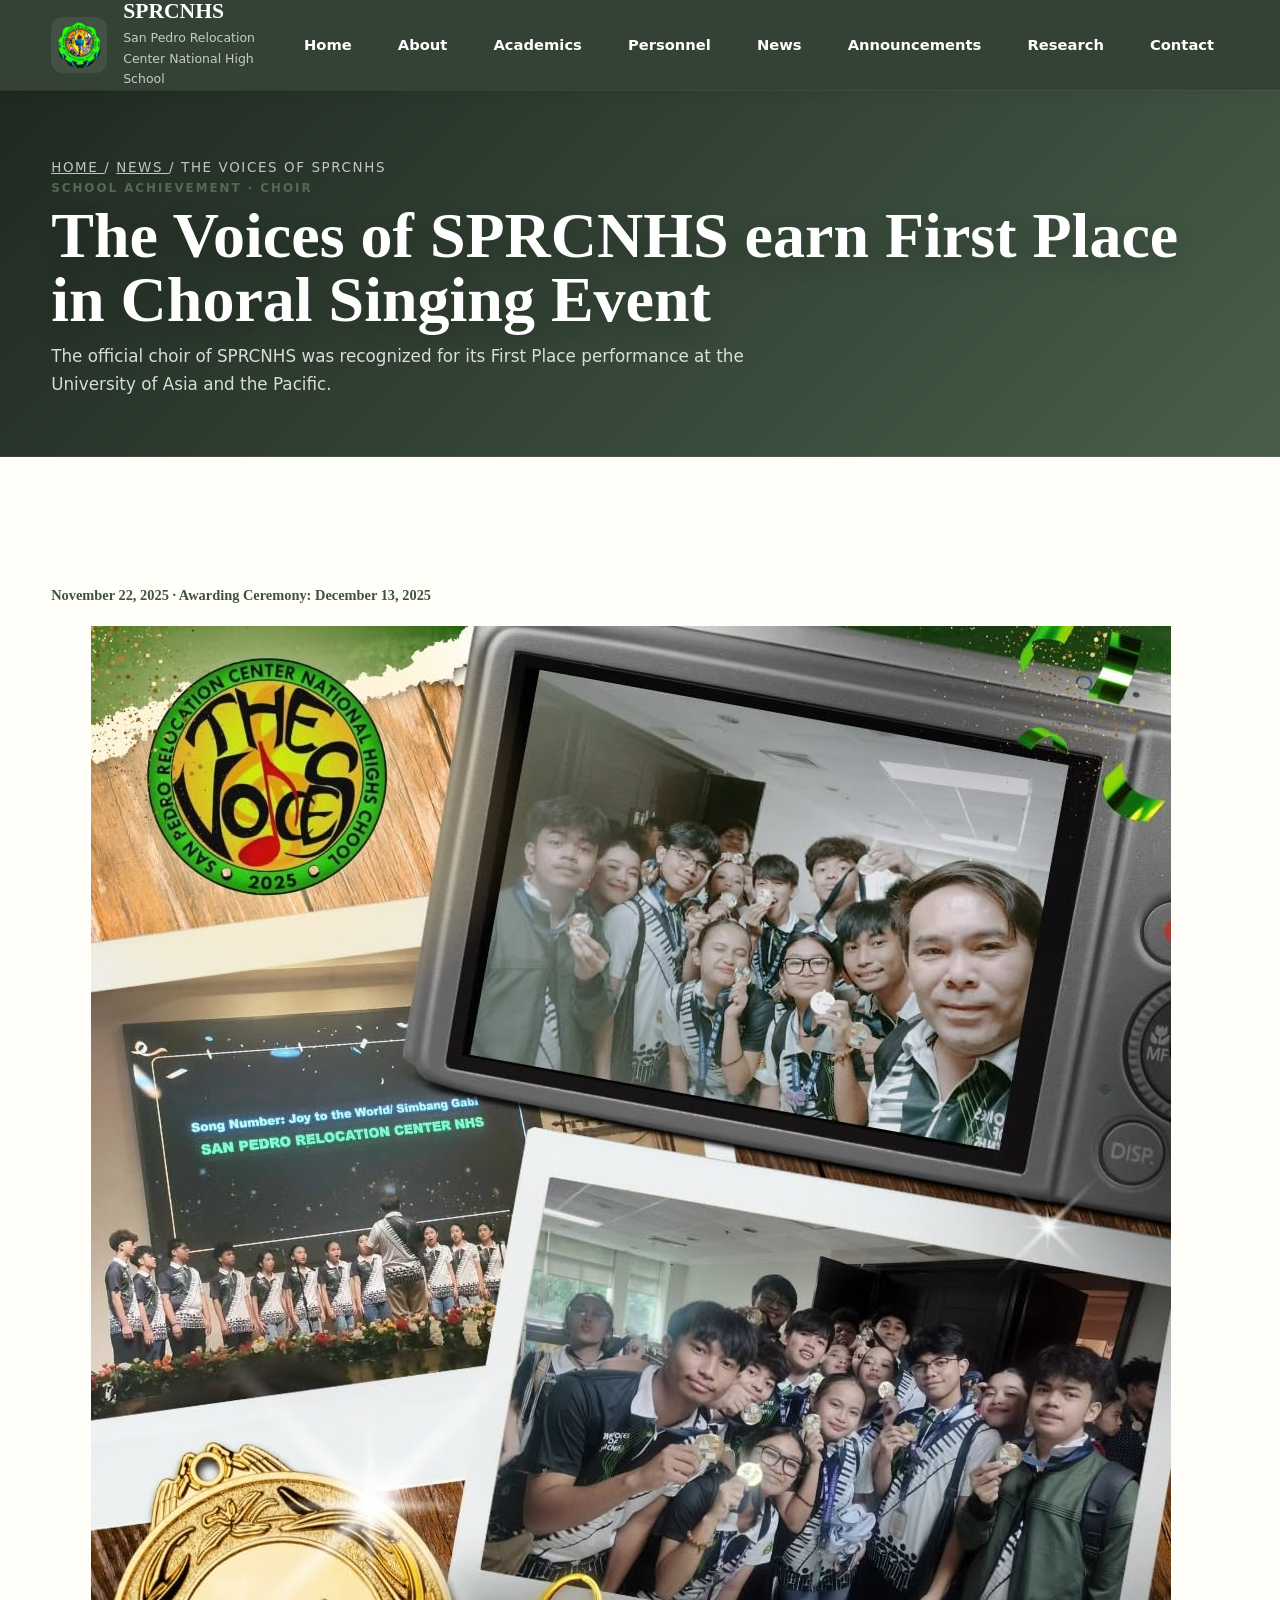
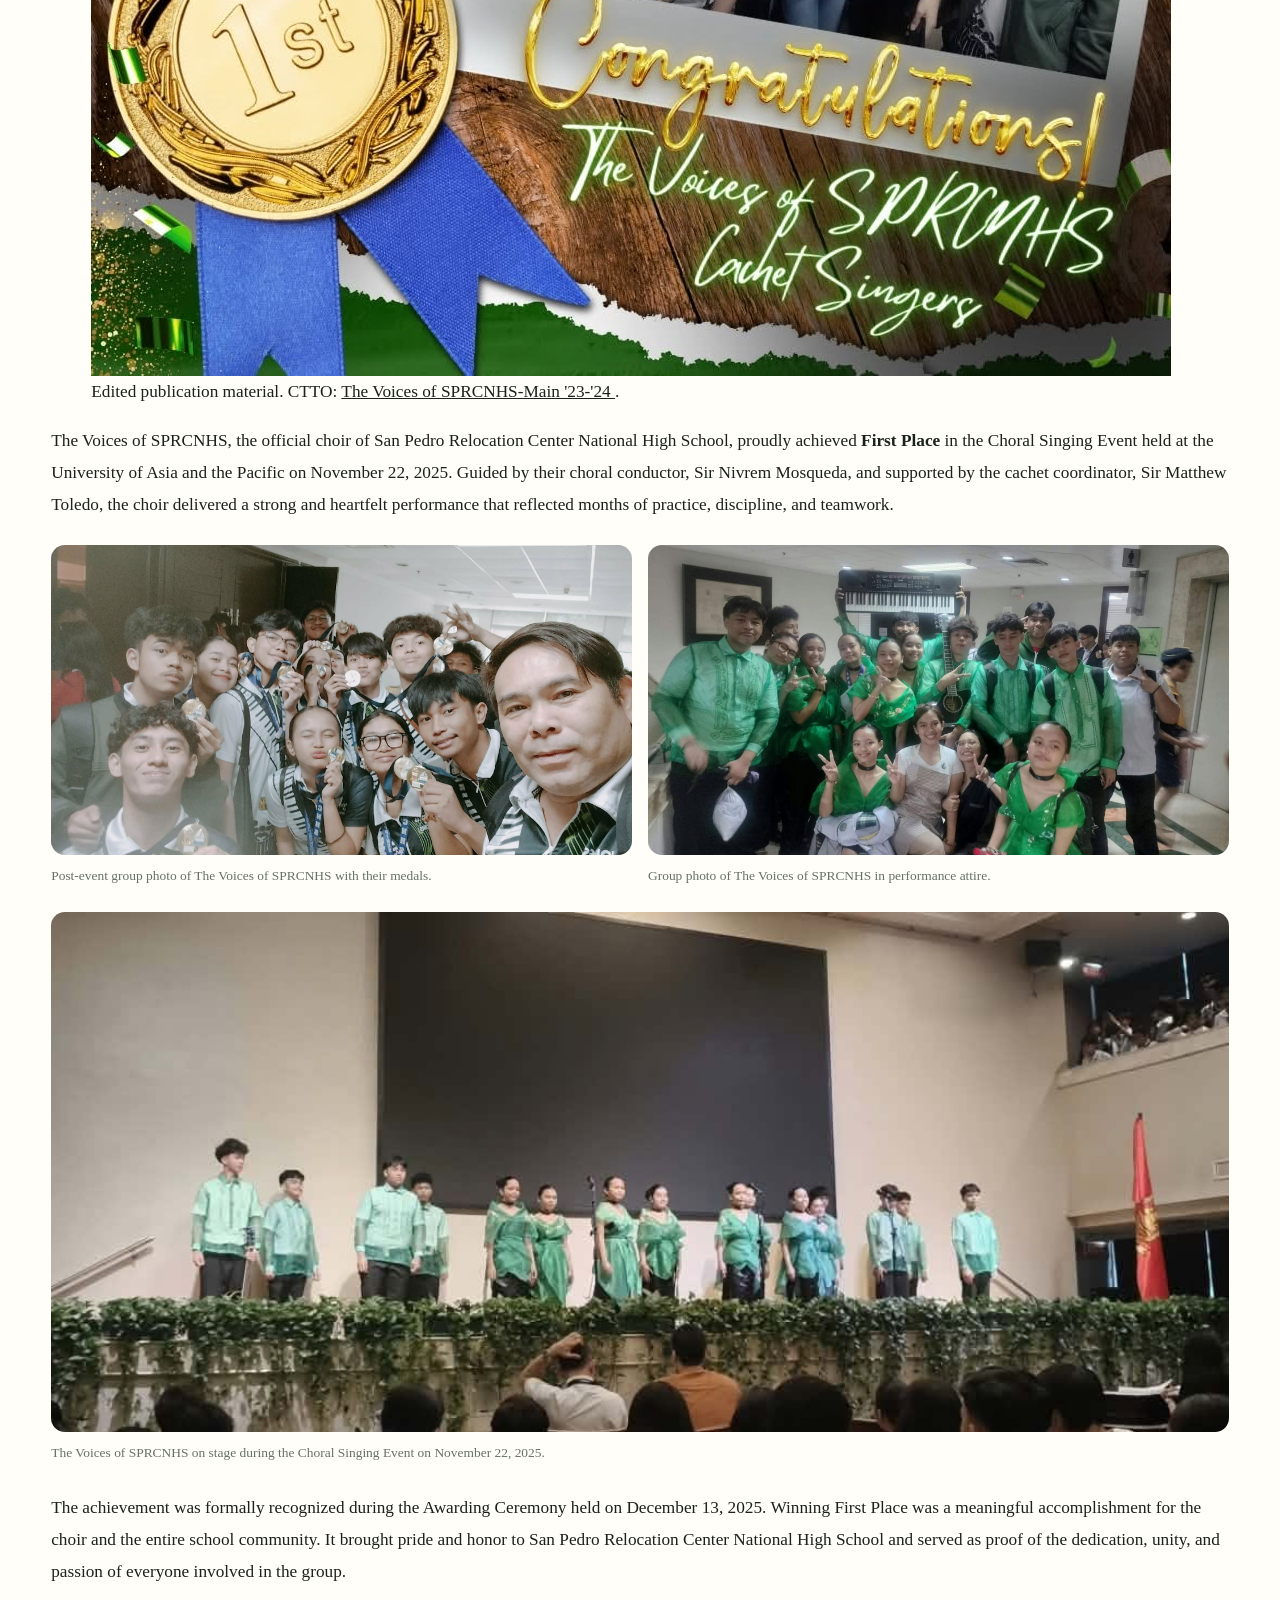
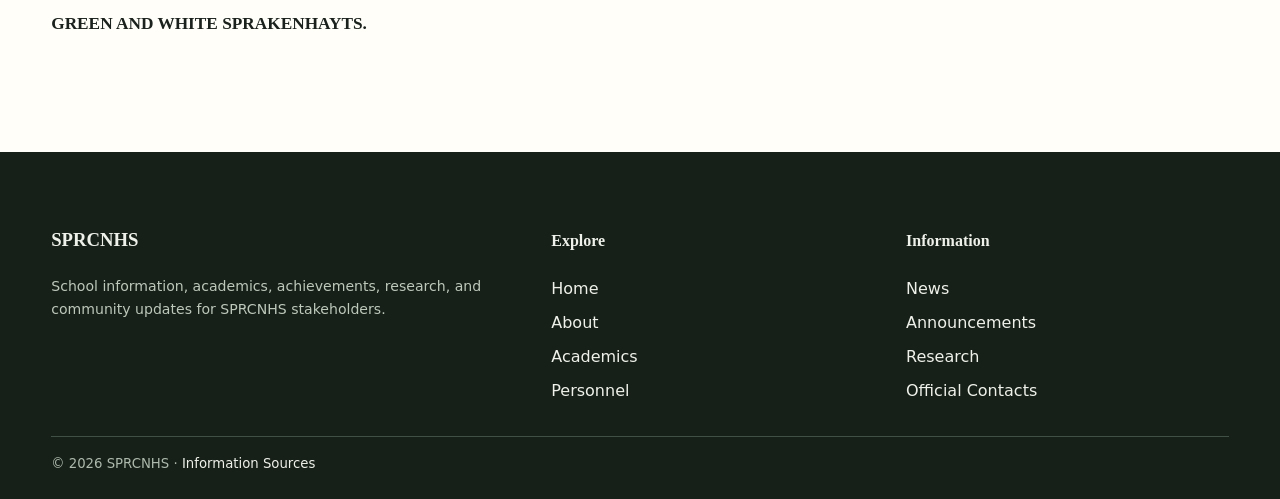
<file: news/voices-sprcnhs-first-place-2025.html>
<!DOCTYPE html>
<html lang="en">
 <head>
  <meta charset="utf-8"/>
  <meta content="width=device-width, initial-scale=1" name="viewport"/>
  <link href="../assets/images/school-logo.png" rel="icon" type="image/png"/>
  <title>
   The Voices of SPRCNHS earn First Place | SPRCNHS
  </title>
  <link href="../css/style.css" rel="stylesheet"/>
 </head>
 <body>
  <header class="site-header">
   <div class="container nav-wrap">
    <a class="brand" href="../index.html">
     <img alt="SPRCNHS logo" class="brand-logo" src="../assets/images/school-logo.png"/>
     <div class="brand-text">
      <strong>
       SPRCNHS
      </strong>
      <span>
       San Pedro Relocation Center National High School
      </span>
     </div>
    </a>
    <button aria-expanded="false" class="menu-btn" type="button">
     Menu
    </button>
    <nav aria-label="Primary navigation" class="nav">
     <a href="../index.html">
      Home
     </a>
     <a href="../about.html">
      About
     </a>
     <a href="../academics.html">
      Academics
     </a>
     <a href="../personnel.html">
      Personnel
     </a>
     <a href="../news.html">
      News
     </a>
     <a href="../announcements.html">
      Announcements
     </a>
     <a href="../research.html">
      Research
     </a>
     <a href="../contact.html">
      Contact
     </a>
    </nav>
   </div>
  </header>
  <main>
   <section class="page-hero">
    <div class="container reveal">
     <div class="breadcrumb">
      <a href="../index.html">
       Home
      </a>
      /
      <a href="../news.html">
       News
      </a>
      / The Voices of SPRCNHS
     </div>
     <div class="eyebrow">
      School Achievement &middot; Choir
     </div>
     <h1>
      The Voices of SPRCNHS earn First Place in Choral Singing Event
     </h1>
     <p>
      The official choir of SPRCNHS was recognized for its First Place performance at the University of Asia and the Pacific.
     </p>
    </div>
   </section>
   <section>
    <div class="container article-layout">
     <article class="article-body">
      <div class="article-meta">
       November 22, 2025 &middot; Awarding Ceremony: December 13, 2025
      </div>
      <figure class="article-feature-image">
       <img alt="Edited congratulatory publication material for The Voices of SPRCNHS after earning First Place" src="../assets/images/voices-sprcnhs-first-place-2025.png"/>
       <figcaption>
        Edited publication material. CTTO:
        <a href="https://www.facebook.com/profile.php?id=61553798565743" rel="noopener noreferrer" target="_blank">
         The Voices of SPRCNHS-Main '23-'24
        </a>
        .
       </figcaption>
      </figure>
      <p>
       The Voices of SPRCNHS, the official choir of San Pedro Relocation Center National High School, proudly achieved
       <strong>
        First Place
       </strong>
       in the Choral Singing Event held at the University of Asia and the Pacific on November 22, 2025. Guided by their choral conductor, Sir Nivrem Mosqueda, and supported by the cachet coordinator, Sir Matthew Toledo, the choir delivered a strong and heartfelt performance that reflected months of practice, discipline, and teamwork.
      </p>
      <div class="article-photo-grid choir-photo-grid">
       <figure>
        <img alt="The Voices of SPRCNHS members posing with their medals" src="../assets/images/voices-sprcnhs-medals-group.png"/>
        <figcaption>
         Post-event group photo of The Voices of SPRCNHS with their medals.
        </figcaption>
       </figure>
       <figure>
        <img alt="The Voices of SPRCNHS members in green performance attire" src="../assets/images/voices-sprcnhs-performance-group.png"/>
        <figcaption>
         Group photo of The Voices of SPRCNHS in performance attire.
        </figcaption>
       </figure>
      </div>
      <figure class="choir-stage-photo">
       <img alt="The Voices of SPRCNHS performing on stage during the choral singing event" src="../assets/images/voices-sprcnhs-stage-performance.png"/>
       <figcaption>
        The Voices of SPRCNHS on stage during the Choral Singing Event on November 22, 2025.
       </figcaption>
      </figure>
      <p>
       The achievement was formally recognized during the Awarding Ceremony held on December 13, 2025. Winning First Place was a meaningful accomplishment for the choir and the entire school community. It brought pride and honor to San Pedro Relocation Center National High School and served as proof of the dedication, unity, and passion of everyone involved in the group.
      </p>
      <p>
       <strong>
        GREEN AND WHITE SPRAKENHAYTS.
       </strong>
      </p>
     </article>
    </div>
   </section>
  </main>
  <footer>
   <div class="container">
    <div class="footer-grid">
     <div>
      <h3>
       SPRCNHS
      </h3>
      <p class="small">
       School information, academics, achievements, research, and community updates for SPRCNHS stakeholders.
      </p>
     </div>
     <div>
      <h4>
       Explore
      </h4>
      <p class="footer-links">
       <a href="../index.html">
        Home
       </a>
       <a href="../about.html">
        About
       </a>
       <a href="../academics.html">
        Academics
       </a>
       <a href="../personnel.html">
        Personnel
       </a>
      </p>
     </div>
     <div>
      <h4>
       Information
      </h4>
      <p class="footer-links">
       <a href="../news.html">
        News
       </a>
       <a href="../announcements.html">
        Announcements
       </a>
       <a href="../research.html">
        Research
       </a>
       <a href="../contact.html">
        Official Contacts
       </a>
      </p>
     </div>
    </div>
    <div class="footer-bottom">
     &copy;
     <span data-year="">
     </span>
     SPRCNHS &middot;
     <a href="../sources.html">
      Information Sources
     </a>
    </div>
   </div>
  </footer>
  <script src="../js/script.js">
  </script>
 </body>
</html>
</file>
<file: css/style.css>
:root {
    --g950:#172018;
    --g900:#233025;
    --g800:#2f3f31;
    --g700:#3f523f;
    --g600:#536953;
    --sage:#9cab91;
    --sage2:#dfe5d7;
    --linen:#f2eee4;
    --linen2:#faf8f1;
    --white:#fffef9;
    --ink:#1b211c;
    --muted:#667067;
    --line:#d8d8cb;
    --shadow:0 16px 45px rgba(23,32,24,.10);
    --r:18px;
    --max:1240px
}
* {
    box-sizing:border-box
}
html {
    scroll-behavior:smooth
}
body {
    margin:0;
    font-family:Inter,ui-sans-serif,system-ui,-apple-system,BlinkMacSystemFont,"Segoe UI",sans-serif;
    color:var(--ink);
    background:var(--white);
    line-height:1.65
}
body.modal-open {
    overflow:hidden
}
a {
    color:inherit
}
img {
    max-width:100%;
    display:block
}
button {
    font:inherit
}
.button-click-ripple {
    position:fixed;
    z-index:9999;
    width:18px;
    height:18px;
    border:2px solid rgba(83,105,83,.58);
    border-radius:50%;
    box-shadow:0 0 0 1px rgba(255,255,255,.68);
    pointer-events:none;
    transform:translate(-50%,-50%) scale(.35);
    animation:button-click-wave 480ms ease-out forwards
}
@keyframes button-click-wave {
    to {
        opacity:0;
        transform:translate(-50%,-50%) scale(3.4)
    }
}
@media (prefers-reduced-motion: reduce) {
    .button-click-ripple { animation-duration:180ms }
}
.container {
    width:min(var(--max),92%);
    margin:auto
}
.topbar {
    background:var(--g950);
    color:#eef1e9;
    font-size:.82rem
}
.topbar .container {
    min-height:38px;
    display:flex;
    align-items:center;
    justify-content:space-between;
    gap:1rem;
    flex-wrap:wrap
}
.identity-band {
    background:var(--linen2);
    border-bottom:1px solid var(--line)
}
.identity-band .container {
    min-height:96px;
    display:flex;
    align-items:center;
    justify-content:space-between;
    gap:2rem
}
.brand {
    display:flex;
    align-items:center;
    gap:1rem;
    text-decoration:none
}
.brand-logo {
    width:56px;
    height:56px;
    border-radius:12px;
    object-fit:contain;
    display:block;
    flex:0 0 auto;
    background:rgba(255,255,255,.08);
    padding:4px
}
.brand-text strong {
    display:block;
    font-family:Georgia,serif;
    font-size:clamp(1rem,2vw,1.35rem);
    line-height:1.1;
    color:var(--g900)
}
.brand-text span {
    display:block;
    color:var(--muted);
    font-size:.78rem;
    margin-top:.28rem
}
.identity-note {
    text-align:right;
    color:var(--g700);
    font-family:Georgia,serif;
    font-style:italic;
    font-size:.95rem
}
.site-header {
    position:sticky;
    top:0;
    z-index:50;
    background:rgba(47,63,49,.98);
    box-shadow:0 3px 14px rgba(0,0,0,
    .08)
}
.nav-wrap {
    min-height:58px;
    display:flex;
    align-items:center;
    justify-content:flex-end
}
.site-header .brand {
    display:flex;
    align-items:center;
    gap:1rem;
    min-width:0;
    margin-right:auto
}
.site-header .brand-text strong {
    color:#fff
}
.site-header .brand-text span {
    color:rgba(255,255,255,.72)
}
.nav {
    display:flex;
    align-items:center;
    gap:.15rem;
    width:100%
}
.nav a {
    color:#fff;
    text-decoration:none;
    padding:.78rem .92rem;
    border-radius:8px;
    font-size:.92rem;
    font-weight:750
}
.nav a:hover,
.nav a.active {
    background:rgba(255,255,255,
    .12)
}
.menu-btn {
    display:none;
    border:1px solid rgba(255,255,255,.3);
    background:transparent;
    color:#fff;
    padding:.66rem .88rem;
    border-radius:9px;
    font-weight:800
}
.hero {
    min-height:610px;
    display:flex;
    align-items:end;
    color:#fff;
    background:linear-gradient(180deg,rgba(18,28,20,.08),rgba(18,28,20,.86)),linear-gradient(120deg,var(--g700),var(--g900));
    position:relative;
    overflow:hidden
}
.hero:before {
    content:"";
    position:absolute;
    inset:0;
    background:radial-gradient(circle at 78% 22%,
    rgba(223,229,215,
    .23),
    transparent 26%),
    linear-gradient(135deg,
    transparent 56%,
    rgba(255,255,255,
    .04) 56%)
}
.hero .container {
    position:relative;
    z-index:1
}
.hero-grid {
    display:grid;
    grid-template-columns:minmax(0,1.45fr) minmax(280px,.55fr);
    gap:3rem;
    align-items:end;
    padding:5.4rem 0 4.2rem
}
.eyebrow {
    text-transform:uppercase;
    letter-spacing:.17em;
    font-size:.74rem;
    font-weight:900;
    color:var(--g600)
}
.hero .eyebrow {
    color:#dce6d2
}
.hero h1,
.page-hero h1,
.section-head h2 {
    font-family:Georgia,"Times New Roman",
    serif
}
.hero h1 {
    font-size:clamp(2.8rem,6vw,5.6rem);
    line-height:.96;
    letter-spacing:-.035em;
    margin:.55rem 0 1.15rem;
    max-width:900px
}
.hero p {
    max-width:760px;
    font-size:1.08rem;
    color:#eef1e9
}
.hero-actions {
    display:flex;
    gap:.8rem;
    flex-wrap:wrap;
    margin-top:1.7rem
}
.btn {
    display:inline-flex;
    align-items:center;
    justify-content:center;
    gap:.45rem;
    text-decoration:none;
    font-weight:850;
    border-radius:10px;
    padding:.88rem 1.15rem;
    border:1px solid transparent;
    cursor:pointer
}
.btn-primary {
    background:var(--linen);
    color:var(--g900)
}
.btn-secondary {
    border-color:rgba(255,255,255,.55);
    color:#fff;
    background:transparent
}
.btn-light {
    background:var(--linen2);
    color:var(--g800);
    border-color:var(--line)
}
.btn-green {
    background:var(--g800);
    color:#fff
}
.hero-panel {
    background:rgba(250,248,241,.10);
    border:1px solid rgba(255,255,255,.24);
    backdrop-filter:blur(9px);
    border-radius:var(--r);
    padding:1.4rem
}
.hero-panel h3 {
    font-family:Georgia,serif;
    margin:.1rem 0 .6rem;
    font-size:1.4rem
}
.quick-list {
    list-style:none;
    padding:0;
    margin:0
}
.quick-list li+li {
    border-top:1px solid rgba(255,255,255,
    .16)
}
.quick-list a {
    display:block;
    padding:.72rem 0;
    text-decoration:none
}
.quick-list a:hover {
    text-decoration:underline
}
section {
    padding:4.8rem 0
}
.section-head {
    display:flex;
    align-items:end;
    justify-content:space-between;
    gap:1.5rem;
    margin-bottom:1.7rem;
    padding-bottom:1rem;
    border-bottom:1px solid var(--line)
}
.section-head h2 {
    margin:.15rem 0 0;
    font-size:clamp(2rem,4vw,3.35rem);
    color:var(--g900)
}
.section-head p {
    max-width:650px;
    color:var(--muted);
    margin:0
}
.grid {
    display:grid;
    gap:1.25rem
}
.grid-3 {
    grid-template-columns:repeat(3,
    minmax(0,1fr))
}
.grid-2 {
    grid-template-columns:repeat(2,
    minmax(0,1fr))
}
.card {
    background:var(--white);
    border:1px solid var(--line);
    border-radius:var(--r);
    padding:1.35rem;
    box-shadow:var(--shadow);
    transition:transform 180ms ease, box-shadow 180ms ease
}
.card:hover {
    transform:translateY(-2px);
    box-shadow:0 18px 34px rgba(23, 32, 24, 0.09)
}
.card h3 {
    margin:.2rem 0 .5rem;
    font-family:Georgia,
    serif
}
.meta {
    color:var(--muted);
    font-size:.88rem
}
.notice {
    border-left:5px solid var(--g600);
    background:var(--linen);
    padding:1rem 1.15rem;
    border-radius:0 12px 12px 0
}
.link-arrow {
    color:var(--g700);
    font-weight:850;
    text-decoration:none
}
.link-arrow:hover {
    text-decoration:underline
}
.news-card {
    padding:0;
    overflow:hidden
}
.image-placeholder {
    min-height:205px;
    display:grid;
    place-items:center;
    background:linear-gradient(135deg,rgba(83,105,83,.2),rgba(242,238,228,.9));
    color:var(--g700);
    font-weight:850
}
.news-card .body {
    padding:1.25rem
}
.quick-links {
    background:var(--linen)
}
.quick-link {
    text-decoration:none;
    display:flex;
    gap:1rem;
    align-items:center;
    transition:.18s
}
.quick-link:hover {
    transform:translateY(-3px)
}
.icon {
    width:48px;
    height:48px;
    border-radius:12px;
    background:var(--g800);
    color:#fff;
    display:grid;
    place-items:center;
    font-weight:900;
    flex:0 0 auto
}
.page-hero {
    position:relative;
    background:linear-gradient(135deg,rgba(22,32,24,.96),rgba(60,84,62,.94));
    padding:4.2rem 0 3.6rem;
    border-bottom:1px solid rgba(255,255,255,.12);
    box-shadow:inset 0 1px 0 rgba(255,255,255,.06)
}
.page-hero .container {
    position:relative;
    z-index:1
}
.page-hero h1 {
    color:#fff;
    font-size:clamp(2.4rem,5vw,4.4rem);
    line-height:1;
    margin:.3rem 0 .7rem;
    text-shadow:0 8px 24px rgba(0,0,0,.18)
}
.page-hero p {
    max-width:720px;
    margin:0;
    color:rgba(255,255,255,.82);
    font-size:1.05rem
}
.breadcrumb {
    color:rgba(255,255,255,.72);
    font-size:.84rem;
    letter-spacing:.12em;
    text-transform:uppercase
}
.profile-grid {
    display:grid;
    grid-template-columns:repeat(3,minmax(0,1fr));
    gap:1.25rem
}
.avatar {
    width:88px;
    height:88px;
    border-radius:50%;
    background:var(--linen);
    display:grid;
    place-items:center;
    font-size:1.35rem;
    font-weight:900;
    color:var(--g800);
    margin-bottom:1rem;
    border:3px solid var(--sage)
}
.role {
    font-weight:850;
    color:var(--g700)
}
.tags {
    display:flex;
    gap:.4rem;
    flex-wrap:wrap;
    margin:.8rem 0
}
.tag {
    background:var(--sage2);
    color:var(--g900);
    padding:.25rem .58rem;
    border-radius:999px;
    font-size:.77rem;
    font-weight:750
}
.profile-layout {
    display:grid;
    grid-template-columns:minmax(250px,320px) minmax(0,1fr);
    gap:2rem;
    align-items:start
}
.profile-side {
    position:sticky;
    top:82px
}
.detail-list {
    display:grid;
    gap:1rem
}
.detail-item {
    border-bottom:1px solid var(--line);
    padding-bottom:.8rem
}
.detail-item strong {
    display:block;
    color:var(--g800)
}
.contact-box {
    background:var(--g800);
    color:#fff;
    padding:1.35rem;
    border-radius:var(--r)
}
.contact-box a {
    color:#fff
}
.contact-office {
    display:grid;
    grid-template-columns:minmax(0,1fr) auto;
    align-items:center;
    gap:1.2rem
}
.contact-actions {
    display:flex;
    gap:.6rem;
    flex-wrap:wrap
}
.copy-status {
    font-size:.82rem;
    color:var(--g700);
    margin-top:.45rem
}
.welcome-overlay {
    position:fixed;
    inset:0;
    z-index:200;
    background:rgba(14,22,16,.78);
    backdrop-filter:blur(8px);
    display:none;
    place-items:center;
    padding:1.2rem
}
.welcome-overlay.show {
    display:grid
}
.welcome-dialog {
    width:min(900px,100%);
    max-height:min(88vh,820px);
    overflow:auto;
    background:var(--linen2);
    border-radius:22px;
    box-shadow:0 28px 90px rgba(0,0,0,.33);
    border:1px solid rgba(255,255,255,
    .45)
}
.welcome-head {
    padding:1.6rem 1.7rem 1.1rem;
    border-bottom:1px solid var(--line);
    display:flex;
    justify-content:space-between;
    align-items:start;
    gap:1rem
}
.welcome-head h2 {
    margin:.25rem 0 .35rem;
    font-family:Georgia,serif;
    color:var(--g900);
    font-size:clamp(1.7rem,4vw,2.6rem)
}
.welcome-head p {
    margin:0;
    color:var(--muted)
}
.close-modal {
    border:0;
    background:var(--g800);
    color:#fff;
    width:40px;
    height:40px;
    border-radius:50%;
    cursor:pointer;
    font-size:1.2rem
}
.welcome-body {
    padding:1.5rem 1.7rem 1.7rem
}
.recommend-grid {
    display:grid;
    grid-template-columns:repeat(3,minmax(0,1fr));
    gap:.85rem
}
.recommend-card {
    display:block;
    text-decoration:none;
    background:#fff;
    border:1px solid var(--line);
    padding:1.05rem;
    border-radius:14px
}
.recommend-card:hover {
    border-color:var(--g600);
    background:var(--linen)
}
.recommend-card strong {
    display:block;
    color:var(--g800)
}
.recommend-card span {
    font-size:.84rem;
    color:var(--muted)
}
.welcome-footer {
    margin-top:1.2rem;
    display:flex;
    justify-content:flex-end;
    gap:.7rem;
    flex-wrap:wrap
}
footer {
    background:var(--g950);
    color:#eef1e9;
    padding:3.4rem 0 1.5rem;
    margin-top:1rem
}
.footer-grid {
    display:grid;
    grid-template-columns:1.45fr 1fr 1fr;
    gap:2rem
}
footer h3,
footer h4 {
    font-family:Georgia,
    serif
}
footer a {
    color:#eef1e9;
    text-decoration:none
}
footer a:hover {
    text-decoration:underline
}
.small {
    font-size:.88rem;
    color:#bdc8bb
}
.footer-bottom {
    border-top:1px solid #405044;
    margin-top:2rem;
    padding-top:1rem;
    color:#adb9ac;
    font-size:.83rem
}
@media(min-width:1440px) {
    :root {
        --max:1320px
    }
    .hero {
        min-height:650px
    }
}
@media(max-width:1100px) {
    .hero-grid {
        grid-template-columns:1fr .55fr;
        gap:2rem
    }
    .nav a {
        padding:.75rem .62rem;
        font-size:.86rem
    }
}
@media(max-width:900px) {
    .identity-note {
        display:none
    }
    .hero-grid,
    .grid-3,
    .profile-grid,
    .profile-layout,
    .footer-grid {
        grid-template-columns:1fr
    }
    .grid-2 {
        grid-template-columns:1fr
    }
    .hero {
        min-height:auto
    }
    .hero-grid {
        padding:4.6rem 0 3.7rem
    }
    .nav-wrap {
        min-height:58px
    }
    .nav {
        display:none;
        position:absolute;
        left:4%;
        right:4%;
        top:64px;
        background:var(--g900);
        border:1px solid rgba(255,255,255,.1);
        border-radius:14px;
        padding:.7rem;
        box-shadow:var(--shadow);
        flex-direction:column;
        align-items:stretch
    }
    .nav.open {
        display:flex
    }
    .nav a {
        padding:.78rem .85rem
    }
    .menu-btn {
        display:block
    }
    .profile-side {
        position:static
    }
    .recommend-grid {
        grid-template-columns:repeat(2,
        minmax(0,1fr))
    }
}
@media(max-width:640px) {
    .container {
        width:min(94%,
        var(--max))
    }
    .topbar .container {
        justify-content:center;
        text-align:center;
        padding:.35rem 0
    }
    .topbar .container span:last-child {
        display:none
    }
    .identity-band .container {
        min-height:82px
    }
    .logo-placeholder {
        width:52px;
        height:52px
    }
    .brand-text span {
        display:none
    }
    .hero h1 {
        font-size:clamp(2.5rem,14vw,4rem)
    }
    .hero-panel {
        display:none
    }
    section {
        padding:3.4rem 0
    }
    .section-head {
        align-items:start;
        flex-direction:column
    }
    .contact-office {
        grid-template-columns:1fr
    }
    .recommend-grid {
        grid-template-columns:1fr
    }
    .welcome-head,
    .welcome-body {
        padding-left:1.1rem;
        padding-right:1.1rem
    }
}
@media(max-width:390px) {
    .hero-actions,
    .contact-actions,
    .welcome-footer {
        flex-direction:column;
        align-items:stretch
    }
    .btn {
        width:100%
    }
    .logo-placeholder {
        width:46px;
        height:46px
    }
}

/* =========================================================
   VISUAL DESIGN AND COMPONENT STYLES
   ========================================================= */

/* PUP-inspired centered school identity hero */
.school-identity-hero {
    min-height: clamp(520px, 72vh, 760px);
    position: relative;
    display: grid;
    place-items: center;
    overflow: hidden;
    text-align: center;
    color: #ffffff;
    background:
        linear-gradient(
            rgba(23, 32, 24, 0.62),
            rgba(23, 32, 24, 0.82)
        ),
        linear-gradient(
            135deg,
            var(--g700),
            var(--g950)
        );
}

.school-identity-hero::before {
    content: "";
    position: absolute;
    inset: 0;
    background:
        radial-gradient(
            circle at 50% 30%,
            rgba(242, 238, 228, 0.15),
            transparent 34%
        ),
        linear-gradient(
            135deg,
            transparent 0 56%,
            rgba(255, 255, 255, 0.035) 56% 100%
        );
}

.school-identity-inner {
    position: relative;
    z-index: 2;
    display: flex;
    flex-direction: column;
    align-items: center;
    padding: 5rem 0;
}

.school-name-kicker {
    max-width: 1050px;
    margin-bottom: 1.5rem;
    font-family: Georgia, "Times New Roman", serif;
    font-size: clamp(1.6rem, 3.2vw, 2.75rem);
    font-weight: 600;
    line-height: 1.15;
    letter-spacing: 0.025em;
    text-wrap: balance;
}

.school-logo-wrap {
    width: clamp(140px, 17vw, 220px);
    aspect-ratio: 1;
    display: grid;
    place-items: center;
    margin-bottom: 1.45rem;
    filter: drop-shadow(0 16px 28px rgba(0, 0, 0, 0.27));
}

.school-hero-logo {
    width: 100%;
    height: 100%;
    object-fit: contain;
    transition:
        transform 350ms ease,
        filter 350ms ease;
}

.school-hero-logo:hover {
    transform: scale(1.06);
    filter: drop-shadow(0 22px 38px rgba(0, 0, 0, 0.32));
}

.school-motto {
    margin: 0;
    font-family: Georgia, "Times New Roman", serif;
    font-size: clamp(2rem, 4.6vw, 4rem);
    font-style: italic;
    font-weight: 500;
    letter-spacing: 0.045em;
    text-shadow: 0 5px 18px rgba(0, 0, 0, 0.30);
}

/* About page image-backed title banner */
.about-photo-hero {
    position: relative;
    min-height: clamp(310px, 42vw, 470px);
    display: flex;
    align-items: center;
    overflow: hidden;
    color: #ffffff;
    background:
        url("../assets/images/aboutbackground1.svg")
        center center / cover no-repeat;
}

.about-photo-overlay {
    position: absolute;
    inset: 0;
    background:
        linear-gradient(
            90deg,
            rgba(23, 32, 24, 0.88),
            rgba(23, 32, 24, 0.48)
        );
}

.about-photo-content {
    position: relative;
    z-index: 2;
}

.about-photo-hero .breadcrumb,
.about-photo-hero p {
    color: rgba(255, 255, 255, 0.84);
}

.about-photo-hero h1 {
    color: #ffffff;
    text-shadow: 0 5px 20px rgba(0, 0, 0, 0.28);
}

/* Personnel photo cards */
.personnel-photo {
    width: 100%;
    aspect-ratio: 4 / 5;
    object-fit: cover;
    border-radius: 14px;
    margin-bottom: 1rem;
    border: 1px solid var(--line);
    background: var(--linen);
    transition:
        transform 350ms ease,
        box-shadow 350ms ease;
}

.profile-card:hover .personnel-photo {
    transform: scale(1.025);
    box-shadow: 0 16px 32px rgba(23, 32, 24, 0.13);
}

.personnel-profile-photo {
    width: 100%;
    aspect-ratio: 4 / 5;
    object-fit: cover;
    border-radius: 16px;
    margin-bottom: 1rem;
    border: 1px solid var(--line);
}

/* News images */
.news-thumb {
    width: 100%;
    aspect-ratio: 16 / 9;
    object-fit: cover;
    display: block;
    background: var(--linen);
    transition:
        transform 420ms ease,
        filter 420ms ease;
}

.news-card {
    overflow: hidden;
}

.news-card:hover .news-thumb {
    transform: scale(1.045);
    filter: saturate(1.04) contrast(1.02);
}

/* Better hover motion */
.hover-lift {
    transition:
        transform 260ms ease,
        box-shadow 260ms ease,
        border-color 260ms ease;
}

.hover-lift:hover {
    transform: translateY(-8px) scale(1.012);
    box-shadow: 0 24px 56px rgba(23, 32, 24, 0.15);
    border-color: rgba(83, 105, 83, 0.42);
}

/* Responsive tweaks */
@media (max-width: 900px) {
    .school-identity-hero {
        min-height: 590px;
    }

    .school-identity-inner {
        padding: 4rem 0;
    }
}

@media (max-width: 640px) {
    .school-identity-hero {
        min-height: 530px;
    }

    .school-name-kicker {
        font-size: clamp(1.3rem, 6vw, 1.9rem);
    }

    .school-motto {
        font-size: clamp(1.8rem, 9vw, 2.8rem);
    }

    .about-photo-hero {
        min-height: 320px;
    }
}

/* =========================================================
   HOMEPAGE HERO
   ========================================================= */

.school-identity-hero {
    min-height: 0;
    height: auto;
    position: relative;
    display: grid;
    place-items: center;
    overflow: hidden;
    text-align: center;
    color: #ffffff;

    /*
       Put school-campus-love-sprcnhs.png inside:
       assets/images/school-campus-love-sprcnhs.png
    */
    background:
        linear-gradient(
            rgba(23, 32, 24, 0.52),
            rgba(23, 32, 24, 0.72)
        ),
        url("../assets/images/school-campus-love-sprcnhs.png")
        center center / cover no-repeat;
}

.school-identity-hero::before {
    content: "";
    position: absolute;
    inset: 0;
    background:
        radial-gradient(
            circle at 50% 38%,
            rgba(242, 238, 228, 0.10),
            transparent 38%
        );
    pointer-events: none;
}

.school-identity-inner {
    position: relative;
    z-index: 2;
    padding: 2.25rem 0 2.1rem;
    display: flex;
    flex-direction: column;
    align-items: center;
}

.school-name-kicker {
    max-width: 900px;
    margin-bottom: 0.85rem;
    font-family: Georgia, "Times New Roman", serif;
    font-size: clamp(1.25rem, 2.4vw, 2rem);
    font-weight: 600;
    line-height: 1.15;
    letter-spacing: 0.02em;
    text-wrap: balance;
    text-shadow: 0 3px 12px rgba(0, 0, 0, 0.35);
}

.school-logo-wrap {
    width: clamp(105px, 11vw, 145px);
    aspect-ratio: 1;
    display: grid;
    place-items: center;
    margin-bottom: 0.55rem;
    filter: drop-shadow(0 10px 20px rgba(0, 0, 0, 0.26));
}

.school-hero-logo {
    width: 100%;
    height: 100%;
    object-fit: contain;
}

.partner-logo-row {
    display: flex;
    align-items: center;
    justify-content: center;
    gap: clamp(0.65rem, 1.6vw, 1.15rem);
    margin: 0.15rem 0 0.65rem;
}

.partner-logo {
    width: clamp(35px, 4vw, 48px);
    height: clamp(35px, 4vw, 48px);
    object-fit: contain;
    filter: drop-shadow(0 4px 8px rgba(0, 0, 0, 0.22));
    transition:
        transform 220ms ease,
        filter 220ms ease;
}

.partner-logo:hover {
    transform: translateY(-3px) scale(1.08);
    filter: drop-shadow(0 7px 12px rgba(0, 0, 0, 0.30));
}

.school-motto {
    margin: 0;
    font-family: Georgia, "Times New Roman", serif;
    font-size: clamp(1.45rem, 3vw, 2.45rem);
    font-style: italic;
    font-weight: 500;
    letter-spacing: 0.035em;
    line-height: 1.1;
    text-shadow: 0 4px 14px rgba(0, 0, 0, 0.38);
}

@media (max-width: 640px) {
    .school-identity-inner {
        padding: 1.75rem 0 1.65rem;
    }

    .school-name-kicker {
        margin-bottom: 0.7rem;
        font-size: clamp(1.05rem, 5vw, 1.45rem);
    }

    .school-logo-wrap {
        width: clamp(92px, 27vw, 120px);
    }

    .partner-logo-row {
        gap: 0.65rem;
        margin-bottom: 0.55rem;
    }

    .partner-logo {
        width: 34px;
        height: 34px;
    }

    .school-motto {
        font-size: clamp(1.25rem, 6.5vw, 1.8rem);
    }
}


/* =========================================================
   CONTENT PANELS
   ========================================================= */

/* Homepage: show the full I Love SPRCNHS image at ~85% scale
   with the school green filling the remaining space. */
.school-identity-hero {
    background-color: var(--g900);
    background-image:
        linear-gradient(
            rgba(23, 32, 24, 0.30),
            rgba(23, 32, 24, 0.48)
        ),
        url("../assets/images/school-campus-love-sprcnhs.png");
    background-position: center;
    background-repeat: no-repeat;
    background-size: 85% auto;
}

.school-identity-inner {
    padding-top: 1.45rem;
    padding-bottom: 1.45rem;
}

.school-name-kicker {
    margin-bottom: 0.5rem;
    font-size: clamp(1.05rem, 2vw, 1.65rem);
}

.school-logo-wrap {
    width: clamp(82px, 8.8vw, 116px);
    margin-bottom: 0.35rem;
}

.partner-logo-row {
    margin-top: 0.05rem;
    margin-bottom: 0.35rem;
    gap: clamp(0.55rem, 1.2vw, 0.9rem);
}

.partner-logo {
    width: clamp(31px, 3.3vw, 42px);
    height: clamp(31px, 3.3vw, 42px);
}

.school-motto {
    font-size: clamp(1.2rem, 2.3vw, 1.9rem);
}

/* Personnel category chooser */
.personnel-directory-section {
    padding-top: 2.4rem;
    padding-bottom: clamp(3rem, 6vw, 5rem);
    background: var(--linen, #f4f2e8);
}

.personnel-directory-head {
    align-items: flex-end;
}

.directory-description {
    max-width: 760px;
    margin-top: 0.4rem;
    color: var(--muted);
}

.directory-switch-btn {
    border: 1px solid var(--g700);
    background: transparent;
    color: var(--g900);
}

.directory-switch-btn:hover {
    background: var(--g900);
    color: var(--white);
}

.personnel-category-panel {
    display: none;
}

.personnel-category-panel.active {
    display: block;
    animation: personnelPanelIn 260ms ease both;
}

.directory-list {
    display: grid;
    gap: 0.9rem;
}

.directory-entry {
    display: flex;
    align-items: center;
    justify-content: space-between;
    gap: 1.2rem;
    padding: 1.15rem 1.25rem;
    border: 1px solid var(--line);
    border-radius: 18px;
    background: var(--white);
    box-shadow: 0 10px 26px rgba(23, 32, 24, 0.06);
}

.directory-entry h3 {
    margin: 0 0 0.3rem;
}

.directory-entry p {
    margin: 0;
    color: var(--muted);
}

.directory-entry-placeholder {
    border-style: dashed;
    background: rgba(250, 248, 241, 0.78);
}

.personnel-picker-overlay {
    position: fixed;
    inset: 0;
    z-index: 1400;
    display: grid;
    place-items: center;
    padding: 1.2rem;
    background: rgba(17, 24, 18, 0.72);
    backdrop-filter: blur(8px);
    opacity: 0;
    visibility: hidden;
    transition: opacity 220ms ease, visibility 220ms ease;
}

.personnel-picker-overlay.show {
    opacity: 1;
    visibility: visible;
}

.personnel-picker-dialog {
    width: min(920px, 100%);
    max-height: calc(100vh - 2.4rem);
    overflow: auto;
    padding: clamp(1.35rem, 3vw, 2.1rem);
    border: 1px solid rgba(255, 255, 255, 0.15);
    border-radius: 28px;
    background:
        linear-gradient(145deg, rgba(255,255,255,0.98), rgba(242,238,228,0.98));
    box-shadow: 0 34px 80px rgba(0, 0, 0, 0.33);
}

.personnel-picker-copy {
    text-align: center;
    margin-bottom: 1.4rem;
}

.personnel-picker-copy h2 {
    margin: 0.25rem 0 0.45rem;
}

.personnel-picker-copy p {
    margin: 0;
    color: var(--muted);
}

.personnel-picker-grid {
    display: grid;
    grid-template-columns: repeat(3, minmax(0, 1fr));
    gap: 0.9rem;
}

.personnel-category-banner {
    position: relative;
    min-height: 185px;
    display: flex;
    flex-direction: column;
    justify-content: flex-end;
    gap: 1rem;
    padding: 1.25rem;
    overflow: hidden;
    border: 0;
    border-radius: 22px;
    text-align: left;
    cursor: pointer;
    color: var(--white);
    background:
        linear-gradient(145deg, var(--g700), var(--g950));
    box-shadow: 0 14px 28px rgba(23, 32, 24, 0.18);
    transition: transform 220ms ease, box-shadow 220ms ease;
}

.personnel-category-banner::after {
    content: "";
    position: absolute;
    width: 150px;
    height: 150px;
    right: -55px;
    top: -55px;
    border-radius: 50%;
    background: rgba(255,255,255,0.08);
}

.personnel-category-banner:hover {
    transform: translateY(-5px);
    box-shadow: 0 20px 34px rgba(23, 32, 24, 0.28);
}

.personnel-banner-number {
    position: absolute;
    top: 1rem;
    left: 1.15rem;
    font-family: Georgia, "Times New Roman", serif;
    font-size: 2rem;
    opacity: 0.33;
}

.personnel-category-banner strong,
.personnel-category-banner small {
    display: block;
    position: relative;
    z-index: 1;
}

.personnel-category-banner strong {
    margin-bottom: 0.35rem;
    font-family: Georgia, "Times New Roman", serif;
    font-size: 1.35rem;
}

.personnel-category-banner small {
    color: rgba(255,255,255,0.76);
    line-height: 1.35;
}

/* Survey evaluation reminder */
.survey-reminder {
    position: fixed;
    top: 1rem;
    right: 1rem;
    z-index: 1800;
    width: min(355px, calc(100vw - 2rem));
    padding: 1rem 1rem 1rem 1.05rem;
    border: 1px solid rgba(255,255,255,0.18);
    border-radius: 18px;
    color: var(--white);
    background: rgba(35, 48, 37, 0.96);
    box-shadow: 0 20px 45px rgba(0,0,0,0.26);
    transform: translateY(-18px);
    opacity: 0;
    pointer-events: none;
    transition: opacity 220ms ease, transform 220ms ease;
}

.survey-reminder.show {
    transform: translateY(0);
    opacity: 1;
    pointer-events: auto;
}

.survey-reminder-top {
    display: flex;
    align-items: flex-start;
    justify-content: space-between;
    gap: 0.8rem;
}

.survey-reminder h3 {
    margin: 0.15rem 0 0.35rem;
    color: var(--white);
    font-size: 1.05rem;
}

.survey-reminder p {
    margin: 0 0 0.8rem;
    color: rgba(255,255,255,0.78);
    font-size: 0.92rem;
    line-height: 1.45;
}

.survey-reminder-actions {
    display: flex;
    align-items: center;
    gap: 0.6rem;
}

.survey-reminder-link {
    display: inline-flex;
    align-items: center;
    justify-content: center;
    min-height: 40px;
    padding: 0.6rem 0.85rem;
    border-radius: 999px;
    background: var(--linen);
    color: var(--g950);
    font-weight: 700;
    text-decoration: none;
}

.survey-reminder-close {
    appearance: none;
    width: 32px;
    height: 32px;
    display: grid;
    place-items: center;
    flex: 0 0 auto;
    border: 0;
    border-radius: 50%;
    cursor: pointer;
    background: rgba(255,255,255,0.10);
    color: var(--white);
    font-size: 1.15rem;
}

@keyframes personnelPanelIn {
    from {
        opacity: 0;
        transform: translateY(8px);
    }
    to {
        opacity: 1;
        transform: translateY(0);
    }
}

@media (max-width: 760px) {
    .school-identity-hero {
        background-size: 100% auto;
    }

    .school-identity-inner {
        padding-top: 1.1rem;
        padding-bottom: 1.1rem;
    }

    .partner-logo {
        width: 30px;
        height: 30px;
    }

    .personnel-picker-grid {
        grid-template-columns: 1fr;
    }

    .personnel-category-banner {
        min-height: 125px;
    }

    .personnel-directory-head,
    .directory-entry {
        align-items: flex-start;
        flex-direction: column;
    }
}


/* =========================================================
   HOMEPAGE HERO LAYOUT
   ========================================================= */

.school-identity-hero {
    min-height: 0;
    height: auto;
    background-color: var(--g900);
    background-image:
        linear-gradient(
            rgba(23, 32, 24, 0.52),
            rgba(23, 32, 24, 0.72)
        ),
        url("../assets/images/school-campus-love-sprcnhs.png");
    background-position: center center;
    background-repeat: no-repeat;
    background-size: cover;
}

.school-identity-inner {
    padding-top: 2.25rem;
    padding-bottom: 2.1rem;
}

.school-name-kicker {
    margin-bottom: 0.85rem;
    font-size: clamp(1.25rem, 2.4vw, 2rem);
}

.school-logo-wrap {
    width: clamp(105px, 11vw, 145px);
    margin-bottom: 0.55rem;
}

.partner-logo-row {
    gap: clamp(0.65rem, 1.6vw, 1.15rem);
    margin-top: 0.15rem;
    margin-bottom: 0.65rem;
}

.partner-logo {
    width: clamp(35px, 4vw, 48px);
    height: clamp(35px, 4vw, 48px);
}

.school-motto {
    font-size: clamp(1.45rem, 3vw, 2.45rem);
}

@media (max-width: 760px) {
    .school-identity-hero {
        background-size: cover;
        background-position: center center;
    }

    .school-identity-inner {
        padding-top: 1.75rem;
        padding-bottom: 1.65rem;
    }

    .school-name-kicker {
        margin-bottom: 0.7rem;
        font-size: clamp(1.05rem, 5vw, 1.45rem);
    }

    .school-logo-wrap {
        width: clamp(92px, 27vw, 120px);
    }

    .partner-logo-row {
        gap: 0.65rem;
        margin-bottom: 0.55rem;
    }

    .partner-logo {
        width: 34px;
        height: 34px;
    }

    .school-motto {
        font-size: clamp(1.25rem, 6.5vw, 1.8rem);
    }
}



/* =========================================================
   SECTION INTRODUCTIONS AND NEWS COMPONENTS
   ========================================================= */

.section-intro {
    max-width: 760px;
    margin: 0.35rem 0 0;
    color: var(--muted);
}

.nav {
    align-items: center;
    gap: clamp(0.65rem, 1.3vw, 1.15rem);
}


.rotator {
    position: relative;
    min-height: 260px;
    overflow: hidden;
    border: 1px solid var(--line);
    border-radius: 24px;
    background: var(--white);
    box-shadow: 0 16px 36px rgba(23, 32, 24, 0.08);
}

.rotator-slide {
    display: none;
    min-height: 260px;
    padding: clamp(1.35rem, 3vw, 2.4rem);
    align-content: center;
}

.rotator-slide.active {
    display: grid;
    animation: rotatorFade 420ms ease both;
}

.rotator-controls {
    position: absolute;
    left: 1.4rem;
    bottom: 1rem;
    z-index: 3;
    display: flex;
    gap: 0.45rem;
}

.rotator-dot {
    width: 9px;
    height: 9px;
    padding: 0;
    border: 0;
    border-radius: 999px;
    background: rgba(83,105,83,0.35);
    cursor: pointer;
    transition: width 220ms ease, background 220ms ease;
}

.rotator-dot.active {
    width: 28px;
    background: var(--g700);
}

.source-note,
.notice-panel {
    padding: 1.35rem 1.5rem;
    border: 1px solid var(--line);
    border-left: 5px solid var(--g700);
    border-radius: 18px;
    background: var(--linen2);
}

.soft-section {
    background: var(--linen2);
}

.feature-split {
    display: grid;
    grid-template-columns: minmax(0, 1.6fr) minmax(260px, 0.7fr);
    gap: 1.2rem;
    align-items: stretch;
}

.stat-card {
    display: grid;
    place-items: center;
    align-content: center;
    gap: 0.65rem;
    min-height: 240px;
    padding: 1.6rem;
    border-radius: 24px;
    text-align: center;
    color: var(--white);
    background: linear-gradient(145deg, var(--g700), var(--g950));
}

.stat-card strong {
    font-family: Georgia, "Times New Roman", serif;
    font-size: clamp(2.8rem, 7vw, 5.2rem);
    line-height: 1;
}

.stat-card span {
    max-width: 260px;
    color: rgba(255,255,255,0.78);
}

.story-list {
    display: grid;
    gap: 1.2rem;
}

.story-card {
    padding: clamp(1.35rem, 3vw, 2rem);
    border: 1px solid var(--line);
    border-radius: 22px;
    background: var(--white);
    box-shadow: 0 12px 28px rgba(23, 32, 24, 0.06);
}

.profile-content-grid {
    display: grid;
    grid-template-columns: repeat(2, minmax(0, 1fr));
    gap: 1rem;
}

/* Home latest news: three long highlight rectangles */
.home-news-highlights {
    background: var(--linen2);
}

.news-banner-grid {
    display: grid;
    grid-template-columns: repeat(3, minmax(0, 1fr));
    gap: 1rem;
}

.news-banner-card {
    position: relative;
    min-height: 370px;
    overflow: hidden;
    border-radius: 22px;
    color: var(--white);
    text-decoration: none;
    background: var(--g900);
    box-shadow: 0 16px 34px rgba(23,32,24,0.12);
    isolation: isolate;
    transition: transform 230ms ease, box-shadow 230ms ease;
}

.news-banner-card:hover {
    transform: translateY(-6px);
    box-shadow: 0 22px 42px rgba(23,32,24,0.18);
}

.news-banner-bg {
    position: absolute;
    inset: 0;
    z-index: -2;
    background:
        linear-gradient(to top, rgba(23,32,24,0.96), rgba(23,32,24,0.22)),
        url("../assets/images/school-campus-love-sprcnhs.png") center / cover no-repeat;
    transform: scale(1.02);
    transition: transform 500ms ease;
}

.news-banner-card:hover .news-banner-bg {
    transform: scale(1.08);
}

.news-banner-content {
    position: absolute;
    inset: auto 0 0;
    padding: 1.35rem;
}

.news-banner-content .meta {
    margin-bottom: 0.55rem;
    color: rgba(255,255,255,0.72);
}

.news-banner-content h3 {
    margin: 0 0 1rem;
    color: var(--white);
    font-size: clamp(1.1rem, 1.6vw, 1.45rem);
    line-height: 1.28;
}

.news-banner-read {
    font-weight: 800;
    color: var(--linen);
}

/* News listing */
.news-index-grid {
    display: grid;
    gap: 1.15rem;
}

.news-index-card {
    display: grid;
    grid-template-columns: minmax(260px, 0.8fr) minmax(0, 1.5fr);
    overflow: hidden;
    border: 1px solid var(--line);
    border-radius: 22px;
    color: inherit;
    text-decoration: none;
    background: var(--white);
    box-shadow: 0 12px 28px rgba(23,32,24,0.06);
    transition: transform 220ms ease, box-shadow 220ms ease;
}

.news-index-card:hover {
    transform: translateY(-4px);
    box-shadow: 0 18px 34px rgba(23,32,24,0.11);
}

.news-index-image {
    min-height: 260px;
    background:
        linear-gradient(rgba(23,32,24,0.12), rgba(23,32,24,0.35)),
        url("../assets/images/school-campus-love-sprcnhs.png") center / cover no-repeat;
}

.news-index-copy {
    padding: clamp(1.25rem, 3vw, 2rem);
    align-self: center;
}

/* Full article pages */
.news-article {
    padding: clamp(1.4rem, 4vw, 3rem) 0 0;
}

.article-shell {
    max-width: 1180px;
}

.article-breadcrumb {
    margin-bottom: 1.4rem;
    color: var(--muted);
    font-size: 0.9rem;
}

.article-breadcrumb a {
    color: inherit;
}

.article-header {
    max-width: 900px;
    margin-bottom: 1.4rem;
}

.article-header h1 {
    margin: 0.35rem 0 0.8rem;
    font-family: Georgia, "Times New Roman", serif;
    font-size: clamp(2.1rem, 5vw, 4.7rem);
    line-height: 1.03;
    letter-spacing: -0.035em;
}

.article-dek {
    max-width: 820px;
    font-size: clamp(1.05rem, 2vw, 1.3rem);
    line-height: 1.55;
    color: var(--muted);
}

.article-meta {
    margin-top: 1rem;
    font-size: 0.9rem;
    font-weight: 700;
    color: var(--g700);
}

.article-hero-image {
    width: 100%;
    min-height: clamp(320px, 48vw, 620px);
    border-radius: 26px;
    background:
        linear-gradient(rgba(23,32,24,0.08), rgba(23,32,24,0.28)),
        url("../assets/images/school-campus-love-sprcnhs.png") center / cover no-repeat;
}

.article-layout {
    display: grid;
    grid-template-columns: minmax(0, 760px) minmax(230px, 1fr);
    gap: clamp(2rem, 6vw, 5rem);
    align-items: start;
    margin-top: 2rem;
}

.article-body {
    font-family: Georgia, "Times New Roman", serif;
    font-size: 1.08rem;
    line-height: 1.85;
}

.article-body p {
    margin: 0 0 1.25rem;
}

.article-source-box,
.aside-box {
    padding: 1.2rem 1.3rem;
    border: 1px solid var(--line);
    border-radius: 18px;
    background: var(--linen2);
}

.article-source-box {
    margin-top: 2rem;
    font-family: inherit;
    font-size: 0.95rem;
    line-height: 1.6;
}

.article-aside {
    position: sticky;
    top: 110px;
}

.related-news-section {
    margin-top: 3rem;
    background: var(--linen2);
}

.related-news-grid {
    display: grid;
    grid-template-columns: repeat(2, minmax(0, 1fr));
    gap: 1rem;
}

.related-news-card {
    padding: 1.3rem;
    border: 1px solid var(--line);
    border-radius: 18px;
    color: inherit;
    text-decoration: none;
    background: var(--white);
    transition: transform 220ms ease;
}

.related-news-card:hover {
    transform: translateY(-4px);
}

@keyframes rotatorFade {
    from { opacity: 0; transform: translateY(8px); }
    to { opacity: 1; transform: translateY(0); }
}

@media (max-width: 1000px) {

    .feature-split,
    .profile-content-grid {
        grid-template-columns: 1fr;
    }
}

@media (max-width: 900px) {
    .news-banner-grid {
        grid-template-columns: 1fr;
    }

    .news-banner-card {
        min-height: 280px;
    }

    .news-index-card,
    .article-layout {
        grid-template-columns: 1fr;
    }

    .article-aside {
        position: static;
    }

    .related-news-grid {
        grid-template-columns: 1fr;
    }
}

@media (max-width: 640px) {
    .news-index-image {
        min-height: 210px;
    }

    .article-hero-image {
        min-height: 240px;
        border-radius: 18px;
    }
}


/* NEWS PHOTOGRAPHY */
.article-photo {
    margin: 1.5rem 0 0;
}

.article-photo img {
    display: block;
    width: 100%;
    max-height: 650px;
    object-fit: cover;
    border-radius: 24px;
    background: var(--linen2);
}

.article-photo figcaption {
    margin-top: 0.55rem;
    font-size: 0.82rem;
    line-height: 1.45;
    color: var(--muted);
}

.article-photo figcaption a {
    color: var(--g700);
    font-weight: 700;
}

.image-credit-inline {
    display: block;
    margin-top: 0.75rem;
    color: var(--muted);
}

.article-photo-placeholder img {
    filter: saturate(0.85);
}


/* PERSONNEL DIRECTORY */
.personnel-roster-note {
    margin-bottom: 2rem;
    padding: 1rem 1.15rem;
    border: 1px solid var(--line);
    border-left: 4px solid var(--g700);
    border-radius: 14px;
    background: var(--linen2);
}

.personnel-roster-note strong {
    display: block;
    margin-bottom: .25rem;
    color: var(--g900);
}

.personnel-roster-note p {
    margin: 0;
    color: var(--muted);
    font-size: .92rem;
}

.directory-toolbar {
    position: sticky;
    top: 78px;
    z-index: 5;
    display: flex;
    gap: 1rem;
    align-items: center;
    justify-content: space-between;
    margin-bottom: 1rem;
    padding: .75rem;
    border: 1px solid var(--line);
    border-radius: 16px;
    background: rgba(250, 248, 241, .96);
    backdrop-filter: blur(10px);
}

.personnel-search-label {
    flex: 1;
}

.personnel-search {
    width: 100%;
    min-height: 44px;
    padding: .7rem .9rem;
    border: 1px solid var(--line);
    border-radius: 12px;
    background: var(--white);
    color: var(--ink);
    font: inherit;
}

.personnel-search:focus {
    outline: 2px solid var(--sage);
    outline-offset: 2px;
}

.personnel-count {
    flex: 0 0 auto;
    color: var(--muted);
    font-size: .9rem;
    font-weight: 700;
}

.personnel-record h3 {
    margin-bottom: .2rem;
}

.personnel-record p {
    margin: 0;
}

.personnel-empty {
    padding: 2rem 1rem;
    text-align: center;
    color: var(--muted);
}

.sr-only {
    position: absolute;
    width: 1px;
    height: 1px;
    padding: 0;
    margin: -1px;
    overflow: hidden;
    clip: rect(0,0,0,0);
    white-space: nowrap;
    border: 0;
}

@media (max-width: 700px) {
    .directory-toolbar {
        top: 68px;
        align-items: stretch;
        flex-direction: column;
        gap: .55rem;
    }

    .personnel-count {
        padding-left: .2rem;
    }

    .directory-entry {
        align-items: flex-start;
        gap: .65rem;
    }
}

/* CURRICULUM OVERVIEW */
.curriculum-level-block { margin-top: 2.25rem; }
.curriculum-level-heading { max-width: 850px; margin-bottom: 1.25rem; }
.curriculum-level-tag { display:inline-block; margin-bottom:.55rem; padding:.32rem .65rem; border-radius:999px; background:var(--g900); color:var(--white); font-size:.75rem; font-weight:800; letter-spacing:.05em; text-transform:uppercase; }
.curriculum-track-title { margin:1.75rem 0 .85rem; color:var(--g900); font-size:1.15rem; }
.curriculum-category-grid .card { min-height:0; }
.curriculum-note,.source-caption { margin-top:.85rem; color:var(--muted); font-size:.88rem; line-height:1.55; }
.curriculum-info-layout { display:grid; gap:1.25rem; }
.curriculum-source-card { padding:clamp(1.25rem,3vw,2rem); border:1px solid var(--line); border-radius:22px; background:var(--white); }
.curriculum-source-card h2 { margin-top:.25rem; }
.curriculum-source-actions { display:flex; flex-wrap:wrap; align-items:center; gap:1rem; margin-top:1.15rem; }
.curriculum-source-actions .text-link { color:var(--g700); font-weight:750; }
.curriculum-publication-note { padding:1rem 1.15rem; border-left:4px solid var(--g700); border-radius:14px; background:var(--linen2); }
.curriculum-publication-note p { margin:.3rem 0 0; color:var(--muted); }

/* FOOTER LAYOUT */
.footer-links {
    display: flex;
    flex-direction: column;
    align-items: flex-start;
    gap: .48rem;
    margin: 0;
}
.footer-links a {
    display: inline-block;
}


/* ABOUT PAGE HERO */
.about-photo-hero {
    background-image:
        linear-gradient(rgba(23, 32, 24, .62), rgba(23, 32, 24, .62)),
        url("../assets/images/school-campus-love-sprcnhs.png") !important;
    background-size: cover;
    background-position: center;
    background-repeat: no-repeat;
}


/* ABOUT PAGE TIMELINE */
.redesigned-timeline {
    padding: clamp(3rem, 6vw, 5rem) 0 clamp(3.5rem, 7vw, 6rem);
    background: var(--g900);
}
.timeline-intro { max-width:760px; margin-bottom:2.6rem; }
.school-timeline { position:relative; max-width:1050px; margin:0 auto; padding:.4rem 0; }
.school-timeline::before { content:""; position:absolute; top:0; bottom:0; left:50%; width:3px; border-radius:999px; background:var(--sage2); transform:translateX(-50%); }
.timeline-event { position:relative; display:grid; grid-template-columns:1fr 1fr; min-height:125px; margin-bottom:1.25rem; }
.timeline-card { width:calc(100% - 2.5rem); padding:1.2rem 1.35rem 1.3rem; border:1px solid var(--line); border-radius:18px; background:var(--white); box-shadow:0 10px 28px rgba(23,32,24,.055); }
.timeline-left .timeline-card { grid-column:1; justify-self:start; text-align:right; }
.timeline-right .timeline-card { grid-column:2; justify-self:end; }
.timeline-node { position:absolute; z-index:2; top:1.55rem; left:50%; width:15px; height:15px; border:3px solid var(--linen2); border-radius:50%; background:var(--g700); box-shadow:0 0 0 3px var(--sage2); transform:translateX(-50%); }
.timeline-card .timeline-year { display:inline-block; width:auto; margin-bottom:.35rem; color:var(--g700); font-size:.82rem; font-weight:850; letter-spacing:.08em; }
.timeline-card h3 { margin:0 0 .45rem; }
.timeline-card p { margin:0; color:var(--muted); line-height:1.6; }
@media (max-width:760px) {
 .school-timeline { padding-left:1.7rem; }
 .school-timeline::before { left:7px; transform:none; }
 .timeline-event { display:block; min-height:0; margin-bottom:1rem; }
 .timeline-card,.timeline-left .timeline-card,.timeline-right .timeline-card { width:100%; text-align:left; }
 .timeline-node { left:7px; top:1.45rem; }
}

/* PERSONNEL DIRECTORY CONTROLS */
.personnel-record[hidden],
.personnel-record.is-filtered-out {
    display: none !important;
}
.directory-toolbar-v19 {
    display: grid;
    grid-template-columns: minmax(240px, 1fr) auto auto auto;
    gap: .8rem;
    align-items: end;
}
.directory-control {
    display: grid;
    gap: .28rem;
    color: var(--muted);
    font-size: .76rem;
    font-weight: 750;
}
.directory-control select {
    min-height: 44px;
    padding: .62rem 2rem .62rem .75rem;
    border: 1px solid var(--line);
    border-radius: 12px;
    background: var(--white);
    color: var(--ink);
    font: inherit;
}
@media (max-width: 760px) {
    .directory-toolbar-v19 {
        grid-template-columns: 1fr 1fr;
    }
    .personnel-search-label,
    .personnel-count {
        grid-column: 1 / -1;
    }
}

/* HOMEPAGE HERO CAROUSEL */
.school-identity-hero[data-hero-carousel] { background: var(--g950) !important; }
.hero-background-carousel,.hero-bg-slide,.hero-carousel-shade { position:absolute; inset:0; }
.hero-background-carousel { z-index:0; }
.hero-bg-slide { opacity:0; background-position:center; background-size:cover; background-repeat:no-repeat; transform:scale(1.025); transition:opacity 900ms ease,transform 7s ease; }
.hero-bg-slide.active { opacity:1; transform:scale(1); }
.hero-carousel-shade { z-index:1; background:linear-gradient(rgba(23,32,24,.48),rgba(23,32,24,.74)),radial-gradient(circle at 50% 38%,rgba(242,238,228,.09),transparent 42%); pointer-events:none; }
.school-identity-hero[data-hero-carousel]::before { display:none; }
.school-identity-hero[data-hero-carousel] .school-identity-inner { z-index:3; }
.hero-arrow { position:absolute; z-index:5; top:50%; width:48px; height:48px; border:1px solid rgba(255,255,255,.42); border-radius:999px; background:rgba(23,32,24,.34); color:#fff; font-size:2rem; cursor:pointer; backdrop-filter:blur(7px); transform:translateY(-50%); }
.hero-arrow-prev { left:clamp(.8rem,2vw,1.7rem); } .hero-arrow-next { right:clamp(.8rem,2vw,1.7rem); }
.hero-carousel-footer { position:absolute; z-index:5; left:50%; bottom:1.25rem; display:flex; align-items:center; gap:.75rem; transform:translateX(-50%); }
.hero-dots { display:flex; align-items:center; gap:.42rem; padding:.5rem .65rem; border:1px solid rgba(255,255,255,.24); border-radius:999px; background:rgba(23,32,24,.32); backdrop-filter:blur(7px); }
.hero-dot { width:9px; height:9px; padding:0; border:0; border-radius:999px; background:rgba(255,255,255,.48); cursor:pointer; transition:width 180ms ease,background 180ms ease; }
.hero-dot.active { width:24px; background:#fff; }
.hero-pause { min-height:36px; padding:.4rem .7rem; border:1px solid rgba(255,255,255,.24); border-radius:999px; background:rgba(23,32,24,.32); color:#fff; font:inherit; font-size:.76rem; font-weight:750; cursor:pointer; backdrop-filter:blur(7px); }
@media(max-width:640px){.hero-arrow{top:auto;bottom:1.15rem;width:40px;height:40px;transform:none}.hero-arrow-prev{left:.8rem}.hero-arrow-next{right:.8rem}.hero-carousel-footer{bottom:1.35rem}.hero-pause{display:none}.hero-dots{gap:.32rem;padding:.45rem .55rem}.hero-dot{width:7px;height:7px}.hero-dot.active{width:18px}}
@media(prefers-reduced-motion:reduce){.hero-bg-slide{transition:none;transform:none}}

/* HOMEPAGE CAROUSEL CONTROLS */
.hero-arrow {
    display: grid;
    place-items: center;
    padding: 0;
    line-height: 1;
    font-family: Arial, sans-serif;
}
.hero-arrow-prev,
.hero-arrow-next {
    padding-bottom: 4px;
}
.hero-pause {
    display: grid;
    place-items: center;
    width: 38px;
    min-width: 38px;
    height: 38px;
    min-height: 38px;
    padding: 0;
    line-height: 1;
}
.hero-control-icon {
    display: block;
    font-family: Arial, sans-serif;
    font-size: 1rem;
    font-weight: 800;
    line-height: 1;
    letter-spacing: -2px;
    transform: translateX(-1px);
}
.hero-play-icon {
    font-size: .9rem;
    letter-spacing: 0;
    transform: translateX(1px);
}
@media (max-width: 640px) {
    .hero-pause {
        display: grid;
        width: 36px;
        min-width: 36px;
        height: 36px;
        min-height: 36px;
    }
}

/* NEWS ARTICLE IMAGES */
.article-feature-image img { max-width:100%; height:auto; }
.news-image-wrap img { width:100%; height:100%; object-fit:cover; }

/* ANNOUNCEMENT THUMBNAIL */
.announcement-slide,
[data-announcement-slide] {
    position: relative;
}
.announcement-slide.active,
[data-announcement-slide].active {
    display: grid;
    grid-template-columns: minmax(0, 1fr) 190px;
    gap: 1.5rem;
    align-items: center;
}
.announcement-copy {
    min-width: 0;
}
.announcement-thumb {
    width: 190px;
    height: 118px;
    overflow: hidden;
    justify-self: end;
    border: 1px solid var(--line);
    border-radius: 14px;
    background: var(--sage2);
    box-shadow: 0 8px 22px rgba(23,32,24,.08);
}
.announcement-thumb img {
    width: 100%;
    height: 100%;
    display: block;
    object-fit: cover;
}
@media (max-width: 700px) {
    .announcement-slide.active,
    [data-announcement-slide].active {
        grid-template-columns: minmax(0, 1fr) 104px;
        gap: .8rem;
    }
    .announcement-thumb {
        width: 104px;
        height: 82px;
        border-radius: 11px;
    }
}
@media (max-width: 470px) {
    .announcement-slide.active,
    [data-announcement-slide].active {
        grid-template-columns: 1fr;
    }
    .announcement-thumb {
        width: 100%;
        height: 120px;
        justify-self: stretch;
    }
}

/* ANNOUNCEMENT ROTATOR */
.rotator-slide.active {
    grid-template-columns: minmax(0,1fr) 190px !important;
    gap: 1.5rem;
    align-items: center;
}
.rotator-slide .announcement-copy { min-width:0; }
.rotator-slide .announcement-thumb {
    width:190px;
    height:118px;
    justify-self:end;
    overflow:hidden;
    border:1px solid var(--line);
    border-radius:14px;
    background:var(--sage2);
    box-shadow:0 8px 22px rgba(23,32,24,.08);
}
.rotator-slide .announcement-thumb img {
    width:100%;
    height:100%;
    display:block;
    object-fit:cover;
}
@media(max-width:700px){
 .rotator-slide.active{grid-template-columns:minmax(0,1fr) 105px !important;gap:.8rem}
 .rotator-slide .announcement-thumb{width:105px;height:82px;border-radius:11px}
}
@media(max-width:470px){
 .rotator-slide.active{grid-template-columns:1fr !important}
 .rotator-slide .announcement-thumb{width:100%;height:120px;justify-self:stretch}
}

/* CHOIR ARTICLE GALLERY */
.article-photo-grid {
    display: grid;
    grid-template-columns: repeat(2, minmax(0, 1fr));
    gap: 1rem;
    margin: 1.5rem 0;
}
.article-photo-grid figure { margin: 0; }
.article-photo-grid img {
    width: 100%;
    height: 310px;
    display: block;
    object-fit: cover;
    border-radius: 14px;
}
.article-photo-grid figcaption {
    margin-top: .55rem;
    color: var(--muted);
    font-size: .84rem;
}
@media (max-width: 700px) {
    .article-photo-grid { grid-template-columns: 1fr; }
    .article-photo-grid img { height: auto; max-height: 430px; }
}

/* CHOIR ARTICLE GALLERY ADDITIONAL IMAGE */
.choir-stage-photo{margin:1rem 0 1.6rem}
.choir-stage-photo img{width:100%;height:auto;max-height:520px;display:block;object-fit:cover;border-radius:14px}
.choir-stage-photo figcaption{margin-top:.55rem;color:var(--muted);font-size:.84rem}

/* NEWS ARTICLE LAYOUT */
.article-layout:has(> .article-body:only-child) {
    grid-template-columns: minmax(0, 1fr);
}
.probe-cover {
  display: flex;
  justify-content: center;
  align-items: center;
}

.probe-cover img {
  width: 100%;
  max-width: 350px;
  max-height: 320px;
  object-fit: contain;
  border-radius: 12px;
}


/* Keep primary navigation links on a single line when space allows. */
.nav > a { white-space: nowrap; }

/* The milestone cards stay white against the green timeline section. */
.redesigned-timeline .eyebrow,
.redesigned-timeline h2,
.redesigned-timeline .section-intro { color: var(--white); }
.redesigned-timeline .timeline-card { background: var(--white); color: var(--text, #243126); }

/* Keep the directory list transparent over the light section background. */
.personnel-directory-section .directory-toolbar,
.personnel-directory-section .directory-list { background: transparent; }

/* Expandable curriculum explorer cards. */
.curriculum-explorer { min-width: 0; }
.curriculum-explorer > summary {
    display: flex;
    flex-direction: column;
    gap: 0.45rem;
    cursor: pointer;
    list-style: none;
}
.curriculum-explorer > summary::-webkit-details-marker { display: none; }
.curriculum-explorer > summary::after {
    content: "+";
    align-self: flex-end;
    color: var(--g700);
    font-size: 1.5rem;
    font-weight: 700;
    line-height: 1;
}
.curriculum-explorer[open] > summary::after { content: "−"; }
.curriculum-explorer-title { font-size: 1.2rem; font-weight: 750; }
.curriculum-explorer-hint { color: var(--muted); font-size: 0.88rem; }
.curriculum-subject-list { display: grid; gap: 0.55rem; margin: 1rem 0; padding-left: 1.2rem; }
.curriculum-subject-list li { padding-left: 0.15rem; }
.curriculum-subject-list a { display: inline-block; margin-left: 0.35rem; color: var(--g700); font-weight: 700; }

.hero-music {
    min-height: 38px;
    padding: 0.45rem 0.8rem;
    border: 1px solid rgba(255, 255, 255, 0.65);
    border-radius: 999px;
    background: rgba(23, 32, 24, 0.78);
    color: var(--white);
    font: inherit;
    font-size: 0.8rem;
    font-weight: 700;
    cursor: pointer;
}
.hero-music:hover, .hero-music:focus-visible { background: var(--g700); }
@media (max-width: 640px) {
    .hero-music { padding: 0.4rem 0.6rem; font-size: 0.72rem; }
    .curriculum-subject-list li { margin-bottom: 0.3rem; }
}
</file>
